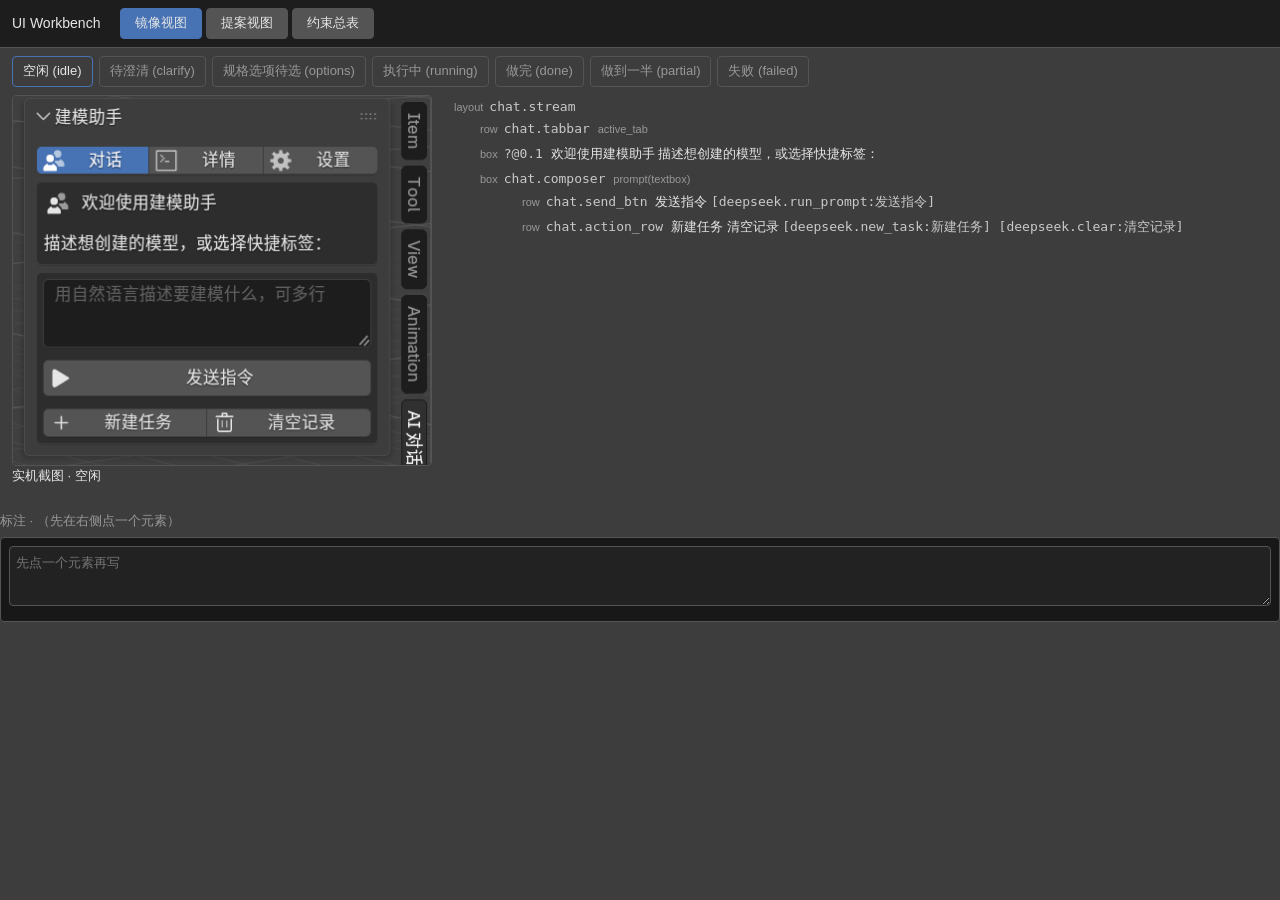
<file: ui_workbench/index.html>
<!DOCTYPE html>
<html lang="zh-CN">
<head>
<meta charset="utf-8">
<title>UI Workbench · blender_deepseek_agent</title>
<link rel="stylesheet" href="style.css">
</head>
<body>
<header>
  <h1>UI Workbench</h1>
  <nav id="views">
    <button data-view="mirror" class="on">镜像视图</button>
    <button data-view="proposal">提案视图</button>
    <button data-view="constraints">约束总表</button>
  </nav>
  <span id="status"></span>
</header>

<!-- 存不了的显式警告。file:// 下 Chrome 把 localStorage 判成 SecurityError，
     方案就只存在内存里；不把这件事顶到页面最上面，用户会以为刷新一下白搭，
     而「保存失败」是静默丢数据里最难受的一种。默认 hidden，脚本确认可用才显示。 -->
<div id="store-warn" hidden></div>

<div id="filmstrip" class="filmstrip"></div>

<section id="view-mirror" class="view">
  <div class="split">
    <div class="shot-pane">
      <img id="shot" alt="实机截图">
      <div id="shot-cap"></div>
    </div>
    <div class="tree-pane">
      <div id="tree"></div>
    </div>
  </div>
  <div id="annot"></div>
</section>

<section id="view-proposal" class="view" hidden>
  <div id="vocab-bar"></div>
  <!-- 两栏：左边是把积木拼起来之后真正长什么样的界面预览，右边是积木列表。
       控件架仍然横跨顶部、降级方案仍然横跨底部——搭界面这件事本身就在
       搭一块板，控件架是零件盒，降级栏是「做不到的东西放这儿」。 -->
  <div class="canvas-split">
    <div class="preview-pane">
      <div class="pane-cap">界面预览（左边这块就是 Blender 侧看到的样子）</div>
      <div id="preview"></div>
    </div>
    <div class="block-pane">
      <div id="canvas"></div>
    </div>
  </div>
  <div id="prop-notes"></div>

  <!-- 把这一版交出去。用户的原话是「不然我调好了怎么告诉你然后落实呢」：
       搭界面这件事到此为止只存在于这个页面里，所以「保存 + 三种导出」不是
       附加功能，是这一层唯一的出口。四样东西各司其职，不合并：
         ui.py   —— 真正能抄进 blender_deepseek_agent/ui.py 的那份草稿
         方案说明 —— 人读（含你的标注原文与「没验证过」的声明）
         方案 JSON —— 以后接着改的完整存档（含三个界面）
       原来的「导出标注」按钮已经被方案 JSON 取代（它带的就是这份数据，
       留着两个含义重叠的按钮只会让人存错文件），所以页眉不再挂它。 -->
  <div id="export-panel">
    <h3>把这一版交出去</h3>
    <div class="scope" id="store-note"></div>
    <div class="rrow" id="export-btns"></div>
    <div class="code-cap">
      生成的 ui.py 片段（草稿，<b>还没在真实 Blender 里验证过</b>；剪贴板不可用时，
      选中这段按 Ctrl+C 一样能拿走）：
    </div>
    <div class="code-stat" id="py-stat"></div>
    <pre id="py-out"></pre>
  </div>
</section>

<section id="view-constraints" class="view" hidden>
  <div class="constraints" id="constraints"></div>
</section>

<script src="data/data.js"></script>
<script src="app.js"></script>
</body>
</html>
</file>
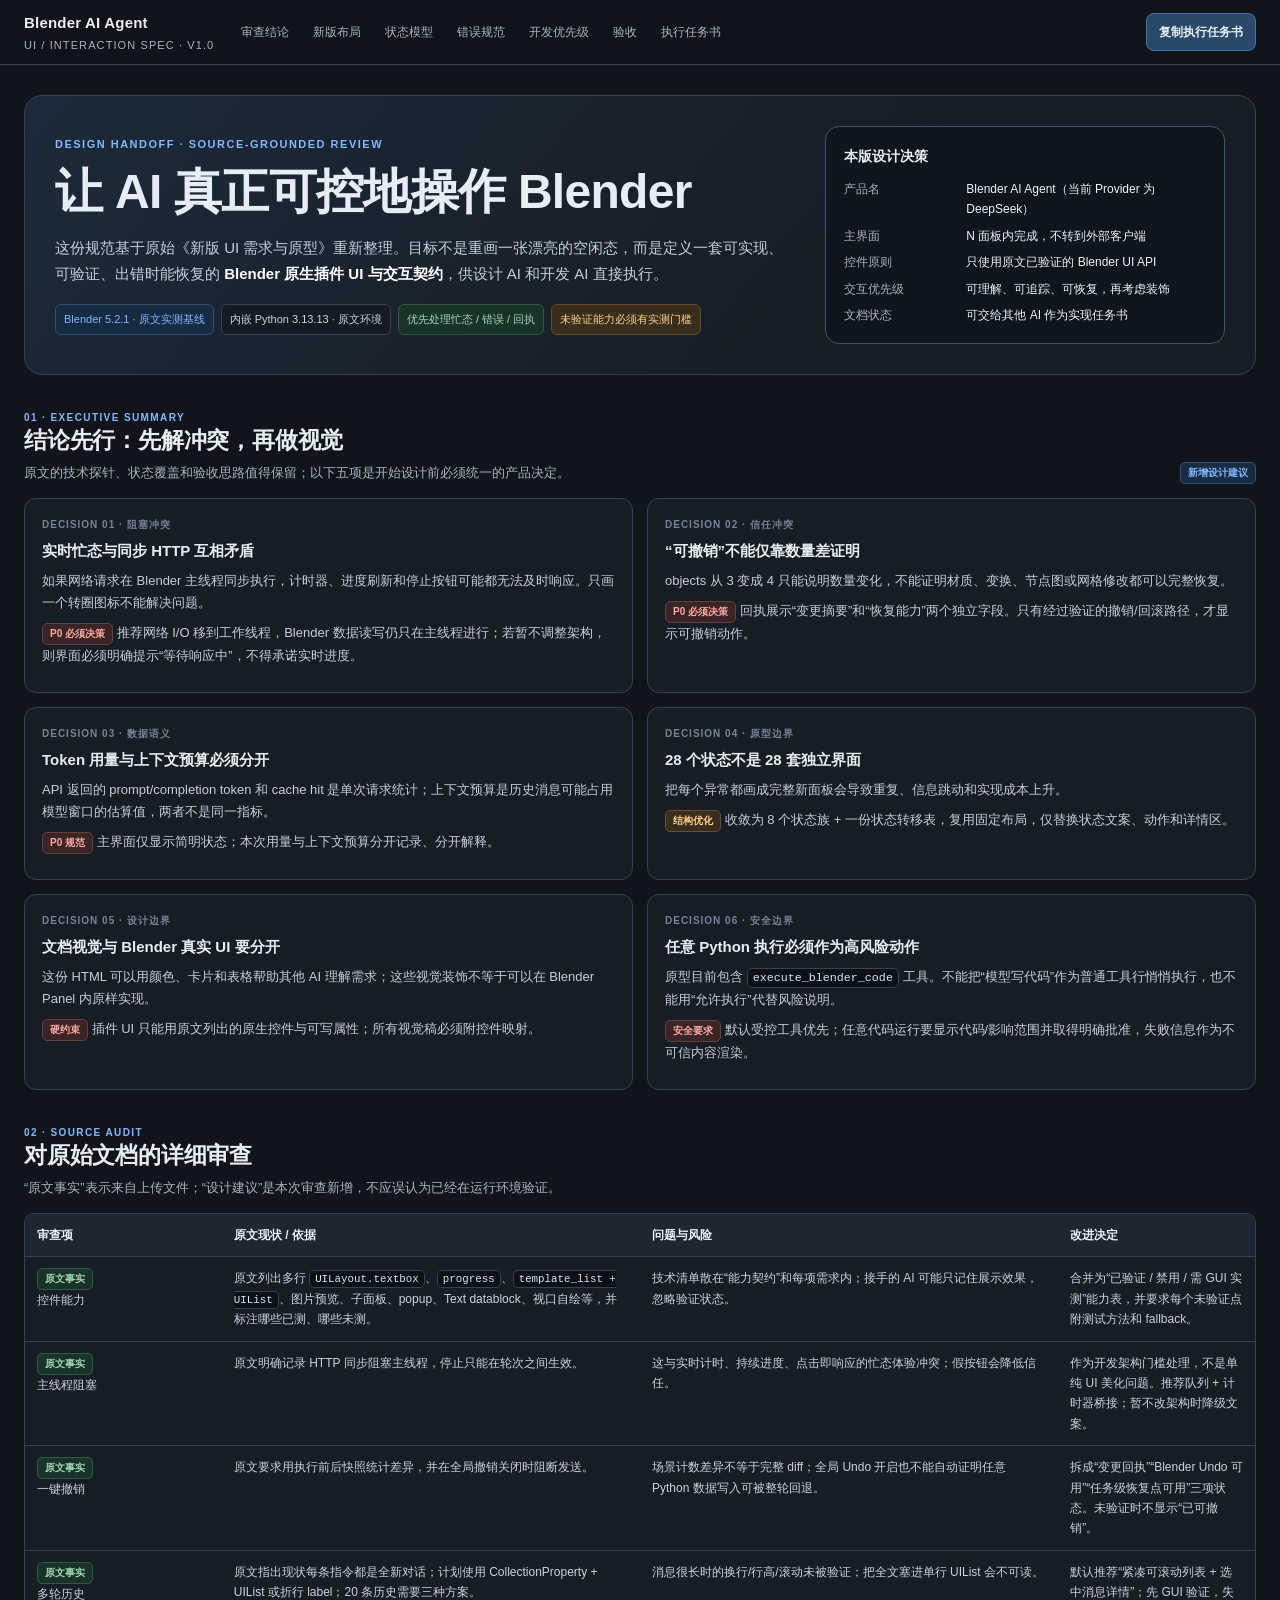
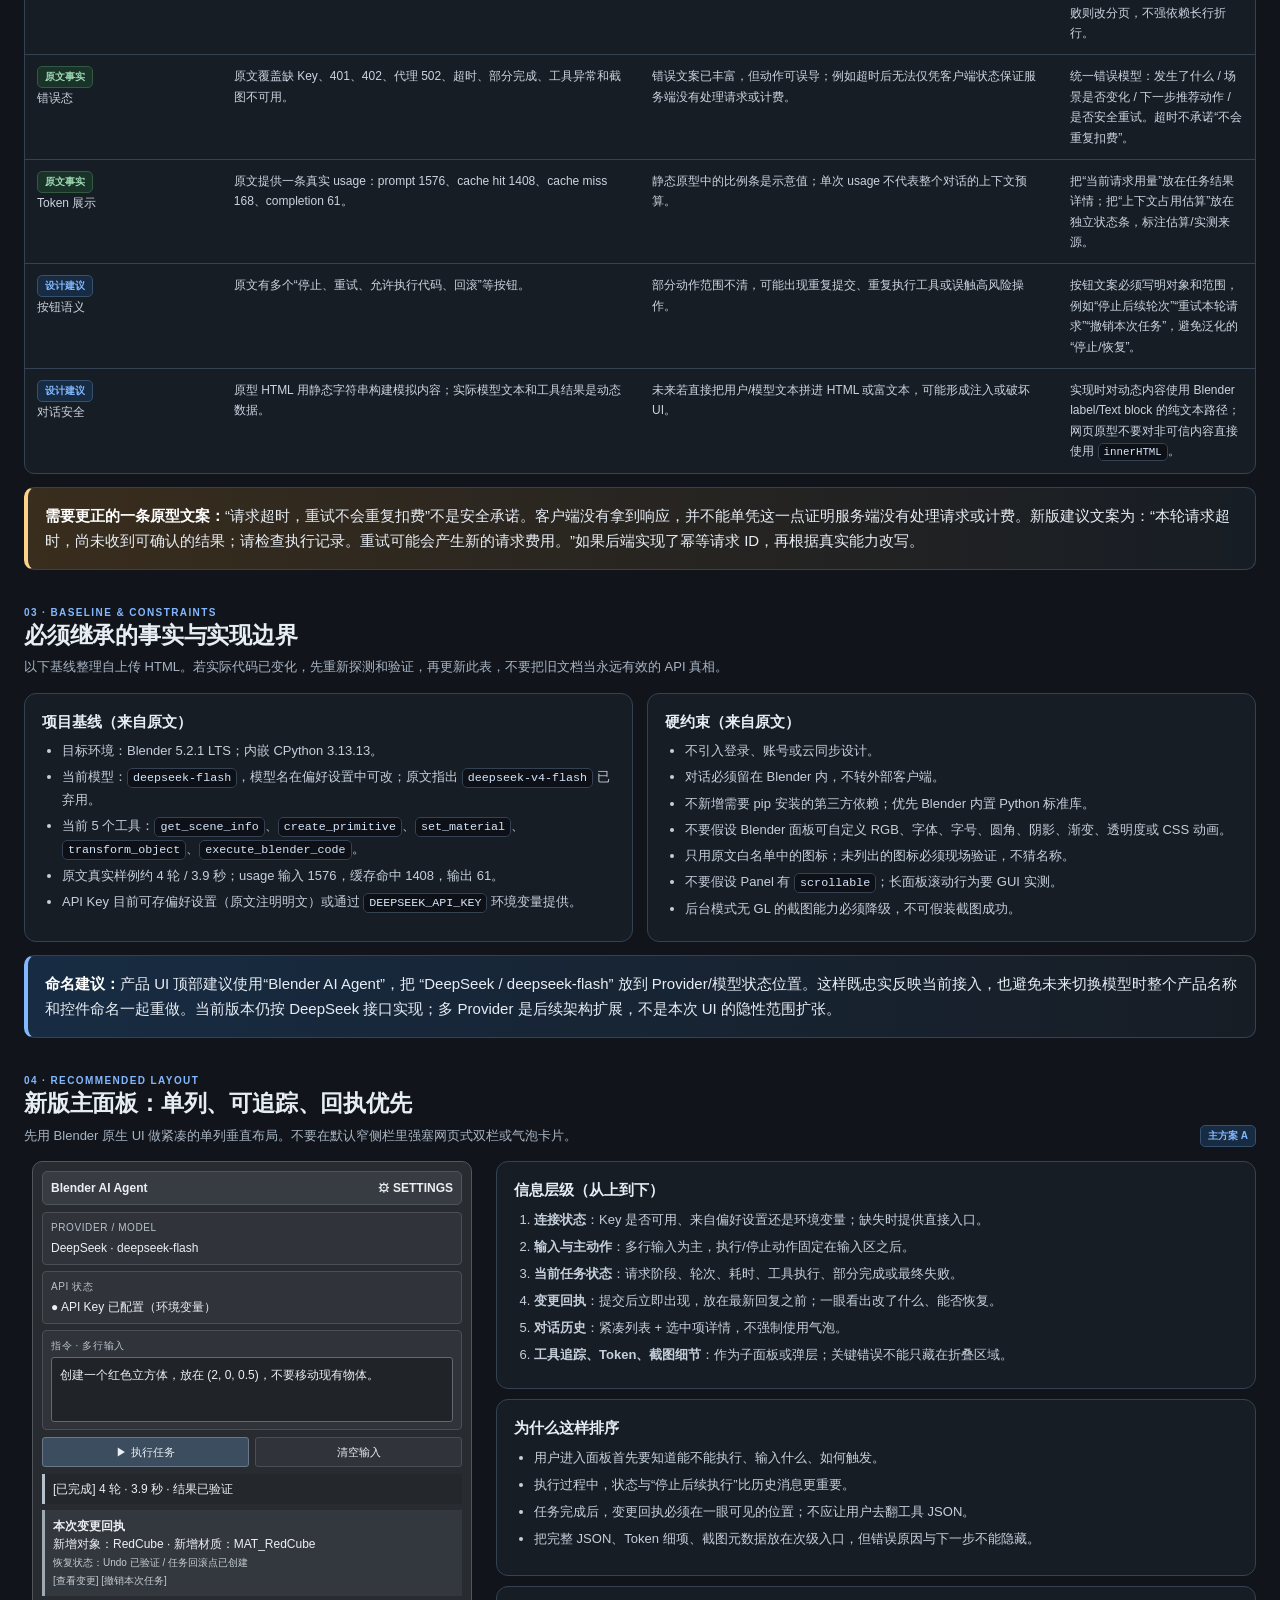
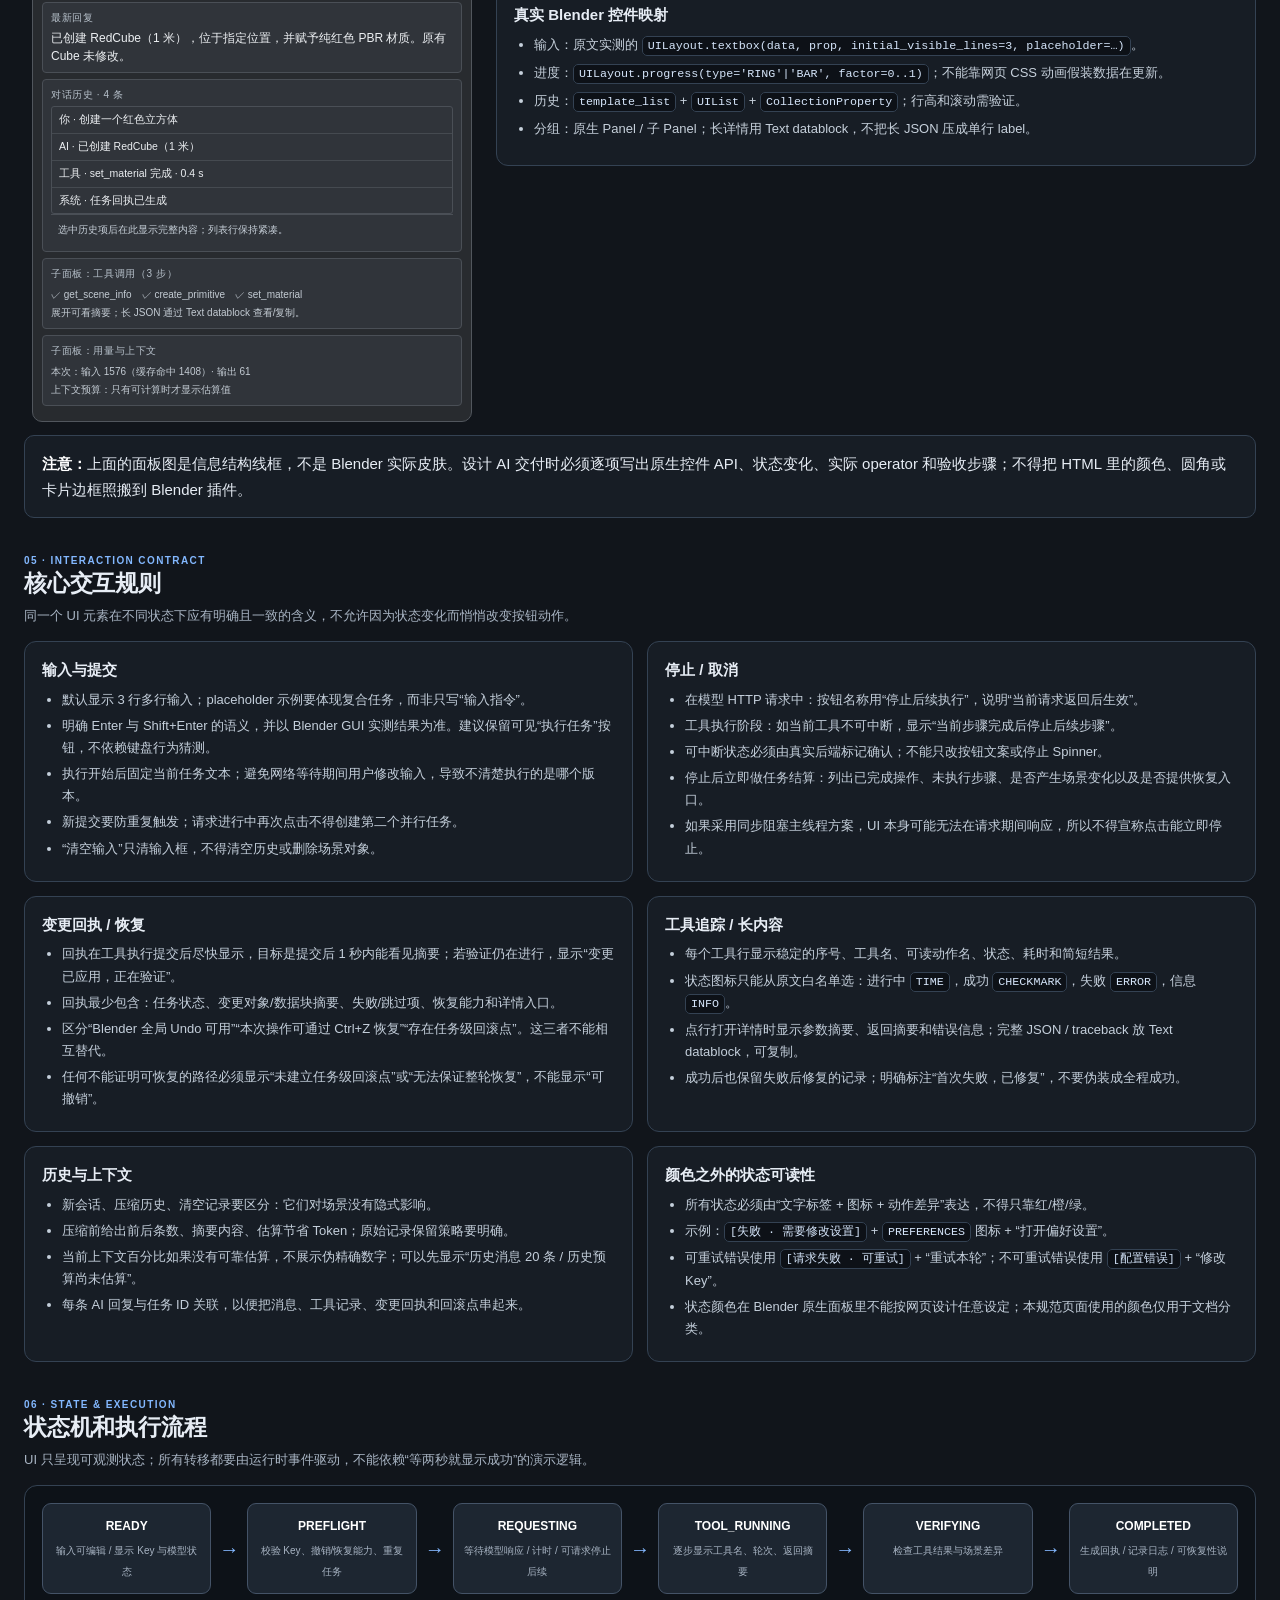
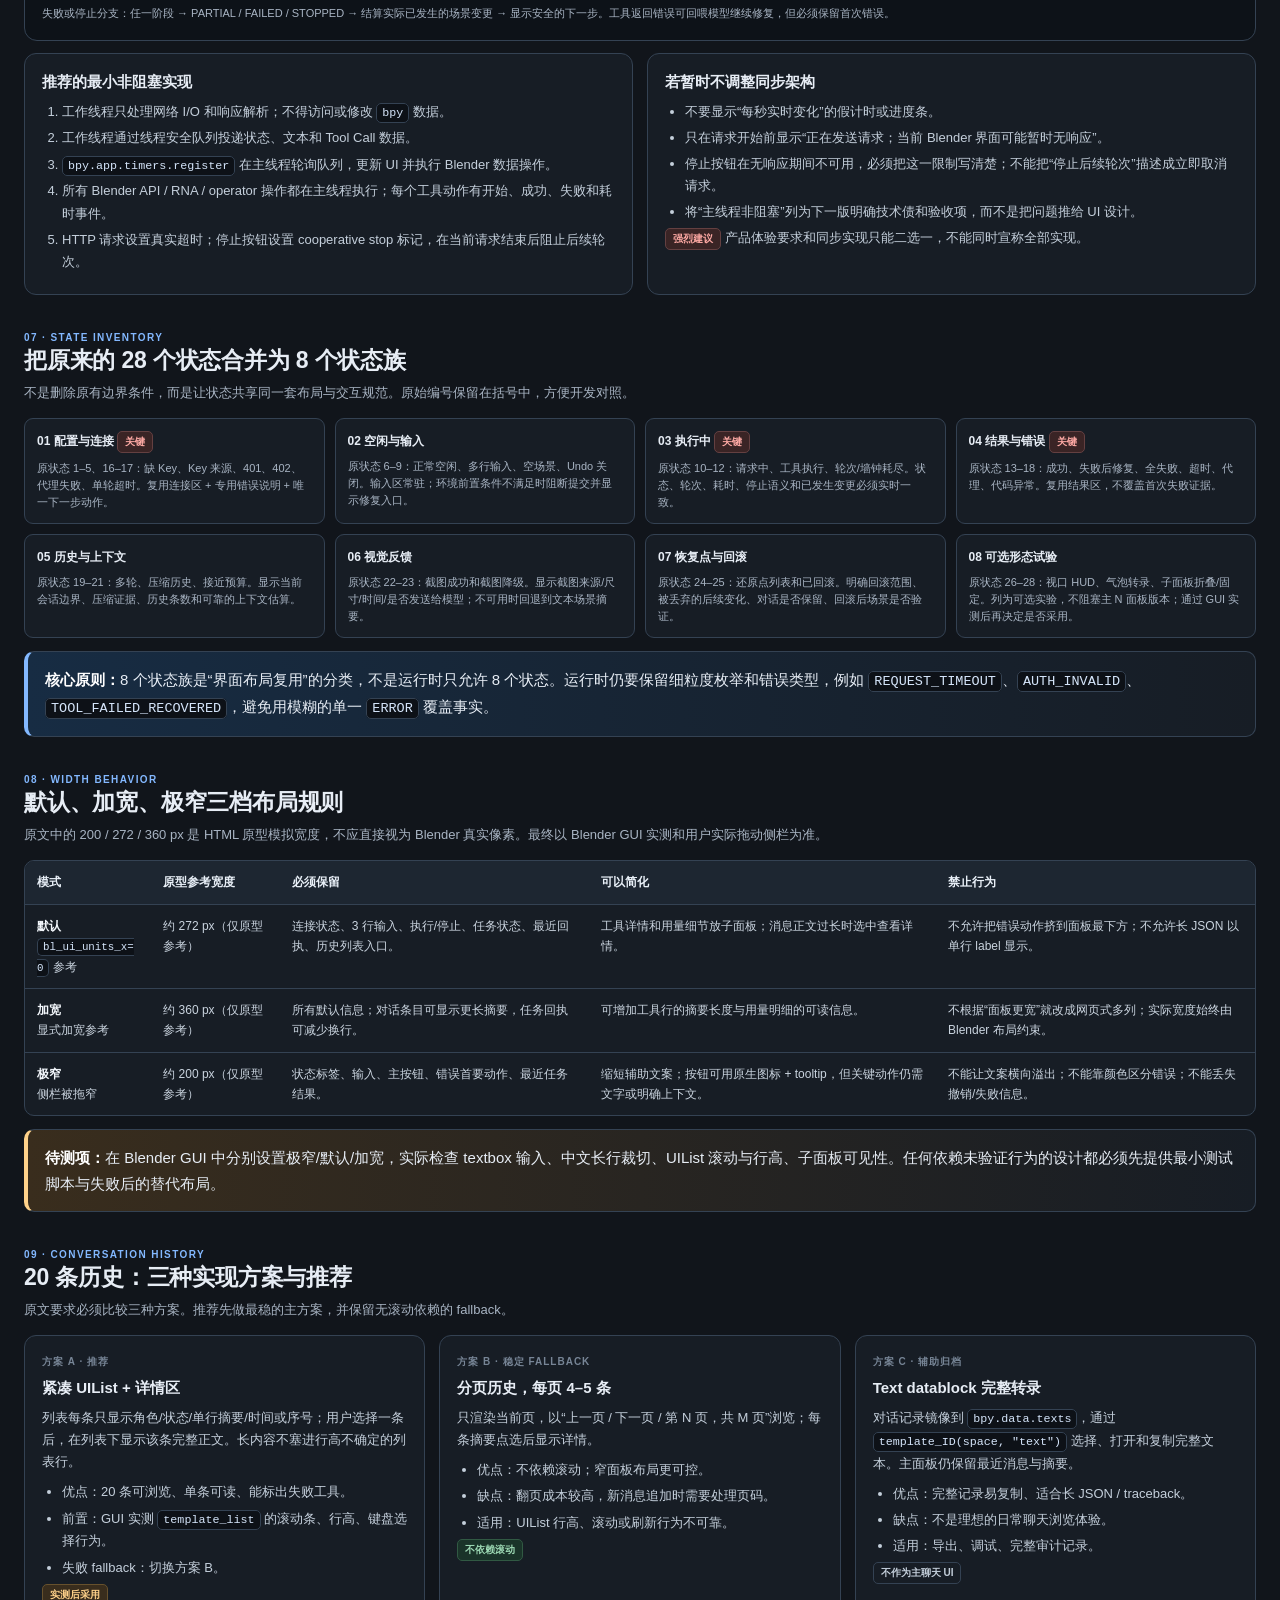
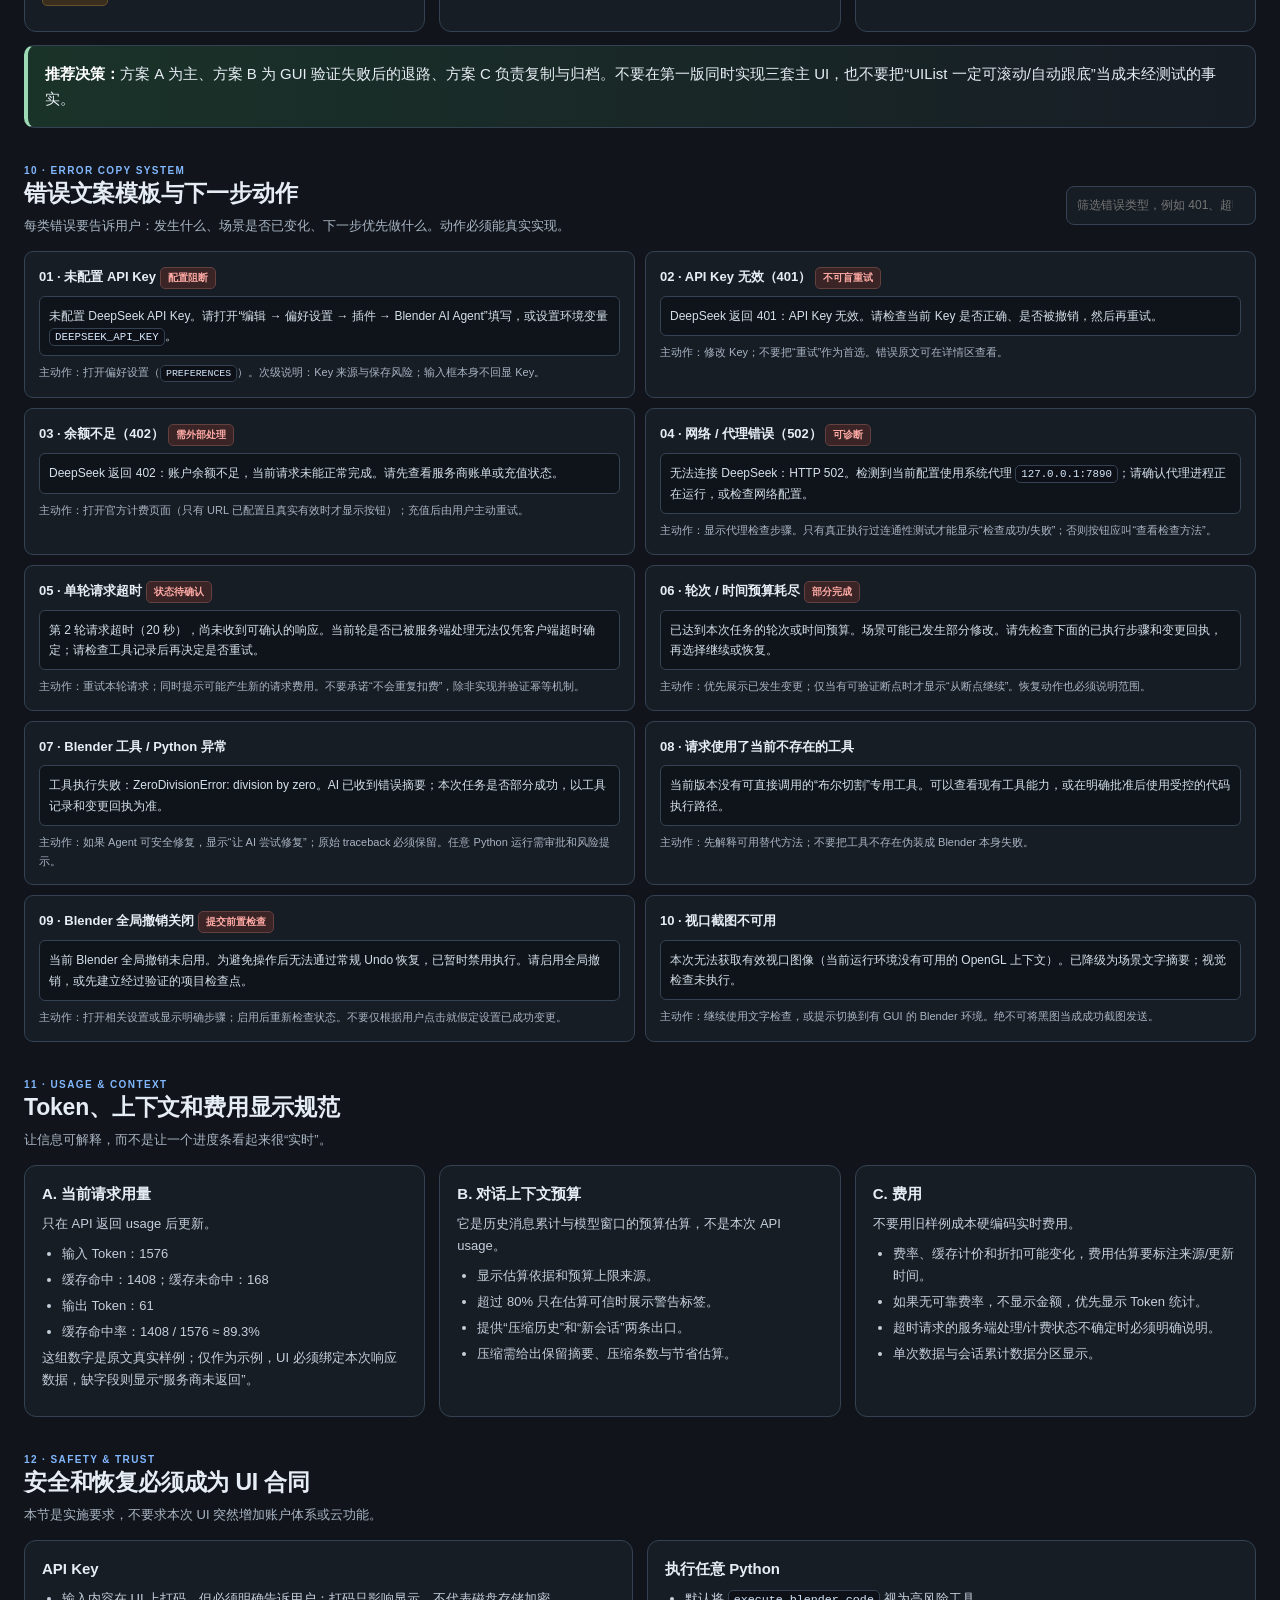
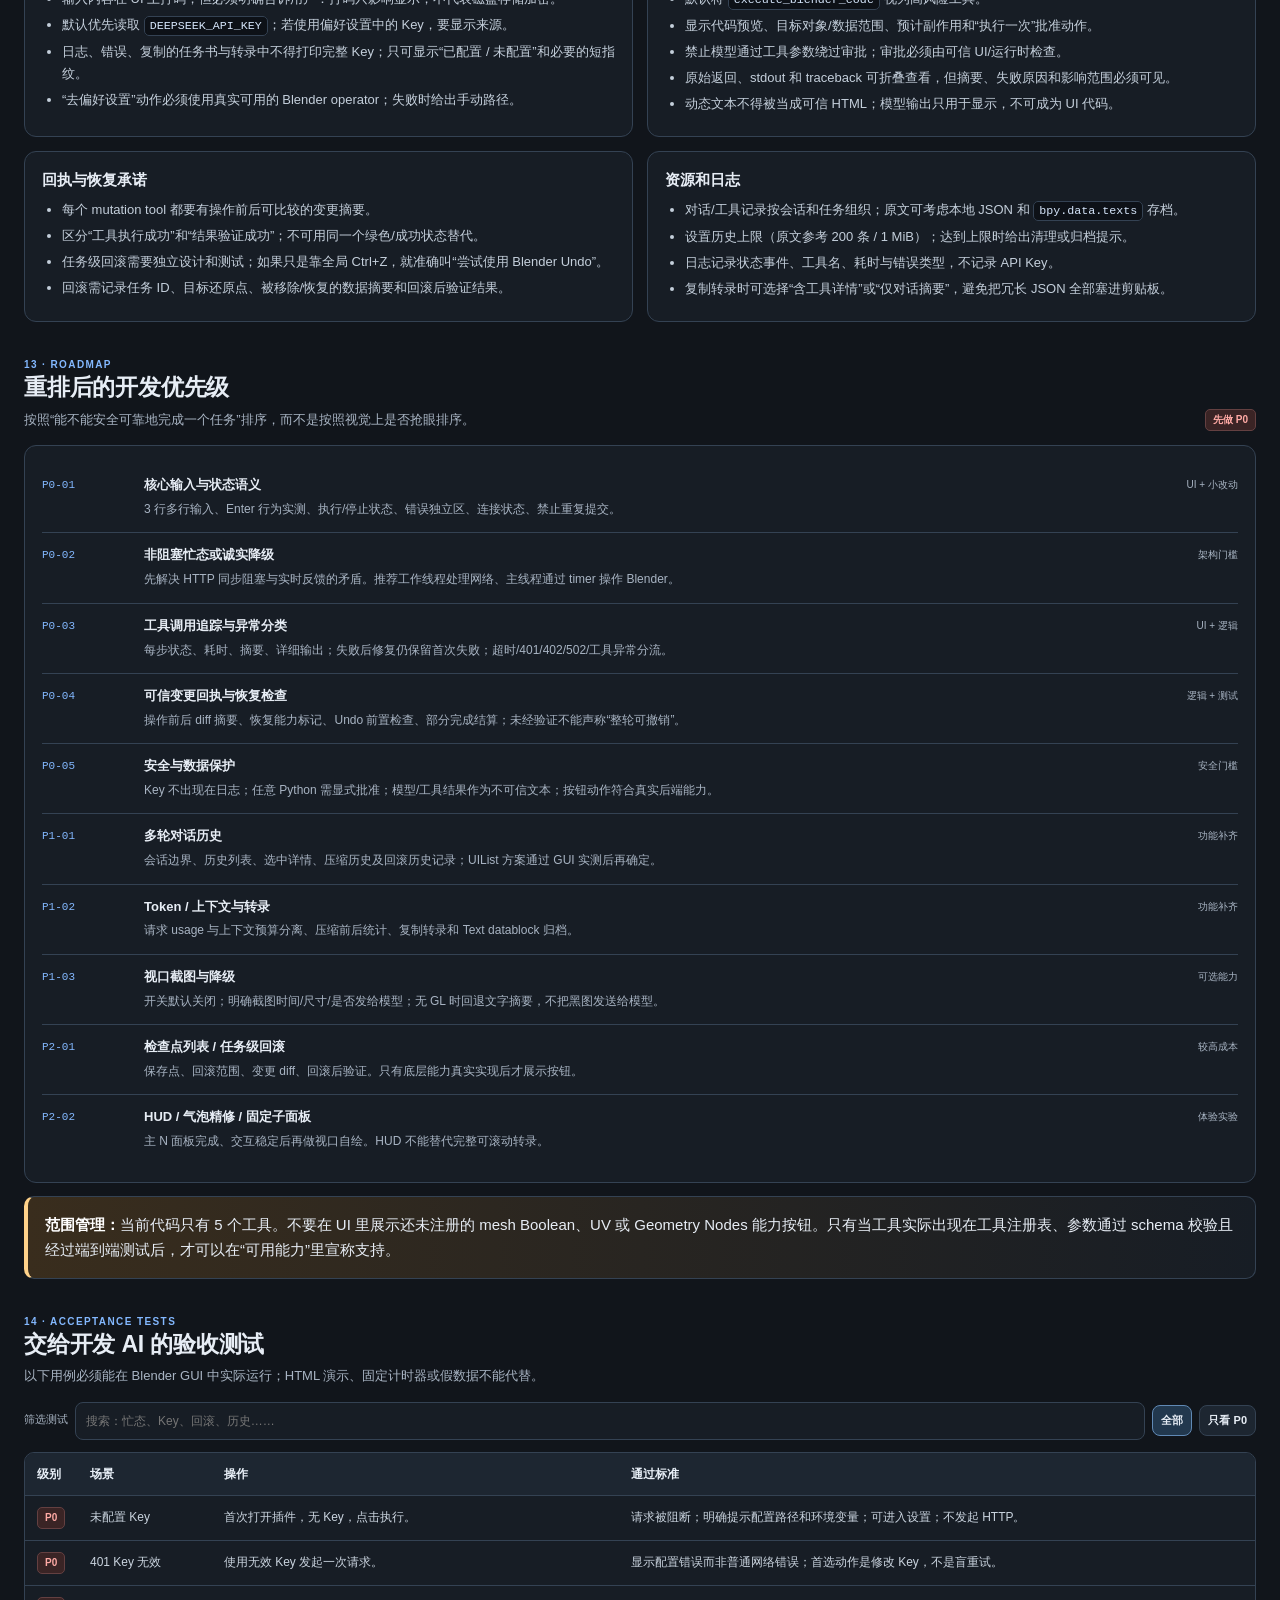
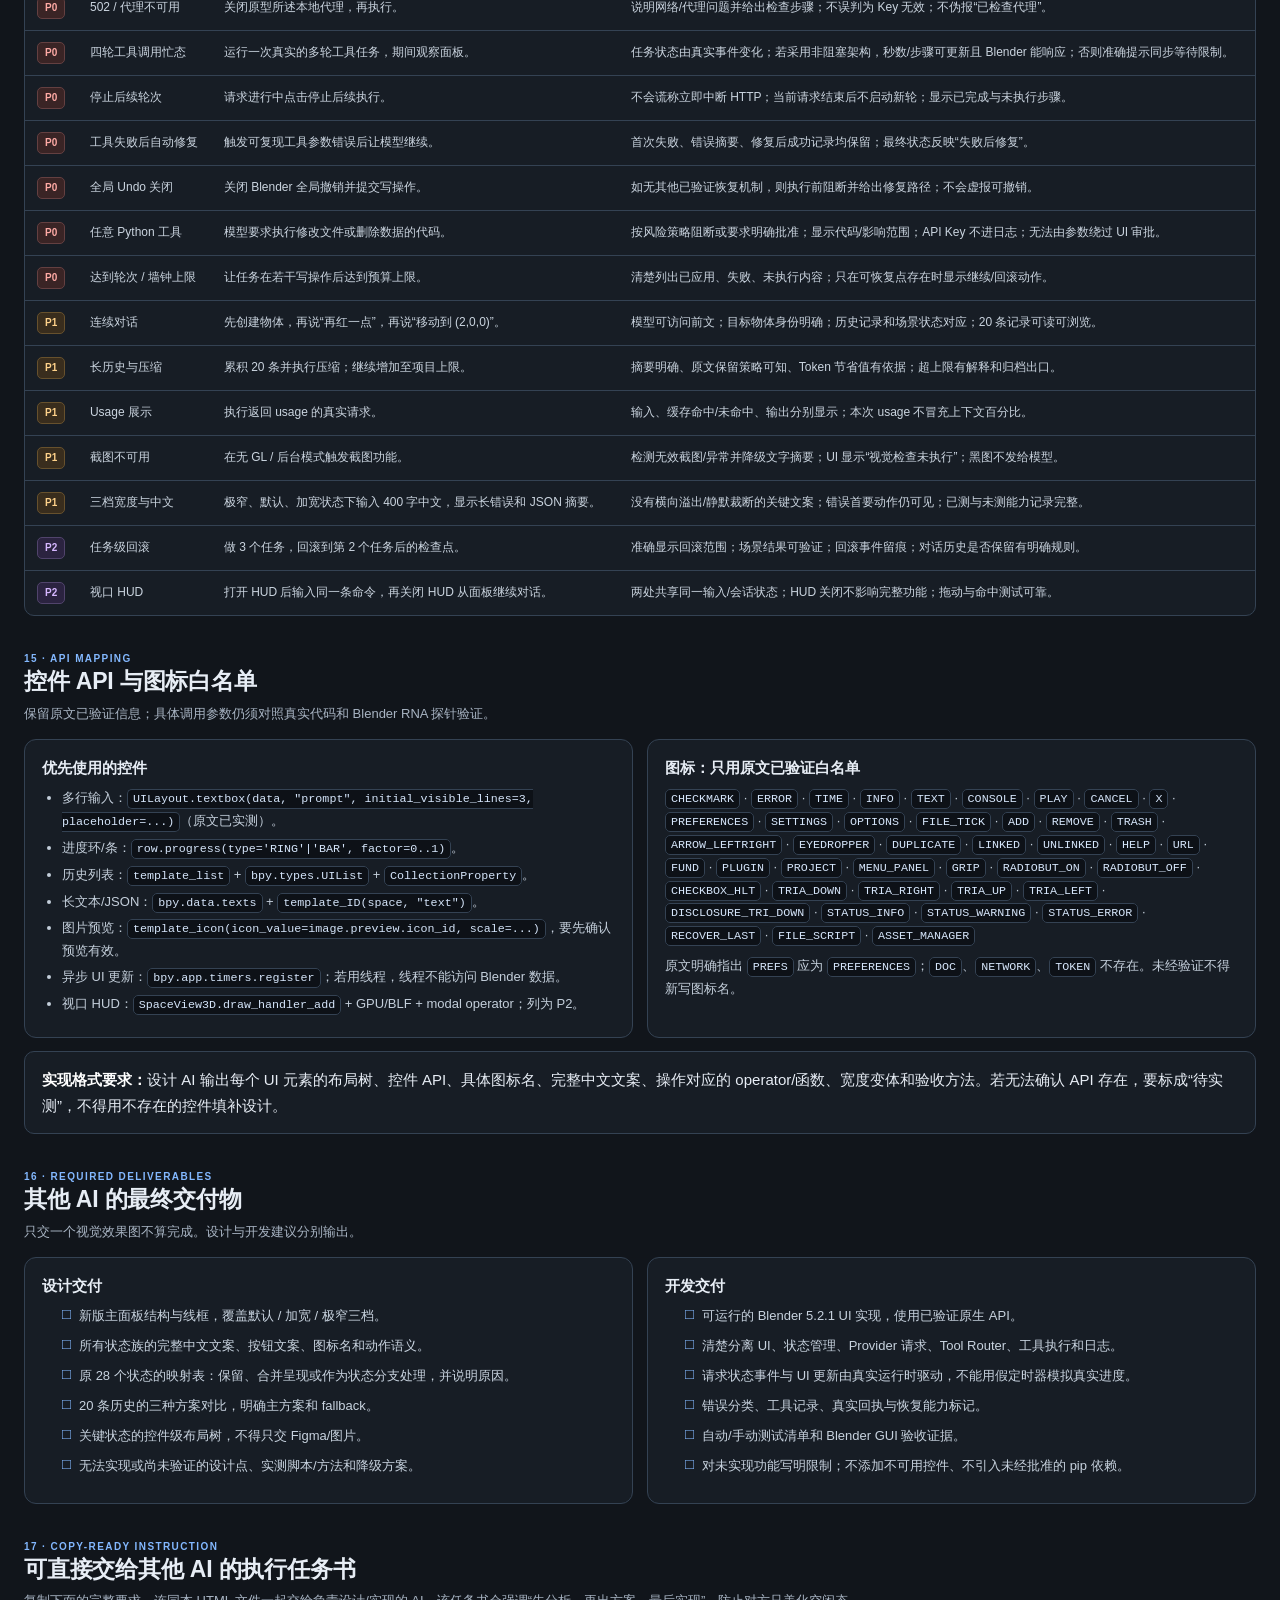
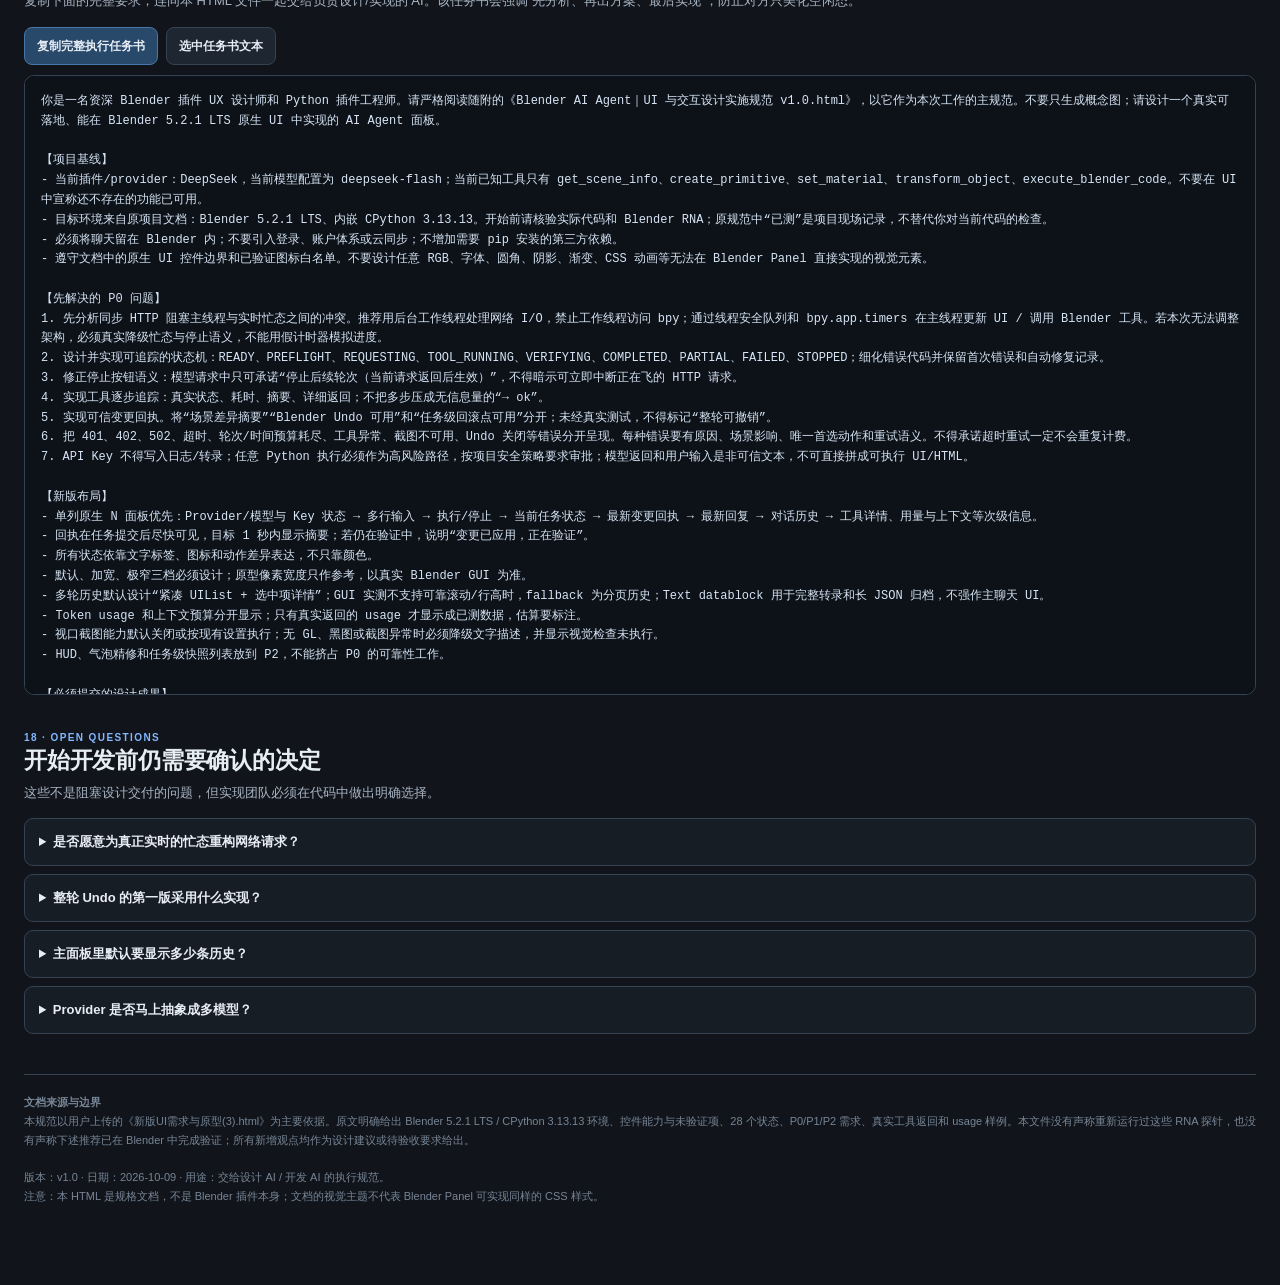
<file: Blender_AI_Agent_UI_交互设计实施规范_v1.0.html>
<!DOCTYPE html>
<html lang="zh-CN">
<head>
<meta charset="utf-8">
<meta name="viewport" content="width=device-width, initial-scale=1">
<meta name="color-scheme" content="dark light">
<title>Blender AI Agent｜UI 与交互设计实施规范 v1.0</title>
<style>
:root{
  --bg:#11151b;--surface:#171d25;--surface2:#1d2631;--surface3:#242f3b;
  --text:#e7edf5;--muted:#a8b4c3;--dim:#778596;--line:#344253;
  --blue:#83b8ff;--bluebg:#172c43;--green:#9dd9b4;--greenbg:#1a3329;
  --amber:#ffd28a;--amberbg:#392d1d;--red:#ffaaa5;--redbg:#3a2425;
  --purple:#d6b7ff;--purplebg:#2b2340;--radius:12px;--max:1440px;
  --mono:ui-monospace,SFMono-Regular,Consolas,"Liberation Mono",monospace;
}
*{box-sizing:border-box}
html{scroll-behavior:smooth;scroll-padding-top:86px}
body{margin:0;background:var(--bg);color:var(--text);font:15px/1.7 -apple-system,BlinkMacSystemFont,"Segoe UI","Microsoft YaHei",sans-serif}
a{color:var(--blue);text-decoration:none}a:hover{text-decoration:underline}
button{font:inherit;cursor:pointer}
code,pre,.mono{font-family:var(--mono)}
code{font-size:.9em;background:#0d1117;border:1px solid var(--line);border-radius:5px;padding:2px 5px;color:#d5e5fa;overflow-wrap:anywhere}
pre{white-space:pre-wrap;overflow-wrap:anywhere}
.topbar{position:sticky;top:0;z-index:20;background:rgba(17,21,27,.95);backdrop-filter:blur(12px);border-bottom:1px solid var(--line)}
.topbar-in{max-width:var(--max);margin:auto;padding:10px 24px;display:flex;align-items:center;gap:18px}
.brand{font-weight:750;letter-spacing:.2px;white-space:nowrap}.brand small{display:block;color:var(--muted);font-size:11px;font-weight:500;letter-spacing:1.1px;text-transform:uppercase}
.nav{display:flex;gap:6px;align-items:center;flex:1;overflow:auto;white-space:nowrap}.nav a{font-size:12px;color:var(--muted);padding:7px 9px;border-radius:7px}.nav a:hover{color:var(--text);background:var(--surface2);text-decoration:none}
.btn{border:1px solid var(--line);background:var(--surface2);color:var(--text);border-radius:8px;padding:8px 12px;font-size:12px;font-weight:650;white-space:nowrap}.btn:hover{background:var(--surface3)}.btn.primary{background:#29496b;border-color:#4776a8}.btn.primary:hover{background:#345b84}.btn.ghost{background:transparent}.btn.small{padding:5px 8px;font-size:11px}
main{max-width:var(--max);margin:auto;padding:30px 24px 80px}
.hero{display:grid;grid-template-columns:minmax(0,1.3fr) minmax(280px,.7fr);gap:28px;align-items:center;padding:30px;border:1px solid var(--line);border-radius:18px;background:linear-gradient(130deg,#1c2a39,#171d25 65%);}
.kicker{font-size:11px;letter-spacing:1.5px;text-transform:uppercase;color:var(--blue);font-weight:750}.hero h1{font-size:clamp(30px,4vw,48px);line-height:1.15;margin:10px 0 16px;letter-spacing:-.7px}.hero p{max-width:840px;color:#c5d0dc;margin:0}.hero p strong{color:#fff}.hero-side{background:rgba(8,13,19,.48);border:1px solid #425468;border-radius:14px;padding:18px}.hero-side h3{margin:0 0 10px;font-size:14px}.chips{display:flex;flex-wrap:wrap;gap:7px;margin-top:18px}.chip{font-size:11px;padding:5px 8px;border-radius:6px;border:1px solid var(--line);background:#151b23;color:#cbd7e5}.chip.blue{color:var(--blue);background:var(--bluebg);border-color:#35516d}.chip.green{color:var(--green);background:var(--greenbg);border-color:#315943}.chip.amber{color:var(--amber);background:var(--amberbg);border-color:#624c2b}.hero-side dl{display:grid;grid-template-columns:110px 1fr;gap:6px 12px;margin:0;font-size:12px}.hero-side dt{color:var(--muted)}.hero-side dd{margin:0;color:#edf3fa}
.section{margin-top:34px}.section-head{display:flex;align-items:flex-end;justify-content:space-between;gap:16px;margin-bottom:14px}.section-head h2{font-size:23px;line-height:1.3;margin:0;letter-spacing:-.2px}.section-head p{margin:6px 0 0;color:var(--muted);font-size:13px;max-width:900px}.eyebrow{color:var(--blue);font-size:10px;letter-spacing:1.4px;font-weight:800;text-transform:uppercase}
.grid{display:grid;grid-template-columns:repeat(3,minmax(0,1fr));gap:14px}.grid.two{grid-template-columns:repeat(2,minmax(0,1fr))}.grid.four{grid-template-columns:repeat(4,minmax(0,1fr))}
.card{border:1px solid var(--line);border-radius:var(--radius);background:var(--surface);padding:17px;min-width:0}.card h3{font-size:15px;line-height:1.45;margin:0 0 8px}.card p{font-size:13px;color:#c4cfdb;margin:0 0 8px}.card ul,.card ol{margin:8px 0 0;padding-left:20px;color:#c4cfdb;font-size:13px}.card li{margin:4px 0}.card .meta{font-size:10px;letter-spacing:1px;text-transform:uppercase;color:var(--dim);font-weight:800;margin-bottom:7px}
.callout{padding:15px 17px;border-radius:10px;border:1px solid var(--line);background:var(--surface);margin:13px 0}.callout strong{color:#fff}.callout.critical{border-left:4px solid var(--red);background:linear-gradient(90deg,var(--redbg),var(--surface))}.callout.decision{border-left:4px solid var(--blue);background:linear-gradient(90deg,var(--bluebg),var(--surface))}.callout.warn{border-left:4px solid var(--amber);background:linear-gradient(90deg,var(--amberbg),var(--surface))}.callout.success{border-left:4px solid var(--green);background:linear-gradient(90deg,var(--greenbg),var(--surface))}.callout p{margin:4px 0 0;color:#cad4df;font-size:13px}
.pill{display:inline-block;padding:3px 7px;border-radius:5px;border:1px solid var(--line);font-size:10px;line-height:1.4;font-weight:750;white-space:nowrap}.p0{color:var(--red);background:var(--redbg);border-color:#644041}.p1{color:var(--amber);background:var(--amberbg);border-color:#67512d}.p2{color:var(--purple);background:var(--purplebg);border-color:#51446c}.fact{color:var(--green);background:var(--greenbg);border-color:#315943}.proposal{color:var(--blue);background:var(--bluebg);border-color:#35516d}.unverified{color:var(--amber);background:var(--amberbg);border-color:#67512d}
.table-wrap{overflow:auto;border:1px solid var(--line);border-radius:10px;background:var(--surface)}table{width:100%;border-collapse:collapse;font-size:12px;min-width:760px}th,td{padding:11px 12px;border-bottom:1px solid var(--line);vertical-align:top;text-align:left}th{background:var(--surface2);font-weight:750;color:#e9f0f8;position:sticky;top:0}td{color:#cad4df}tr:last-child td{border-bottom:0}td strong{color:#f3f7fc}
.diagram{background:#0d1218;border:1px solid var(--line);border-radius:13px;padding:17px;overflow:auto}.flow{display:flex;align-items:stretch;gap:8px;min-width:790px}.flow .node{flex:1;min-width:105px;background:var(--surface2);border:1px solid #445367;border-radius:9px;padding:12px 10px;text-align:center;font-size:12px}.flow .node b{display:block;color:#fff;margin-bottom:4px}.flow .node span{font-size:10px;color:var(--muted)}.flow .arrow{align-self:center;color:var(--blue);font-size:20px}.diagram-note{font-size:11px;color:var(--muted);margin:10px 0 0}
.wireframe-wrap{display:grid;grid-template-columns:minmax(260px,.75fr) minmax(0,1.25fr);gap:16px;align-items:start}.wireframe{background:#282b2f;border:1px solid #51565d;border-radius:10px;padding:9px;color:#eceff2;max-width:440px;margin:auto;font-size:12px;line-height:1.5}.wf-head{display:flex;align-items:center;justify-content:space-between;padding:7px 8px;background:#373c42;border:1px solid #4e555d;border-radius:5px;margin-bottom:7px;font-weight:700}.wf-row{padding:7px 8px;border:1px solid #4a4f56;border-radius:4px;margin:6px 0;background:#30343a}.wf-label{font-size:10px;color:#b7c1cb;text-transform:uppercase;letter-spacing:.6px;margin-bottom:4px}.wf-input{min-height:65px;border:1px solid #626971;border-radius:3px;background:#202328;padding:8px;white-space:pre-wrap}.wf-buttons{display:flex;gap:6px;margin:7px 0}.wf-btn{flex:1;text-align:center;padding:6px;border:1px solid #687888;background:#3b4d5f;border-radius:3px;font-size:11px}.wf-btn.muted{background:#30343a;border-color:#4a4f56}.wf-status{padding:6px 8px;border-left:3px solid #b7c1cb;background:#24282d;margin:6px 0}.wf-receipt{padding:7px 8px;border-left:3px solid #9fa9b2;background:#33383e;margin:6px 0}.wf-small{font-size:10px;color:#c3cbd3}.wf-list{border:1px solid #4a4f56;border-radius:3px}.wf-item{padding:5px 7px;border-bottom:1px solid #454a50;font-size:10.5px}.wf-item:last-child{border-bottom:0}.wf-detail{padding:7px;font-size:10px;color:#c5ced7;border-top:1px solid #4a4f56}
.wire-notes h3{margin:0 0 8px}.wire-notes ul{margin:8px 0;padding-left:20px;color:#c6d0db;font-size:13px}.wire-notes li{margin:5px 0}.wire-notes .card{margin-bottom:10px}
.state-groups{display:grid;grid-template-columns:repeat(4,minmax(0,1fr));gap:10px}.state-group{border:1px solid var(--line);border-radius:9px;padding:12px;background:var(--surface)}.state-group h3{font-size:12px;margin:0 0 7px}.state-group p{font-size:11px;line-height:1.55;margin:0;color:var(--muted)}
.filterbar{display:flex;gap:7px;flex-wrap:wrap;align-items:center;margin:10px 0 12px}.filterbar input{flex:1;min-width:190px;background:var(--surface);color:var(--text);border:1px solid var(--line);border-radius:8px;padding:8px 10px;font:inherit;font-size:12px}.filterbar button.active{border-color:#6089b5;background:#22384e}
.error-grid{display:grid;grid-template-columns:repeat(2,minmax(0,1fr));gap:10px}.error-card{border:1px solid var(--line);border-radius:9px;background:var(--surface);padding:14px}.error-card h3{font-size:13px;margin:0 0 7px}.error-card .copy{font-size:12px;color:#d5dfea;background:#0f141a;border:1px solid var(--line);border-radius:6px;padding:9px;margin:7px 0}.error-card .next{font-size:11px;color:var(--muted)}
.codebox{background:#0d1218;border:1px solid var(--line);border-radius:10px;padding:14px;overflow:auto}.codebox pre{margin:0;font-size:12px;line-height:1.65;color:#d7e2ee;min-width:560px}
.checklist{list-style:none;margin:0;padding:0}.checklist li{display:flex;gap:8px;margin:8px 0;font-size:13px;color:#c8d3df}.checklist li:before{content:"□";font-family:var(--mono);color:var(--blue);font-size:15px;line-height:1.4}
.phase{display:grid;grid-template-columns:90px 1fr 80px;gap:12px;align-items:start;padding:13px 0;border-bottom:1px solid var(--line)}.phase:last-child{border-bottom:0}.phase .tag{font:11px var(--mono);color:var(--blue);padding-top:3px}.phase h3{font-size:13px;margin:0 0 4px}.phase p{font-size:12px;color:var(--muted);margin:0}.phase .gate{font-size:10px;color:var(--muted);text-align:right}
.prompt-box{position:relative}.prompt-box pre{max-height:620px;overflow:auto;line-height:1.65;font-size:12px;margin:0;padding:16px;border:1px solid var(--line);border-radius:10px;background:#0d1218;color:#d6e4f5;white-space:pre-wrap;overflow-wrap:anywhere}.prompt-actions{display:flex;gap:8px;flex-wrap:wrap;margin-bottom:10px}
.faq details{background:var(--surface);border:1px solid var(--line);border-radius:9px;padding:12px 14px;margin:8px 0}.faq summary{cursor:pointer;font-size:13px;font-weight:700}.faq details p{color:#c6d0db;font-size:12px;margin:10px 0 0}.foot{margin-top:40px;padding-top:18px;border-top:1px solid var(--line);color:var(--dim);font-size:11px}
#toast{position:fixed;bottom:18px;left:50%;transform:translateX(-50%);z-index:30;background:#243c53;color:#fff;border:1px solid #4c6e91;border-radius:8px;padding:9px 13px;font-size:12px;opacity:0;pointer-events:none;transition:opacity .15s}#toast.show{opacity:1}
@media(max-width:1000px){.hero{grid-template-columns:1fr}.grid.four,.state-groups{grid-template-columns:repeat(2,minmax(0,1fr))}.wireframe-wrap{grid-template-columns:1fr 1fr}.nav a{font-size:11px;padding:6px}}
@media(max-width:720px){.topbar-in{padding:9px 13px;gap:10px}.brand{font-size:12px}.brand small{display:none}.nav{display:none}main{padding:16px 12px 50px}.hero{padding:20px;gap:18px}.hero h1{font-size:30px}.section-head{display:block}.grid,.grid.two,.grid.four,.state-groups,.wireframe-wrap,.error-grid{grid-template-columns:1fr}.phase{grid-template-columns:68px 1fr}.phase .gate{grid-column:2;text-align:left}.hero-side dl{grid-template-columns:90px 1fr}.btn{padding:7px 9px}.topbar .btn{margin-left:auto}}
@media print{.topbar,.btn,.filterbar,#toast{display:none!important}body{background:white;color:#151515}.hero,.card,.callout,.table-wrap,.state-group,.error-card,.faq details,.diagram,.codebox,.prompt-box pre{background:white!important;color:#151515!important;border-color:#aaa!important;break-inside:avoid}.hero p,.card p,.card li,.callout p,td,.state-group p,.error-card .next{color:#333!important}a{color:#155da8}main{max-width:none;padding:0}.section{break-inside:avoid}}
</style>
</head>
<body>
<div class="topbar"><div class="topbar-in">
  <div class="brand">Blender AI Agent <small>UI / INTERACTION SPEC · V1.0</small></div>
  <nav class="nav" aria-label="文档导航">
    <a href="#audit">审查结论</a><a href="#layout">新版布局</a><a href="#states">状态模型</a><a href="#errors">错误规范</a><a href="#priority">开发优先级</a><a href="#acceptance">验收</a><a href="#handoff">执行任务书</a>
  </nav>
  <button class="btn primary" id="copyTop">复制执行任务书</button>
</div></div>
<main>
<header class="hero">
  <div>
    <div class="kicker">Design handoff · source-grounded review</div>
    <h1>让 AI 真正可控地操作 Blender</h1>
    <p>这份规范基于原始《新版 UI 需求与原型》重新整理。目标不是重画一张漂亮的空闲态，而是定义一套可实现、可验证、出错时能恢复的 <strong>Blender 原生插件 UI 与交互契约</strong>，供设计 AI 和开发 AI 直接执行。</p>
    <div class="chips"><span class="chip blue">Blender 5.2.1 · 原文实测基线</span><span class="chip">内嵌 Python 3.13.13 · 原文环境</span><span class="chip green">优先处理忙态 / 错误 / 回执</span><span class="chip amber">未验证能力必须有实测门槛</span></div>
  </div>
  <aside class="hero-side">
    <h3>本版设计决策</h3>
    <dl>
      <dt>产品名</dt><dd>Blender AI Agent（当前 Provider 为 DeepSeek）</dd>
      <dt>主界面</dt><dd>N 面板内完成，不转到外部客户端</dd>
      <dt>控件原则</dt><dd>只使用原文已验证的 Blender UI API</dd>
      <dt>交互优先级</dt><dd>可理解、可追踪、可恢复，再考虑装饰</dd>
      <dt>文档状态</dt><dd>可交给其他 AI 作为实现任务书</dd>
    </dl>
  </aside>
</header>

<section class="section" id="summary">
  <div class="section-head"><div><div class="eyebrow">01 · Executive summary</div><h2>结论先行：先解冲突，再做视觉</h2><p>原文的技术探针、状态覆盖和验收思路值得保留；以下五项是开始设计前必须统一的产品决定。</p></div><span class="pill proposal">新增设计建议</span></div>
  <div class="grid two">
    <article class="card"><div class="meta">Decision 01 · 阻塞冲突</div><h3>实时忙态与同步 HTTP 互相矛盾</h3><p>如果网络请求在 Blender 主线程同步执行，计时器、进度刷新和停止按钮可能都无法及时响应。只画一个转圈图标不能解决问题。</p><p><span class="pill p0">P0 必须决策</span> 推荐网络 I/O 移到工作线程，Blender 数据读写仍只在主线程进行；若暂不调整架构，则界面必须明确提示“等待响应中”，不得承诺实时进度。</p></article>
    <article class="card"><div class="meta">Decision 02 · 信任冲突</div><h3>“可撤销”不能仅靠数量差证明</h3><p>objects 从 3 变成 4 只能说明数量变化，不能证明材质、变换、节点图或网格修改都可以完整恢复。</p><p><span class="pill p0">P0 必须决策</span> 回执展示“变更摘要”和“恢复能力”两个独立字段。只有经过验证的撤销/回滚路径，才显示可撤销动作。</p></article>
    <article class="card"><div class="meta">Decision 03 · 数据语义</div><h3>Token 用量与上下文预算必须分开</h3><p>API 返回的 prompt/completion token 和 cache hit 是单次请求统计；上下文预算是历史消息可能占用模型窗口的估算值，两者不是同一指标。</p><p><span class="pill p0">P0 规范</span> 主界面仅显示简明状态；本次用量与上下文预算分开记录、分开解释。</p></article>
    <article class="card"><div class="meta">Decision 04 · 原型边界</div><h3>28 个状态不是 28 套独立界面</h3><p>把每个异常都画成完整新面板会导致重复、信息跳动和实现成本上升。</p><p><span class="pill p1">结构优化</span> 收敛为 8 个状态族 + 一份状态转移表，复用固定布局，仅替换状态文案、动作和详情区。</p></article>
    <article class="card"><div class="meta">Decision 05 · 设计边界</div><h3>文档视觉与 Blender 真实 UI 要分开</h3><p>这份 HTML 可以用颜色、卡片和表格帮助其他 AI 理解需求；这些视觉装饰不等于可以在 Blender Panel 内原样实现。</p><p><span class="pill p0">硬约束</span> 插件 UI 只能用原文列出的原生控件与可写属性；所有视觉稿必须附控件映射。</p></article>
    <article class="card"><div class="meta">Decision 06 · 安全边界</div><h3>任意 Python 执行必须作为高风险动作</h3><p>原型目前包含 <code>execute_blender_code</code> 工具。不能把“模型写代码”作为普通工具行悄悄执行，也不能用“允许执行”代替风险说明。</p><p><span class="pill p0">安全要求</span> 默认受控工具优先；任意代码运行要显示代码/影响范围并取得明确批准，失败信息作为不可信内容渲染。</p></article>
  </div>
</section>

<section class="section" id="audit">
  <div class="section-head"><div><div class="eyebrow">02 · Source audit</div><h2>对原始文档的详细审查</h2><p>“原文事实”表示来自上传文件；“设计建议”是本次审查新增，不应误认为已经在运行环境验证。</p></div></div>
  <div class="table-wrap"><table>
    <thead><tr><th style="width:16%">审查项</th><th style="width:34%">原文现状 / 依据</th><th style="width:34%">问题与风险</th><th style="width:16%">改进决定</th></tr></thead>
    <tbody>
      <tr><td><span class="pill fact">原文事实</span><br>控件能力</td><td>原文列出多行 <code>UILayout.textbox</code>、<code>progress</code>、<code>template_list + UIList</code>、图片预览、子面板、popup、Text datablock、视口自绘等，并标注哪些已测、哪些未测。</td><td>技术清单散在“能力契约”和每项需求内；接手的 AI 可能只记住展示效果，忽略验证状态。</td><td>合并为“已验证 / 禁用 / 需 GUI 实测”能力表，并要求每个未验证点附测试方法和 fallback。</td></tr>
      <tr><td><span class="pill fact">原文事实</span><br>主线程阻塞</td><td>原文明确记录 HTTP 同步阻塞主线程，停止只能在轮次之间生效。</td><td>这与实时计时、持续进度、点击即响应的忙态体验冲突；假按钮会降低信任。</td><td>作为开发架构门槛处理，不是单纯 UI 美化问题。推荐队列 + 计时器桥接；暂不改架构时降级文案。</td></tr>
      <tr><td><span class="pill fact">原文事实</span><br>一键撤销</td><td>原文要求用执行前后快照统计差异，并在全局撤销关闭时阻断发送。</td><td>场景计数差异不等于完整 diff；全局 Undo 开启也不能自动证明任意 Python 数据写入可被整轮回退。</td><td>拆成“变更回执”“Blender Undo 可用”“任务级恢复点可用”三项状态。未验证时不显示“已可撤销”。</td></tr>
      <tr><td><span class="pill fact">原文事实</span><br>多轮历史</td><td>原文指出现状每条指令都是全新对话；计划使用 CollectionProperty + UIList 或折行 label；20 条历史需要三种方案。</td><td>消息很长时的换行/行高/滚动未被验证；把全文塞进单行 UIList 会不可读。</td><td>默认推荐“紧凑可滚动列表 + 选中消息详情”；先 GUI 验证，失败则改分页，不强依赖长行折行。</td></tr>
      <tr><td><span class="pill fact">原文事实</span><br>错误态</td><td>原文覆盖缺 Key、401、402、代理 502、超时、部分完成、工具异常和截图不可用。</td><td>错误文案已丰富，但动作可误导；例如超时后无法仅凭客户端状态保证服务端没有处理请求或计费。</td><td>统一错误模型：发生了什么 / 场景是否变化 / 下一步推荐动作 / 是否安全重试。超时不承诺“不会重复扣费”。</td></tr>
      <tr><td><span class="pill fact">原文事实</span><br>Token 展示</td><td>原文提供一条真实 usage：prompt 1576、cache hit 1408、cache miss 168、completion 61。</td><td>静态原型中的比例条是示意值；单次 usage 不代表整个对话的上下文预算。</td><td>把“当前请求用量”放在任务结果详情；把“上下文占用估算”放在独立状态条，标注估算/实测来源。</td></tr>
      <tr><td><span class="pill proposal">设计建议</span><br>按钮语义</td><td>原文有多个“停止、重试、允许执行代码、回滚”等按钮。</td><td>部分动作范围不清，可能出现重复提交、重复执行工具或误触高风险操作。</td><td>按钮文案必须写明对象和范围，例如“停止后续轮次”“重试本轮请求”“撤销本次任务”，避免泛化的“停止/恢复”。</td></tr>
      <tr><td><span class="pill proposal">设计建议</span><br>对话安全</td><td>原型 HTML 用静态字符串构建模拟内容；实际模型文本和工具结果是动态数据。</td><td>未来若直接把用户/模型文本拼进 HTML 或富文本，可能形成注入或破坏 UI。</td><td>实现时对动态内容使用 Blender label/Text block 的纯文本路径；网页原型不要对非可信内容直接使用 <code>innerHTML</code>。</td></tr>
    </tbody>
  </table></div>
  <div class="callout warn"><strong>需要更正的一条原型文案：</strong>“请求超时，重试不会重复扣费”不是安全承诺。客户端没有拿到响应，并不能单凭这一点证明服务端没有处理请求或计费。新版建议文案为：“本轮请求超时，尚未收到可确认的结果；请检查执行记录。重试可能会产生新的请求费用。”如果后端实现了幂等请求 ID，再根据真实能力改写。</div>
</section>

<section class="section" id="facts">
  <div class="section-head"><div><div class="eyebrow">03 · Baseline & constraints</div><h2>必须继承的事实与实现边界</h2><p>以下基线整理自上传 HTML。若实际代码已变化，先重新探测和验证，再更新此表，不要把旧文档当永远有效的 API 真相。</p></div></div>
  <div class="grid two">
    <article class="card"><h3>项目基线（来自原文）</h3><ul><li>目标环境：Blender 5.2.1 LTS；内嵌 CPython 3.13.13。</li><li>当前模型：<code>deepseek-flash</code>，模型名在偏好设置中可改；原文指出 <code>deepseek-v4-flash</code> 已弃用。</li><li>当前 5 个工具：<code>get_scene_info</code>、<code>create_primitive</code>、<code>set_material</code>、<code>transform_object</code>、<code>execute_blender_code</code>。</li><li>原文真实样例约 4 轮 / 3.9 秒；usage 输入 1576，缓存命中 1408，输出 61。</li><li>API Key 目前可存偏好设置（原文注明明文）或通过 <code>DEEPSEEK_API_KEY</code> 环境变量提供。</li></ul></article>
    <article class="card"><h3>硬约束（来自原文）</h3><ul><li>不引入登录、账号或云同步设计。</li><li>对话必须留在 Blender 内，不转外部客户端。</li><li>不新增需要 pip 安装的第三方依赖；优先 Blender 内置 Python 标准库。</li><li>不要假设 Blender 面板可自定义 RGB、字体、字号、圆角、阴影、渐变、透明度或 CSS 动画。</li><li>只用原文白名单中的图标；未列出的图标必须现场验证，不猜名称。</li><li>不要假设 Panel 有 <code>scrollable</code>；长面板滚动行为要 GUI 实测。</li><li>后台模式无 GL 的截图能力必须降级，不可假装截图成功。</li></ul></article>
  </div>
  <div class="callout decision"><strong>命名建议：</strong>产品 UI 顶部建议使用“Blender AI Agent”，把 “DeepSeek / deepseek-flash” 放到 Provider/模型状态位置。这样既忠实反映当前接入，也避免未来切换模型时整个产品名称和控件命名一起重做。当前版本仍按 DeepSeek 接口实现；多 Provider 是后续架构扩展，不是本次 UI 的隐性范围扩张。</div>
</section>

<section class="section" id="layout">
  <div class="section-head"><div><div class="eyebrow">04 · Recommended layout</div><h2>新版主面板：单列、可追踪、回执优先</h2><p>先用 Blender 原生 UI 做紧凑的单列垂直布局。不要在默认窄侧栏里强塞网页式双栏或气泡卡片。</p></div><span class="pill proposal">主方案 A</span></div>
  <div class="wireframe-wrap">
    <div class="wireframe" aria-label="Blender 原生面板线框示意">
      <div class="wf-head"><span>Blender AI Agent</span><span>⚙ SETTINGS</span></div>
      <div class="wf-row"><div class="wf-label">Provider / Model</div>DeepSeek · deepseek-flash</div>
      <div class="wf-row"><div class="wf-label">API 状态</div>● API Key 已配置（环境变量）</div>
      <div class="wf-row"><div class="wf-label">指令 · 多行输入</div><div class="wf-input">创建一个红色立方体，放在 (2, 0, 0.5)，不要移动现有物体。</div></div>
      <div class="wf-buttons"><div class="wf-btn">▶ 执行任务</div><div class="wf-btn muted">清空输入</div></div>
      <div class="wf-status">[已完成] 4 轮 · 3.9 秒 · 结果已验证</div>
      <div class="wf-receipt"><b>本次变更回执</b><br>新增对象：RedCube · 新增材质：MAT_RedCube<br><span class="wf-small">恢复状态：Undo 已验证 / 任务回滚点已创建</span><br><span class="wf-small">[查看变更] [撤销本次任务]</span></div>
      <div class="wf-row"><div class="wf-label">最新回复</div>已创建 RedCube（1 米），位于指定位置，并赋予纯红色 PBR 材质。原有 Cube 未修改。</div>
      <div class="wf-row"><div class="wf-label">对话历史 · 4 条</div><div class="wf-list"><div class="wf-item">你 · 创建一个红色立方体</div><div class="wf-item">AI · 已创建 RedCube（1 米）</div><div class="wf-item">工具 · set_material 完成 · 0.4 s</div><div class="wf-item">系统 · 任务回执已生成</div></div><div class="wf-detail">选中历史项后在此显示完整内容；列表行保持紧凑。</div></div>
      <div class="wf-row"><div class="wf-label">子面板：工具调用（3 步）</div><span class="wf-small">✓ get_scene_info　✓ create_primitive　✓ set_material</span><br><span class="wf-small">展开可看摘要；长 JSON 通过 Text datablock 查看/复制。</span></div>
      <div class="wf-row"><div class="wf-label">子面板：用量与上下文</div><span class="wf-small">本次：输入 1576（缓存命中 1408）· 输出 61</span><br><span class="wf-small">上下文预算：只有可计算时才显示估算值</span></div>
    </div>
    <div class="wire-notes">
      <article class="card"><h3>信息层级（从上到下）</h3><ol><li><strong>连接状态</strong>：Key 是否可用、来自偏好设置还是环境变量；缺失时提供直接入口。</li><li><strong>输入与主动作</strong>：多行输入为主，执行/停止动作固定在输入区之后。</li><li><strong>当前任务状态</strong>：请求阶段、轮次、耗时、工具执行、部分完成或最终失败。</li><li><strong>变更回执</strong>：提交后立即出现，放在最新回复之前；一眼看出改了什么、能否恢复。</li><li><strong>对话历史</strong>：紧凑列表 + 选中项详情，不强制使用气泡。</li><li><strong>工具追踪、Token、截图细节</strong>：作为子面板或弹层；关键错误不能只藏在折叠区域。</li></ol></article>
      <article class="card"><h3>为什么这样排序</h3><ul><li>用户进入面板首先要知道能不能执行、输入什么、如何触发。</li><li>执行过程中，状态与“停止后续执行”比历史消息更重要。</li><li>任务完成后，变更回执必须在一眼可见的位置；不应让用户去翻工具 JSON。</li><li>把完整 JSON、Token 细项、截图元数据放在次级入口，但错误原因与下一步不能隐藏。</li></ul></article>
      <article class="card"><h3>真实 Blender 控件映射</h3><ul><li>输入：原文实测的 <code>UILayout.textbox(data, prop, initial_visible_lines=3, placeholder=…)</code>。</li><li>进度：<code>UILayout.progress(type='RING'|'BAR', factor=0..1)</code>；不能靠网页 CSS 动画假装数据在更新。</li><li>历史：<code>template_list</code> + <code>UIList</code> + <code>CollectionProperty</code>；行高和滚动需验证。</li><li>分组：原生 Panel / 子 Panel；长详情用 Text datablock，不把长 JSON 压成单行 label。</li></ul></article>
    </div>
  </div>
  <div class="callout"><strong>注意：</strong>上面的面板图是信息结构线框，不是 Blender 实际皮肤。设计 AI 交付时必须逐项写出原生控件 API、状态变化、实际 operator 和验收步骤；不得把 HTML 里的颜色、圆角或卡片边框照搬到 Blender 插件。</div>
</section>

<section class="section" id="rules">
  <div class="section-head"><div><div class="eyebrow">05 · Interaction contract</div><h2>核心交互规则</h2><p>同一个 UI 元素在不同状态下应有明确且一致的含义，不允许因为状态变化而悄悄改变按钮动作。</p></div></div>
  <div class="grid two">
    <article class="card"><h3>输入与提交</h3><ul><li>默认显示 3 行多行输入；placeholder 示例要体现复合任务，而非只写“输入指令”。</li><li>明确 Enter 与 Shift+Enter 的语义，并以 Blender GUI 实测结果为准。建议保留可见“执行任务”按钮，不依赖键盘行为猜测。</li><li>执行开始后固定当前任务文本；避免网络等待期间用户修改输入，导致不清楚执行的是哪个版本。</li><li>新提交要防重复触发；请求进行中再次点击不得创建第二个并行任务。</li><li>“清空输入”只清输入框，不得清空历史或删除场景对象。</li></ul></article>
    <article class="card"><h3>停止 / 取消</h3><ul><li>在模型 HTTP 请求中：按钮名称用“停止后续执行”，说明“当前请求返回后生效”。</li><li>工具执行阶段：如当前工具不可中断，显示“当前步骤完成后停止后续步骤”。</li><li>可中断状态必须由真实后端标记确认；不能只改按钮文案或停止 Spinner。</li><li>停止后立即做任务结算：列出已完成操作、未执行步骤、是否产生场景变化以及是否提供恢复入口。</li><li>如果采用同步阻塞主线程方案，UI 本身可能无法在请求期间响应，所以不得宣称点击能立即停止。</li></ul></article>
    <article class="card"><h3>变更回执 / 恢复</h3><ul><li>回执在工具执行提交后尽快显示，目标是提交后 1 秒内能看见摘要；若验证仍在进行，显示“变更已应用，正在验证”。</li><li>回执最少包含：任务状态、变更对象/数据块摘要、失败/跳过项、恢复能力和详情入口。</li><li>区分“Blender 全局 Undo 可用”“本次操作可通过 Ctrl+Z 恢复”“存在任务级回滚点”。这三者不能相互替代。</li><li>任何不能证明可恢复的路径必须显示“未建立任务级回滚点”或“无法保证整轮恢复”，不能显示“可撤销”。</li></ul></article>
    <article class="card"><h3>工具追踪 / 长内容</h3><ul><li>每个工具行显示稳定的序号、工具名、可读动作名、状态、耗时和简短结果。</li><li>状态图标只能从原文白名单选：进行中 <code>TIME</code>，成功 <code>CHECKMARK</code>，失败 <code>ERROR</code>，信息 <code>INFO</code>。</li><li>点行打开详情时显示参数摘要、返回摘要和错误信息；完整 JSON / traceback 放 Text datablock，可复制。</li><li>成功后也保留失败后修复的记录；明确标注“首次失败，已修复”，不要伪装成全程成功。</li></ul></article>
    <article class="card"><h3>历史与上下文</h3><ul><li>新会话、压缩历史、清空记录要区分：它们对场景没有隐式影响。</li><li>压缩前给出前后条数、摘要内容、估算节省 Token；原始记录保留策略要明确。</li><li>当前上下文百分比如果没有可靠估算，不展示伪精确数字；可以先显示“历史消息 20 条 / 历史预算尚未估算”。</li><li>每条 AI 回复与任务 ID 关联，以便把消息、工具记录、变更回执和回滚点串起来。</li></ul></article>
    <article class="card"><h3>颜色之外的状态可读性</h3><ul><li>所有状态必须由“文字标签 + 图标 + 动作差异”表达，不得只靠红/橙/绿。</li><li>示例：<code>[失败 · 需要修改设置]</code> + <code>PREFERENCES</code> 图标 + “打开偏好设置”。</li><li>可重试错误使用 <code>[请求失败 · 可重试]</code> + “重试本轮”；不可重试错误使用 <code>[配置错误]</code> + “修改 Key”。</li><li>状态颜色在 Blender 原生面板里不能按网页设计任意设定；本规范页面使用的颜色仅用于文档分类。</li></ul></article>
  </div>
</section>

<section class="section" id="architecture">
  <div class="section-head"><div><div class="eyebrow">06 · State & execution</div><h2>状态机和执行流程</h2><p>UI 只呈现可观测状态；所有转移都要由运行时事件驱动，不能依赖“等两秒就显示成功”的演示逻辑。</p></div></div>
  <div class="diagram">
    <div class="flow">
      <div class="node"><b>READY</b><span>输入可编辑 / 显示 Key 与模型状态</span></div><div class="arrow">→</div>
      <div class="node"><b>PREFLIGHT</b><span>校验 Key、撤销/恢复能力、重复任务</span></div><div class="arrow">→</div>
      <div class="node"><b>REQUESTING</b><span>等待模型响应 / 计时 / 可请求停止后续</span></div><div class="arrow">→</div>
      <div class="node"><b>TOOL_RUNNING</b><span>逐步显示工具名、轮次、返回摘要</span></div><div class="arrow">→</div>
      <div class="node"><b>VERIFYING</b><span>检查工具结果与场景差异</span></div><div class="arrow">→</div>
      <div class="node"><b>COMPLETED</b><span>生成回执 / 记录日志 / 可恢复性说明</span></div>
    </div>
    <p class="diagram-note">失败或停止分支：任一阶段 → PARTIAL / FAILED / STOPPED → 结算实际已发生的场景变更 → 显示安全的下一步。工具返回错误可回喂模型继续修复，但必须保留首次错误。</p>
  </div>
  <div class="grid two" style="margin-top:12px">
    <article class="card"><h3>推荐的最小非阻塞实现</h3><ol><li>工作线程只处理网络 I/O 和响应解析；不得访问或修改 <code>bpy</code> 数据。</li><li>工作线程通过线程安全队列投递状态、文本和 Tool Call 数据。</li><li><code>bpy.app.timers.register</code> 在主线程轮询队列，更新 UI 并执行 Blender 数据操作。</li><li>所有 Blender API / RNA / operator 操作都在主线程执行；每个工具动作有开始、成功、失败和耗时事件。</li><li>HTTP 请求设置真实超时；停止按钮设置 cooperative stop 标记，在当前请求结束后阻止后续轮次。</li></ol></article>
    <article class="card"><h3>若暂时不调整同步架构</h3><ul><li>不要显示“每秒实时变化”的假计时或进度条。</li><li>只在请求开始前显示“正在发送请求；当前 Blender 界面可能暂时无响应”。</li><li>停止按钮在无响应期间不可用，必须把这一限制写清楚；不能把“停止后续轮次”描述成立即取消请求。</li><li>将“主线程非阻塞”列为下一版明确技术债和验收项，而不是把问题推给 UI 设计。</li></ul><p><span class="pill p0">强烈建议</span> 产品体验要求和同步实现只能二选一，不能同时宣称全部实现。</p></article>
  </div>
</section>

<section class="section" id="states">
  <div class="section-head"><div><div class="eyebrow">07 · State inventory</div><h2>把原来的 28 个状态合并为 8 个状态族</h2><p>不是删除原有边界条件，而是让状态共享同一套布局与交互规范。原始编号保留在括号中，方便开发对照。</p></div></div>
  <div class="state-groups">
    <div class="state-group"><h3>01 配置与连接 <span class="pill p0">关键</span></h3><p>原状态 1–5、16–17：缺 Key、Key 来源、401、402、代理失败、单轮超时。复用连接区 + 专用错误说明 + 唯一下一步动作。</p></div>
    <div class="state-group"><h3>02 空闲与输入</h3><p>原状态 6–9：正常空闲、多行输入、空场景、Undo 关闭。输入区常驻；环境前置条件不满足时阻断提交并显示修复入口。</p></div>
    <div class="state-group"><h3>03 执行中 <span class="pill p0">关键</span></h3><p>原状态 10–12：请求中、工具执行、轮次/墙钟耗尽。状态、轮次、耗时、停止语义和已发生变更必须实时一致。</p></div>
    <div class="state-group"><h3>04 结果与错误 <span class="pill p0">关键</span></h3><p>原状态 13–18：成功、失败后修复、全失败、超时、代理、代码异常。复用结果区，不覆盖首次失败证据。</p></div>
    <div class="state-group"><h3>05 历史与上下文</h3><p>原状态 19–21：多轮、压缩历史、接近预算。显示当前会话边界、压缩证据、历史条数和可靠的上下文估算。</p></div>
    <div class="state-group"><h3>06 视觉反馈</h3><p>原状态 22–23：截图成功和截图降级。显示截图来源/尺寸/时间/是否发送给模型；不可用时回退到文本场景摘要。</p></div>
    <div class="state-group"><h3>07 恢复点与回滚</h3><p>原状态 24–25：还原点列表和已回滚。明确回滚范围、被丢弃的后续变化、对话是否保留、回滚后场景是否验证。</p></div>
    <div class="state-group"><h3>08 可选形态试验</h3><p>原状态 26–28：视口 HUD、气泡转录、子面板折叠/固定。列为可选实验，不阻塞主 N 面板版本；通过 GUI 实测后再决定是否采用。</p></div>
  </div>
  <div class="callout decision"><strong>核心原则：</strong>8 个状态族是“界面布局复用”的分类，不是运行时只允许 8 个状态。运行时仍要保留细粒度枚举和错误类型，例如 <code>REQUEST_TIMEOUT</code>、<code>AUTH_INVALID</code>、<code>TOOL_FAILED_RECOVERED</code>，避免用模糊的单一 <code>ERROR</code> 覆盖事实。</div>
</section>

<section class="section" id="widths">
  <div class="section-head"><div><div class="eyebrow">08 · Width behavior</div><h2>默认、加宽、极窄三档布局规则</h2><p>原文中的 200 / 272 / 360 px 是 HTML 原型模拟宽度，不应直接视为 Blender 真实像素。最终以 Blender GUI 实测和用户实际拖动侧栏为准。</p></div></div>
  <div class="table-wrap"><table><thead><tr><th>模式</th><th>原型参考宽度</th><th>必须保留</th><th>可以简化</th><th>禁止行为</th></tr></thead><tbody>
    <tr><td><strong>默认</strong><br><code>bl_ui_units_x=0</code> 参考</td><td>约 272 px（仅原型参考）</td><td>连接状态、3 行输入、执行/停止、任务状态、最近回执、历史列表入口。</td><td>工具详情和用量细节放子面板；消息正文过长时选中查看详情。</td><td>不允许把错误动作挤到面板最下方；不允许长 JSON 以单行 label 显示。</td></tr>
    <tr><td><strong>加宽</strong><br>显式加宽参考</td><td>约 360 px（仅原型参考）</td><td>所有默认信息；对话条目可显示更长摘要，任务回执可减少换行。</td><td>可增加工具行的摘要长度与用量明细的可读信息。</td><td>不根据“面板更宽”就改成网页式多列；实际宽度始终由 Blender 布局约束。</td></tr>
    <tr><td><strong>极窄</strong><br>侧栏被拖窄</td><td>约 200 px（仅原型参考）</td><td>状态标签、输入、主按钮、错误首要动作、最近任务结果。</td><td>缩短辅助文案；按钮可用原生图标 + tooltip，但关键动作仍需文字或明确上下文。</td><td>不能让文案横向溢出；不能靠颜色区分错误；不能丢失撤销/失败信息。</td></tr>
  </tbody></table></div>
  <div class="callout warn"><strong>待测项：</strong>在 Blender GUI 中分别设置极窄/默认/加宽，实际检查 textbox 输入、中文长行裁切、UIList 滚动与行高、子面板可见性。任何依赖未验证行为的设计都必须先提供最小测试脚本与失败后的替代布局。</div>
</section>

<section class="section" id="history">
  <div class="section-head"><div><div class="eyebrow">09 · Conversation history</div><h2>20 条历史：三种实现方案与推荐</h2><p>原文要求必须比较三种方案。推荐先做最稳的主方案，并保留无滚动依赖的 fallback。</p></div></div>
  <div class="grid three">
    <article class="card"><div class="meta">方案 A · 推荐</div><h3>紧凑 UIList + 详情区</h3><p>列表每条只显示角色/状态/单行摘要/时间或序号；用户选择一条后，在列表下显示该条完整正文。长内容不塞进行高不确定的列表行。</p><ul><li>优点：20 条可浏览、单条可读、能标出失败工具。</li><li>前置：GUI 实测 <code>template_list</code> 的滚动条、行高、键盘选择行为。</li><li>失败 fallback：切换方案 B。</li></ul><p><span class="pill p1">实测后采用</span></p></article>
    <article class="card"><div class="meta">方案 B · 稳定 fallback</div><h3>分页历史，每页 4–5 条</h3><p>只渲染当前页，以“上一页 / 下一页 / 第 N 页，共 M 页”浏览；每条摘要点选后显示详情。</p><ul><li>优点：不依赖滚动；窄面板布局更可控。</li><li>缺点：翻页成本较高，新消息追加时需要处理页码。</li><li>适用：UIList 行高、滚动或刷新行为不可靠。</li></ul><p><span class="pill fact">不依赖滚动</span></p></article>
    <article class="card"><div class="meta">方案 C · 辅助归档</div><h3>Text datablock 完整转录</h3><p>对话记录镜像到 <code>bpy.data.texts</code>，通过 <code>template_ID(space, "text")</code> 选择、打开和复制完整文本。主面板仍保留最近消息与摘要。</p><ul><li>优点：完整记录易复制、适合长 JSON / traceback。</li><li>缺点：不是理想的日常聊天浏览体验。</li><li>适用：导出、调试、完整审计记录。</li></ul><p><span class="pill">不作为主聊天 UI</span></p></article>
  </div>
  <div class="callout success"><strong>推荐决策：</strong>方案 A 为主、方案 B 为 GUI 验证失败后的退路、方案 C 负责复制与归档。不要在第一版同时实现三套主 UI，也不要把“UIList 一定可滚动/自动跟底”当成未经测试的事实。</div>
</section>

<section class="section" id="errors">
  <div class="section-head"><div><div class="eyebrow">10 · Error copy system</div><h2>错误文案模板与下一步动作</h2><p>每类错误要告诉用户：发生什么、场景是否已变化、下一步优先做什么。动作必须能真实实现。</p></div><div class="filterbar"><input id="errorSearch" type="search" placeholder="筛选错误类型，例如 401、超时、代理……" aria-label="筛选错误类型"></div></div>
  <div class="error-grid" id="errorGrid">
    <article class="error-card" data-search="key 缺失 配置 环境变量"><h3>01 · 未配置 API Key <span class="pill p0">配置阻断</span></h3><div class="copy">未配置 DeepSeek API Key。请打开“编辑 → 偏好设置 → 插件 → Blender AI Agent”填写，或设置环境变量 <code>DEEPSEEK_API_KEY</code>。</div><div class="next">主动作：打开偏好设置（<code>PREFERENCES</code>）。次级说明：Key 来源与保存风险；输入框本身不回显 Key。</div></article>
    <article class="error-card" data-search="401 无效 key authentication"><h3>02 · API Key 无效（401） <span class="pill p0">不可盲重试</span></h3><div class="copy">DeepSeek 返回 401：API Key 无效。请检查当前 Key 是否正确、是否被撤销，然后再重试。</div><div class="next">主动作：修改 Key；不要把“重试”作为首选。错误原文可在详情区查看。</div></article>
    <article class="error-card" data-search="402 余额不足 充值"><h3>03 · 余额不足（402） <span class="pill p0">需外部处理</span></h3><div class="copy">DeepSeek 返回 402：账户余额不足，当前请求未能正常完成。请先查看服务商账单或充值状态。</div><div class="next">主动作：打开官方计费页面（只有 URL 已配置且真实有效时才显示按钮）；充值后由用户主动重试。</div></article>
    <article class="error-card" data-search="502 网络 代理 connection urlopen"><h3>04 · 网络 / 代理错误（502） <span class="pill p0">可诊断</span></h3><div class="copy">无法连接 DeepSeek：HTTP 502。检测到当前配置使用系统代理 <code>127.0.0.1:7890</code>；请确认代理进程正在运行，或检查网络配置。</div><div class="next">主动作：显示代理检查步骤。只有真正执行过连通性测试才能显示“检查成功/失败”；否则按钮应叫“查看检查方法”。</div></article>
    <article class="error-card" data-search="timeout 超时 20 秒 重试 计费"><h3>05 · 单轮请求超时 <span class="pill p0">状态待确认</span></h3><div class="copy">第 2 轮请求超时（20 秒），尚未收到可确认的响应。当前轮是否已被服务端处理无法仅凭客户端超时确定；请检查工具记录后再决定是否重试。</div><div class="next">主动作：重试本轮请求；同时提示可能产生新的请求费用。不要承诺“不会重复扣费”，除非实现并验证幂等机制。</div></article>
    <article class="error-card" data-search="轮次 墙钟 部分完成 partial budget"><h3>06 · 轮次 / 时间预算耗尽 <span class="pill p0">部分完成</span></h3><div class="copy">已达到本次任务的轮次或时间预算。场景可能已发生部分修改。请先检查下面的已执行步骤和变更回执，再选择继续或恢复。</div><div class="next">主动作：优先展示已发生变更；仅当有可验证断点时才显示“从断点继续”。恢复动作也必须说明范围。</div></article>
    <article class="error-card" data-search="ZeroDivisionError exec Python traceback 工具异常"><h3>07 · Blender 工具 / Python 异常</h3><div class="copy">工具执行失败：ZeroDivisionError: division by zero。AI 已收到错误摘要；本次任务是否部分成功，以工具记录和变更回执为准。</div><div class="next">主动作：如果 Agent 可安全修复，显示“让 AI 尝试修复”；原始 traceback 必须保留。任意 Python 运行需审批和风险提示。</div></article>
    <article class="error-card" data-search="unsupported 工具不存在 功能不支持 mesh_boolean"><h3>08 · 请求使用了当前不存在的工具</h3><div class="copy">当前版本没有可直接调用的“布尔切割”专用工具。可以查看现有工具能力，或在明确批准后使用受控的代码执行路径。</div><div class="next">主动作：先解释可用替代方法；不要把工具不存在伪装成 Blender 本身失败。</div></article>
    <article class="error-card" data-search="Undo 撤销关闭 全局"><h3>09 · Blender 全局撤销关闭 <span class="pill p0">提交前置检查</span></h3><div class="copy">当前 Blender 全局撤销未启用。为避免操作后无法通过常规 Undo 恢复，已暂时禁用执行。请启用全局撤销，或先建立经过验证的项目检查点。</div><div class="next">主动作：打开相关设置或显示明确步骤；启用后重新检查状态。不要仅根据用户点击就假定设置已成功变更。</div></article>
    <article class="error-card" data-search="截图 视觉 无 GL background mode"><h3>10 · 视口截图不可用</h3><div class="copy">本次无法获取有效视口图像（当前运行环境没有可用的 OpenGL 上下文）。已降级为场景文字摘要；视觉检查未执行。</div><div class="next">主动作：继续使用文字检查，或提示切换到有 GUI 的 Blender 环境。绝不可将黑图当成成功截图发送。</div></article>
  </div>
</section>

<section class="section" id="tokens">
  <div class="section-head"><div><div class="eyebrow">11 · Usage & context</div><h2>Token、上下文和费用显示规范</h2><p>让信息可解释，而不是让一个进度条看起来很“实时”。</p></div></div>
  <div class="grid three">
    <article class="card"><h3>A. 当前请求用量</h3><p>只在 API 返回 usage 后更新。</p><ul><li>输入 Token：1576</li><li>缓存命中：1408；缓存未命中：168</li><li>输出 Token：61</li><li>缓存命中率：1408 / 1576 ≈ 89.3%</li></ul><p>这组数字是原文真实样例；仅作为示例，UI 必须绑定本次响应数据，缺字段则显示“服务商未返回”。</p></article>
    <article class="card"><h3>B. 对话上下文预算</h3><p>它是历史消息累计与模型窗口的预算估算，不是本次 API usage。</p><ul><li>显示估算依据和预算上限来源。</li><li>超过 80% 只在估算可信时展示警告标签。</li><li>提供“压缩历史”和“新会话”两条出口。</li><li>压缩需给出保留摘要、压缩条数与节省估算。</li></ul></article>
    <article class="card"><h3>C. 费用</h3><p>不要用旧样例成本硬编码实时费用。</p><ul><li>费率、缓存计价和折扣可能变化，费用估算要标注来源/更新时间。</li><li>如果无可靠费率，不显示金额，优先显示 Token 统计。</li><li>超时请求的服务端处理/计费状态不确定时必须明确说明。</li><li>单次数据与会话累计数据分区显示。</li></ul></article>
  </div>
</section>

<section class="section" id="security">
  <div class="section-head"><div><div class="eyebrow">12 · Safety & trust</div><h2>安全和恢复必须成为 UI 合同</h2><p>本节是实施要求，不要求本次 UI 突然增加账户体系或云功能。</p></div></div>
  <div class="grid two">
    <article class="card"><h3>API Key</h3><ul><li>输入内容在 UI 上打码，但必须明确告诉用户：打码只影响显示，不代表磁盘存储加密。</li><li>默认优先读取 <code>DEEPSEEK_API_KEY</code>；若使用偏好设置中的 Key，要显示来源。</li><li>日志、错误、复制的任务书与转录中不得打印完整 Key；只可显示“已配置 / 未配置”和必要的短指纹。</li><li>“去偏好设置”动作必须使用真实可用的 Blender operator；失败时给出手动路径。</li></ul></article>
    <article class="card"><h3>执行任意 Python</h3><ul><li>默认将 <code>execute_blender_code</code> 视为高风险工具。</li><li>显示代码预览、目标对象/数据范围、预计副作用和“执行一次”批准动作。</li><li>禁止模型通过工具参数绕过审批；审批必须由可信 UI/运行时检查。</li><li>原始返回、stdout 和 traceback 可折叠查看，但摘要、失败原因和影响范围必须可见。</li><li>动态文本不得被当成可信 HTML；模型输出只用于显示，不可成为 UI 代码。</li></ul></article>
    <article class="card"><h3>回执与恢复承诺</h3><ul><li>每个 mutation tool 都要有操作前后可比较的变更摘要。</li><li>区分“工具执行成功”和“结果验证成功”；不可用同一个绿色/成功状态替代。</li><li>任务级回滚需要独立设计和测试；如果只是靠全局 Ctrl+Z，就准确叫“尝试使用 Blender Undo”。</li><li>回滚需记录任务 ID、目标还原点、被移除/恢复的数据摘要和回滚后验证结果。</li></ul></article>
    <article class="card"><h3>资源和日志</h3><ul><li>对话/工具记录按会话和任务组织；原文可考虑本地 JSON 和 <code>bpy.data.texts</code> 存档。</li><li>设置历史上限（原文参考 200 条 / 1 MiB）；达到上限时给出清理或归档提示。</li><li>日志记录状态事件、工具名、耗时与错误类型，不记录 API Key。</li><li>复制转录时可选择“含工具详情”或“仅对话摘要”，避免把冗长 JSON 全部塞进剪贴板。</li></ul></article>
  </div>
</section>

<section class="section" id="priority">
  <div class="section-head"><div><div class="eyebrow">13 · Roadmap</div><h2>重排后的开发优先级</h2><p>按照“能不能安全可靠地完成一个任务”排序，而不是按照视觉上是否抢眼排序。</p></div><span class="pill p0">先做 P0</span></div>
  <div class="card">
    <div class="phase"><div class="tag">P0-01</div><div><h3>核心输入与状态语义</h3><p>3 行多行输入、Enter 行为实测、执行/停止状态、错误独立区、连接状态、禁止重复提交。</p></div><div class="gate">UI + 小改动</div></div>
    <div class="phase"><div class="tag">P0-02</div><div><h3>非阻塞忙态或诚实降级</h3><p>先解决 HTTP 同步阻塞与实时反馈的矛盾。推荐工作线程处理网络、主线程通过 timer 操作 Blender。</p></div><div class="gate">架构门槛</div></div>
    <div class="phase"><div class="tag">P0-03</div><div><h3>工具调用追踪与异常分类</h3><p>每步状态、耗时、摘要、详细输出；失败后修复仍保留首次失败；超时/401/402/502/工具异常分流。</p></div><div class="gate">UI + 逻辑</div></div>
    <div class="phase"><div class="tag">P0-04</div><div><h3>可信变更回执与恢复检查</h3><p>操作前后 diff 摘要、恢复能力标记、Undo 前置检查、部分完成结算；未经验证不能声称“整轮可撤销”。</p></div><div class="gate">逻辑 + 测试</div></div>
    <div class="phase"><div class="tag">P0-05</div><div><h3>安全与数据保护</h3><p>Key 不出现在日志；任意 Python 需显式批准；模型/工具结果作为不可信文本；按钮动作符合真实后端能力。</p></div><div class="gate">安全门槛</div></div>
    <div class="phase"><div class="tag">P1-01</div><div><h3>多轮对话历史</h3><p>会话边界、历史列表、选中详情、压缩历史及回滚历史记录；UIList 方案通过 GUI 实测后再确定。</p></div><div class="gate">功能补齐</div></div>
    <div class="phase"><div class="tag">P1-02</div><div><h3>Token / 上下文与转录</h3><p>请求 usage 与上下文预算分离、压缩前后统计、复制转录和 Text datablock 归档。</p></div><div class="gate">功能补齐</div></div>
    <div class="phase"><div class="tag">P1-03</div><div><h3>视口截图与降级</h3><p>开关默认关闭；明确截图时间/尺寸/是否发给模型；无 GL 时回退文字摘要，不把黑图发送给模型。</p></div><div class="gate">可选能力</div></div>
    <div class="phase"><div class="tag">P2-01</div><div><h3>检查点列表 / 任务级回滚</h3><p>保存点、回滚范围、变更 diff、回滚后验证。只有底层能力真实实现后才展示按钮。</p></div><div class="gate">较高成本</div></div>
    <div class="phase"><div class="tag">P2-02</div><div><h3>HUD / 气泡精修 / 固定子面板</h3><p>主 N 面板完成、交互稳定后再做视口自绘。HUD 不能替代完整可滚动转录。</p></div><div class="gate">体验实验</div></div>
  </div>
  <div class="callout warn"><strong>范围管理：</strong>当前代码只有 5 个工具。不要在 UI 里展示还未注册的 mesh Boolean、UV 或 Geometry Nodes 能力按钮。只有当工具实际出现在工具注册表、参数通过 schema 校验且经过端到端测试后，才可以在“可用能力”里宣称支持。</div>
</section>

<section class="section" id="acceptance">
  <div class="section-head"><div><div class="eyebrow">14 · Acceptance tests</div><h2>交给开发 AI 的验收测试</h2><p>以下用例必须能在 Blender GUI 中实际运行；HTML 演示、固定计时器或假数据不能代替。</p></div></div>
  <div class="filterbar"><label for="testSearch" class="mono" style="font-size:11px;color:var(--muted)">筛选测试</label><input id="testSearch" type="search" placeholder="搜索：忙态、Key、回滚、历史……"><button class="btn small active" data-testfilter="all">全部</button><button class="btn small" data-testfilter="p0">只看 P0</button></div>
  <div class="table-wrap"><table id="testTable"><thead><tr><th>级别</th><th>场景</th><th>操作</th><th>通过标准</th></tr></thead><tbody>
    <tr data-priority="p0" data-text="Key 缺失 配置 偏好设置"><td><span class="pill p0">P0</span></td><td>未配置 Key</td><td>首次打开插件，无 Key，点击执行。</td><td>请求被阻断；明确提示配置路径和环境变量；可进入设置；不发起 HTTP。</td></tr>
    <tr data-priority="p0" data-text="401 错误 Key"><td><span class="pill p0">P0</span></td><td>401 Key 无效</td><td>使用无效 Key 发起一次请求。</td><td>显示配置错误而非普通网络错误；首选动作是修改 Key，不是盲重试。</td></tr>
    <tr data-priority="p0" data-text="502 代理 网络"><td><span class="pill p0">P0</span></td><td>502 / 代理不可用</td><td>关闭原型所述本地代理，再执行。</td><td>说明网络/代理问题并给出检查步骤；不误判为 Key 无效；不伪报“已检查代理”。</td></tr>
    <tr data-priority="p0" data-text="忙态 4 轮 秒数 主线程"><td><span class="pill p0">P0</span></td><td>四轮工具调用忙态</td><td>运行一次真实的多轮工具任务，期间观察面板。</td><td>任务状态由真实事件变化；若采用非阻塞架构，秒数/步骤可更新且 Blender 能响应；否则准确提示同步等待限制。</td></tr>
    <tr data-priority="p0" data-text="停止 请求 轮之间"><td><span class="pill p0">P0</span></td><td>停止后续轮次</td><td>请求进行中点击停止后续执行。</td><td>不会谎称立即中断 HTTP；当前请求结束后不启动新轮；显示已完成与未执行步骤。</td></tr>
    <tr data-priority="p0" data-text="工具失败 自我修正 traceback"><td><span class="pill p0">P0</span></td><td>工具失败后自动修复</td><td>触发可复现工具参数错误后让模型继续。</td><td>首次失败、错误摘要、修复后成功记录均保留；最终状态反映“失败后修复”。</td></tr>
    <tr data-priority="p0" data-text="Undo 关闭 撤销 回执"><td><span class="pill p0">P0</span></td><td>全局 Undo 关闭</td><td>关闭 Blender 全局撤销并提交写操作。</td><td>如无其他已验证恢复机制，则执行前阻断并给出修复路径；不会虚报可撤销。</td></tr>
    <tr data-priority="p0" data-text="执行 Python 危险 审批"><td><span class="pill p0">P0</span></td><td>任意 Python 工具</td><td>模型要求执行修改文件或删除数据的代码。</td><td>按风险策略阻断或要求明确批准；显示代码/影响范围；API Key 不进日志；无法由参数绕过 UI 审批。</td></tr>
    <tr data-priority="p0" data-text="部分完成 timeout 变更摘要"><td><span class="pill p0">P0</span></td><td>达到轮次 / 墙钟上限</td><td>让任务在若干写操作后达到预算上限。</td><td>清楚列出已应用、失败、未执行内容；只在可恢复点存在时显示继续/回滚动作。</td></tr>
    <tr data-priority="p1" data-text="多轮历史 再红一点 20 条"><td><span class="pill p1">P1</span></td><td>连续对话</td><td>先创建物体，再说“再红一点”，再说“移动到 (2,0,0)”。</td><td>模型可访问前文；目标物体身份明确；历史记录和场景状态对应；20 条记录可读可浏览。</td></tr>
    <tr data-priority="p1" data-text="历史 200 条 压缩"><td><span class="pill p1">P1</span></td><td>长历史与压缩</td><td>累积 20 条并执行压缩；继续增加至项目上限。</td><td>摘要明确、原文保留策略可知、Token 节省值有依据；超上限有解释和归档出口。</td></tr>
    <tr data-priority="p1" data-text="token usage 缓存"><td><span class="pill p1">P1</span></td><td>Usage 展示</td><td>执行返回 usage 的真实请求。</td><td>输入、缓存命中/未命中、输出分别显示；本次 usage 不冒充上下文百分比。</td></tr>
    <tr data-priority="p1" data-text="截图 无 GL 黑图 视觉降级"><td><span class="pill p1">P1</span></td><td>截图不可用</td><td>在无 GL / 后台模式触发截图功能。</td><td>检测无效截图/异常并降级文字摘要；UI 显示“视觉检查未执行”；黑图不发给模型。</td></tr>
    <tr data-priority="p1" data-text="宽度 200 272 360 中文 长文本"><td><span class="pill p1">P1</span></td><td>三档宽度与中文</td><td>极窄、默认、加宽状态下输入 400 字中文，显示长错误和 JSON 摘要。</td><td>没有横向溢出/静默裁断的关键文案；错误首要动作仍可见；已测与未测能力记录完整。</td></tr>
    <tr data-priority="p2" data-text="回滚 快照 检查点"><td><span class="pill p2">P2</span></td><td>任务级回滚</td><td>做 3 个任务，回滚到第 2 个任务后的检查点。</td><td>准确显示回滚范围；场景结果可验证；回滚事件留痕；对话历史是否保留有明确规则。</td></tr>
    <tr data-priority="p2" data-text="HUD 视口 快捷键"><td><span class="pill p2">P2</span></td><td>视口 HUD</td><td>打开 HUD 后输入同一条命令，再关闭 HUD 从面板继续对话。</td><td>两处共享同一输入/会话状态；HUD 关闭不影响完整功能；拖动与命中测试可靠。</td></tr>
  </tbody></table></div>
</section>

<section class="section" id="api">
  <div class="section-head"><div><div class="eyebrow">15 · API mapping</div><h2>控件 API 与图标白名单</h2><p>保留原文已验证信息；具体调用参数仍须对照真实代码和 Blender RNA 探针验证。</p></div></div>
  <div class="grid two">
    <article class="card"><h3>优先使用的控件</h3><ul><li>多行输入：<code>UILayout.textbox(data, "prompt", initial_visible_lines=3, placeholder=...)</code>（原文已实测）。</li><li>进度环/条：<code>row.progress(type='RING'|'BAR', factor=0..1)</code>。</li><li>历史列表：<code>template_list</code> + <code>bpy.types.UIList</code> + <code>CollectionProperty</code>。</li><li>长文本/JSON：<code>bpy.data.texts</code> + <code>template_ID(space, "text")</code>。</li><li>图片预览：<code>template_icon(icon_value=image.preview.icon_id, scale=...)</code>，要先确认预览有效。</li><li>异步 UI 更新：<code>bpy.app.timers.register</code>；若用线程，线程不能访问 Blender 数据。</li><li>视口 HUD：<code>SpaceView3D.draw_handler_add</code> + GPU/BLF + modal operator；列为 P2。</li></ul></article>
    <article class="card"><h3>图标：只用原文已验证白名单</h3><p><code>CHECKMARK</code> · <code>ERROR</code> · <code>TIME</code> · <code>INFO</code> · <code>TEXT</code> · <code>CONSOLE</code> · <code>PLAY</code> · <code>CANCEL</code> · <code>X</code> · <code>PREFERENCES</code> · <code>SETTINGS</code> · <code>OPTIONS</code> · <code>FILE_TICK</code> · <code>ADD</code> · <code>REMOVE</code> · <code>TRASH</code> · <code>ARROW_LEFTRIGHT</code> · <code>EYEDROPPER</code> · <code>DUPLICATE</code> · <code>LINKED</code> · <code>UNLINKED</code> · <code>HELP</code> · <code>URL</code> · <code>FUND</code> · <code>PLUGIN</code> · <code>PROJECT</code> · <code>MENU_PANEL</code> · <code>GRIP</code> · <code>RADIOBUT_ON</code> · <code>RADIOBUT_OFF</code> · <code>CHECKBOX_HLT</code> · <code>TRIA_DOWN</code> · <code>TRIA_RIGHT</code> · <code>TRIA_UP</code> · <code>TRIA_LEFT</code> · <code>DISCLOSURE_TRI_DOWN</code> · <code>STATUS_INFO</code> · <code>STATUS_WARNING</code> · <code>STATUS_ERROR</code> · <code>RECOVER_LAST</code> · <code>FILE_SCRIPT</code> · <code>ASSET_MANAGER</code></p><p class="next">原文明确指出 <code>PREFS</code> 应为 <code>PREFERENCES</code>；<code>DOC</code>、<code>NETWORK</code>、<code>TOKEN</code> 不存在。未经验证不得新写图标名。</p></article>
  </div>
  <div class="callout"><strong>实现格式要求：</strong>设计 AI 输出每个 UI 元素的布局树、控件 API、具体图标名、完整中文文案、操作对应的 operator/函数、宽度变体和验收方法。若无法确认 API 存在，要标成“待实测”，不得用不存在的控件填补设计。</div>
</section>

<section class="section" id="deliverables">
  <div class="section-head"><div><div class="eyebrow">16 · Required deliverables</div><h2>其他 AI 的最终交付物</h2><p>只交一个视觉效果图不算完成。设计与开发建议分别输出。</p></div></div>
  <div class="grid two">
    <article class="card"><h3>设计交付</h3><ul class="checklist"><li>新版主面板结构与线框，覆盖默认 / 加宽 / 极窄三档。</li><li>所有状态族的完整中文文案、按钮文案、图标名和动作语义。</li><li>原 28 个状态的映射表：保留、合并呈现或作为状态分支处理，并说明原因。</li><li>20 条历史的三种方案对比，明确主方案和 fallback。</li><li>关键状态的控件级布局树，不得只交 Figma/图片。</li><li>无法实现或尚未验证的设计点、实测脚本/方法和降级方案。</li></ul></article>
    <article class="card"><h3>开发交付</h3><ul class="checklist"><li>可运行的 Blender 5.2.1 UI 实现，使用已验证原生 API。</li><li>清楚分离 UI、状态管理、Provider 请求、Tool Router、工具执行和日志。</li><li>请求状态事件与 UI 更新由真实运行时驱动，不能用假定时器模拟真实进度。</li><li>错误分类、工具记录、真实回执与恢复能力标记。</li><li>自动/手动测试清单和 Blender GUI 验收证据。</li><li>对未实现功能写明限制；不添加不可用控件、不引入未经批准的 pip 依赖。</li></ul></article>
  </div>
</section>

<section class="section" id="handoff">
  <div class="section-head"><div><div class="eyebrow">17 · Copy-ready instruction</div><h2>可直接交给其他 AI 的执行任务书</h2><p>复制下面的完整要求，连同本 HTML 文件一起交给负责设计/实现的 AI。该任务书会强调“先分析、再出方案、最后实现”，防止对方只美化空闲态。</p></div></div>
  <div class="prompt-actions"><button class="btn primary" id="copyPrompt">复制完整执行任务书</button><button class="btn" id="selectPrompt">选中任务书文本</button><span id="copyStatus" style="font-size:11px;color:var(--muted);align-self:center"></span></div>
  <div class="prompt-box"><pre id="implPrompt">你是一名资深 Blender 插件 UX 设计师和 Python 插件工程师。请严格阅读随附的《Blender AI Agent｜UI 与交互设计实施规范 v1.0.html》，以它作为本次工作的主规范。不要只生成概念图；请设计一个真实可落地、能在 Blender 5.2.1 LTS 原生 UI 中实现的 AI Agent 面板。

【项目基线】
- 当前插件/provider：DeepSeek，当前模型配置为 deepseek-flash；当前已知工具只有 get_scene_info、create_primitive、set_material、transform_object、execute_blender_code。不要在 UI 中宣称还不存在的功能已可用。
- 目标环境来自原项目文档：Blender 5.2.1 LTS、内嵌 CPython 3.13.13。开始前请核验实际代码和 Blender RNA；原规范中“已测”是项目现场记录，不替代你对当前代码的检查。
- 必须将聊天留在 Blender 内；不要引入登录、账户体系或云同步；不增加需要 pip 安装的第三方依赖。
- 遵守文档中的原生 UI 控件边界和已验证图标白名单。不要设计任意 RGB、字体、圆角、阴影、渐变、CSS 动画等无法在 Blender Panel 直接实现的视觉元素。

【先解决的 P0 问题】
1. 先分析同步 HTTP 阻塞主线程与实时忙态之间的冲突。推荐用后台工作线程处理网络 I/O，禁止工作线程访问 bpy；通过线程安全队列和 bpy.app.timers 在主线程更新 UI / 调用 Blender 工具。若本次无法调整架构，必须真实降级忙态与停止语义，不能用假计时器模拟进度。
2. 设计并实现可追踪的状态机：READY、PREFLIGHT、REQUESTING、TOOL_RUNNING、VERIFYING、COMPLETED、PARTIAL、FAILED、STOPPED；细化错误代码并保留首次错误和自动修复记录。
3. 修正停止按钮语义：模型请求中只可承诺“停止后续轮次（当前请求返回后生效）”，不得暗示可立即中断正在飞的 HTTP 请求。
4. 实现工具逐步追踪：真实状态、耗时、摘要、详细返回；不把多步压成无信息量的“→ ok”。
5. 实现可信变更回执。将“场景差异摘要”“Blender Undo 可用”和“任务级回滚点可用”分开；未经真实测试，不得标记“整轮可撤销”。
6. 把 401、402、502、超时、轮次/时间预算耗尽、工具异常、截图不可用、Undo 关闭等错误分开呈现。每种错误要有原因、场景影响、唯一首选动作和重试语义。不得承诺超时重试一定不会重复计费。
7. API Key 不得写入日志/转录；任意 Python 执行必须作为高风险路径，按项目安全策略要求审批；模型返回和用户输入是非可信文本，不可直接拼成可执行 UI/HTML。

【新版布局】
- 单列原生 N 面板优先：Provider/模型与 Key 状态 → 多行输入 → 执行/停止 → 当前任务状态 → 最新变更回执 → 最新回复 → 对话历史 → 工具详情、用量与上下文等次级信息。
- 回执在任务提交后尽快可见，目标 1 秒内显示摘要；若仍在验证中，说明“变更已应用，正在验证”。
- 所有状态依靠文字标签、图标和动作差异表达，不只靠颜色。
- 默认、加宽、极窄三档必须设计；原型像素宽度只作参考，以真实 Blender GUI 为准。
- 多轮历史默认设计“紧凑 UIList + 选中项详情”；GUI 实测不支持可靠滚动/行高时，fallback 为分页历史；Text datablock 用于完整转录和长 JSON 归档，不强作主聊天 UI。
- Token usage 和上下文预算分开显示；只有真实返回的 usage 才显示成已测数据，估算要标注。
- 视口截图能力默认关闭或按现有设置执行；无 GL、黑图或截图异常时必须降级文字描述，并显示视觉检查未执行。
- HUD、气泡精修和任务级快照列表放到 P2，不能挤占 P0 的可靠性工作。

【必须提交的设计成果】
A. 一份清晰的 UX 决策摘要，列出对原稿的改动以及原因。
B. 新版主面板完整线框 / 结构图；默认、加宽、极窄三档。
C. 原 28 个状态逐条映射到新状态族，说明是独立状态、复用布局还是延后。
D. 20 条对话历史的三种方案比较，并选定主方案和 fallback。
E. 每个 UI 控件的控件级布局树：Blender API 名、参数、图标白名单名称、完整中文文案、对应 operator/回调、禁用条件、状态变体。
F. 错误文案表与交互状态转移表。
G. 实施拆分与验收清单，特别覆盖 P0 的非阻塞忙态、停止语义、工具追踪、回执与安全。
H. 若交付代码：给出文件/模块结构、可运行实现、必要的测试代码，以及实际运行验证结果；不可以把静态 HTML 原型当成 Blender 插件交付。

【必须实测】
- textbox 的 Enter / Shift+Enter 行为；
- 200 / 272 / 360 px 对应的真实 Blender 面板显示、中文长文本裁切；
- UIList 行高、滚动和刷新行为；
- Blender 全局 Undo 与自定义工具操作的真实回退行为；
- 线程/队列方案下，所有 bpy 调用都在主线程；
- 无 GUI / 无 GL 时截图降级；
- Key、原始错误、Python traceback 不泄露敏感值；
- 用真实工具运行创建立方体、赋材质、多轮修改，以及失败后状态结算。

【验收底线】
- 不使用虚假的进度或虚假的成功结果。
- 不显示不存在的工具或无法触发的按钮。
- 失败后明确说明场景是否改变、哪些步骤完成、下一步是什么。
- 任何未验证 API 需标记“待实测”，提供方法和 fallback。
- 所有交付内容必须与本规范一致；发现规范中的技术事实与实际 Blender 5.2.1 行为冲突时，先用最小可运行测试复核，记录证据，再更新规范，不要猜。

请按“审查结论 → 新交互方案 → 控件级规格 → 状态/错误矩阵 → 技术实现 → 验收结果”的顺序交付。优先做对用户可信、可恢复的任务体验，不要把时间花在原生 Blender 无法实现的装饰效果上。</pre></div>
</section>

<section class="section faq" id="open-questions">
  <div class="section-head"><div><div class="eyebrow">18 · Open questions</div><h2>开始开发前仍需要确认的决定</h2><p>这些不是阻塞设计交付的问题，但实现团队必须在代码中做出明确选择。</p></div></div>
  <details><summary>是否愿意为真正实时的忙态重构网络请求？</summary><p>推荐愿意。若坚持同步请求，UI 设计不能兑现实时计时、即时停止和持续工具状态，用户会继续感到插件卡死。最小安全做法是网络线程与 Blender 主线程分离，所有 bpy 调用仍留在主线程。</p></details>
  <details><summary>整轮 Undo 的第一版采用什么实现？</summary><p>建议先让实际写操作经过可验证的 Blender Undo 操作入口，并通过真实 GUI 测试确认回退范围。任务级快照/回滚可以后续做；在没有可靠任务级机制前，UI 不能给出超出真实能力的保证。</p></details>
  <details><summary>主面板里默认要显示多少条历史？</summary><p>建议默认显示可读的最近 4–5 条摘要，完整记录由 UIList 或分页浏览；新消息只在用户位于列表底部时才自动定位到最新消息。由于原文明确表示滚动和行高未验证，最终要由 GUI 实测定案。</p></details>
  <details><summary>Provider 是否马上抽象成多模型？</summary><p>本轮 UI 不需要增加 MiniMax/OpenAI 等新 Provider 的功能范围，但建议避免把 DeepSeek 硬编码进产品名称。当前只保留 DeepSeek 配置和展示；Provider 抽象属于后端架构决策。</p></details>
</section>

<footer class="foot">
  <strong>文档来源与边界</strong><br>
  本规范以用户上传的《新版UI需求与原型(3).html》为主要依据。原文明确给出 Blender 5.2.1 LTS / CPython 3.13.13 环境、控件能力与未验证项、28 个状态、P0/P1/P2 需求、真实工具返回和 usage 样例。本文件没有声称重新运行过这些 RNA 探针，也没有声称下述推荐已在 Blender 中完成验证；所有新增观点均作为设计建议或待验收要求给出。<br><br>
  版本：v1.0 · 日期：2026-10-09 · 用途：交给设计 AI / 开发 AI 的执行规范。<br>
  注意：本 HTML 是规格文档，不是 Blender 插件本身；文档的视觉主题不代表 Blender Panel 可实现同样的 CSS 样式。
</footer>
</main>
<div id="toast" role="status" aria-live="polite"></div>
<script>
(function(){
  const toastEl=document.getElementById('toast'); let toastTimer;
  function toast(msg){toastEl.textContent=msg;toastEl.classList.add('show');clearTimeout(toastTimer);toastTimer=setTimeout(()=>toastEl.classList.remove('show'),2400)}
  const promptEl=document.getElementById('implPrompt');
  async function copyPrompt(){
    const text=promptEl.innerText;
    try{await navigator.clipboard.writeText(text);document.getElementById('copyStatus').textContent='已复制 '+text.length+' 个字符';toast('完整执行任务书已复制');}
    catch(e){
      const ta=document.createElement('textarea');ta.value=text;ta.style.position='fixed';ta.style.opacity='0';document.body.appendChild(ta);ta.select();
      let ok=false;try{ok=document.execCommand('copy')}catch(_){}ta.remove();
      if(ok){document.getElementById('copyStatus').textContent='已复制 '+text.length+' 个字符';toast('完整执行任务书已复制')}else{document.getElementById('copyStatus').textContent='浏览器限制复制，请手动选中下方文本';toast('无法自动复制，请手动选择任务书文本')}
    }
  }
  document.getElementById('copyPrompt').addEventListener('click',copyPrompt);
  document.getElementById('copyTop').addEventListener('click',copyPrompt);
  document.getElementById('selectPrompt').addEventListener('click',()=>{
    const range=document.createRange();range.selectNodeContents(promptEl);const sel=window.getSelection();sel.removeAllRanges();sel.addRange(range);promptEl.scrollIntoView({behavior:'smooth',block:'start'});toast('任务书已选中，可手动复制');
  });
  document.getElementById('errorSearch').addEventListener('input',e=>{
    const q=e.target.value.trim().toLowerCase();document.querySelectorAll('#errorGrid .error-card').forEach(card=>{card.style.display=(!q||((card.dataset.search||'')+' '+card.innerText).toLowerCase().includes(q))?'':'none'});
  });
  const testSearch=document.getElementById('testSearch');let testFilter='all';
  function filterTests(){const q=(testSearch.value||'').trim().toLowerCase();document.querySelectorAll('#testTable tbody tr').forEach(tr=>{const matchFilter=testFilter==='all'||tr.dataset.priority===testFilter;const matchText=!q||((tr.dataset.text||'')+' '+tr.innerText).toLowerCase().includes(q);tr.style.display=(matchFilter&&matchText)?'':'none'});}
  testSearch.addEventListener('input',filterTests);document.querySelectorAll('[data-testfilter]').forEach(btn=>btn.addEventListener('click',()=>{testFilter=btn.dataset.testfilter;document.querySelectorAll('[data-testfilter]').forEach(b=>b.classList.toggle('active',b===btn));filterTests()}));
})();
</script>
</body>
</html>
</file>
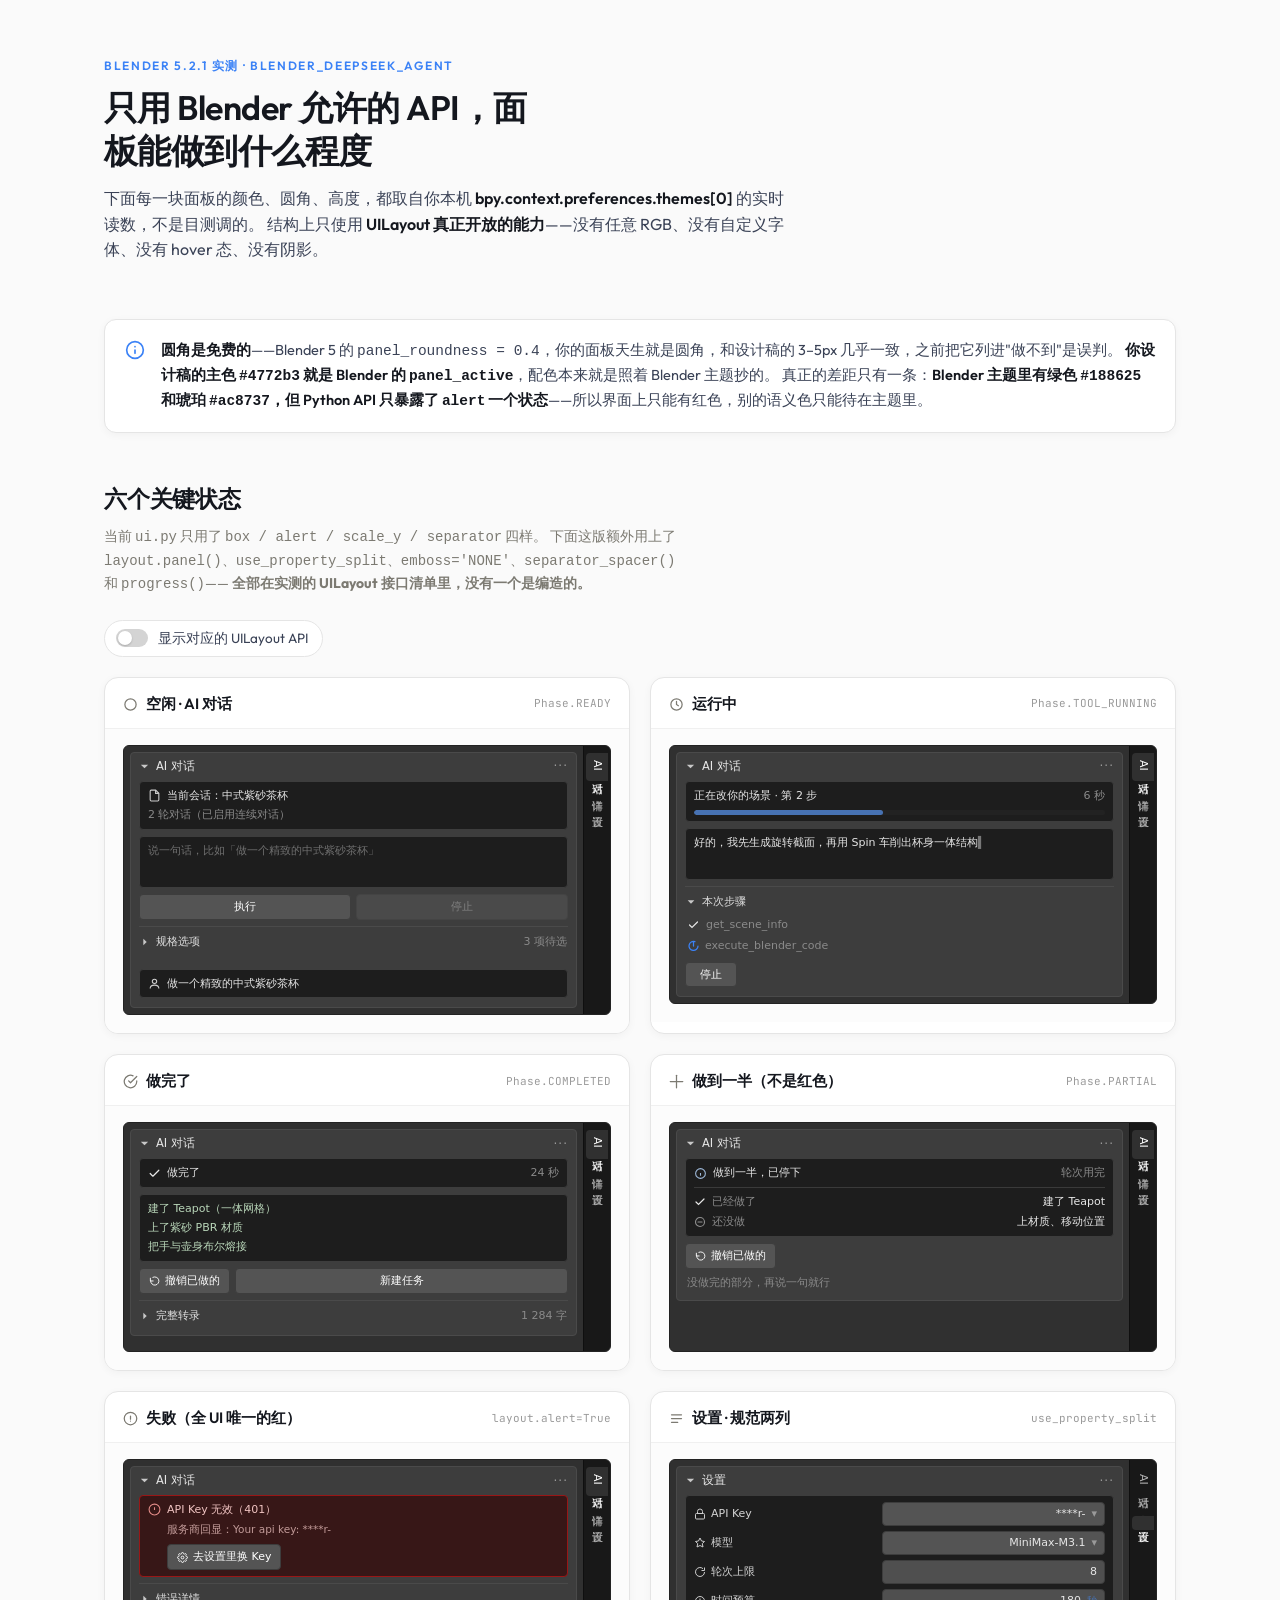
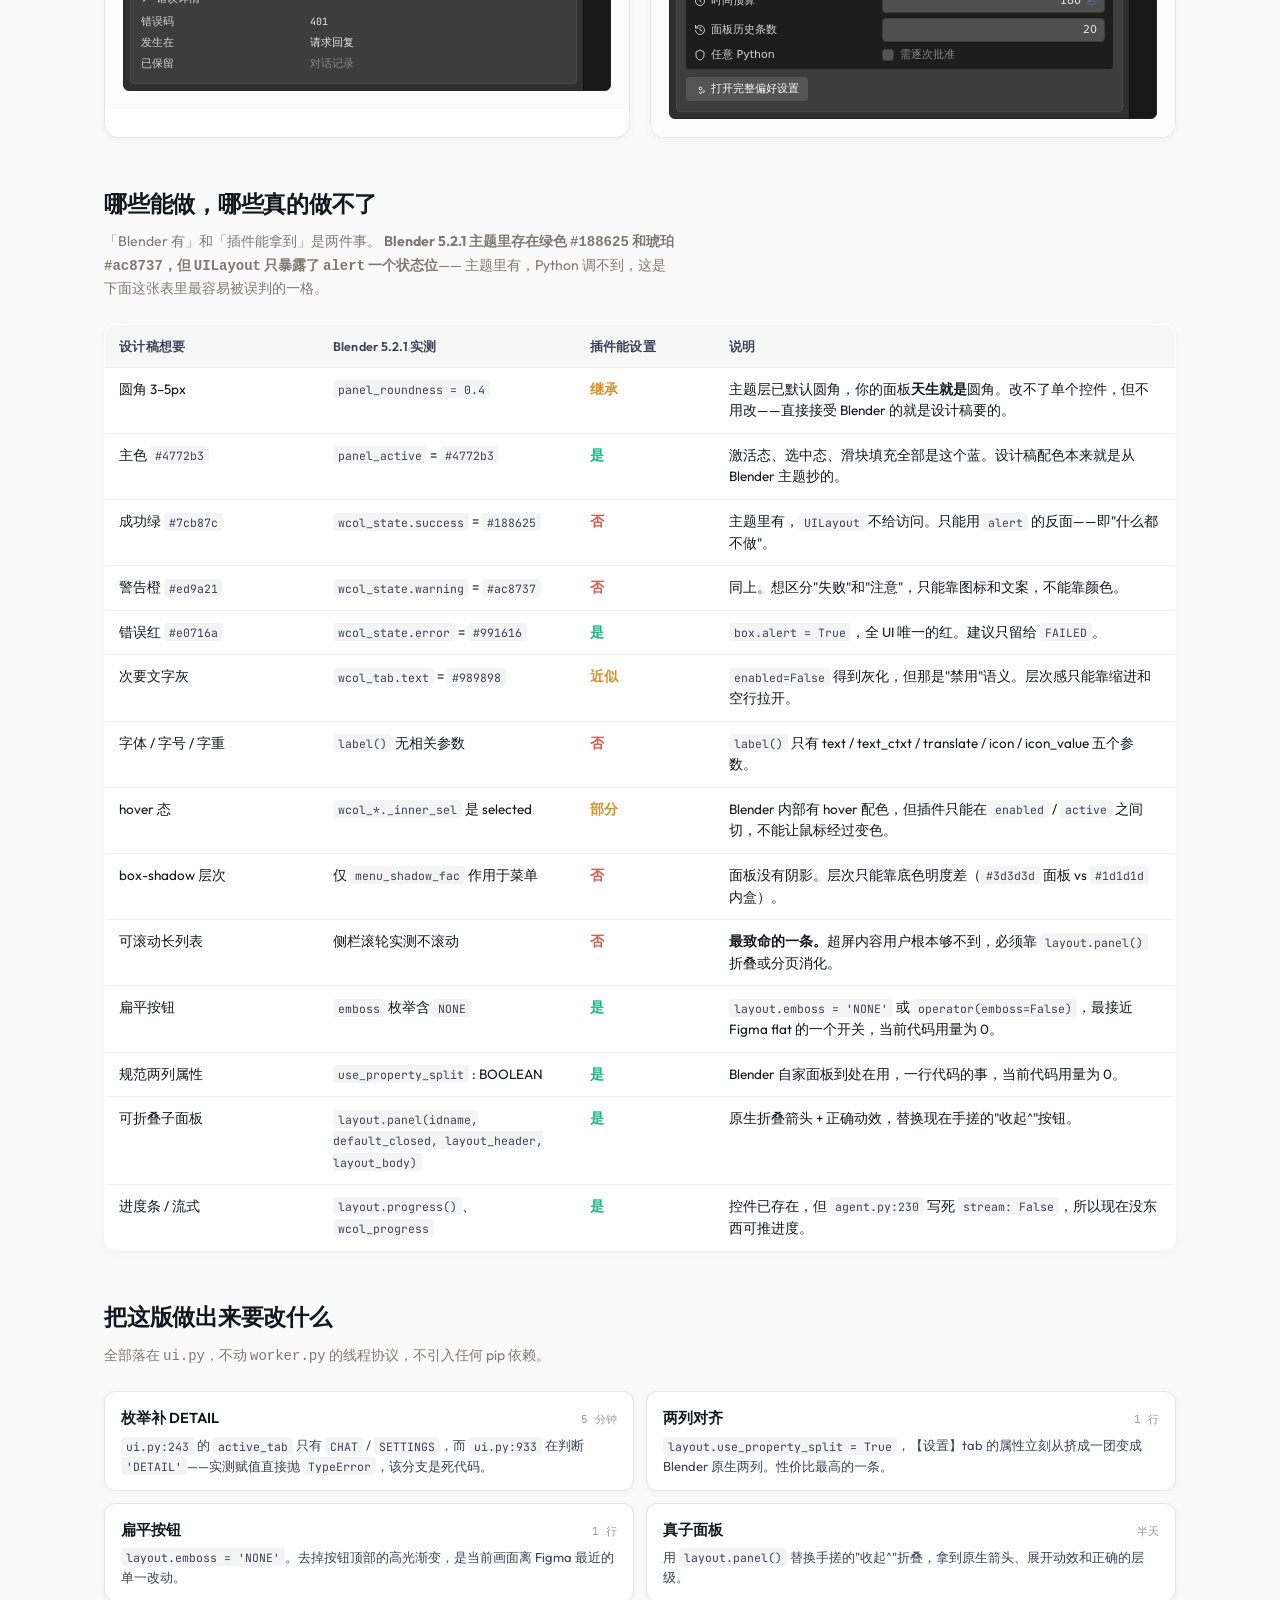
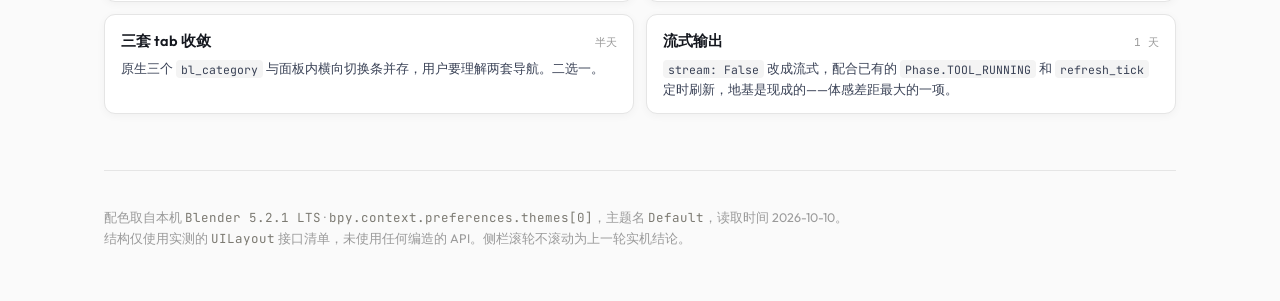
<file: blender_ui_ceiling.html>
<!DOCTYPE html>
<html lang="zh-CN">
<head>
<meta charset="utf-8">
<meta name="viewport" content="width=device-width, initial-scale=1">
<title>Blender 能做到的 UI 上限 · blender_deepseek_agent 面板原型</title>
<link href="https://fonts.googleapis.com/css2?family=Outfit:wght@400;500;600;700&family=JetBrains+Mono:wght@400;500&display=swap" rel="stylesheet">
<style>
/* ============================================================
   页面外壳（说明层）—— 不属于 Blender 模拟范围
   ============================================================ */
*{box-sizing:border-box}
body{
  margin:0; background:#fafafa; color:#14171e;
  font-family:'Outfit','Noto Sans SC',sans-serif;
  font-size:15px; line-height:1.6;
  -webkit-font-smoothing:antialiased;
}
.wrap{max-width:1120px; margin:0 auto; padding:0 24px}
section{margin:48px 0}

/* 页头 */
header{padding:56px 0 8px}
.eyebrow{
  font-size:12px; font-weight:600; letter-spacing:.14em;
  text-transform:uppercase; color:#3b82f6; margin:0 0 12px;
}
h1{
  font-size:34px; line-height:1.25; font-weight:600;
  letter-spacing:-.015em; margin:0 0 14px; max-width:20ch;
}
.lede{font-size:16px; color:#3a4256; max-width:62ch; margin:0}
.lede strong{color:#14171e; font-weight:600}

h2{
  font-size:23px; font-weight:600; letter-spacing:-.01em;
  margin:0 0 8px;
}
.sub{color:#7c7a72; font-size:14px; margin:0 0 24px; max-width:64ch}

/* 结论条 */
.verdict{
  background:#fff; border:1px solid #e5e5e5; border-radius:12px;
  padding:18px 20px; display:flex; gap:16px; align-items:flex-start;
  box-shadow:0 2px 8px rgba(0,0,0,.04);
}
.verdict svg{flex:0 0 20px; margin-top:2px; color:#3b82f6}
.verdict p{margin:0; font-size:14.5px; color:#3a4256}
.verdict b{color:#14171e; font-weight:600}

/* 开关 */
.switch{
  display:inline-flex; align-items:center; gap:10px;
  font-size:13.5px; color:#3a4256; cursor:pointer;
  user-select:none; margin:0 0 20px;
  padding:7px 14px 7px 11px; border:1px solid #e5e5e5;
  border-radius:999px; background:#fff;
  transition:border-color .18s, background .18s;
}
.switch:hover{border-color:#c9c9c9; background:#fcfcfc}
.switch input{position:absolute; opacity:0; pointer-events:none}
.switch .track{
  width:32px; height:18px; border-radius:999px; background:#d4d4d4;
  position:relative; transition:background .2s; flex:0 0 32px;
}
.switch .track::after{
  content:''; position:absolute; top:2px; left:2px;
  width:14px; height:14px; border-radius:50%; background:#fff;
  transition:transform .2s; box-shadow:0 1px 2px rgba(0,0,0,.2);
}
.switch input:checked + .track{background:#3b82f6}
.switch input:checked + .track::after{transform:translateX(14px)}
.switch input:focus-visible + .track{box-shadow:0 0 0 3px rgba(59,130,246,.3)}

/* ============================================================
   Blender 5.2.1 面板模拟
   所有色值 = 本机实测 bpy.context.preferences.themes[0]
   ============================================================ */
:root{
  --bld-sidebar:#303030;    /* regions.sidebars.back      */
  --bld-tabstrip:#181818;   /* regions.sidebars.tab_back  */
  --bld-panel:#3d3d3d;      /* user_interface.panel_back  */
  --bld-title:#e6e6e6;      /* user_interface.panel_title */
  --bld-box:#1d1d1d;        /* user_interface.wcol_box.inner    */
  --bld-box-line:#3d3d3d;   /* user_interface.wcol_box.outline */
  --bld-txt:#e6e6e6;        /* wcol_box.text              */
  --bld-dim:#8a8a8a;
  --bld-btn:#545454;        /* wcol_option.inner           */
  --bld-btn-txt:#ffffff;    /* wcol_option.item            */
  --bld-accent:#4772b3;     /* panel_active / *._inner_sel */
  --bld-textbox:#1d1d1d;    /* wcol_text.inner             */
  --bld-tab-in:#1d1d1d;     /* wcol_tab.inner              */
  --bld-tab-sel:#303030;    /* wcol_tab.inner_sel          */
  --bld-tab-txt:#989898;    /* wcol_tab.text               */
  --bld-alert:#991616;      /* wcol_state.error            */
  --bld-prog-bg:#222222;    /* wcol_progress.inner         */
  --bld-numtxt:#e6e6e6;     /* wcol_num.text               */
  --bld-numlabel:#4772b3;   /* wcol_num.item               */
  --bld-radius:4px;
}

.card{background:#fff; border:1px solid #e5e5e5; border-radius:14px; overflow:hidden;
      box-shadow:0 2px 8px rgba(0,0,0,.04)}
.card-hd{padding:14px 18px 12px; border-bottom:1px solid #f0f0f0}
.card-hd h3{margin:0; font-size:15px; font-weight:600; display:flex; align-items:center; gap:8px}
.card-hd h3 svg{color:#7c7a72; flex:0 0 15px}
.card-hd code{
  font-family:'JetBrains Mono',monospace; font-size:11px; font-weight:400;
  color:#9a9a9a; margin-left:auto; letter-spacing:0;
}
.card-bd{padding:16px 18px 18px; background:#fcfcfc}

/* --- Blender 框体 --- */
.bld{
  display:flex; background:var(--bld-sidebar);
  font-family:'DejaVu Sans','Segoe UI','Noto Sans SC',sans-serif;
  font-size:11px; line-height:1.45; color:var(--bld-txt);
  border-radius:6px; overflow:hidden; border:1px solid #232323;
  min-height:230px;
}
.bld-main{flex:1; min-width:0; padding:6px}

/* 右侧竖排原生 tab 条 */
.bld-vtab{
  width:27px; flex:0 0 27px; background:var(--bld-tabstrip);
  display:flex; flex-direction:column; align-items:center; gap:3px;
  padding:7px 0; border-left:1px solid #0f0f0f;
}
.bld-vtab span{
  writing-mode:vertical-rl; padding:7px 3px;
  border-radius:4px 0 0 4px; color:#b4b4b4; font-size:11px;
  display:flex; align-items:center; gap:5px;
}
.bld-vtab span.on{background:var(--bld-sidebar); color:#fff}
.bld-vtab span svg{transform:rotate(90deg)}

/* 面板 */
.bld-panel{background:var(--bld-panel); border-radius:var(--bld-radius);
           border:1px solid #4a4a4a; overflow:hidden}
.bld-head{display:flex; align-items:center; gap:6px; padding:5px 8px;
          color:var(--bld-title)}
.bld-head .ttl{font-size:11.5px}
.bld-head .dots{margin-left:auto; color:#9a9a9a; letter-spacing:1px; font-size:12px; line-height:1}
.bld-body{padding:1px 8px 9px; display:flex; flex-direction:column; gap:6px}

/* box */
.bld-box{background:var(--bld-box); border:1px solid var(--bld-box-line);
         border-radius:var(--bld-radius); padding:6px 8px; position:relative}
.bld-box.alert{background:#371717; border-color:var(--bld-alert)}
.bld-box .rowline{display:flex; align-items:center; gap:6px}
.bld-box .dim{color:var(--bld-dim)}

/* 文本行 */
.line{display:flex; align-items:center; gap:6px}
.line svg{flex:0 0 13px}
.grow{flex:1; min-width:0}
.dim{color:var(--bld-dim)}
.mono{font-family:'JetBrains Mono',monospace; font-size:10px}

/* 按钮行 */
.btns{display:flex; gap:5px}
.bld-btn{
  flex:1; text-align:center; padding:4px 8px; border-radius:var(--bld-radius);
  border:1px solid #3d3d3d; color:var(--bld-btn-txt); font-size:11px;
  background:linear-gradient(180deg,#5c5c5c 0%,#484848 100%);
}
.bld-btn.flat{background:var(--bld-btn)}
.bld-btn.off{background:#4a4a4a; color:#828282; border-color:#444}
.bld-btn.icon{flex:0 0 auto; padding:4px 9px; display:flex; align-items:center; gap:5px}
.bld-btn:hover{filter:brightness(1.14)}

/* textbox */
.bld-textbox{background:var(--bld-textbox); border:1px solid #3d3d3d;
             border-radius:var(--bld-radius); padding:6px 8px; min-height:52px}
.bld-textbox .ph{color:#6f6f6f}

/* 内嵌 enum tab（wcol_tab） */
.bld-tabs{display:flex; background:var(--bld-tab-in); border-radius:var(--bld-radius);
          padding:2px; gap:2px}
.bld-tab{flex:1; text-align:center; padding:3px 4px; border-radius:3px;
         color:var(--bld-tab-txt); font-size:10.5px;
         display:flex; align-items:center; justify-content:center; gap:4px}
.bld-tab.on{background:var(--bld-tab-sel); color:#fff}
.bld-tab:hover{color:#dcdcdc}

/* 原生子面板 layout.panel() */
.bld-sub{border-top:1px solid #4a4a4a; padding-top:5px; position:relative}
.bld-sub:first-of-type{border-top:none; padding-top:0}
.bld-sub-h{display:flex; align-items:center; gap:6px; padding:2px 1px; color:#e0e0e0}
.bld-sub-b{padding:5px 0 2px 2px; display:flex; flex-direction:column; gap:5px}

/* use_property_split 两列 */
.prow{display:grid; grid-template-columns:44% 1fr; gap:7px; align-items:center}
.prow > .k{color:#d4d4d4; display:flex; align-items:center; gap:5px; min-width:0}
.prow > .k svg{flex:0 0 12px}
.pfield{background:var(--bld-btn); border:1px solid #3d3d3d; border-radius:var(--bld-radius);
        padding:3px 7px; color:var(--bld-numtxt); display:flex; align-items:center;
        justify-content:space-between; gap:6px}
.pfield .ar{color:#9a9a9a}
.pfield.num{background:#4f4f4f}
.pfield .lab{color:var(--bld-numlabel)}

/* checkbox */
.cb{width:12px; height:12px; border-radius:3px; background:#545454;
    border:1px solid #3d3d3d; display:inline-flex; align-items:center;
    justify-content:center; flex:0 0 12px}
.cb.on{background:var(--bld-accent); border-color:#3d6ea8; color:#fff}

/* 进度条 wcol_progress */
.bld-prog{height:5px; background:var(--bld-prog-bg); border-radius:3px; overflow:hidden}
.bld-prog i{display:block; height:100%; background:var(--bld-accent); border-radius:3px;
            animation:fill 2.6s ease-in-out infinite}
@keyframes fill{0%{width:16%}55%{width:72%}100%{width:94%}}

/* 分隔 */
.bld-sep{height:5px}

/* 徽标标注 */
.bld [data-api]{position:relative}
body.annot .bld [data-api]::after{
  content:attr(data-api); position:absolute; top:-8px; right:2px; z-index:5;
  font-family:'JetBrains Mono',monospace; font-size:8.5px; line-height:1;
  background:#3b82f6; color:#fff; padding:2.5px 5px; border-radius:3px;
  white-space:nowrap; pointer-events:none; letter-spacing:0;
  box-shadow:0 1px 3px rgba(0,0,0,.2);
}
body.annot .bld [data-api]::before{
  content:''; position:absolute; inset:-1px; z-index:4; pointer-events:none;
  outline:1px dashed rgba(59,130,246,.75); outline-offset:1px; border-radius:5px;
}
body.annot .bld-box::after, body.annot .bld-sub::after,
body.annot .bld-panel::after, body.annot .bld-btn::after,
body.annot .bld-textbox::after, body.annot .bld-tabs::after,
body.annot .bld-prog::after{top:-9px}
body.annot .bld [data-api]:first-child::before{outline-color:rgba(59,130,246,.35)}

/* ============================================================
   网格与表格
   ============================================================ */
.grid{display:grid; grid-template-columns:repeat(2,1fr); gap:20px}
@media(max-width:900px){.grid{grid-template-columns:1fr}}
@media(max-width:560px){
  .wrap{padding:0 16px} h1{font-size:27px} header{padding:36px 0 4px}
  section{margin:36px 0}
}

table{width:100%; border-collapse:collapse; background:#fff;
      border:1px solid #e5e5e5; border-radius:12px; overflow:hidden;
      box-shadow:0 2px 8px rgba(0,0,0,.04)}
th,td{padding:11px 14px; text-align:left; font-size:13.5px;
      border-bottom:1px solid #f0f0f0; vertical-align:top}
thead th{background:#f7f7f7; font-weight:600; font-size:12.5px;
         color:#3a4256; letter-spacing:.02em}
tbody tr:last-child td{border-bottom:none}
td code{font-family:'JetBrains Mono',monospace; font-size:11.5px;
        background:#f4f4f4; padding:1.5px 5px; border-radius:4px; color:#3a4256}
.yes{color:#10b981; font-weight:600}
.no{color:#e0574f; font-weight:600}
.part{color:#d9902a; font-weight:600}

/* 落地清单 */
.checks{display:grid; grid-template-columns:repeat(2,1fr); gap:12px}
@media(max-width:760px){.checks{grid-template-columns:1fr}}
.check{background:#fff; border:1px solid #e5e5e5; border-radius:11px; padding:14px 16px;
       box-shadow:0 2px 8px rgba(0,0,0,.04); transition:transform .2s, box-shadow .2s}
.check:hover{transform:translateY(-2px); box-shadow:0 4px 16px -2px rgba(0,0,0,.08)}
.check .top{display:flex; align-items:baseline; gap:9px; margin:0 0 6px}
.check .cost{font-family:'JetBrains Mono',monospace; font-size:11px; color:#9a9a9a; margin-left:auto}
.check h4{margin:0; font-size:14.5px; font-weight:600}
.check p{margin:0; font-size:13px; color:#3a4256; line-height:1.55}
.check code{font-family:'JetBrains Mono',monospace; font-size:11.5px;
            background:#f4f4f4; padding:1.5px 5px; border-radius:4px}

footer{margin:56px 0 0; padding:24px 0 48px; border-top:1px solid #e5e5e5;
       color:#9a9a9a; font-size:12.5px}
footer code{font-family:'JetBrains Mono',monospace; color:#7c7a72}

.note{background:#fffdf5; border:1px solid #f2e6c8; border-left:3px solid #d9902a;
      border-radius:8px; padding:12px 15px; margin:0 0 22px;
      font-size:13.5px; color:#5c4a1e}
.note b{color:#3d2f0c}
</style>
</head>
<body>

<header>
  <div class="wrap">
    <p class="eyebrow">Blender 5.2.1 实测 · blender_deepseek_agent</p>
    <h1>只用 Blender 允许的 API，面板能做到什么程度</h1>
    <p class="lede">
      下面每一块面板的颜色、圆角、高度，都取自你本机
      <strong>bpy.context.preferences.themes[0]</strong> 的实时读数，不是目测调的。
      结构上只使用 <strong>UILayout 真正开放的能力</strong>——没有任意 RGB、没有自定义字体、没有 hover 态、没有阴影。
    </p>
  </div>
</header>

<div class="wrap">

<section>
  <div class="verdict">
    <svg width="20" height="20" viewBox="0 0 24 24" fill="none" stroke="currentColor" stroke-width="2" stroke-linecap="round" stroke-linejoin="round"><circle cx="12" cy="12" r="10"/><path d="M12 16v-4M12 8h.01"/></svg>
    <p>
      <b>圆角是免费的</b>——Blender 5 的 <code>panel_roundness = 0.4</code>，你的面板天生就是圆角，和设计稿的 3–5px 几乎一致，之前把它列进"做不到"是误判。
      <b>你设计稿的主色 <code>#4772b3</code> 就是 Blender 的 <code>panel_active</code></b>，配色本来就是照着 Blender 主题抄的。
      真正的差距只有一条：<b>Blender 主题里有绿色 <code>#188625</code> 和琥珀 <code>#ac8737</code>，但 Python API 只暴露了 <code>alert</code> 一个状态</b>——所以界面上只能有红色，别的语义色只能待在主题里。
    </p>
  </div>
</section>

<section>
  <h2>六个关键状态</h2>
  <p class="sub">
    当前 <code>ui.py</code> 只用了 <code>box / alert / scale_y / separator</code> 四样。
    下面这版额外用上了 <code>layout.panel()</code>、<code>use_property_split</code>、<code>emboss='NONE'</code>、<code>separator_spacer()</code> 和 <code>progress()</code>——
    <b>全部在实测的 UILayout 接口清单里，没有一个是编造的。</b>
  </p>

  <label class="switch">
    <input type="checkbox" id="anno">
    <span class="track"></span>
    显示对应的 UILayout API
  </label>

  <div class="grid">

    <!-- ① 空闲 -->
    <div class="card">
      <div class="card-hd">
        <h3><svg width="15" height="15" viewBox="0 0 24 24" fill="none" stroke="currentColor" stroke-width="2" stroke-linecap="round"><circle cx="12" cy="12" r="9"/></svg>空闲 · AI 对话<code>Phase.READY</code></h3>
      </div>
      <div class="card-bd">
        <div class="bld">
          <div class="bld-main">
            <div class="bld-panel" data-api="Panel">
              <div class="bld-head">
                <svg width="11" height="11" viewBox="0 0 12 12" fill="#c8c8c8"><path d="M2 4l4 4 4-4z"/></svg>
                <span class="ttl">AI 对话</span><span class="dots">···</span>
              </div>
              <div class="bld-body">
                <div class="bld-box" data-api="layout.box()">
                  <div class="rowline">
                    <svg width="13" height="13" viewBox="0 0 24 24" fill="none" stroke="#ccc" stroke-width="2"><path d="M14 2H6a2 2 0 00-2 2v16a2 2 0 002 2h12a2 2 0 002-2V8z"/><path d="M14 2v6h6"/></svg>
                    <span class="grow">当前会话：中式紫砂茶杯</span>
                  </div>
                  <div class="rowline" style="margin-top:3px">
                    <span class="dim">2 轮对话（已启用连续对话）</span>
                  </div>
                </div>

                <div class="bld-textbox" data-api="layout.textbox()">
                  <span class="ph">说一句话，比如「做一个精致的中式紫砂茶杯」</span>
                </div>

                <div class="btns" data-api="layout.emboss='NONE'">
                  <div class="bld-btn flat">执行</div>
                  <div class="bld-btn flat off">停止</div>
                </div>

                <div class="bld-sub" data-api="layout.panel()">
                  <div class="bld-sub-h">
                    <svg width="10" height="10" viewBox="0 0 12 12" fill="#c8c8c8"><path d="M4 2l4 4-4 4z"/></svg>
                    <span>规格选项</span><span class="dim" style="margin-left:auto">3 项待选</span>
                  </div>
                </div>

                <div class="bld-sep" data-api="layout.separator_spacer()"></div>

                <div class="bld-box">
                  <div class="rowline" style="align-items:flex-start">
                    <svg width="13" height="13" viewBox="0 0 24 24" fill="none" stroke="#ccc" stroke-width="2" style="margin-top:1px"><circle cx="12" cy="8" r="4"/><path d="M4 21c0-4 3.6-6 8-6s8 2 8 6"/></svg>
                    <span class="grow">做一个精致的中式紫砂茶杯</span>
                  </div>
                </div>
              </div>
            </div>
          </div>
          <div class="bld-vtab" data-api="bl_category">
            <span class="on">AI 对话</span><span>详情</span><span>设置</span>
          </div>
        </div>
      </div>
    </div>

    <!-- ② 运行中 -->
    <div class="card">
      <div class="card-hd">
        <h3><svg width="15" height="15" viewBox="0 0 24 24" fill="none" stroke="currentColor" stroke-width="2" stroke-linecap="round"><circle class="opacity" cx="12" cy="12" r="9"/><path d="M12 7v5l3 2"/></svg>运行中<code>Phase.TOOL_RUNNING</code></h3>
      </div>
      <div class="card-bd">
        <div class="bld">
          <div class="bld-main">
            <div class="bld-panel">
              <div class="bld-head">
                <svg width="11" height="11" viewBox="0 0 12 12" fill="#c8c8c8"><path d="M2 4l4 4 4-4z"/></svg>
                <span class="ttl">AI 对话</span><span class="dots">···</span>
              </div>
              <div class="bld-body">
                <div class="bld-box" data-api="layout.box()">
                  <div class="rowline">
                    <span class="grow">正在改你的场景 · 第 2 步</span>
                    <span class="dim">6 秒</span>
                  </div>
                  <div class="bld-prog" style="margin-top:6px" data-api="layout.progress()"><i style="width:46%"></i></div>
                </div>

                <div class="bld-textbox">
                <span>好的，我先生成旋转截面，再用 Spin 车削出杯身一体结构<span style="opacity:.45">▍</span></span>
                </div>

                <div class="bld-sub" data-api="layout.panel()">
                  <div class="bld-sub-h">
                    <svg width="10" height="10" viewBox="0 0 12 12" fill="#c8c8c8"><path d="M2 4l4 4 4-4z"/></svg>
                    <span>本次步骤</span>
                  </div>
                  <div class="bld-sub-b">
                    <div class="line">
                      <svg width="12" height="12" viewBox="0 0 24 24" fill="none" stroke="#e6e6e6" stroke-width="2.4" stroke-linecap="round"><path d="M20 6L9 17l-5-5"/></svg>
                      <span class="dim">get_scene_info</span>
                    </div>
                    <div class="line">
                      <span style="width:12px;display:inline-flex;justify-content:center;color:#3b82f6">
                        <svg width="12" height="12" viewBox="0 0 24 24" fill="none" stroke="currentColor" stroke-width="2.5" stroke-linecap="round"><path d="M12 3v9"/><path d="M21 12a9 9 0 11-6.2-8.6"/></svg>
                      </span>
                      <span class="dim">execute_blender_code</span>
                    </div>
                  </div>
                </div>

                <div class="btns">
                  <div class="bld-btn flat" style="flex:0 0 auto;padding:4px 14px">停止</div>
                </div>
              </div>
            </div>
          </div>
          <div class="bld-vtab"><span class="on">AI 对话</span><span>详情</span><span>设置</span></div>
        </div>
      </div>
    </div>

    <!-- ③ 做完了 -->
    <div class="card">
      <div class="card-hd">
        <h3><svg width="15" height="15" viewBox="0 0 24 24" fill="none" stroke="currentColor" stroke-width="2" stroke-linecap="round" stroke-linejoin="round"><path d="M22 11.1V12a10 10 0 11-5.9-9.1"/><path d="M22 4L12 14.01l-3-3"/></svg>做完了<code>Phase.COMPLETED</code></h3>
      </div>
      <div class="card-bd">
        <div class="bld">
          <div class="bld-main">
            <div class="bld-panel">
              <div class="bld-head">
                <svg width="11" height="11" viewBox="0 0 12 12" fill="#c8c8c8"><path d="M2 4l4 4 4-4z"/></svg>
                <span class="ttl">AI 对话</span><span class="dots">···</span>
              </div>
              <div class="bld-body">
                <div class="bld-box" data-api="layout.box()">
                  <div class="rowline">
                    <svg width="13" height="13" viewBox="0 0 24 24" fill="none" stroke="#e6e6e6" stroke-width="2.2" stroke-linecap="round" stroke-linejoin="round"><path d="M20 6L9 17l-5-5"/></svg>
                    <span class="grow">做完了</span>
                    <span class="dim">24 秒</span>
                  </div>
                </div>

                <div class="bld-box" data-api="receipt.lines">
                  <div class="rowline" style="align-items:flex-start">
                    <span class="grow" style="color:#b9d6b9">建了 Teapot（一体网格）</span>
                  </div>
                  <div class="rowline" style="align-items:flex-start;margin-top:3px">
                    <span class="grow" style="color:#b9d6b9">上了紫砂 PBR 材质</span>
                  </div>
                  <div class="rowline" style="align-items:flex-start;margin-top:3px">
                    <span class="grow" style="color:#b9d6b9">把手与壶身布尔熔接</span>
                  </div>
                </div>

                <div class="btns">
                  <div class="bld-btn flat icon">
                    <svg width="11" height="11" viewBox="0 0 24 24" fill="none" stroke="currentColor" stroke-width="2" stroke-linecap="round" stroke-linejoin="round"><path d="M3 7v6h6"/><path d="M3.5 13a9 9 0 105-8"/></svg>
                    撤销已做的
                  </div>
                  <div class="bld-btn flat">新建任务</div>
                </div>

                <div class="bld-sub">
                  <div class="bld-sub-h">
                    <svg width="10" height="10" viewBox="0 0 12 12" fill="#c8c8c8"><path d="M4 2l4 4-4 4z"/></svg>
                    <span>完整转录</span><span class="dim" style="margin-left:auto">1 284 字</span>
                  </div>
                </div>
              </div>
            </div>
          </div>
          <div class="bld-vtab"><span class="on">AI 对话</span><span>详情</span><span>设置</span></div>
        </div>
      </div>
    </div>

    <!-- ④ 做到一半 -->
    <div class="card">
      <div class="card-hd">
        <h3><svg width="15" height="15" viewBox="0 0 24 24" fill="none" stroke="currentColor" stroke-width="2" stroke-linecap="round"><path d="M12 2v20"/><path d="M2 12h20"/></svg>做到一半（不是红色）<code>Phase.PARTIAL</code></h3>
      </div>
      <div class="card-bd">
        <div class="bld">
          <div class="bld-main">
            <div class="bld-panel">
              <div class="bld-head">
                <svg width="11" height="11" viewBox="0 0 12 12" fill="#c8c8c8"><path d="M2 4l4 4 4-4z"/></svg>
                <span class="ttl">AI 对话</span><span class="dots">···</span>
              </div>
              <div class="bld-body">
                <div class="bld-box" data-api="alert=False 保持中性">
                  <div class="rowline">
                    <svg width="13" height="13" viewBox="0 0 24 24" fill="none" stroke="#9db8d8" stroke-width="2"><circle cx="12" cy="12" r="9"/><path d="M12 11v5M12 8h.01"/></svg>
                    <span class="grow">做到一半，已停下</span>
                    <span class="dim">轮次用完</span>
                  </div>
                  <div style="margin-top:6px;border-top:1px solid #3a3a3a;padding-top:6px;display:flex;flex-direction:column;gap:4px">
                    <div class="rowline">
                      <svg width="12" height="12" viewBox="0 0 24 24" fill="none" stroke="#e6e6e6" stroke-width="2.4" stroke-linecap="round"><path d="M20 6L9 17l-5-5"/></svg>
                      <span class="dim">已经做了</span><span class="grow" style="text-align:right">建了 Teapot</span>
                    </div>
                    <div class="rowline">
                      <svg width="12" height="12" viewBox="0 0 24 24" fill="none" stroke="#8f8f8f" stroke-width="2.2" stroke-linecap="round"><circle cx="12" cy="12" r="9"/><path d="M8 12h8"/></svg>
                      <span class="dim">还没做</span><span class="grow" style="text-align:right">上材质、移动位置</span>
                    </div>
                  </div>
                </div>

                <div class="btns">
                  <div class="bld-btn flat icon">
                    <svg width="11" height="11" viewBox="0 0 24 24" fill="none" stroke="currentColor" stroke-width="2" stroke-linecap="round"><path d="M3 7v6h6"/><path d="M3.5 13a9 9 0 105-8"/></svg>
                    撤销已做的
                  </div>
                </div>
                <div class="line dim" style="padding-left:2px">没做完的部分，再说一句就行</div>
              </div>
            </div>
          </div>
          <div class="bld-vtab"><span class="on">AI 对话</span><span>详情</span><span>设置</span></div>
        </div>
      </div>
    </div>

    <!-- ⑤ 错误 -->
    <div class="card">
      <div class="card-hd">
        <h3><svg width="15" height="15" viewBox="0 0 24 24" fill="none" stroke="currentColor" stroke-width="2" stroke-linecap="round"><circle cx="12" cy="12" r="10"/><path d="M12 8v5M12 16h.01"/></svg>失败（全 UI 唯一的红）<code>layout.alert=True</code></h3>
      </div>
      <div class="card-bd">
        <div class="bld">
          <div class="bld-main">
            <div class="bld-panel">
              <div class="bld-head">
                <svg width="11" height="11" viewBox="0 0 12 12" fill="#c8c8c8"><path d="M2 4l4 4 4-4z"/></svg>
                <span class="ttl">AI 对话</span><span class="dots">···</span>
              </div>
              <div class="bld-body">
                <div class="bld-box alert" data-api="layout.alert=True">
                  <div class="rowline" style="align-items:flex-start">
                    <svg width="13" height="13" viewBox="0 0 24 24" fill="none" stroke="#e08a86" stroke-width="2" style="margin-top:1px"><circle cx="12" cy="12" r="10"/><path d="M12 8v5M12 16h.01"/></svg>
                    <span class="grow" style="color:#f0c4c2">API Key 无效（401）</span>
                  </div>
                  <div class="dim" style="margin:4px 0 0 19px;font-size:10.5px;color:#c19a98">服务商回显：Your api key: ****r-</div>
                  <div class="btns" style="margin-top:7px;margin-left:19px">
                    <div class="bld-btn flat icon">
                      <svg width="11" height="11" viewBox="0 0 24 24" fill="none" stroke="currentColor" stroke-width="2"><circle cx="12" cy="12" r="3"/><path d="M19.4 15a1.65 1.65 0 00.33 1.82l.06.06a2 2 0 11-2.83 2.83l-.06-.06a1.65 1.65 0 00-1.82-.33 1.65 1.65 0 00-1 1.51V21a2 2 0 11-4 0v-.09A1.65 1.65 0 009 19.4a1.65 1.65 0 00-1.82.33l-.06.06a2 2 0 11-2.83-2.83l.06-.06a1.65 1.65 0 00.33-1.82 1.65 1.65 0 00-1.51-1H3a2 2 0 110-4h.09A1.65 1.65 0 004.6 9a1.65 1.65 0 00-.33-1.82l-.06-.06a2 2 0 112.83-2.83l.06.06a1.65 1.65 0 001.82.33H9a1.65 1.65 0 001-1.51V3a2 2 0 114 0v.09a1.65 1.65 0 001 1.51 1.65 1.65 0 001.82-.33l.06-.06a2 2 0 112.83 2.83l-.06.06a1.65 1.65 0 00-.33 1.82V9a1.65 1.65 0 001.51 1H21a2 2 0 110 4h-.09a1.65 1.65 0 00-1.51 1z"/></svg>
                      去设置里换 Key
                    </div>
                  </div>
                </div>

                <div class="bld-sub">
                  <div class="bld-sub-h">
                    <svg width="10" height="10" viewBox="0 0 12 12" fill="#c8c8c8"><path d="M4 2l4 4-4 4z"/></svg>
                    <span>错误详情</span>
                  </div>
                  <div class="bld-sub-b">
                    <div class="prow" style="grid-template-columns:38% 1fr">
                      <span class="k dim">错误码</span><span class="mono">401</span>
                    </div>
                    <div class="prow" style="grid-template-columns:38% 1fr">
                      <span class="k dim">发生在</span><span>请求回复</span>
                    </div>
                    <div class="prow" style="grid-template-columns:38% 1fr">
                      <span class="k dim">已保留</span><span class="dim">对话记录</span>
                    </div>
                  </div>
                </div>
              </div>
            </div>
          </div>
          <div class="bld-vtab"><span class="on">AI 对话</span><span>详情</span><span>设置</span></div>
        </div>
      </div>
    </div>

    <!-- ⑥ 设置 -->
    <div class="card">
      <div class="card-hd">
        <h3><svg width="15" height="15" viewBox="0 0 24 24" fill="none" stroke="currentColor" stroke-width="2" stroke-linecap="round"><path d="M4 6h16M4 12h16M4 18h10"/></svg>设置 · 规范两列<code>use_property_split</code></h3>
      </div>
      <div class="card-bd">
        <div class="bld">
          <div class="bld-main">
            <div class="bld-panel">
              <div class="bld-head">
                <svg width="11" height="11" viewBox="0 0 12 12" fill="#c8c8c8"><path d="M2 4l4 4 4-4z"/></svg>
                <span class="ttl">设置</span><span class="dots">···</span>
              </div>
              <div class="bld-body">
                <div class="bld-box" data-api="use_property_split=True">
                  <div class="prow">
                    <span class="k">
                      <svg width="12" height="12" viewBox="0 0 24 24" fill="none" stroke="#ccc" stroke-width="2"><rect x="3" y="11" width="18" height="11" rx="2"/><path d="M7 11V7a5 5 0 0110 0v4"/></svg>
                      API Key
                    </span>
                    <span class="pfield"><span class="grow" style="text-align:right;color:#e6e6e6">****r-</span><span class="ar">▾</span></span>
                  </div>
                  <div class="prow" style="margin-top:5px">
                    <span class="k">
                      <svg width="12" height="12" viewBox="0 0 24 24" fill="none" stroke="#ccc" stroke-width="2"><path d="M12 2l3 6 6 1-4.5 4.2L18 20l-6-3-6 3 1.5-6.8L3 9l6-1z"/></svg>
                      模型
                    </span>
                    <span class="pfield"><span class="grow" style="text-align:right">MiniMax-M3.1</span><span class="ar">▾</span></span>
                  </div>
                  <div class="prow" style="margin-top:5px">
                    <span class="k">
                      <svg width="12" height="12" viewBox="0 0 24 24" fill="none" stroke="#ccc" stroke-width="2"><path d="M21 12a9 9 0 11-3-6.7"/><path d="M21 3v6h-6"/></svg>
                      轮次上限
                    </span>
                    <span class="pfield num"><span class="grow" style="text-align:right">8</span></span>
                  </div>
                  <div class="prow" style="margin-top:5px">
                    <span class="k">
                      <svg width="12" height="12" viewBox="0 0 24 24" fill="none" stroke="#ccc" stroke-width="2"><circle cx="12" cy="12" r="9"/><path d="M12 7v5l3 2"/></svg>
                      时间预算
                    </span>
                    <span class="pfield num"><span class="grow" style="text-align:right">180</span><span class="lab" style="font-size:10px">秒</span></span>
                  </div>
                  <div class="prow" style="margin-top:5px">
                    <span class="k">
                      <svg width="12" height="12" viewBox="0 0 24 24" fill="none" stroke="#ccc" stroke-width="2" stroke-linecap="round"><path d="M3 3v5h5"/><path d="M3.05 13A9 9 0 106 5.3L3 8"/><path d="M12 7v5l4 2"/></svg>
                      面板历史条数
                    </span>
                    <span class="pfield num"><span class="grow" style="text-align:right">20</span></span>
                  </div>
                  <div class="prow" style="margin-top:5px">
                    <span class="k">
                      <svg width="12" height="12" viewBox="0 0 24 24" fill="none" stroke="#ccc" stroke-width="2"><path d="M12 2l8 4v6c0 5-3.4 9.4-8 10-4.6-.6-8-5-8-10V6z"/></svg>
                      任意 Python
                    </span>
                    <span class="line" style="gap:6px"><span class="cb"></span><span class="dim">需逐次批准</span></span>
                  </div>
                </div>

                <div class="btns">
                  <div class="bld-btn flat icon">
                    <svg width="11" height="11" viewBox="0 0 24 24" fill="none" stroke="currentColor" stroke-width="2"><circle cx="12" cy="12" r="3"/><path d="M19.4 15a1.65 1.65 0 00.33 1.82l.06.06a2 2 0 11-2.83 2.83l-.06-.06a1.65 1.65 0 00-1.82-.33 1.65 1.65 0 00-1 1.51V21a2 2 0 11-4 0v-.09A1.65 1.65 0 009 19.4"/></svg>
                    打开完整偏好设置
                  </div>
                </div>
              </div>
            </div>
          </div>
          <div class="bld-vtab"><span>AI 对话</span><span>详情</span><span class="on">设置</span></div>
        </div>
      </div>
    </div>

  </div>
</section>

<section>
  <h2>哪些能做，哪些真的做不了</h2>
  <p class="sub">
    「Blender 有」和「插件能拿到」是两件事。
    <b>Blender 5.2.1 主题里存在绿色 <code>#188625</code> 和琥珀 <code>#ac8737</code>，但 <code>UILayout</code> 只暴露了 <code>alert</code> 一个状态位</b>——
    主题里有，Python 调不到，这是下面这张表里最容易被误判的一格。
  </p>

  <table>
    <thead>
      <tr><th style="width:20%">设计稿想要</th><th style="width:24%">Blender 5.2.1 实测</th><th style="width:13%">插件能设置</th><th>说明</th></tr>
    </thead>
    <tbody>
      <tr>
        <td>圆角 3–5px</td>
        <td><code>panel_roundness = 0.4</code></td>
        <td class="part">继承</td>
        <td>主题层已默认圆角，你的面板<b>天生就是</b>圆角。改不了单个控件，但不用改——直接接受 Blender 的就是设计稿要的。</td>
      </tr>
      <tr>
        <td>主色 <code>#4772b3</code></td>
        <td><code>panel_active</code> = <code>#4772b3</code></td>
        <td class="yes">是</td>
        <td>激活态、选中态、滑块填充全部是这个蓝。设计稿配色本来就是从 Blender 主题抄的。</td>
      </tr>
      <tr>
        <td>成功绿 <code>#7cb87c</code></td>
        <td><code>wcol_state.success</code> = <code>#188625</code></td>
        <td class="no">否</td>
        <td>主题里有，<code>UILayout</code> 不给访问。只能用 <code>alert</code> 的反面——即"什么都不做"。</td>
      </tr>
      <tr>
        <td>警告橙 <code>#ed9a21</code></td>
        <td><code>wcol_state.warning</code> = <code>#ac8737</code></td>
        <td class="no">否</td>
        <td>同上。想区分"失败"和"注意"，只能靠图标和文案，不能靠颜色。</td>
      </tr>
      <tr>
        <td>错误红 <code>#e0716a</code></td>
        <td><code>wcol_state.error</code> = <code>#991616</code></td>
        <td class="yes">是</td>
        <td><code>box.alert = True</code>，全 UI 唯一的红。建议只留给 <code>FAILED</code>。</td>
      </tr>
      <tr>
        <td>次要文字灰</td>
        <td><code>wcol_tab.text</code> = <code>#989898</code></td>
        <td class="part">近似</td>
        <td><code>enabled=False</code> 得到灰化，但那是"禁用"语义。层次感只能靠缩进和空行拉开。</td>
      </tr>
      <tr>
        <td>字体 / 字号 / 字重</td>
        <td><code>label()</code> 无相关参数</td>
        <td class="no">否</td>
        <td><code>label()</code> 只有 text / text_ctxt / translate / icon / icon_value 五个参数。</td>
      </tr>
      <tr>
        <td>hover 态</td>
        <td><code>wcol_*._inner_sel</code> 是 selected</td>
        <td class="part">部分</td>
        <td>Blender 内部有 hover 配色，但插件只能在 <code>enabled</code> / <code>active</code> 之间切，不能让鼠标经过变色。</td>
      </tr>
      <tr>
        <td>box-shadow 层次</td>
        <td>仅 <code>menu_shadow_fac</code> 作用于菜单</td>
        <td class="no">否</td>
        <td>面板没有阴影。层次只能靠底色明度差（<code>#3d3d3d</code> 面板 vs <code>#1d1d1d</code> 内盒）。</td>
      </tr>
      <tr>
        <td>可滚动长列表</td>
        <td>侧栏滚轮实测不滚动</td>
        <td class="no">否</td>
        <td><b>最致命的一条。</b>超屏内容用户根本够不到，必须靠 <code>layout.panel()</code> 折叠或分页消化。</td>
      </tr>
      <tr>
        <td>扁平按钮</td>
        <td><code>emboss</code> 枚举含 <code>NONE</code></td>
        <td class="yes">是</td>
        <td><code>layout.emboss = 'NONE'</code> 或 <code>operator(emboss=False)</code>，最接近 Figma flat 的一个开关，当前代码用量为 0。</td>
      </tr>
      <tr>
        <td>规范两列属性</td>
        <td><code>use_property_split</code> : BOOLEAN</td>
        <td class="yes">是</td>
        <td>Blender 自家面板到处在用，一行代码的事，当前代码用量为 0。</td>
      </tr>
      <tr>
        <td>可折叠子面板</td>
        <td><code>layout.panel(idname, default_closed, layout_header, layout_body)</code></td>
        <td class="yes">是</td>
        <td>原生折叠箭头 + 正确动效，替换现在手搓的"收起^"按钮。</td>
      </tr>
      <tr>
        <td>进度条 / 流式</td>
        <td><code>layout.progress()</code>、<code>wcol_progress</code></td>
        <td class="yes">是</td>
        <td>控件已存在，但 <code>agent.py:230</code> 写死 <code>stream: False</code>，所以现在没东西可推进度。</td>
      </tr>
    </tbody>
  </table>
</section>

<section>
  <h2>把这版做出来要改什么</h2>
  <p class="sub">全部落在 <code>ui.py</code>，不动 <code>worker.py</code> 的线程协议，不引入任何 pip 依赖。</p>

  <div class="checks">
    <div class="check">
      <div class="top"><h4>枚举补 DETAIL</h4><span class="cost">5 分钟</span></div>
      <p><code>ui.py:243</code> 的 <code>active_tab</code> 只有 <code>CHAT</code> / <code>SETTINGS</code>，而 <code>ui.py:933</code> 在判断 <code>'DETAIL'</code>——实测赋值直接抛 <code>TypeError</code>，该分支是死代码。</p>
    </div>
    <div class="check">
      <div class="top"><h4>两列对齐</h4><span class="cost">1 行</span></div>
      <p><code>layout.use_property_split = True</code>，【设置】tab 的属性立刻从挤成一团变成 Blender 原生两列。性价比最高的一条。</p>
    </div>
    <div class="check">
      <div class="top"><h4>扁平按钮</h4><span class="cost">1 行</span></div>
      <p><code>layout.emboss = 'NONE'</code>。去掉按钮顶部的高光渐变，是当前画面离 Figma 最近的单一改动。</p>
    </div>
    <div class="check">
      <div class="top"><h4>真子面板</h4><span class="cost">半天</span></div>
      <p>用 <code>layout.panel()</code> 替换手搓的"收起^"折叠，拿到原生箭头、展开动效和正确的层级。</p>
    </div>
    <div class="check">
      <div class="top"><h4>三套 tab 收敛</h4><span class="cost">半天</span></div>
      <p>原生三个 <code>bl_category</code> 与面板内横向切换条并存，用户要理解两套导航。二选一。</p>
    </div>
    <div class="check">
      <div class="top"><h4>流式输出</h4><span class="cost">1 天</span></div>
      <p><code>stream: False</code> 改成流式，配合已有的 <code>Phase.TOOL_RUNNING</code> 和 <code>refresh_tick</code> 定时刷新，地基是现成的——体感差距最大的一项。</p>
    </div>
  </div>
</section>

<footer>
  <p>配色取自本机 <code>Blender 5.2.1 LTS</code> · <code>bpy.context.preferences.themes[0]</code>，主题名 <code>Default</code>，读取时间 2026-10-10。<br>
  结构仅使用实测的 <code>UILayout</code> 接口清单，未使用任何编造的 API。侧栏滚轮不滚动为上一轮实机结论。</p>
</footer>

</div>

<script>
  document.getElementById('anno').addEventListener('change', function(e){
    document.body.classList.toggle('annot', e.target.checked);
  });
</script>
</body>
</html>
</file>
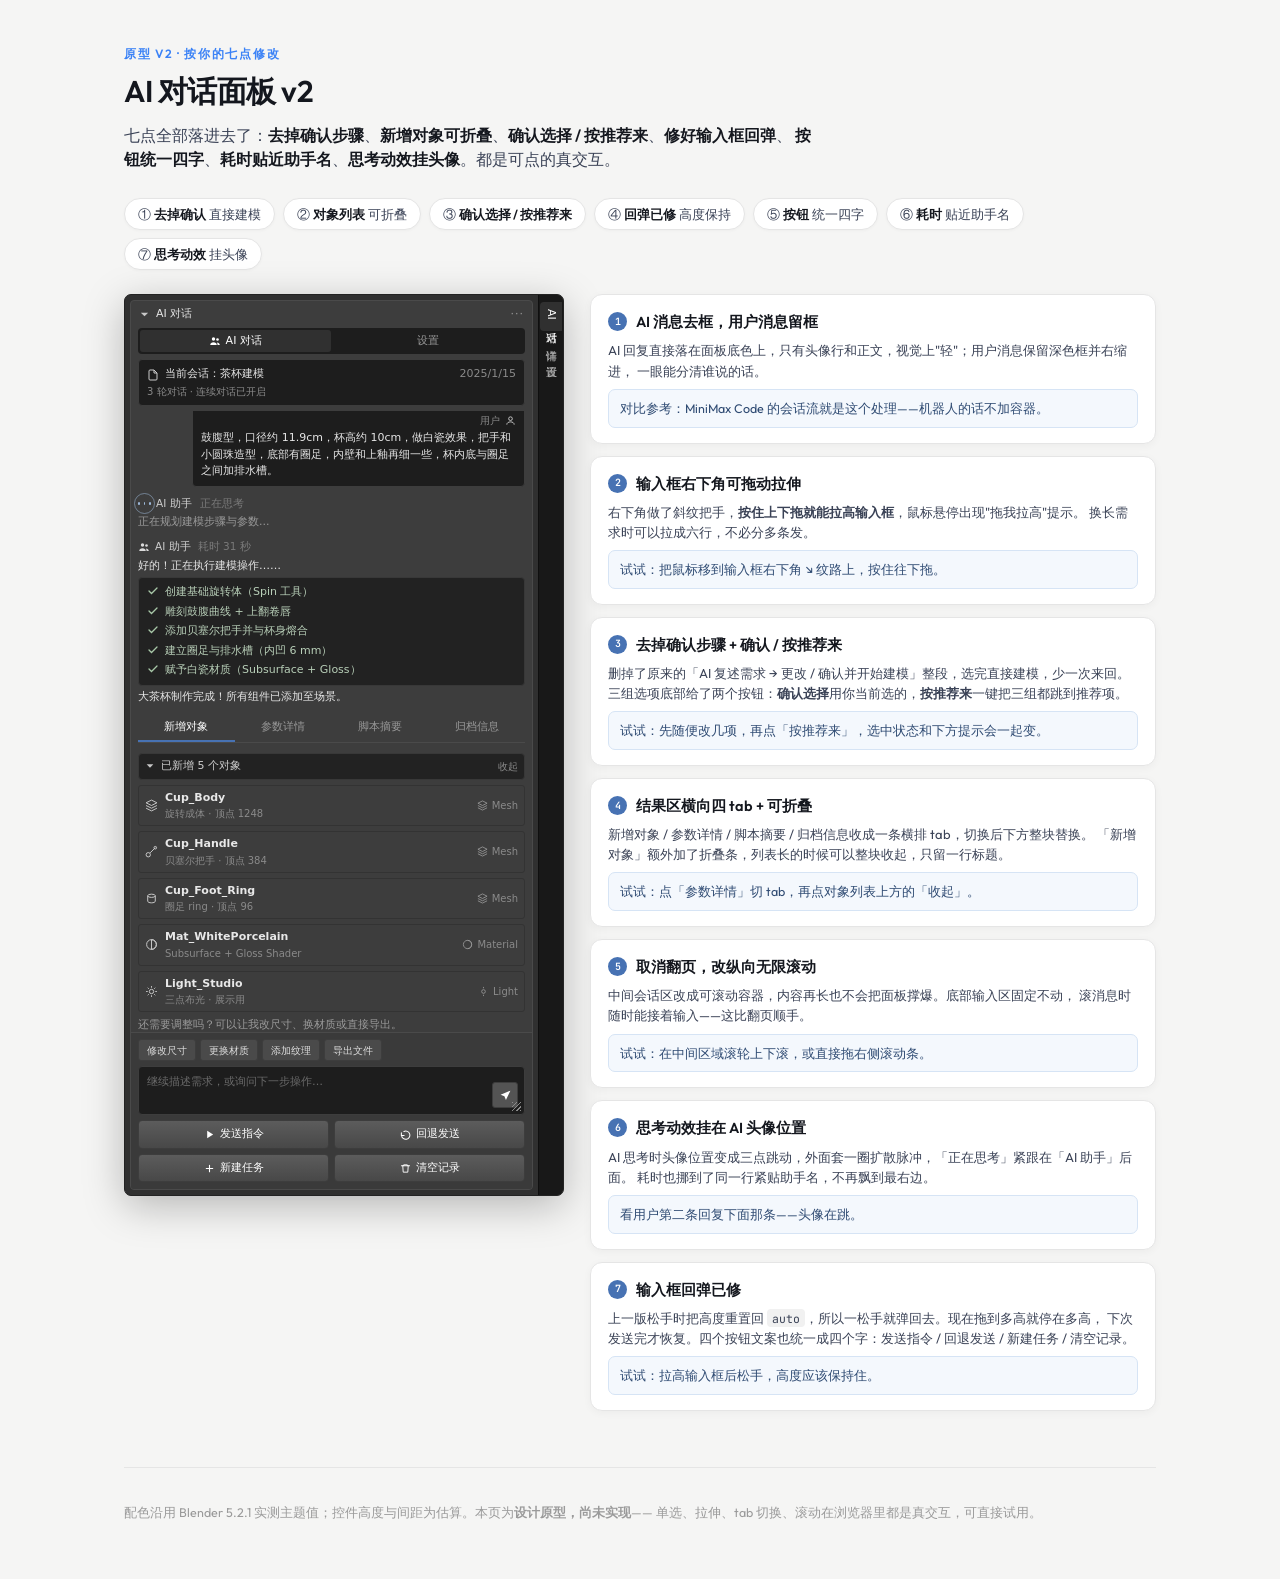
<file: blender_ui_figma_prototype.html>
<!DOCTYPE html>
<html lang="zh-CN">
<head>
<meta charset="utf-8">
<meta name="viewport" content="width=device-width, initial-scale=1">
<title>AI 对话面板原型 v2 · blender_deepseek_agent</title>
<link href="https://fonts.googleapis.com/css2?family=Outfit:wght@400;500;600;700&family=JetBrains+Mono:wght@400;500&display=swap" rel="stylesheet">
<style>
*{box-sizing:border-box}
body{margin:0;background:#f5f5f4;color:#14171e;font-family:'Outfit','Noto Sans SC',sans-serif;
  font-size:15px;line-height:1.6;-webkit-font-smoothing:antialiased}
.wrap{max-width:1080px;margin:0 auto;padding:0 24px}
header{padding:44px 0 0}
.eyebrow{font-size:12px;font-weight:600;letter-spacing:.14em;text-transform:uppercase;
  color:#3b82f6;margin:0 0 10px}
h1{font-size:30px;line-height:1.25;font-weight:600;letter-spacing:-.015em;margin:0 0 12px}
.lede{font-size:15.5px;color:#3a4256;max-width:70ch;margin:0 0 26px}
.lede b{color:#14171e;font-weight:600}
.chips-note{display:flex;flex-wrap:wrap;gap:8px;margin-bottom:24px}
.cn{font-size:12.5px;background:#fff;border:1px solid #e5e5e5;border-radius:999px;
  padding:5px 13px;color:#3a4256;box-shadow:0 1px 3px rgba(0,0,0,.03)}
.cn b{color:#14171e;font-weight:600}
.stage{display:grid;grid-template-columns:minmax(0,440px) minmax(0,1fr);gap:26px;
  align-items:start;margin-bottom:56px}
@media(max-width:880px){.stage{grid-template-columns:1fr}}
@media(max-width:560px){.wrap{padding:0 16px} h1{font-size:25px}}

/* ============ Blender 面板 ============ */
.bld{background:#303030;border-radius:7px;overflow:hidden;border:1px solid #232323;
  display:flex;font-family:'DejaVu Sans','Segoe UI','Noto Sans SC',sans-serif;
  font-size:11px;line-height:1.5;color:#e6e6e6;box-shadow:0 10px 40px rgba(0,0,0,.26)}
.bld-main{flex:1;min-width:0;padding:5px;display:flex;flex-direction:column;max-height:900px}
.bld-vtab{width:25px;flex:0 0 25px;background:#181818;display:flex;flex-direction:column;
  align-items:center;gap:3px;padding:7px 0;border-left:1px solid #0f0f0f}
.bld-vtab span{writing-mode:vertical-rl;padding:7px 3px;border-radius:4px 0 0 4px;
  color:#b4b4b4;font-size:11px;cursor:pointer}
.bld-vtab span.on{background:#303030;color:#fff}
.bld-panel{background:#3d3d3d;border-radius:4px;border:1px solid #4a4a4a;overflow:hidden;
  display:flex;flex-direction:column;min-height:0}
.bld-head{display:flex;align-items:center;gap:6px;padding:5px 8px;flex:0 0 auto}
.bld-head .dots{margin-left:auto;color:#9a9a9a;letter-spacing:1px;cursor:pointer}
.tabs{display:flex;background:#1d1d1d;border-radius:4px;padding:2px;gap:2px;margin:0 7px 5px;flex:0 0 auto}
.tabs>div{flex:1;text-align:center;padding:3px 4px;border-radius:3px;color:#989898;
  cursor:pointer;display:flex;align-items:center;justify-content:center;gap:5px;
  transition:background .15s,color .15s}
.tabs>div.on{background:#303030;color:#fff}
.tabs>div:not(.on):hover{color:#dcdcdc}

/* 会话状态栏 */
.sbar{flex:0 0 auto;margin:0 7px 5px;background:#1d1d1d;border:1px solid #3d3d3d;
  border-radius:4px;padding:6px 8px}

/* 无限纵向滚动区 */
.stream{flex:1 1 auto;min-height:0;overflow-y:auto;overflow-x:hidden;padding:0 7px;
  display:flex;flex-direction:column;gap:9px;scrollbar-width:thin;
  scrollbar-color:#545454 transparent}
.stream::-webkit-scrollbar{width:8px}
.stream::-webkit-scrollbar-track{background:transparent}
.stream::-webkit-scrollbar-thumb{background:#545454;border-radius:4px}
.stream::-webkit-scrollbar-thumb:hover{background:#6a6a6a}

/* 用户消息：保留深色框 + 右缩进 */
.umsg{align-self:flex-end;max-width:86%;background:#1d1d1d;border:1px solid #3d3d3d;
  border-radius:4px;padding:6px 8px}
.umeta{display:flex;align-items:center;justify-content:flex-end;gap:5px;color:#8a8a8a;
  font-size:10px;margin-bottom:2px}

/* AI 消息：无框，纯文本直接落在面板底色上 */
.amsg{display:flex;flex-direction:column;gap:3px}
.ahead{display:flex;align-items:center;gap:5px;color:#cfcfcf;font-size:10.5px}
.atext{color:#e6e6e6}
.atext.dim{color:#9a9a9a}

/* 单选组 */
.qg{background:#1d1d1d;border:1px solid #3d3d3d;border-radius:4px;padding:7px 8px;
  display:flex;flex-direction:column;gap:5px}
.qt{font-weight:600;color:#b9cfe6;margin-bottom:1px}
.qrow{display:flex;align-items:center;gap:7px;padding:2.5px 4px;border-radius:3px;
  cursor:pointer;transition:background .15s;color:#c4c4c4}
.qrow:hover{background:#262626;color:#e6e6e6}
.radio{flex:0 0 11px;width:11px;height:11px;border-radius:50%;border:1.5px solid #6a6a6a;
  background:#2a2a2a;display:flex;align-items:center;justify-content:center}
.qrow.sel{background:#2c3c52;color:#eaf1fa}
.qrow.sel .radio{border-color:#4772b3;background:#4772b3}
.qrow.sel .radio::after{content:'';width:4px;height:4px;border-radius:50%;background:#fff}
.qtag{margin-left:auto;font-size:9.5px;color:#8a8a8a}
.qrow.sel .qtag{color:#9db8d8}
.other-in{margin:2px 0 2px 18px;background:#181818;border:1px solid #4772b3;border-radius:3px;
  padding:5px 7px;color:#e6e6e6;outline:none}
.other-in::placeholder{color:#6a6a6a}

/* 检查清单 */
.ckl{display:flex;flex-direction:column;gap:3px;padding:6px 8px;background:#222;
  border:1px solid #383838;border-radius:4px}
.ckl div{display:flex;gap:6px;align-items:flex-start;color:#b8cfb8}

/* 横向四 tab */
.qtabs{display:flex;border-bottom:1px solid #4a4a4a;flex:0 0 auto}
.qtabs>div{flex:1;text-align:center;padding:5px 2px;font-size:10.5px;color:#989898;
  cursor:pointer;border-bottom:2px solid transparent;transition:color .15s,border-color .15s;
  white-space:nowrap;overflow:hidden;text-overflow:ellipsis}
.qtabs>div:hover{color:#dcdcdc}
.qtabs>div.on{color:#fff;border-bottom-color:#4772b3}
.qpane{padding:7px 0 2px;display:flex;flex-direction:column;gap:5px}
.qpane[hidden]{display:none}
.orow{display:flex;align-items:center;gap:7px;padding:4px 6px;border-radius:3px;
  border:1px solid #333;cursor:pointer;transition:background .15s}
.orow:hover{background:#252525}
.orow .nm{font-weight:600;color:#e8e8e8}
.orow .ty{margin-left:auto;color:#8a8a8a;font-size:10px;display:flex;align-items:center;gap:4px;flex:0 0 auto}
.prow{display:grid;grid-template-columns:46% 1fr;gap:7px;align-items:center;
  padding:2.5px 4px;border-bottom:1px solid #2f2f2f}
.prow:last-child{border-bottom:none}
.prow .v{text-align:right;color:#e6e6e6}
.kgrp{color:#9db8d8;font-size:10.5px;margin:5px 0 1px}
pre.code{background:#181818;border:1px solid #333;border-radius:4px;padding:7px 8px;
  margin:0;font-family:'JetBrains Mono',monospace;font-size:9.5px;line-height:1.6;
  color:#a8b8c8;overflow-x:auto;white-space:pre}

/* AI 思考动效（挂在 AI 头像位置） */
.think{display:flex;align-items:center;gap:4px;width:13px;height:13px;position:relative}
.think i{width:3.5px;height:3.5px;border-radius:50%;background:#9db8d8;display:block;
  animation:bounce 1.25s infinite ease-in-out}
.think i:nth-child(2){animation-delay:.16s}
.think i:nth-child(3){animation-delay:.32s}
@keyframes bounce{0%,60%,100%{transform:translateY(0);opacity:.45}
  30%{transform:translateY(-4px);opacity:1}}
/* 头像外圈脉冲 */
.think::before{content:'';position:absolute;inset:-4px;border-radius:50%;
  border:1px solid rgba(157,184,216,.55);animation:pulse 1.6s infinite ease-out}
@keyframes pulse{0%{transform:scale(.7);opacity:.9}
  100%{transform:scale(1.25);opacity:0}}
/* 可折叠区块头 */
.collapsebar{display:flex;align-items:center;gap:6px;padding:4px 6px;cursor:pointer;
  background:#222;border:1px solid #383838;border-radius:4px;color:#cfcfcf;
  transition:background .15s}
.collapsebar:hover{background:#2a2a2a}
.collapsebar .caret{transition:transform .2s;flex:0 0 10px}
.collapsebar.closed .caret{transform:rotate(-90deg)}
.collapsebar .rt{margin-left:auto;color:#8a8a8a;font-size:10px}

/* 输入区 */
.composer{flex:0 0 auto;padding:6px 7px 7px;border-top:1px solid #4a4a4a;
  display:flex;flex-direction:column;gap:5px;background:#3a3a3a}
.quick{display:flex;gap:4px;flex-wrap:wrap}
.qchip{padding:2.5px 8px;border-radius:3px;background:#4a4a4a;border:1px solid #3d3d3d;
  color:#dcdcdc;font-size:10px;cursor:pointer;transition:background .15s}
.qchip:hover{background:#565656}
.inwrap{position:relative;background:#1d1d1d;border:1px solid #3d3d3d;border-radius:4px;
  display:flex;align-items:stretch;overflow:hidden}
.inwrap:focus-within{border-color:#4772b3}
.inwrap textarea{flex:1;background:transparent;border:none;outline:none;resize:none;
  color:#e6e6e6;font-family:inherit;font-size:11px;line-height:1.5;padding:7px 8px;
  min-height:34px;overflow-y:auto}
.inwrap textarea::placeholder{color:#6a6a6a}
.send{align-self:flex-end;margin:0 6px 6px 0;width:26px;height:26px;border-radius:3px;
  background:#545454;border:1px solid #3d3d3d;color:#fff;display:flex;align-items:center;
  justify-content:center;cursor:pointer;flex:0 0 26px}
.send:hover{background:#616161}
/* 右下角拉伸把手 */
.grip{position:absolute;right:0;bottom:0;width:18px;height:18px;cursor:nwse-resize;
  display:flex;align-items:flex-end;justify-content:flex-end;padding:3px}
.grip::after{content:'';width:9px;height:9px;
  background:repeating-linear-gradient(135deg,#8a8a8a 0 1px,transparent 1px 3px)}
.grip:hover::after{background:repeating-linear-gradient(135deg,#b9cfe6 0 1px,transparent 1px 3px)}
.griphint{position:absolute;right:22px;bottom:4px;font-size:9.5px;color:#7a7a7a;
  pointer-events:none;opacity:0;transition:opacity .2s}
.inwrap:hover .griphint{opacity:1}
.btns{display:flex;gap:5px}
.btn{flex:1;text-align:center;padding:5px 8px;border-radius:4px;border:1px solid #3d3d3d;
  color:#fff;background:linear-gradient(180deg,#5c5c5c 0%,#484848 100%);cursor:pointer;
  font-size:11px;transition:filter .15s;display:flex;align-items:center;justify-content:center;gap:5px}
.btn:hover{filter:brightness(1.16)}

/* ============ 右侧说明 ============ */
.rail{display:grid;gap:12px;position:sticky;top:18px}
.rc{background:#fff;border:1px solid #e5e5e5;border-radius:12px;padding:15px 17px;
  box-shadow:0 2px 8px rgba(0,0,0,.04)}
.rc h4{margin:0 0 7px;font-size:14.5px;font-weight:600;display:flex;align-items:center;gap:9px}
.rc .n{width:19px;height:19px;border-radius:50%;background:#4772b3;color:#fff;
  font-family:'JetBrains Mono',monospace;font-size:10px;font-weight:600;display:flex;
  align-items:center;justify-content:center;flex:0 0 19px}
.rc p{margin:0;font-size:13px;color:#3a4256;line-height:1.55}
.rc p+p{margin-top:6px}
code{font-family:'JetBrains Mono',monospace;font-size:11.5px;background:#f1f1f1;
  padding:1.5px 5px;border-radius:4px;color:#3a4256}
.demo{background:#f4f8fd;border:1px solid #d6e4f5;border-radius:7px;padding:9px 11px;
  font-size:12.5px;color:#2f4b73;margin-top:8px;line-height:1.5}
footer{padding:22px 0 44px;border-top:1px solid #e5e5e5;color:#9a9a9a;font-size:12.5px}
</style>
</head>
<body>
<div class="wrap">

<header>
  <p class="eyebrow">原型 v2 · 按你的七点修改</p>
  <h1>AI 对话面板 v2</h1>
  <p class="lede">
    七点全部落进去了：<b>去掉确认步骤</b>、<b>新增对象可折叠</b>、<b>确认选择 / 按推荐来</b>、<b>修好输入框回弹</b>、
    <b>按钮统一四字</b>、<b>耗时贴近助手名</b>、<b>思考动效挂头像</b>。都是可点的真交互。
  </p>
  <div class="chips-note">
    <span class="cn">① <b>去掉确认</b> 直接建模</span>
    <span class="cn">② <b>对象列表</b> 可折叠</span>
    <span class="cn">③ <b>确认选择 / 按推荐来</b></span>
    <span class="cn">④ <b>回弹已修</b> 高度保持</span>
    <span class="cn">⑤ <b>按钮</b> 统一四字</span>
    <span class="cn">⑥ <b>耗时</b> 贴近助手名</span>
    <span class="cn">⑦ <b>思考动效</b> 挂头像</span>
  </div>
</header>

<div class="stage">

  <!-- ======================= 原型 ======================= -->
  <div class="bld">
    <div class="bld-main">
      <div class="bld-panel">

        <div class="bld-head">
          <svg width="11" height="11" viewBox="0 0 12 12" fill="#c8c8c8"><path d="M2 4l4 4 4-4z"/></svg>
          <span>AI 对话</span><span class="dots">···</span>
        </div>

        <div class="tabs">
          <div class="on">
            <svg width="12" height="12" viewBox="0 0 24 24" fill="#fff"><circle cx="9" cy="8" r="3.4"/><path d="M2.5 20c0-3.6 3-5.6 6.5-5.6s6.5 2 6.5 5.6z"/><circle cx="17" cy="9" r="2.6"/><path d="M16 14.8c3 .3 5.5 2.1 5.5 5.2h-4.2"/></svg>AI 对话</div>
          <div>设置</div>
        </div>

        <div class="sbar">
          <div style="display:flex;align-items:center;gap:6px">
            <svg width="12" height="12" viewBox="0 0 24 24" fill="none" stroke="#ccc" stroke-width="2"><path d="M14 2H6a2 2 0 00-2 2v16a2 2 0 002 2h12a2 2 0 002-2V8z"/><path d="M14 2v6h6"/></svg>
            <span style="flex:1">当前会话：茶杯建模</span><span style="color:#8a8a8a">2025/1/15</span>
          </div>
          <div style="color:#8a8a8a;font-size:10px;margin-top:1px">3 轮对话 · 连续对话已开启</div>
        </div>

        <!-- ===== 无限纵向滚动区 ===== -->
        <div class="stream" id="stream">

          <!-- 用户 1 -->
          <div class="umsg">
            <div class="umeta">用户
              <svg width="11" height="11" viewBox="0 0 24 24" fill="none" stroke="#ccc" stroke-width="2"><circle cx="12" cy="8" r="4"/><path d="M4 21c0-4 3.6-6 8-6s8 2 8 6"/></svg>
            </div>
            帮我用 Blender 制作一个精致的中式茶杯，要有把手和杯足，适合泡茶用。
          </div>

          <!-- AI 1：无框 -->
          <div class="amsg">
            <div class="ahead">
              <svg width="12" height="12" viewBox="0 0 24 24" fill="#dcdcdc"><circle cx="9" cy="8" r="3.4"/><path d="M2.5 20c0-3.6 3-5.6 6.5-5.6s6.5 2 6.5 5.6z"/><circle cx="17" cy="9" r="2.6"/><path d="M16 14.8c3 .3 5.5 2.1 5.5 5.2h-4.2"/></svg>
              AI 助手 <span style="margin-left:2px;color:#7a7a7a">耗时 4 秒</span>
            </div>
            <div class="atext">好的！为了让茶杯更符合您的需求，我需要确认几个细节：</div>

            <!-- 单选组 1 -->
            <div class="qg" data-qg>
              <div class="qt">1 · 杯型风格</div>
              <div class="qrow sel" data-radio><span class="radio"></span>直筒型<span class="qtag">推荐</span></div>
              <div class="qrow" data-radio><span class="radio"></span>收口型</div>
              <div class="qrow" data-radio><span class="radio"></span>鼓腹型<span class="qtag">推荐</span></div>
              <div class="qrow" data-radio><span class="radio"></span>其他</div>
              <div class="other-slot" hidden>
                <input class="other-in" placeholder="补充你的杯型描述，例如：上宽下窄的斗笠型…">
              </div>
            </div>

            <!-- 单选组 2 -->
            <div class="qg" data-qg>
              <div class="qt">2 · 尺寸参考</div>
              <div class="qrow" data-radio><span class="radio"></span>小号（口径 8 cm 以内）</div>
              <div class="qrow sel" data-radio><span class="radio"></span>标准（口径 10-12 cm）<span class="qtag">推荐</span></div>
              <div class="qrow" data-radio><span class="radio"></span>大号（口径 12 cm 以上）</div>
              <div class="qrow" data-radio><span class="radio"></span>其他</div>
              <div class="other-slot" hidden>
                <input class="other-in" placeholder="填写具体口径与杯高，例如：口径 11.9 cm，杯高 10 cm…">
              </div>
            </div>

            <!-- 单选组 3 -->
            <div class="qg" data-qg>
              <div class="qt">3 · 材质偏好</div>
              <div class="qrow" data-radio><span class="radio"></span>陶瓷</div>
              <div class="qrow sel" data-radio><span class="radio"></span>白瓷<span class="qtag">光泽釉面</span></div>
              <div class="qrow" data-radio><span class="radio"></span>紫砂<span class="qtag">哑光</span></div>
              <div class="qrow" data-radio><span class="radio"></span>其他</div>
              <div class="other-slot" hidden>
                <input class="other-in" placeholder="补充材质要求，例如：米白哑光、不上釉…">
              </div>
            </div>
            <div class="btns" style="margin-top:5px">
              <div class="btn" style="flex:1.3" id="btnConfirm">确认选择</div>
              <div class="btn" style="flex:1" id="btnRec">按推荐来</div>
            </div>
            <div id="selHint" style="color:#8a8a8a;font-size:10px">已选 3 项 · 鼓腹型 / 标准 / 白瓷</div>
          </div>

          <!-- 用户 2 -->
          <div class="umsg">
            <div class="umeta">用户
              <svg width="11" height="11" viewBox="0 0 24 24" fill="none" stroke="#ccc" stroke-width="2"><circle cx="12" cy="8" r="4"/><path d="M4 21c0-4 3.6-6 8-6s8 2 8 6"/></svg>
            </div>
            鼓腹型，口径约 11.9cm，杯高约 10cm，做白瓷效果，把手和小圆珠造型，底部有圈足，内壁和上釉再细一些，杯内底与圈足之间加排水槽。
          </div>

          <!-- AI 思考中：动效挂在 AI 头像位置 -->
          <div class="amsg">
            <div class="ahead">
              <span class="think"><i></i><i></i><i></i></span>
              AI 助手
              <span style="margin-left:3px;color:#7a7a7a">正在思考</span>
            </div>
            <div class="atext dim" style="font-size:10.5px">正在规划建模步骤与参数…</div>
          </div>

          <!-- AI 3：无框 -->
          <div class="amsg">
            <div class="ahead">
              <svg width="12" height="12" viewBox="0 0 24 24" fill="#dcdcdc"><circle cx="9" cy="8" r="3.4"/><path d="M2.5 20c0-3.6 3-5.6 6.5-5.6s6.5 2 6.5 5.6z"/><circle cx="17" cy="9" r="2.6"/><path d="M16 14.8c3 .3 5.5 2.1 5.5 5.2h-4.2"/></svg>
              AI 助手 <span style="margin-left:2px;color:#7a7a7a">耗时 31 秒</span>
            </div>
            <div class="atext">好的！正在执行建模操作……</div>
            <div class="ckl">
              <div><svg width="12" height="12" viewBox="0 0 24 24" fill="none" stroke="#a8c8a8" stroke-width="2.6" stroke-linecap="round" style="margin-top:1px;flex:0 0 12px"><path d="M20 6L9 17l-5-5"/></svg>创建基础旋转体（Spin 工具）</div>
              <div><svg width="12" height="12" viewBox="0 0 24 24" fill="none" stroke="#a8c8a8" stroke-width="2.6" stroke-linecap="round" style="margin-top:1px;flex:0 0 12px"><path d="M20 6L9 17l-5-5"/></svg>雕刻鼓腹曲线 + 上翻卷唇</div>
              <div><svg width="12" height="12" viewBox="0 0 24 24" fill="none" stroke="#a8c8a8" stroke-width="2.6" stroke-linecap="round" style="margin-top:1px;flex:0 0 12px"><path d="M20 6L9 17l-5-5"/></svg>添加贝塞尔把手并与杯身熔合</div>
              <div><svg width="12" height="12" viewBox="0 0 24 24" fill="none" stroke="#a8c8a8" stroke-width="2.6" stroke-linecap="round" style="margin-top:1px;flex:0 0 12px"><path d="M20 6L9 17l-5-5"/></svg>建立圈足与排水槽（内凹 6 mm）</div>
              <div><svg width="12" height="12" viewBox="0 0 24 24" fill="none" stroke="#a8c8a8" stroke-width="2.6" stroke-linecap="round" style="margin-top:1px;flex:0 0 12px"><path d="M20 6L9 17l-5-5"/></svg>赋予白瓷材质（Subsurface + Gloss）</div>
            </div>
            <div class="atext">大茶杯制作完成！所有组件已添加至场景。</div>

            <!-- ===== 横向四 tab ===== -->
            <div class="qtabs" style="margin-top:6px">
              <div class="on" data-qt="obj">新增对象</div>
              <div data-qt="param">参数详情</div>
              <div data-qt="script">脚本摘要</div>
              <div data-qt="arch">归档信息</div>
            </div>

            <div class="qpane" data-qp="obj">
              <div class="collapsebar" id="objBar">
                <svg class="caret" width="10" height="10" viewBox="0 0 12 12" fill="#c8c8c8"><path d="M2 4l4 4 4-4z"/></svg>
                <span>已新增 5 个对象</span>
                <span class="rt" id="objBarTxt">收起</span>
              </div>
              <div id="objBody" style="display:flex;flex-direction:column;gap:5px">
              <div class="orow">
                <svg width="13" height="13" viewBox="0 0 24 24" fill="none" stroke="#c9c9c9" stroke-width="1.8"><path d="M12 2L2 7l10 5 10-5z"/><path d="M2 17l10 5 10-5"/><path d="M2 12l10 5 10-5"/></svg>
                <div><div class="nm">Cup_Body</div><div style="color:#8a8a8a;font-size:10px">旋转成体 · 顶点 1248</div></div>
                <span class="ty"><svg width="11" height="11" viewBox="0 0 24 24" fill="none" stroke="#9a9a9a" stroke-width="1.8"><path d="M12 2L2 7l10 5 10-5z"/><path d="M2 17l10 5 10-5"/><path d="M2 12l10 5 10-5"/></svg>Mesh</span>
              </div>
              <div class="orow">
                <svg width="13" height="13" viewBox="0 0 24 24" fill="none" stroke="#c9c9c9" stroke-width="1.8"><circle cx="6" cy="18" r="4"/><path d="M9.5 14.5L19 5"/><circle cx="19" cy="5" r="2.4"/></svg>
                <div><div class="nm">Cup_Handle</div><div style="color:#8a8a8a;font-size:10px">贝塞尔把手 · 顶点 384</div></div>
                <span class="ty"><svg width="11" height="11" viewBox="0 0 24 24" fill="none" stroke="#9a9a9a" stroke-width="1.8"><path d="M12 2L2 7l10 5 10-5z"/><path d="M2 17l10 5 10-5"/><path d="M2 12l10 5 10-5"/></svg>Mesh</span>
              </div>
              <div class="orow">
                <svg width="13" height="13" viewBox="0 0 24 24" fill="none" stroke="#c9c9c9" stroke-width="1.8"><ellipse cx="12" cy="7" rx="7" ry="3"/><path d="M5 7v10c0 1.7 3.1 3 7 3s7-1.3 7-3V7"/></svg>
                <div><div class="nm">Cup_Foot_Ring</div><div style="color:#8a8a8a;font-size:10px">圈足 ring · 顶点 96</div></div>
                <span class="ty"><svg width="11" height="11" viewBox="0 0 24 24" fill="none" stroke="#9a9a9a" stroke-width="1.8"><path d="M12 2L2 7l10 5 10-5z"/><path d="M2 17l10 5 10-5"/><path d="M2 12l10 5 10-5"/></svg>Mesh</span>
              </div>
              <div class="orow">
                <svg width="13" height="13" viewBox="0 0 24 24" fill="none" stroke="#c9c9c9" stroke-width="1.8"><circle cx="12" cy="12" r="9"/><path d="M12 3a9 9 0 010 18"/><path d="M12 3v18"/></svg>
                <div><div class="nm">Mat_WhitePorcelain</div><div style="color:#8a8a8a;font-size:10px">Subsurface + Gloss Shader</div></div>
                <span class="ty"><svg width="11" height="11" viewBox="0 0 24 24" fill="none" stroke="#9a9a9a" stroke-width="1.8"><circle cx="12" cy="12" r="9"/><path d="M12 3a9 9 0 010 18"/></svg>Material</span>
              </div>
              <div class="orow">
                <svg width="13" height="13" viewBox="0 0 24 24" fill="none" stroke="#c9c9c9" stroke-width="1.8"><circle cx="12" cy="12" r="4"/><path d="M12 2v3M12 19v3M2 12h3M19 12h3M5 5l2 2M17 17l2 2M19 5l-2 2M7 17l-2 2"/></svg>
                <div><div class="nm">Light_Studio</div><div style="color:#8a8a8a;font-size:10px">三点布光 · 展示用</div></div>
                <span class="ty"><svg width="11" height="11" viewBox="0 0 24 24" fill="none" stroke="#9a9a9a" stroke-width="1.8"><circle cx="12" cy="12" r="4"/><path d="M12 2v3M12 19v3"/></svg>Light</span>
              </div>
              </div>
            </div>

            <div class="qpane" data-qp="param" hidden>
              <div class="kgrp">几何参数</div>
              <div class="prow"><span style="color:#9a9a9a">口径</span><span class="v">11.9 cm</span></div>
              <div class="prow"><span style="color:#9a9a9a">杯高</span><span class="v">10.0 cm</span></div>
              <div class="prow"><span style="color:#9a9a9a">壁厚</span><span class="v">3.5 mm（均匀）</span></div>
              <div class="prow"><span style="color:#9a9a9a">圈足内凹</span><span class="v">6 mm</span></div>
              <div class="prow"><span style="color:#9a9a9a">上翻卷唇宽</span><span class="v">4 mm</span></div>
              <div class="kgrp">修改器</div>
              <div class="prow"><span style="color:#9a9a9a">Subdivision</span><span class="v">Catmull-Clark · L3</span></div>
              <div class="prow"><span style="color:#9a9a9a">Solidify</span><span class="v">3.5 mm · Even</span></div>
              <div class="prow"><span style="color:#9a9a9a">Boolean</span><span class="v">把手熔合 · Exact</span></div>
              <div class="prow"><span style="color:#9a9a9a">Bevel</span><span class="v">Weight 0.02 · Seg 3</span></div>
              <div class="kgrp">材质参数</div>
              <div class="prow"><span style="color:#9a9a9a">Base Color</span><span class="v" style="font-family:'JetBrains Mono',monospace">#F5F0E8</span></div>
              <div class="prow"><span style="color:#9a9a9a">Subsurface</span><span class="v">0.08</span></div>
              <div class="prow"><span style="color:#9a9a9a">Roughness</span><span class="v">0.12</span></div>
              <div class="prow"><span style="color:#9a9a9a">IOR</span><span class="v">1.48（瓷釉）</span></div>
            </div>

            <div class="qpane" data-qp="script" hidden>
              <div style="color:#8a8a8a;font-size:10px;margin-bottom:2px">共 214 行 · 已脱敏</div>
              <pre class="code">import bpy, math
# 1) 基础旋转体
bpy.ops.mesh.primitive_cylinder_add(vertices=96)
lathe = body.modifiers.new("Lathe", 'SPIN')
lathe.axis, lathe.angle, lathe.steps = (0,0,1), 2*math.pi, 96
# 2) 鼓腹曲线 + 上翻卷唇
prof = [(-0.045,0.000),(0.000,0.012),(0.048,0.055),
        (0.059,0.082),(0.052,0.096),(0.044,0.100)]
…
# 3) 把手：贝塞尔 + Boolean UNION 熔接
# 4) 圈足：内凹 6mm + 排水槽
# 5) 材质：Subsurface 0.08 / Gloss 0.12 / IOR 1.48</pre>
            </div>

            <div class="qpane" data-qp="arch" hidden>
              <div class="prow"><span style="color:#9a9a9a">撤销边界</span><span class="v">已建立 · 可回退</span></div>
              <div class="prow"><span style="color:#9a9a9a">新增对象</span><span class="v">5</span></div>
              <div class="prow"><span style="color:#9a9a9a">修改网格</span><span class="v">3</span></div>
              <div class="prow"><span style="color:#9a9a9a">新增材质 / 灯光</span><span class="v">1 / 1</span></div>
              <div class="prow"><span style="color:#9a9a9a">耗时</span><span class="v">31 秒</span></div>
              <div class="prow"><span style="color:#9a9a9a">对话轮次</span><span class="v">3 轮</span></div>
              <div class="prow"><span style="color:#9a9a9a">Token 消耗</span><span class="v">12 480</span></div>
            </div>

            <!-- AI 后续 -->
            <div class="atext dim" style="font-size:10.5px">还需要调整吗？可以让我改尺寸、换材质或直接导出。</div>
          </div>

        </div><!-- /stream -->

        <!-- ===== 输入区 ===== -->
        <div class="composer">
          <div class="quick">
            <span class="qchip">修改尺寸</span><span class="qchip">更换材质</span>
            <span class="qchip">添加纹理</span><span class="qchip">导出文件</span>
          </div>
          <div class="inwrap" id="inwrap">
            <textarea id="ta" rows="2" placeholder="继续描述需求，或询问下一步操作…"></textarea>
            <span class="griphint">拖我拉高</span>
            <div class="send"><svg width="13" height="13" viewBox="0 0 24 24" fill="#fff"><path d="M21 3L3 10.5l7 2.8 2.8 7L21 3z"/></svg></div>
            <div class="grip" id="grip"></div>
          </div>
          <div class="btns">
            <div class="btn">
              <svg width="11" height="11" viewBox="0 0 24 24" fill="#fff"><path d="M7 4l13 8-13 8z"/></svg>发送指令</div>
            <div class="btn">
              <svg width="11" height="11" viewBox="0 0 24 24" fill="none" stroke="#fff" stroke-width="2.2" stroke-linecap="round"><path d="M3 8v6h6"/><path d="M3.5 14a9 9 0 105-8.6"/></svg>回退发送</div>
          </div>
          <div class="btns">
            <div class="btn">
              <svg width="11" height="11" viewBox="0 0 24 24" fill="none" stroke="#fff" stroke-width="2.4" stroke-linecap="round"><path d="M12 5v14M5 12h14"/></svg>新建任务</div>
            <div class="btn">
              <svg width="11" height="11" viewBox="0 0 24 24" fill="none" stroke="#fff" stroke-width="2" stroke-linecap="round"><path d="M3 6h18M8 6V4h8v2M6 6l1 14h10l1-14"/></svg>清空记录</div>
          </div>
        </div>

      </div>
    </div>
    <div class="bld-vtab"><span class="on">AI 对话</span><span>详情</span><span>设置</span></div>
  </div>

  <!-- ======================= 改动说明 ======================= -->
  <div class="rail">
    <div class="rc">
      <h4><span class="n">1</span>AI 消息去框，用户消息留框</h4>
      <p>AI 回复直接落在面板底色上，只有头像行和正文，视觉上"轻"；用户消息保留深色框并右缩进，
      一眼能分清谁说的话。</p>
      <div class="demo">对比参考：MiniMax Code 的会话流就是这个处理——机器人的话不加容器。</div>
    </div>

    <div class="rc">
      <h4><span class="n">2</span>输入框右下角可拖动拉伸</h4>
      <p>右下角做了斜纹把手，<b>按住上下拖就能拉高输入框</b>，鼠标悬停出现"拖我拉高"提示。
      换长需求时可以拉成六行，不必分多条发。</p>
      <div class="demo">试试：把鼠标移到输入框右下角 ↘ 纹路上，按住往下拖。</div>
    </div>

    <div class="rc">
      <h4><span class="n">3</span>去掉确认步骤 + 确认 / 按推荐来</h4>
      <p>删掉了原来的「AI 复述需求 → 更改 / 确认并开始建模」整段，选完直接建模，少一次来回。
      三组选项底部给了两个按钮：<b>确认选择</b>用你当前选的，<b>按推荐来</b>一键把三组都跳到推荐项。</p>
      <div class="demo">试试：先随便改几项，再点「按推荐来」，选中状态和下方提示会一起变。</div>
    </div>

    <div class="rc">
      <h4><span class="n">4</span>结果区横向四 tab + 可折叠</h4>
      <p>新增对象 / 参数详情 / 脚本摘要 / 归档信息收成一条横排 tab，切换后下方整块替换。
      「新增对象」额外加了折叠条，列表长的时候可以整块收起，只留一行标题。</p>
      <div class="demo">试试：点「参数详情」切 tab，再点对象列表上方的「收起」。</div>
    </div>

    <div class="rc">
      <h4><span class="n">5</span>取消翻页，改纵向无限滚动</h4>
      <p>中间会话区改成可滚动容器，内容再长也不会把面板撑爆。底部输入区固定不动，
      滚消息时随时能接着输入——这比翻页顺手。</p>
      <div class="demo">试试：在中间区域滚轮上下滚，或直接拖右侧滚动条。</div>
    </div>

    <div class="rc">
      <h4><span class="n">6</span>思考动效挂在 AI 头像位置</h4>
      <p>AI 思考时头像位置变成三点跳动，外面套一圈扩散脉冲，「正在思考」紧跟在「AI 助手」后面。
      耗时也挪到了同一行紧贴助手名，不再飘到最右边。</p>
      <div class="demo">看用户第二条回复下面那条——头像在跳。</div>
    </div>

    <div class="rc">
      <h4><span class="n">7</span>输入框回弹已修</h4>
      <p>上一版松手时把高度重置回 <code>auto</code>，所以一松手就弹回去。现在拖到多高就停在多高，
      下次发送完才恢复。四个按钮文案也统一成四个字：发送指令 / 回退发送 / 新建任务 / 清空记录。</p>
      <div class="demo">试试：拉高输入框后松手，高度应该保持住。</div>
    </div>
  </div>
</div>

<footer>
  <p>配色沿用 Blender 5.2.1 实测主题值；控件高度与间距为估算。本页为<b>设计原型，尚未实现</b>——
  单选、拉伸、tab 切换、滚动在浏览器里都是真交互，可直接试用。</p>
</footer>

</div>

<script>
// ③ 单选 + 其他就地展开 + 确认选择 / 按推荐来
var hint = document.getElementById('selHint');
function readSel(){
  var out = [];
  document.querySelectorAll('[data-qg]').forEach(function(g){
    var s = g.querySelector('[data-radio].sel');
    if(!s) return;
    var c = s.cloneNode(true);
    var tg = c.querySelector('.qtag'); if(tg) tg.remove();
    var txt = c.textContent.replace(/\s+/g,' ').trim();
    if(txt === '其他'){
      var inp = g.querySelector('.other-in');
      txt = '其他' + (inp && inp.value ? '：' + inp.value : '');
    }
    out.push(txt);
  });
  return out;
}
function syncHint(){
  var s = readSel();
  hint.textContent = s.length ? ('已选 ' + s.length + ' 项 · ' + s.join(' / ')) : '还没有选择';
}
document.querySelectorAll('[data-qg]').forEach(function(g){
  var slot = g.querySelector('.other-slot');
  var inp = g.querySelector('.other-in');
  g.querySelectorAll('[data-radio]').forEach(function(row){
    row.addEventListener('click', function(){
      var isOther = row.textContent.trim().indexOf('其他') === 0;
      g.querySelectorAll('[data-radio]').forEach(function(r){ r.classList.remove('sel'); });
      row.classList.add('sel');
      slot.hidden = !isOther;
      if(isOther){ setTimeout(function(){ inp.focus(); }, 0); }
      syncHint();
    });
  });
  if(inp){ inp.addEventListener('input', syncHint); }
});
document.getElementById('btnRec').addEventListener('click', function(){
  document.querySelectorAll('[data-qg]').forEach(function(g){
    var target = null;
    g.querySelectorAll('[data-radio]').forEach(function(r){
      if(r.querySelector('.qtag') && r.querySelector('.qtag').textContent.indexOf('推荐') >= 0) target = r;
    });
    if(!target) target = g.querySelectorAll('[data-radio]')[0];
    g.querySelectorAll('[data-radio]').forEach(function(r){ r.classList.remove('sel'); });
    target.classList.add('sel');
    g.querySelector('.other-slot').hidden = true;
  });
  syncHint();
});
document.getElementById('btnConfirm').addEventListener('click', function(){
  hint.textContent = '已确认：' + readSel().join(' / ');
  hint.style.color = '#a8c8a8';
});
syncHint();

// ② 新增对象折叠
(function(){
  var bar = document.getElementById('objBar');
  var body = document.getElementById('objBody');
  var txt = document.getElementById('objBarTxt');
  bar.addEventListener('click', function(){
    var closed = bar.classList.toggle('closed');
    body.style.display = closed ? 'none' : 'flex';
    txt.textContent = closed ? '展开' : '收起';
  });
})();

// ④ 横向四 tab
document.querySelectorAll('[data-qt]').forEach(function(t){
  t.addEventListener('click', function(){
    document.querySelectorAll('[data-qt]').forEach(function(x){ x.classList.remove('on'); });
    t.classList.add('on');
    document.querySelectorAll('[data-qp]').forEach(function(p){
      p.hidden = p.getAttribute('data-qp') !== t.getAttribute('data-qt');
    });
  });
});

// ② 输入框右下角拖动拉伸
(function(){
  var grip = document.getElementById('grip');
  var ta = document.getElementById('ta');
  var wrap = document.getElementById('inwrap');
  var startY = 0, startH = 0, dragging = false;
  function down(e){
    dragging = true;
    startY = (e.touches ? e.touches[0].clientY : e.clientY);
    startH = ta.offsetHeight;
    document.body.style.userSelect = 'none';
    e.preventDefault();
  }
  function move(e){
    if(!dragging) return;
    var y = (e.touches ? e.touches[0].clientY : e.clientY);
    var h = Math.max(34, Math.min(240, startH + (y - startY)));
    ta.style.height = h + 'px';
  }
  function up(){
    if(!dragging) return;
    dragging = false;
    document.body.style.userSelect = '';
    ta.style.alignSelf = 'flex-end';
  }
  grip.addEventListener('mousedown', down);
  grip.addEventListener('touchstart', down, {passive:false});
  window.addEventListener('mousemove', move);
  window.addEventListener('touchmove', move, {passive:false});
  window.addEventListener('mouseup', up);
  window.addEventListener('touchend', up);
})();

// ⑤ 滚动区初始停在最底部（新消息优先）
window.addEventListener('load', function(){
  var s = document.getElementById('stream');
  s.scrollTop = s.scrollHeight;
});
</script>
</body>
</html>
</file>
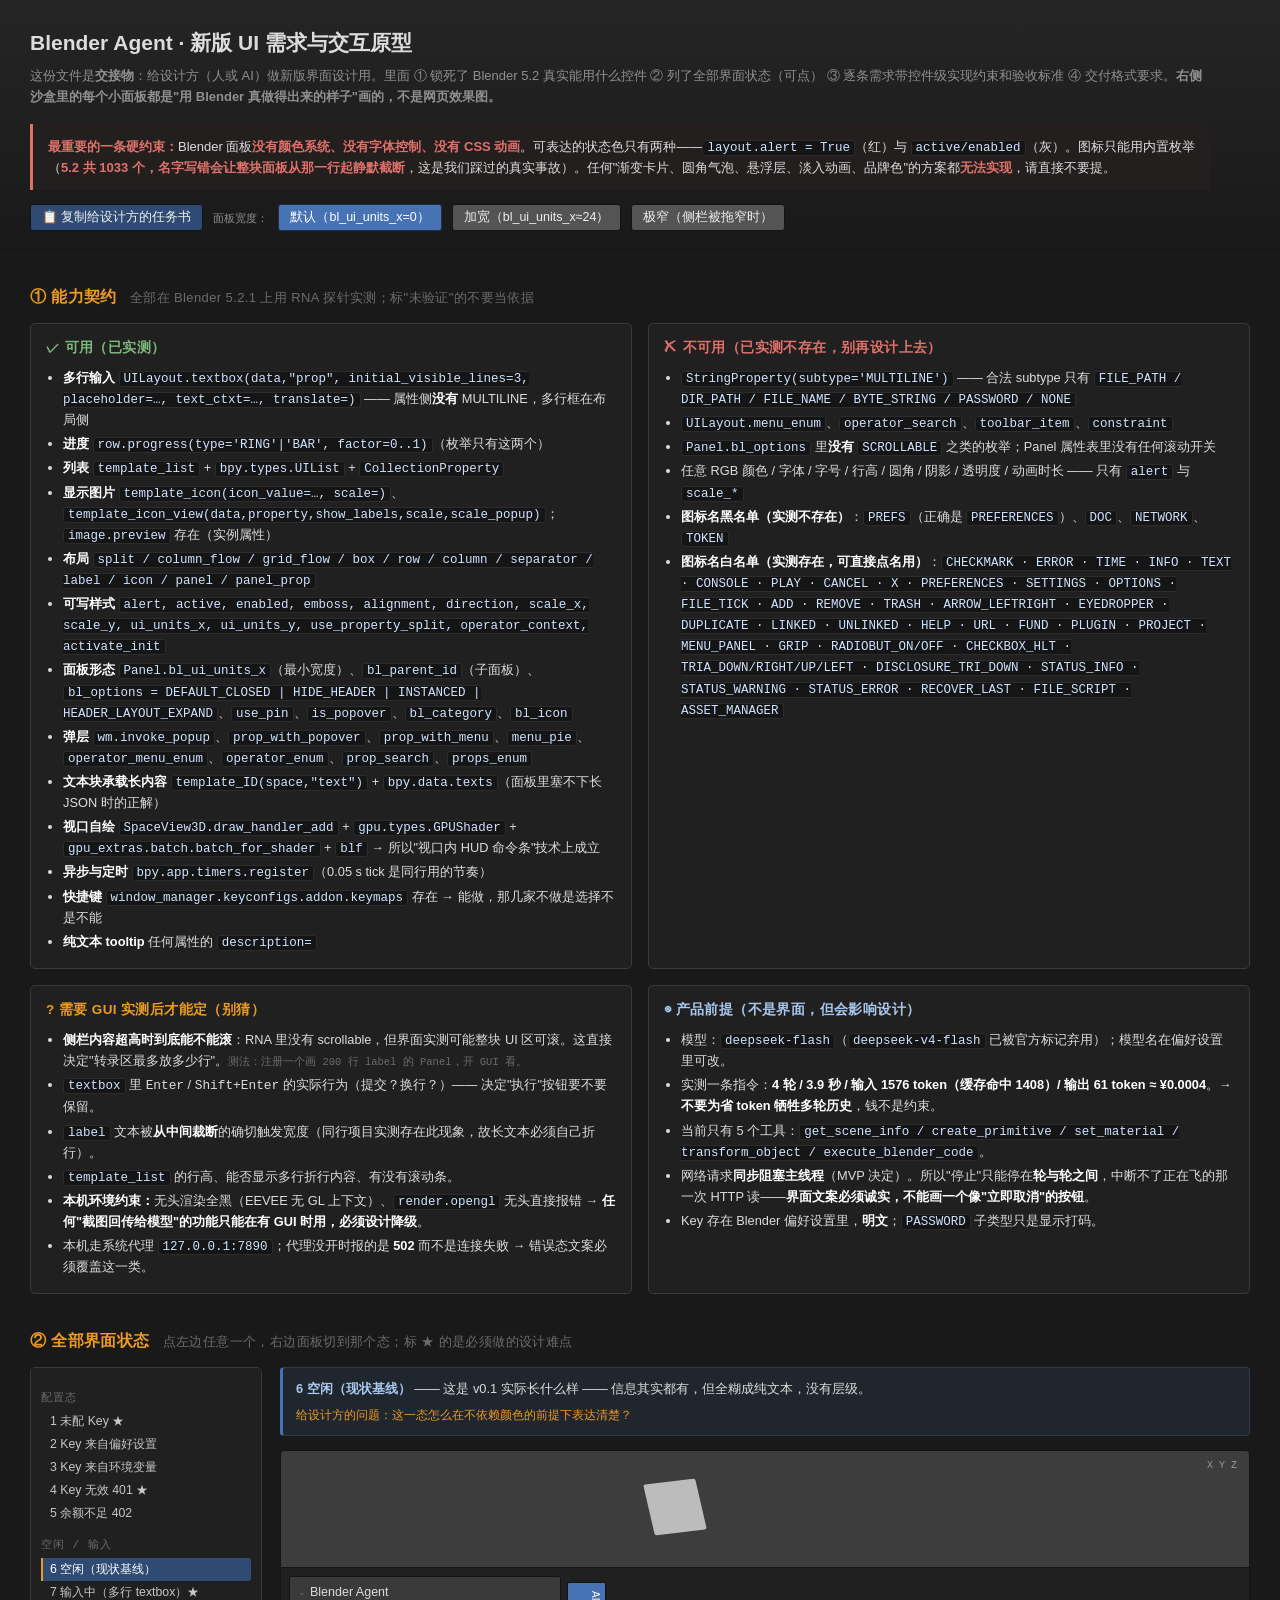
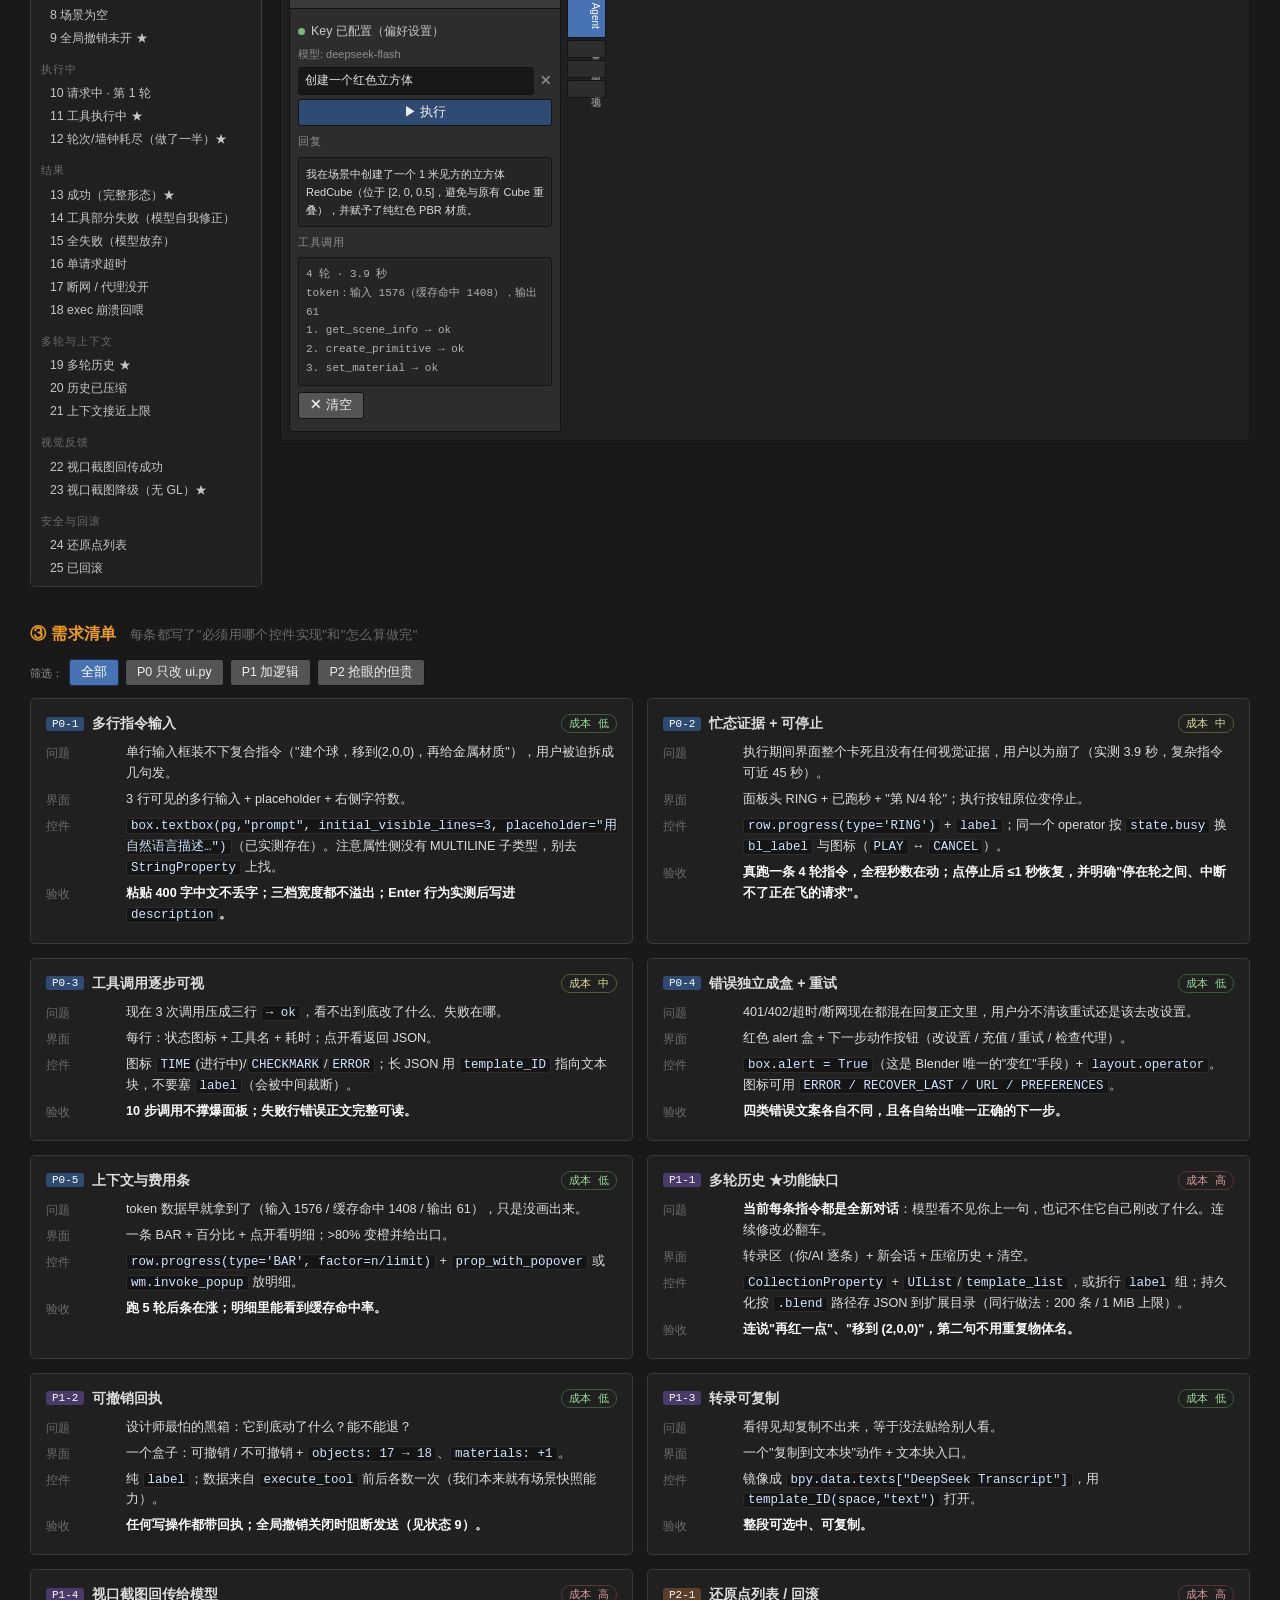
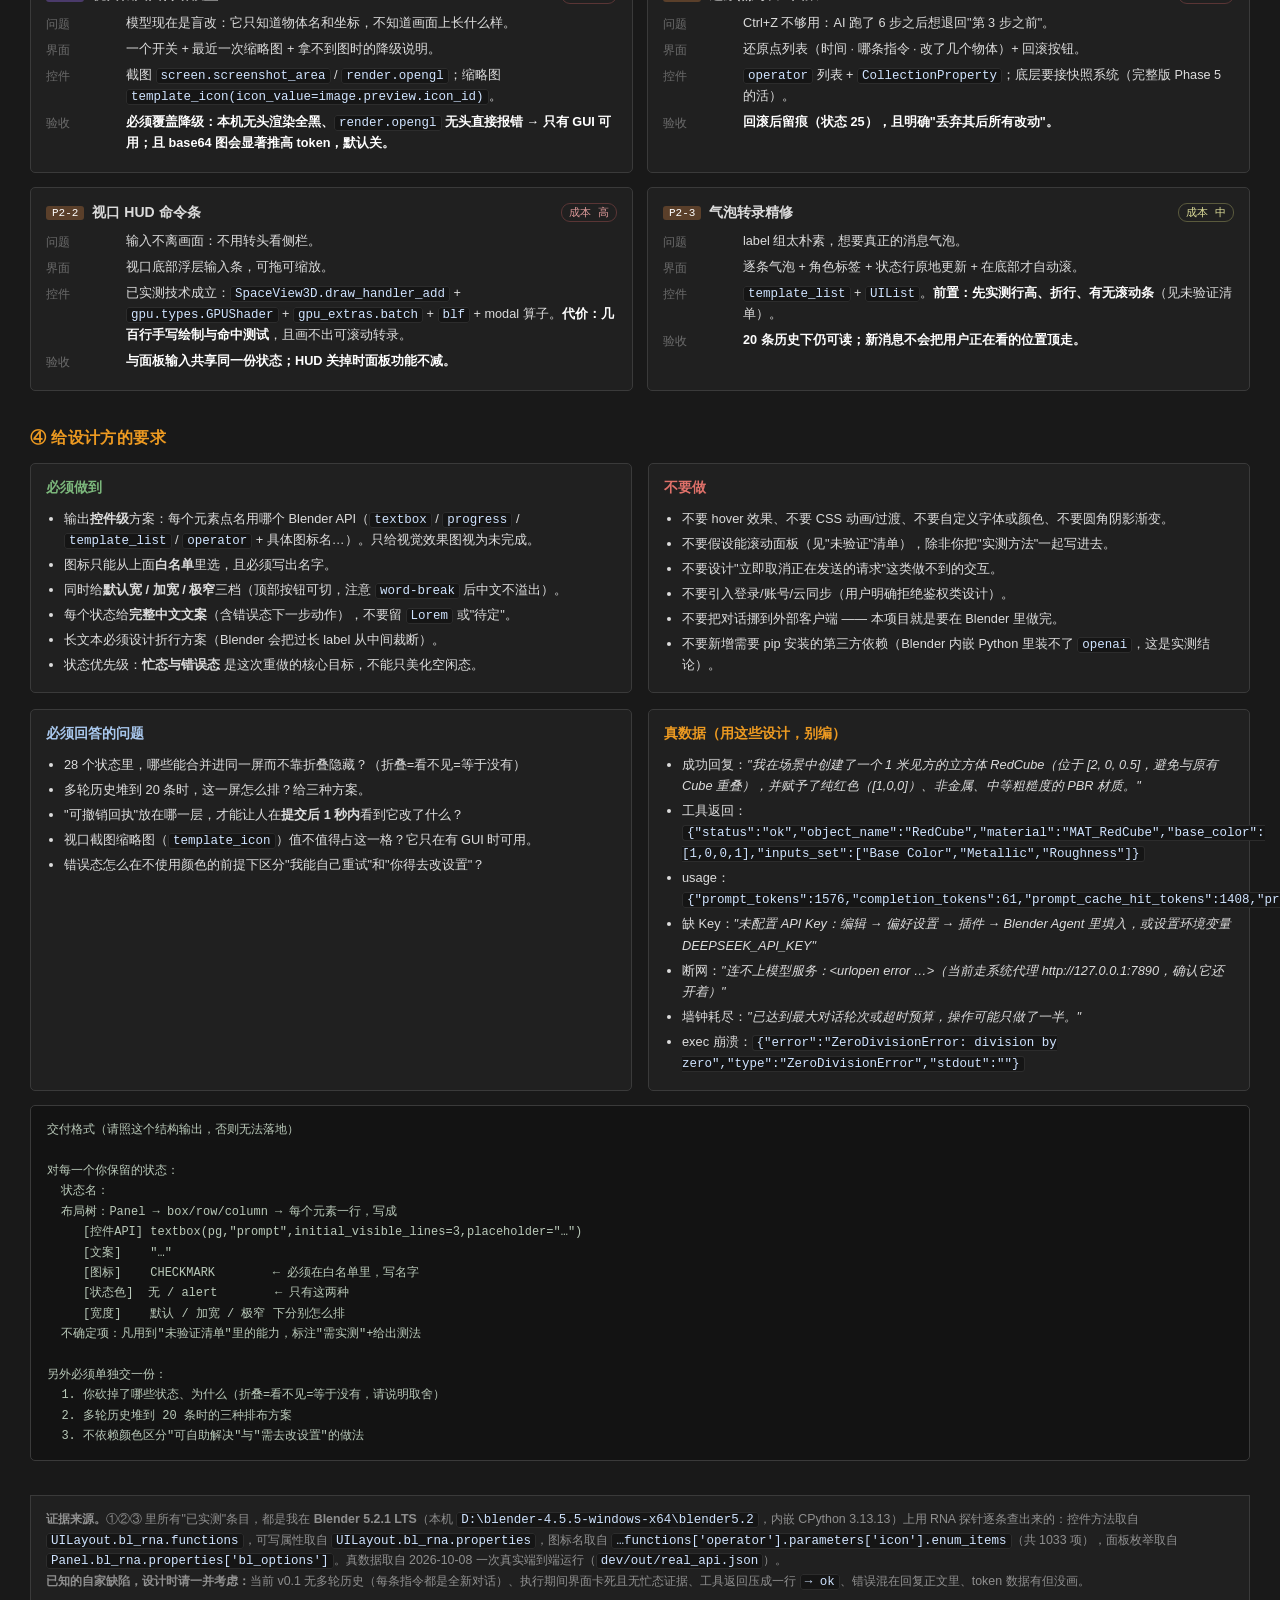
<file: 新版UI需求与原型.html>
<!DOCTYPE html>
<html lang="zh-CN">
<head>
<meta charset="utf-8">
<meta name="viewport" content="width=device-width, initial-scale=1">
<title>Blender Agent · 新版 UI 需求与交互原型（交接给设计方）</title>
<style>
  :root{
    --bg:#191919; --bg2:#202020; --panel:#2b2b2b; --panel2:#3a3a3a; --box:#252525;
    --line:#141414; --line2:#3a3a3a; --txt:#dcdcdc; --dim:#8f8f8f; --dim2:#6b6b6b;
    --blue:#4772b3; --blue2:#2f4b73; --orange:#ed9a21; --green:#7cb87c; --red:#e0716a; --cyan:#4ec9d4;
    --mono:ui-monospace,"Cascadia Mono","Consolas",monospace;
  }
  *{box-sizing:border-box}
  body{margin:0;background:var(--bg);color:var(--txt);font:14px/1.65 -apple-system,"Segoe UI","Microsoft YaHei",sans-serif}
  a{color:#8fb6e8}
  code{font:12.5px var(--mono);background:#151515;border:1px solid #2c2c2c;border-radius:3px;padding:0 4px;color:#cfe3ff}
  header{padding:26px 30px 18px;border-bottom:1px solid var(--line);background:linear-gradient(180deg,#252525,#191919)}
  h1{margin:0 0 4px;font-size:21px}
  h2{margin:34px 30px 12px;font-size:16px;color:var(--orange);letter-spacing:.4px}
  h2 .n{color:var(--dim2);font-weight:400;font-size:13px;margin-left:8px}
  .lead{color:var(--dim);font-size:13px;max-width:1180px}
  .hard{margin:16px 0 0;padding:12px 15px;border-left:3px solid var(--red);background:#241f1f;max-width:1180px;font-size:13px}
  .hard b{color:var(--red)}
  .bar-top{display:flex;gap:10px;align-items:center;margin-top:14px;flex-wrap:wrap}
  .btn{background:#545454;border:1px solid var(--line);border-radius:3px;padding:4px 11px;font-size:12.5px;color:#eee;cursor:pointer;white-space:nowrap}
  .btn:hover{background:#626262}
  .btn.blue{background:var(--blue2)} .btn.blue:hover{background:#3a5c8c}
  .btn.red{background:#5a2f2c} .btn.red:hover{background:#6d3935}
  .btn.on{background:var(--blue);color:#fff;border-color:#1d2f47}
  main{padding-bottom:90px}
  section{max-width:1400px}
  /* ---------- 能力契约 ---------- */
  .cap{display:grid;grid-template-columns:repeat(auto-fit,minmax(420px,1fr));gap:16px;margin:0 30px}
  .cap>div{background:var(--bg2);border:1px solid var(--line2);border-radius:5px;padding:13px 15px}
  .cap h3{margin:0 0 8px;font-size:13.5px;letter-spacing:.4px}
  .cap h3.ok{color:var(--green)} .cap h3.no{color:var(--red)} .cap h3.tbd{color:var(--orange)}
  .cap ul{margin:0;padding-left:17px;font-size:12.8px}
  .cap li{margin:3px 0}
  .cap li b{color:#fff;font-weight:600}
  .ev{font:10.5px/1.4 var(--mono);color:var(--dim2)}
  /* ---------- 状态机沙盒 ---------- */
  .lab{display:flex;gap:18px;margin:0 30px;align-items:flex-start;flex-wrap:wrap}
  .side{flex:0 0 232px;background:var(--bg2);border:1px solid var(--line2);border-radius:5px;padding:10px;max-height:820px;overflow:auto}
  .side .grp{font:11px/1.5 var(--mono);color:var(--dim2);letter-spacing:1px;margin:12px 0 4px;text-transform:uppercase}
  .side button{display:block;width:100%;text-align:left;background:transparent;border:0;border-left:2px solid transparent;color:#c6c6c6;font-size:12.3px;padding:3px 7px;cursor:pointer;border-radius:0 3px 3px 0}
  .side button:hover{background:#2c2c2c}
  .side button.on{background:var(--blue2);border-left-color:var(--orange);color:#fff}
  .stage{flex:1;min-width:520px}
  .why{background:#20262e;border:1px solid #2c3a4a;border-left:3px solid var(--blue);border-radius:4px;padding:10px 13px;font-size:12.8px;margin-bottom:14px}
  .why b{color:#a9c8ee}
  .why .ask{margin-top:6px;color:var(--orange);font-size:12.3px}
  .viewport{position:relative;background:#3d3d3d;border:1px solid var(--line);border-radius:4px 4px 0 0;height:118px;overflow:hidden}
  .viewport .gizmo{position:absolute;right:12px;top:9px;font:10px var(--mono);color:#9a9a9a}
  .viewport .cube{position:absolute;left:38%;top:30px;width:52px;height:52px;background:#bcbcbc;border-radius:2px;transform:rotate(-13deg) skewY(6deg)}
  .viewport .cube.red{background:#c0392b}
  .viewport .hudslot{position:absolute;left:8px;right:8px;bottom:8px}
  .bpwrap{display:flex;align-items:stretch;background:var(--bg2);border:1px solid var(--line);border-top:0;border-radius:0 0 4px 4px;padding:8px;gap:6px}
  .bp{background:#2d2d2d;border:1px solid var(--line);border-radius:3px;overflow:hidden;transition:width .18s}
  .bp-h{padding:5px 9px;background:var(--panel2);border-bottom:1px solid var(--line);font-size:12.5px;display:flex;align-items:center;gap:6px}
  .bp-h:before{content:"⌄";color:var(--dim);font-size:10px}
  .bp-h .r{margin-left:auto;font:10.5px var(--mono);color:#9a9a9a;display:flex;align-items:center;gap:5px}
  .bp-b{padding:8px}
  .tabs{display:flex;flex-direction:column;gap:2px;padding-top:6px}
  .tabs span{writing-mode:vertical-rl;font-size:10px;padding:8px 2px;border-radius:2px;background:#2d2d2d;color:var(--dim);border:1px solid var(--line)}
  .tabs span.on{background:var(--blue);color:#fff}
  .row{display:flex;align-items:center;gap:6px;margin:4px 0;font-size:12.4px}
  .lbl{color:#c8c8c8} .dim{color:var(--dim)} .small{font-size:11px}
  .inp{flex:1;background:#181818;border:1px solid var(--line);border-radius:3px;padding:3px 6px;color:#e4e4e4;font-size:12px;white-space:pre-wrap;word-break:break-all}
  .inp.area{min-height:58px;line-height:1.5}
  .inp.ro{color:#9a9a9a}
  .box{background:var(--box);border:1px solid var(--line);border-radius:3px;padding:7px;margin:6px 0}
  .box.alert{border-left:3px solid var(--red);background:#2a2323}
  .box.ok{border-left:3px solid var(--green)}
  .box.warn{border-left:3px solid var(--orange);background:#2a2620}
  .box.dis{opacity:.45}
  .hd{font:11px/1.4 var(--mono);color:var(--dim);letter-spacing:.7px;margin:9px 0 3px;text-transform:uppercase;display:flex;align-items:center;gap:5px;cursor:default}
  .hd.tog{cursor:pointer} .hd.tog:hover{color:#c6c6c6}
  .stat{display:flex;align-items:center;gap:5px;font-size:12px}
  .dot{width:7px;height:7px;border-radius:50%;display:inline-block;background:#555}
  .dot.g{background:var(--green)} .dot.r{background:var(--red)} .dot.o{background:var(--orange)}
  .dot.c{background:var(--cyan);animation:pulse 1.2s infinite}
  @keyframes pulse{0%,100%{opacity:1}50%{opacity:.25}}
  .ring{width:12px;height:12px;border-radius:50%;border:2px solid #4a4a4a;border-top-color:var(--orange);display:inline-block;flex:0 0 auto}
  .ring.spin{animation:sp .9s linear infinite}
  @keyframes sp{to{transform:rotate(360deg)}}
  .bar{height:6px;background:#181818;border:1px solid #101010;border-radius:3px;overflow:hidden;flex:1;min-width:40px}
  .bar i{display:block;height:100%;background:var(--blue)}
  .bar i.warn{background:var(--orange)} .bar i.bad{background:var(--red)}
  .msg{margin:5px 0;font-size:12px}
  .msg .who{font:10px/1.5 var(--mono);color:var(--dim2);letter-spacing:.5px}
  .msg .txt{background:var(--box);border:1px solid var(--line);border-radius:4px;padding:5px 7px;color:#d6d6d6;word-break:break-all}
  .msg.me .txt{background:#2f3a4a;border-color:#1b232e}
  .msg.sys .txt{background:#202020;color:#9a9a9a;font-size:11.5px}
  .trow{display:flex;align-items:center;gap:5px;font:11.6px/1.5 var(--mono);color:#bdbdbd;cursor:pointer;padding:2px 3px;border-radius:2px}
  .trow:hover{background:#333}
  .trow .ic{width:13px;text-align:center;flex:0 0 auto}
  .ic.ok{color:var(--green)} .ic.er{color:var(--red)} .ic.run{color:var(--orange)} .ic.dis{color:var(--dim2)}
  .out{display:none;background:#131313;border:1px solid #0d0d0d;border-radius:3px;padding:5px 7px;font:11px/1.5 var(--mono);color:#8fbf8f;white-space:pre-wrap;margin:2px 0 4px 18px;word-break:break-all}
  .out.on{display:block}
  .thumb{width:56px;height:40px;background:linear-gradient(135deg,#5a6b7d,#2c333a);border:1px solid var(--line);border-radius:2px;position:relative}
  .thumb:after{content:"";position:absolute;left:18px;top:13px;width:20px;height:15px;background:#c0392b;transform:rotate(-10deg)}
  /* HUD */
  .hud{background:rgba(26,26,26,.97);border:1px solid #000;border-radius:7px;position:relative;box-shadow:0 8px 22px rgba(0,0,0,.55);cursor:default}
  .hud:before{content:"";position:absolute;left:0;right:0;top:0;height:2px;background:linear-gradient(90deg,transparent,var(--cyan),transparent);border-radius:7px 7px 0 0}
  .hud-h{display:flex;align-items:center;gap:7px;padding:6px 9px 0;font:10px/1 var(--mono);color:#8f8f8f;letter-spacing:1px;cursor:move}
  .hud-h .grip{margin-left:auto;color:#5a5a5a;letter-spacing:0}
  .hud-i{display:flex;align-items:center;gap:6px;padding:6px 9px}
  .hud-t{flex:1;font-size:11.6px;color:#cfcfcf;background:#121212;border:1px solid #000;border-radius:4px;padding:4px 6px;min-height:32px}
  .cur{display:inline-block;width:1px;height:12px;background:var(--cyan);vertical-align:-2px;animation:pulse 1s steps(1) infinite}
  .hud-f{padding:0 9px 7px;font-size:10px;color:#6f6f6f}
  /* 需求卡 */
  .reqs{margin:0 30px;display:grid;grid-template-columns:repeat(auto-fit,minmax(520px,1fr));gap:14px}
  .req{background:var(--bg2);border:1px solid var(--line2);border-radius:5px;padding:13px 15px}
  .req h3{margin:0 0 7px;font-size:14px;display:flex;align-items:center;gap:8px}
  .req .id{font:11px var(--mono);color:#fff;background:var(--blue2);border-radius:3px;padding:1px 6px}
  .req .id.p1{background:#4a3a6a} .req .id.p2{background:#5a3f2a}
  .req dl{margin:0;font-size:12.7px}
  .req dt{float:left;clear:both;width:74px;color:var(--dim2);font-size:11.5px;padding-top:2px}
  .req dd{margin:0 0 5px 80px}
  .req dd b{color:#fff;font-weight:600}
  .cost{margin-left:auto;font:11px var(--mono);padding:1px 7px;border-radius:9px;border:1px solid #3a3a3a;color:var(--dim)}
  .cost.lo{border-color:#3d5a3d;color:#9d9} .cost.md{border-color:#5a5a3d;color:#dd9} .cost.hi{border-color:#5a3535;color:#d99}
  /* 交付要求 */
  .dd{margin:0 30px;display:grid;grid-template-columns:repeat(auto-fit,minmax(430px,1fr));gap:16px}
  .dd>div{background:var(--bg2);border:1px solid var(--line2);border-radius:5px;padding:13px 15px}
  .dd h3{margin:0 0 8px;font-size:13.5px}
  .dd ul{margin:0;padding-left:18px;font-size:12.8px}
  .dd li{margin:4px 0}
  .tpl{margin:14px 30px 0;background:#131313;border:1px solid var(--line2);border-radius:5px;padding:14px 16px;font:12px/1.7 var(--mono);color:#b9c9b9;white-space:pre-wrap;max-width:1340px}
  .foot{margin:34px 30px 0;padding:13px 15px;background:#202020;border:1px solid var(--line2);font-size:12.4px;color:var(--dim);max-width:1340px}
  .toast{position:fixed;left:50%;bottom:26px;transform:translateX(-50%);background:#2f4b73;color:#eaf1ff;padding:7px 16px;border-radius:16px;font-size:12.5px;opacity:0;transition:opacity .2s;pointer-events:none;z-index:9}
  .toast.on{opacity:1}
  .filter{display:flex;gap:6px;margin:0 30px 12px;align-items:center;flex-wrap:wrap}
</style>
</head>
<body>
<header>
  <h1>Blender Agent · 新版 UI 需求与交互原型</h1>
  <div class="lead">这份文件是<b>交接物</b>：给设计方（人或 AI）做新版界面设计用。里面 ① 锁死了 Blender 5.2 真实能用什么控件 ② 列了全部界面状态（可点） ③ 逐条需求带控件级实现约束和验收标准 ④ 交付格式要求。<b>右侧沙盒里的每个小面板都是"用 Blender 真做得出来的样子"画的，不是网页效果图。</b></div>
  <div class="hard">
    <b>最重要的一条硬约束：</b>Blender 面板<b>没有颜色系统、没有字体控制、没有 CSS 动画</b>。可表达的状态色只有两种——<code>layout.alert = True</code>（红）与 <code>active/enabled</code>（灰）。图标只能用内置枚举（<b>5.2 共 1033 个，名字写错会让整块面板从那一行起静默截断</b>，这是我们踩过的真实事故）。任何"渐变卡片、圆角气泡、悬浮层、淡入动画、品牌色"的方案都<b>无法实现</b>，请直接不要提。
  </div>
  <div class="bar-top">
    <button class="btn blue" id="copyBrief">📋 复制给设计方的任务书</button>
    <span class="dim small">面板宽度：</span>
    <button class="btn on" data-w="272">默认（bl_ui_units_x=0）</button>
    <button class="btn" data-w="360">加宽（bl_ui_units_x≈24）</button>
    <button class="btn" data-w="200">极窄（侧栏被拖窄时）</button>
    <span class="dim small" id="liveNote"></span>
  </div>
</header>

<main>
<!-- ============ 1 能力契约 ============ -->
<h2>① 能力契约 <span class="n">全部在 Blender 5.2.1 上用 RNA 探针实测；标"未验证"的不要当依据</span></h2>
<div class="cap">
  <div>
    <h3 class="ok">✓ 可用（已实测）</h3>
    <ul>
      <li><b>多行输入</b> <code>UILayout.textbox(data,"prop", initial_visible_lines=3, placeholder=…, text_ctxt=…, translate=)</code> —— 属性侧<b>没有</b> MULTILINE，多行框在布局侧</li>
      <li><b>进度</b> <code>row.progress(type='RING'|'BAR', factor=0..1)</code>（枚举只有这两个）</li>
      <li><b>列表</b> <code>template_list</code> + <code>bpy.types.UIList</code> + <code>CollectionProperty</code></li>
      <li><b>显示图片</b> <code>template_icon(icon_value=…, scale=)</code>、<code>template_icon_view(data,property,show_labels,scale,scale_popup)</code>；<code>image.preview</code> 存在（实例属性）</li>
      <li><b>布局</b> <code>split / column_flow / grid_flow / box / row / column / separator / label / icon / panel / panel_prop</code></li>
      <li><b>可写样式</b> <code>alert, active, enabled, emboss, alignment, direction, scale_x, scale_y, ui_units_x, ui_units_y, use_property_split, operator_context, activate_init</code></li>
      <li><b>面板形态</b> <code>Panel.bl_ui_units_x</code>（最小宽度）、<code>bl_parent_id</code>（子面板）、<code>bl_options = DEFAULT_CLOSED | HIDE_HEADER | INSTANCED | HEADER_LAYOUT_EXPAND</code>、<code>use_pin</code>、<code>is_popover</code>、<code>bl_category</code>、<code>bl_icon</code></li>
      <li><b>弹层</b> <code>wm.invoke_popup</code>、<code>prop_with_popover</code>、<code>prop_with_menu</code>、<code>menu_pie</code>、<code>operator_menu_enum</code>、<code>operator_enum</code>、<code>prop_search</code>、<code>props_enum</code></li>
      <li><b>文本块承载长内容</b> <code>template_ID(space,"text")</code> + <code>bpy.data.texts</code>（面板里塞不下长 JSON 时的正解）</li>
      <li><b>视口自绘</b> <code>SpaceView3D.draw_handler_add</code> + <code>gpu.types.GPUShader</code> + <code>gpu_extras.batch.batch_for_shader</code> + <code>blf</code> → 所以"视口内 HUD 命令条"技术上成立</li>
      <li><b>异步与定时</b> <code>bpy.app.timers.register</code>（0.05 s tick 是同行用的节奏）</li>
      <li><b>快捷键</b> <code>window_manager.keyconfigs.addon.keymaps</code> 存在 → 能做，那几家不做是选择不是不能</li>
      <li><b>纯文本 tooltip</b> 任何属性的 <code>description=</code></li>
    </ul>
  </div>
  <div>
    <h3 class="no">✗ 不可用（已实测不存在，别再设计上去）</h3>
    <ul>
      <li><code>StringProperty(subtype='MULTILINE')</code> —— 合法 subtype 只有 <code>FILE_PATH / DIR_PATH / FILE_NAME / BYTE_STRING / PASSWORD / NONE</code></li>
      <li><code>UILayout.menu_enum</code>、<code>operator_search</code>、<code>toolbar_item</code>、<code>constraint</code></li>
      <li><code>Panel.bl_options</code> 里<b>没有</b> <code>SCROLLABLE</code> 之类的枚举；Panel 属性表里没有任何滚动开关</li>
      <li>任意 RGB 颜色 / 字体 / 字号 / 行高 / 圆角 / 阴影 / 透明度 / 动画时长 —— 只有 <code>alert</code> 与 <code>scale_*</code></li>
      <li><b>图标名黑名单（实测不存在）</b>：<code>PREFS</code>（正确是 <code>PREFERENCES</code>）、<code>DOC</code>、<code>NETWORK</code>、<code>TOKEN</code></li>
      <li><b>图标名白名单（实测存在，可直接点名用）</b>：<code>CHECKMARK · ERROR · TIME · INFO · TEXT · CONSOLE · PLAY · CANCEL · X · PREFERENCES · SETTINGS · OPTIONS · FILE_TICK · ADD · REMOVE · TRASH · ARROW_LEFTRIGHT · EYEDROPPER · DUPLICATE · LINKED · UNLINKED · HELP · URL · FUND · PLUGIN · PROJECT · MENU_PANEL · GRIP · RADIOBUT_ON/OFF · CHECKBOX_HLT · TRIA_DOWN/RIGHT/UP/LEFT · DISCLOSURE_TRI_DOWN · STATUS_INFO · STATUS_WARNING · STATUS_ERROR · RECOVER_LAST · FILE_SCRIPT · ASSET_MANAGER</code></li>
    </ul>
  </div>
  <div>
    <h3 class="tbd">? 需要 GUI 实测后才能定（别猜）</h3>
    <ul>
      <li><b>侧栏内容超高时到底能不能滚</b>：RNA 里没有 scrollable，但界面实测可能整块 UI 区可滚。这直接决定"转录区最多放多少行"。<span class="ev">测法：注册一个画 200 行 label 的 Panel，开 GUI 看。</span></li>
      <li><code>textbox</code> 里 <kbd>Enter</kbd> / <kbd>Shift+Enter</kbd> 的实际行为（提交？换行？）—— 决定"执行"按钮要不要保留。</li>
      <li><code>label</code> 文本被<b>从中间裁断</b>的确切触发宽度（同行项目实测存在此现象，故长文本必须自己折行）。</li>
      <li><code>template_list</code> 的行高、能否显示多行折行内容、有没有滚动条。</li>
      <li><b>本机环境约束：</b>无头渲染全黑（EEVEE 无 GL 上下文）、<code>render.opengl</code> 无头直接报错 → <b>任何"截图回传给模型"的功能只能在有 GUI 时用，必须设计降级</b>。</li>
      <li>本机走系统代理 <code>127.0.0.1:7890</code>；代理没开时报的是 <b>502</b> 而不是连接失败 → 错误态文案必须覆盖这一类。</li>
    </ul>
  </div>
  <div>
    <h3 style="color:#a9c8ee">◉ 产品前提（不是界面，但会影响设计）</h3>
    <ul>
      <li>模型：<code>deepseek-flash</code>（<code>deepseek-v4-flash</code> 已被官方标记弃用）；模型名在偏好设置里可改。</li>
      <li>实测一条指令：<b>4 轮 / 3.9 秒 / 输入 1576 token（缓存命中 1408）/ 输出 61 token ≈ ¥0.0004</b>。→ <b>不要为省 token 牺牲多轮历史</b>，钱不是约束。</li>
      <li>当前只有 5 个工具：<code>get_scene_info / create_primitive / set_material / transform_object / execute_blender_code</code>。</li>
      <li>网络请求<b>同步阻塞主线程</b>（MVP 决定）。所以"停止"只能停在<b>轮与轮之间</b>，中断不了正在飞的那一次 HTTP 读——<b>界面文案必须诚实，不能画一个像"立即取消"的按钮</b>。</li>
      <li>Key 存在 Blender 偏好设置里，<b>明文</b>；<code>PASSWORD</code> 子类型只是显示打码。</li>
    </ul>
  </div>
</div>

<!-- ============ 2 状态机 ============ -->
<h2>② 全部界面状态 <span class="n">点左边任意一个，右边面板切到那个态；标 ★ 的是必须做的设计难点</span></h2>
<div class="lab">
  <div class="side" id="stateList"></div>
  <div class="stage">
    <div class="why" id="whyBox"></div>
    <div class="viewport" id="vp">
      <div class="gizmo">X Y Z</div><div class="cube" id="vpCube"></div>
      <div class="hudslot" id="hudSlot"></div>
    </div>
    <div class="bpwrap">
      <div class="bp" id="bp" style="width:272px"><div class="bp-h">Blender Agent<span class="r" id="bpHead"></span></div><div class="bp-b" id="bpBody"></div></div>
      <div class="tabs"><span class="on">AI Agent</span><span>工具</span><span>视图</span><span>选项</span></div>
    </div>
  </div>
</div>

<!-- ============ 3 需求清单 ============ -->
<h2>③ 需求清单 <span class="n">每条都写了"必须用哪个控件实现"和"怎么算做完"</span></h2>
<div class="filter">
  <span class="dim small">筛选：</span>
  <button class="btn on" data-f="all">全部</button>
  <button class="btn" data-f="p0">P0 只改 ui.py</button>
  <button class="btn" data-f="p1">P1 加逻辑</button>
  <button class="btn" data-f="p2">P2 抢眼的但贵</button>
</div>
<div class="reqs" id="reqList"></div>

<!-- ============ 4 交付要求 ============ -->
<h2>④ 给设计方的要求</h2>
<div class="dd">
  <div>
    <h3 style="color:var(--green)">必须做到</h3>
    <ul>
      <li>输出<b>控件级</b>方案：每个元素点名用哪个 Blender API（<code>textbox</code> / <code>progress</code> / <code>template_list</code> / <code>operator</code> + 具体图标名…）。只给视觉效果图视为未完成。</li>
      <li>图标只能从上面<b>白名单</b>里选，且必须写出名字。</li>
      <li>同时给<b>默认宽 / 加宽 / 极窄</b>三档（顶部按钮可切，注意 <code>word-break</code> 后中文不溢出）。</li>
      <li>每个状态给<b>完整中文文案</b>（含错误态下一步动作），不要留 <code>Lorem</code> 或"待定"。</li>
      <li>长文本必须设计折行方案（Blender 会把过长 label 从中间裁断）。</li>
      <li>状态优先级：<b>忙态与错误态</b> 是这次重做的核心目标，不能只美化空闲态。</li>
    </ul>
  </div>
  <div>
    <h3 style="color:var(--red)">不要做</h3>
    <ul>
      <li>不要 hover 效果、不要 CSS 动画/过渡、不要自定义字体或颜色、不要圆角阴影渐变。</li>
      <li>不要假设能滚动面板（见"未验证"清单），除非你把"实测方法"一起写进去。</li>
      <li>不要设计"立即取消正在发送的请求"这类做不到的交互。</li>
      <li>不要引入登录/账号/云同步（用户明确拒绝鉴权类设计）。</li>
      <li>不要把对话挪到外部客户端 —— 本项目就是要在 Blender 里做完。</li>
      <li>不要新增需要 pip 安装的第三方依赖（Blender 内嵌 Python 里装不了 <code>openai</code>，这是实测结论）。</li>
    </ul>
  </div>
  <div>
    <h3 style="color:#a9c8ee">必须回答的问题</h3>
    <ul>
      <li>28 个状态里，哪些能合并进同一屏而不靠折叠隐藏？（折叠=看不见=等于没有）</li>
      <li>多轮历史堆到 20 条时，这一屏怎么排？给三种方案。</li>
      <li>"可撤销回执"放在哪一层，才能让人在<b>提交后 1 秒内</b>看到它改了什么？</li>
      <li>视口截图缩略图（<code>template_icon</code>）值不值得占这一格？它只在有 GUI 时可用。</li>
      <li>错误态怎么在不使用颜色的前提下区分"我能自己重试"和"你得去改设置"？</li>
    </ul>
  </div>
  <div>
    <h3 style="color:var(--orange)">真数据（用这些设计，别编）</h3>
    <ul>
      <li>成功回复：<i>"我在场景中创建了一个 1 米见方的立方体 RedCube（位于 [2, 0, 0.5]，避免与原有 Cube 重叠），并赋予了纯红色（[1,0,0]）、非金属、中等粗糙度的 PBR 材质。"</i></li>
      <li>工具返回：<code>{"status":"ok","object_name":"RedCube","material":"MAT_RedCube","base_color":[1,0,0,1],"inputs_set":["Base Color","Metallic","Roughness"]}</code></li>
      <li>usage：<code>{"prompt_tokens":1576,"completion_tokens":61,"prompt_cache_hit_tokens":1408,"prompt_cache_miss_tokens":168}</code></li>
      <li>缺 Key：<i>"未配置 API Key：编辑 → 偏好设置 → 插件 → Blender Agent 里填入，或设置环境变量 DEEPSEEK_API_KEY"</i></li>
      <li>断网：<i>"连不上模型服务：&lt;urlopen error …&gt;（当前走系统代理 http://127.0.0.1:7890，确认它还开着）"</i></li>
      <li>墙钟耗尽：<i>"已达到最大对话轮次或超时预算，操作可能只做了一半。"</i></li>
      <li>exec 崩溃：<code>{"error":"ZeroDivisionError: division by zero","type":"ZeroDivisionError","stdout":""}</code></li>
    </ul>
  </div>
</div>
<div class="tpl" id="outTpl"></div>

<div class="foot">
  <b>证据来源。</b>①②③ 里所有"已实测"条目，都是我在 <b>Blender 5.2.1 LTS</b>（本机 <code>D:\blender-4.5.5-windows-x64\blender5.2</code>，内嵌 CPython 3.13.13）上用 RNA 探针逐条查出来的：控件方法取自 <code>UILayout.bl_rna.functions</code>，可写属性取自 <code>UILayout.bl_rna.properties</code>，图标名取自 <code>…functions['operator'].parameters['icon'].enum_items</code>（共 1033 项），面板枚举取自 <code>Panel.bl_rna.properties['bl_options']</code>。真数据取自 2026-10-08 一次真实端到端运行（<code>dev/out/real_api.json</code>）。<br>
  <b>已知的自家缺陷，设计时请一并考虑：</b>当前 v0.1 无多轮历史（每条指令都是全新对话）、执行期间界面卡死且无忙态证据、工具返回压成一行 <code>→ ok</code>、错误混在回复正文里、token 数据有但没画。
</div>
</main>
<div class="toast" id="toast"></div>

<script>
/* ================= 状态定义 ================= */
const S = {};
function hd(t, extra){ return '<div class="hd">'+t+(extra||'')+'</div>'; }
function box(cls, html){ return '<div class="box '+(cls||'')+'">'+html+'</div>'; }
function row(html){ return '<div class="row">'+html+'</div>'; }
function msg(who, txt, cls){ return '<div class="msg '+(cls||'')+'"><div class="who">'+who+'</div><div class="txt">'+txt+'</div></div>'; }
function trow(name, st, out, dur){
  const ic = st==='ok'?'✓':st==='er'?'✕':st==='run'?'◷':'·';
  return '<div class="trow" data-out="'+encodeURIComponent(out||'')+'"><span class="ic '+st+'">'+ic+'</span>'+name+
         ' <span class="dim small">'+(st==='run'?'running…':(dur?dur+'s · ':'')+'展开')+'</span></div>'+
         '<div class="out">'+(out||'')+'</div>';
}
function key(ok, src){ return row('<span class="dot '+(ok?'g':'r')+'"></span><span class="lbl">'+(ok?'Key 已配置（'+src+'）':'缺少 API Key')+'</span>'); }
function budget(pct, cls){ return row('<span style="font:11px var(--mono)">≈'+(pct*80/100).toFixed(1)+'k / 8k</span><div class="bar"><i class="'+(cls||'')+'" style="width:'+pct+'%"></i></div><span class="small">'+pct+'%</span>'); }
function receipt(a,b,extra){ return box('ok', hd('可撤销','')+ '<div style="font:11px var(--mono);color:#b9b9b9">objects: '+a+' → '+b+(extra||'')+'</div>'); }
const RUNHDR = '<span class="ring spin"></span>';

const STATES = [
  {g:'配置态', n:'1 未配 Key ★', why:'现在：只有一行红字提示，用户不知道下一步点哪。<br><b>设计目标：把"去哪填"变成一次点击就能到的动作</b>，并说清"存明文"这件事。',
   body:()=> key(false)+box('alert','填了 Key 才能用')+row('<button class="btn blue" style="flex:1">⚙ 去偏好设置里填</button>')+box('','<div class="small dim">提示：这个值会以明文写进 Blender 偏好设置文件，打码只是显示层。不想落盘可留空并改用环境变量 <code>DEEPSEEK_API_KEY</code>。</div>')},
  {g:'配置态', n:'2 Key 来自偏好设置', why:'要能区分 Key 从哪来 —— 排查"为什么换机器就不能用"时这是第一现场。', body:()=> key(true,'偏好设置')+row('<span class="dim small">模型: deepseek-flash</span>')+row('<div class="inp">创建一个红色立方体</div>')+row('<button class="btn blue" style="flex:1">▶ 执行</button>')},
  {g:'配置态', n:'3 Key 来自环境变量', why:'同一屏要能表达两种来源，不能只显示"已配置"。', body:()=> key(true,'环境变量')+row('<span class="dim small">模型: deepseek-flash</span>')+row('<div class="inp">创建一个红色立方体</div>')+row('<button class="btn blue" style="flex:1">▶ 执行</button>')},
  {g:'配置态', n:'4 Key 无效 401 ★', why:'现在错误混在回复正文里。401 的下一步动作是"去改设置"，不是"重试"——<b>两类错误必须在无颜色的情况下可区分</b>。',
   body:()=> key(true,'偏好设置')+box('alert','<div class="small"><b>DeepSeek 返回 401（API Key 无效）：</b>Authentication Fails</div>'+row('<button class="btn">⚙ 改 Key</button><span class="dim small">重试无意义，必须改设置</span>'))},
  {g:'配置态', n:'5 余额不足 402', why:'402 的下一步是"去充值"，界面上要能给出 URL 动作。', body:()=> key(true,'偏好设置')+box('alert','<div class="small"><b>DeepSeek 返回 402：</b>余额不足</div>'+row('<button class="btn">↗ 打开充值页</button><button class="btn">↻ 充完重试</button>'))},

  {g:'空闲 / 输入', n:'6 空闲（现状基线）', why:'这是 v0.1 实际长什么样 —— 信息其实都有，但全糊成纯文本，没有层级。',
   body:()=> key(true,'偏好设置')+row('<span class="dim small">模型: deepseek-flash</span>')+row('<div class="inp">创建一个红色立方体</div><span class="dim">✕</span>')+row('<button class="btn blue" style="flex:1">▶ 执行</button>')+hd('回复')+box('','<div class="small">我在场景中创建了一个 1 米见方的立方体 RedCube（位于 [2, 0, 0.5]，避免与原有 Cube 重叠），并赋予了纯红色 PBR 材质。</div>')+hd('工具调用')+box('','<div style="font:11px/1.7 var(--mono);color:#b0b0b0">4 轮 · 3.9 秒<br>token：输入 1576（缓存命中 1408），输出 61<br>1. get_scene_info → ok<br>2. create_primitive → ok<br>3. set_material → ok</div>')+row('<button class="btn">✕ 清空</button>')},
  {g:'空闲 / 输入', n:'7 输入中（多行 textbox）★', why:'单行装不下复合指令。textbox 是唯一的多行输入控件（已实测存在）。',
   body:()=> key(true,'偏好设置')+hd('指令')+row('<div class="inp area">建一个 2 米的球放在 (3,0,1)，<br>给它金属材质 roughness 0.2，<br>再复制 3 个排成一排<span class="cur"></span></div><span class="dim small">72</span>')+row('<button class="btn blue" style="flex:1">▶ 执行</button><button class="btn">↺</button>')},
  {g:'空闲 / 输入', n:'8 场景为空', why:'模型第一句永远是 get_scene_info；空场景时界面上应给出可用示例，降低"不知道能说什么"。',
   body:()=> row('<span class="dot"></span><span class="dim small">场景里 0 个物体</span>')+box('','<div class="small dim">试试：<br>· 创建一个红色立方体<br>· 建一个平面当地面<br>· 加一盏三点布光</div>')+row('<div class="inp">创建一个红色立方体</div>')+row('<button class="btn blue" style="flex:1">▶ 执行</button>')},
  {g:'空闲 / 输入', n:'9 全局撤销未开 ★', why:'AI 改完东西，用户最想要的是"退回"。Blender 的全局撤销关掉时改动无法回退 —— 此时应<b>阻断发送</b>并一键打开，而不是事后道歉。',
   body:()=> box('alert','<div class="small"><b>全局撤销已关闭</b>，AI 的改动将无法用 Ctrl+Z 退回。</div>'+row('<button class="btn blue">✓ 打开全局撤销</button><button class="btn dis">▶ 执行</button>'))+row('<div class="inp">创建一个红色立方体</div>')},

  {g:'执行中', n:'10 请求中 · 第 1 轮', why:'忙态证据的最小版本：让人知道"在等网络"，不是卡死。',
   body:()=> row(RUNHDR+'<span class="small">与 DeepSeek 往返 1/4 轮</span><span class="dim small" style="margin-left:auto">2s</span>')+row('<div class="inp area ro">创建一个红色立方体</div>')+row('<button class="btn red" style="flex:1">✕ 停止</button>')+box('','<div class="small dim">停止只能停在轮与轮之间，中断不了正在飞的这次请求。</div>')},
  {g:'执行中', n:'11 工具执行中 ★', why:'每一步要能看见"正在做哪个"，而不是最后一起报。',
   body:()=> row(RUNHDR+'<span class="small">3/4 轮</span><span class="dim small" style="margin-left:auto">7s</span>')+hd('工具调用')+trow('get_scene_info','ok','{"total_objects":3,"returned":3,"truncated":false,"objects":[{"name":"Cube","type":"MESH","location":[0,0,0],"has_material":true}],"active_object":"Cube","mode":"OBJECT"}',0.3)+trow('create_primitive','ok','{"status":"ok","object_name":"RedCube","object_type":"MESH","size":1,"location":[0,0,0]}',0.5)+trow('set_material','run','')+row('<button class="btn red" style="flex:1">✕ 停止</button>')},
  {g:'执行中', n:'12 轮次/墙钟耗尽（做了一半）★', why:'诚实态。必须说清"哪些已经改了"，否则用户面对一个被改了一半的场景。',
   body:()=> box('warn','<div class="small"><b>已达到最大轮次或 45 秒预算，操作可能只做了一半。</b>下面列出已生效的改动。</div>')+hd('已生效')+trow('create_primitive','ok','RedCube 已创建',0.4)+trow('mesh_boolean','er','工具不存在（当前只有 5 个工具）',0)+row('<button class="btn">↻ 从断点继续</button><button class="btn">✕ 撤销本次改动</button>')},

  {g:'结果', n:'13 成功（完整形态）★', why:'目标形态：回执 + 逐步可展开 + 预算条，三层信息各归各位。',
   body:()=> row('<span class="dot g"></span><span class="small">4 轮 · 3.9 秒</span><span class="dim small" style="margin-left:auto">缓存命中 89%</span>')+receipt(3,4,'<br>materials: +1')+hd('对话')+msg('你','创建一个红色立方体','me')+msg('AI','建了 RedCube（1 米，纯红 PBR），没动原有 Cube。')+hd('工具调用')+trow('get_scene_info','ok','{"total_objects":3}',0.3)+trow('create_primitive','ok','{"object_name":"RedCube","size":1}',0.5)+trow('set_material','ok','{"base_color":[1,0,0,1]}',0.4)+budget(25)+row('<button class="btn blue" style="flex:1">▶ 执行</button><button class="btn">✕</button>')},
  {g:'结果', n:'14 工具部分失败（模型自我修正）', why:'工具失败回喂给模型是设计特性，界面上要把"失败过但已修正"和"一路顺利"区分开。',
   body:()=> hd('对话')+msg('你','把立方体切成两半','me')+msg('AI','第一次参数写错，已修正：用 execute_blender_code 做了布尔切割。')+hd('工具调用（点行看返回）')+trow('transform_object','er','{"error":"找不到物体 \'Cube.001\'，可先调用 get_scene_info 查看场景里的物体名"}',0)+trow('get_scene_info','ok','{"total_objects":3}',0.2)+trow('execute_blender_code','ok','{"status":"ok","stdout":""}',1.1)},
  {g:'结果', n:'15 全失败（模型放弃）', why:'模型直接说"做不到"时，界面要给出<b>能做什么</b>的出口，而不是只复读它的拒绝。',
   body:()=> box('alert','<div class="small"><b>AI：</b>这个需要修改网格拓扑，我手上的工具做不到。</div>')+row('<button class="btn">📋 复制它的代码思路</button><button class="btn">⚙ 允许 execute_blender_code</button>')+row('<div class="inp">创建一个红色立方体</div>')+row('<button class="btn blue" style="flex:1">▶ 执行</button>')},
  {g:'结果', n:'16 单请求超时', why:'超时和断网要分开：超时可能是模型在想要重试，断网是本机出网问题（本机走代理）。',
   body:()=> box('alert','<div class="small"><b>第 2 轮请求超时（20 秒）。</b>这一轮还没开始改场景，重试不会重复扣费。</div>')+row('<button class="btn blue">↻ 重试</button><button class="btn">⚙ 把超时改成 40 秒</button>')+trow('get_scene_info','ok','',0.3)+trow('—','dis','请求超时')},
  {g:'结果', n:'17 断网 / 代理没开', why:'实测：代理在时端口不通会返回 502 而不是连接失败。文案必须带上代理地址，否则用户会去怀疑 Key。',
   body:()=> box('alert','<div class="small"><b>连不上模型服务：</b>HTTP Error 502<br>（当前走系统代理 http://127.0.0.1:7890，确认它还开着）</div>')+row('<button class="btn">↻ 重试</button><button class="btn">🌐 检查代理</button>')},
  {g:'结果', n:'18 exec 崩溃回喂', why:'execute_blender_code 崩了不中断会话，错误回喂给模型。界面要显示 Python  traceback 摘要。',
   body:()=> hd('工具调用')+trow('execute_blender_code','er','{"error":"ZeroDivisionError: division by zero","type":"ZeroDivisionError","stdout":"step 1 ok"}')+msg('AI','换成用 bmesh 来做，已修正。')+trow('execute_blender_code','ok','{"stdout":"step 1 ok\\nvolume=2.0"}')},

  {g:'多轮与上下文', n:'19 多轮历史 ★', why:'<b>当前最大的功能缺口</b>：现在每条指令都是全新对话，模型看不见上一句，也记不住自己刚改了什么。',
   body:()=> hd('对话（4 条 · 本文件）')+msg('你','建一个立方体','me')+msg('AI','建了 Cube.A。')+msg('你','再红一点','me')+msg('AI','把 MAT_Cube.A 的 Base Color 从 (0.7,0,0) 提到 (1,0,0)。')+row('<button class="btn">＋ 新会话</button><button class="btn">⇊ 压缩历史</button><button class="btn">⌫ 清空</button>')+row('<div class="inp">移到 (2,0,0)</div>')+row('<button class="btn blue" style="flex:1">▶ 执行</button>')},
  {g:'多轮与上下文', n:'20 历史已压缩', why:'压缩要留证据（压了什么、省了多少），否则用户不敢点。',
   body:()=> box('','<div class="small dim">前 12 条已压缩为 1 条摘要（省 ≈3.1k token）。原始记录仍在本机文件里。</div>')+msg('Sys','摘要：用户在做一颗红色金属球，已建 3 个物体，材质 roughness 0.2。','sys')+budget(18)+row('<button class="btn">↺ 恢复完整历史</button>')},
  {g:'多轮与上下文', n:'21 上下文接近上限', why:'>80% 要变橙（alert 只能变红，所以这里用 progress + 文案），并主动给出口。',
   body:()=> box('warn','<div class="small"><b>上下文已用 87%。</b>继续加轮次可能被截断。</div>')+budget(87,'warn')+row('<button class="btn">⇊ 压缩历史</button><button class="btn">＋ 新会话</button>')},

  {g:'视觉反馈', n:'22 视口截图回传成功', why:'让模型"看得见"场景。缩略图用 template_icon(icon_value=image.preview.icon_id) —— 已实测可用。',
   body:()=> row('<span class="dot g"></span><span class="small">看一眼视口：开</span><span class="dim small" style="margin-left:auto">最近 3.9 秒前</span>')+row('<div class="thumb"></div><div class="dim small">480×342 · 已随第 2 轮发给模型</div>')+hd('工具调用')+trow('get_viewport_screenshot','ok','{"view":"front","bytes":38412}',0.8)+trow('create_primitive','ok','',0.4)},
  {g:'视觉反馈', n:'23 视口截图降级（无 GL）★', why:'硬约束：本机无头渲染全黑、render.opengl 无头直接报错。必须设计降级，不能假装总能拿到图。',
   body:()=> box('warn','<div class="small"><b>这次拿不到视口图</b>（后台模式无 GL 上下文）。已退回用文字描述场景。</div>')+row('<span class="dot o"></span><span class="small">看一眼视口：自动降级</span>')+trow('get_viewport_screenshot','er','{"error":"Cannot use OpenGL render in background mode"}')},

  {g:'安全与回滚', n:'24 还原点列表', why:'P2：比 Ctrl+Z 更靠得住的是显式快照。列表要显示"什么时候、哪条指令、改了几个物体"。',
   body:()=> hd('还原点（3）')+row('<button class="btn" style="flex:1;text-align:left">14:22 · 建红球 · objects 3→4</button><span class="dim small">当前</span>')+row('<button class="btn" style="flex:1;text-align:left">14:19 · 布尔切割 · objects 4→6</button><button class="btn">↩</button>')+row('<button class="btn" style="flex:1;text-align:left">14:11 · 会话开始 · objects 3→3</button><button class="btn">↩</button>')+row('<span class="dim small">回滚会丢弃其后所有改动</span>')},
  {g:'安全与回滚', n:'25 已回滚', why:'回滚后必须留痕，否则用户不知道场景为什么突然变了。',
   body:()=> box('','<div class="small"><b>已回到 14:19 的还原点。</b>之后的 2 条指令仍在对话历史里，可重发。</div>')+msg('Sys','objects: 6 → 4，materials: -1','sys')},

  {g:'形态', n:'26 视口 HUD 命令条', why:'P2：技术上成立（已实测 SpaceView3D.draw_handler_add + gpu + blf 都在）。代价是几百行手写绘制与命中测试，且<b>只能画输入条，画不出可滚动转录</b>。可以拖。',
   body:()=> box('','<div class="small dim">面板退化成"开关 + 高级设置"，输入搬到视口浮层。<br>可拖（按住标题栏）、可缩放。</div>')+row('<span class="dot g"></span><span class="small">视口命令条：开</span>')+row('<button class="btn blue" style="flex:1">▶ 在视口里输入</button>'),
   hud:true},
  {g:'形态', n:'27 气泡转录（UIList）', why:'P2：template_list + UIList 能做出逐条气泡，但行高/折行/滚动都要实测（见未验证清单）。',
   body:()=> hd('对话（template_list）')+box('','<div class="msg me"><div class="who">你</div><div class="txt">建一个 2 米的球</div></div><div class="msg"><div class="who">AI</div><div class="txt">建了 Sphere，半径 1 米。</div></div><div class="msg"><div class="who">AI</div><div class="txt">已设为金属，roughness 0.2。</div></div><div class="msg sys"><div class="who">Sys</div><div class="txt">⏳ 正在执行 set_material…</div></div>')+row('<div class="inp">再暗一点</div><button class="btn blue">发送</button>')},
  {g:'形态', n:'28 子面板折叠 / 固定', why:'Blender 原生有子面板（bl_parent_id）、可固定（use_pin）、默认折叠（DEFAULT_CLOSED）—— 长内容的正解，比自造折叠更符合用户预期。',
   body:()=> hd('▾ 指令')+row('<div class="inp">创建一个红色立方体</div>')+row('<button class="btn blue" style="flex:1">▶ 执行</button>')+hd('▾ 对话')+'<div class="box">'+msg('AI','建了 RedCube。')+'</div>'+hd('▸ 工具调用（已折叠 · 4 步）')+hd('▸ 上下文与费用（已折叠）')+row('<span class="dim small">↑ 这三块都是子面板，可各自折叠 / 固定</span>')},
];

/* ================= 渲染 ================= */
const list = document.getElementById('stateList'), body = document.getElementById('bpBody'),
      why = document.getElementById('whyBox'), head = document.getElementById('bpHead'),
      hudSlot = document.getElementById('hudSlot'), vpCube = document.getElementById('vpCube');
let cur = 0;
STATES.forEach((s,i)=>{
  let g = list.querySelector('[data-g="'+s.g+'"]');
  if(!g){ g = document.createElement('div'); g.dataset.g=s.g; g.innerHTML = '<div class="grp">'+s.g+'</div>'; list.appendChild(g); }
  const b = document.createElement('button'); b.textContent = s.n; b.dataset.i = i;
  b.onclick = ()=> show(i); g.appendChild(b);
});
function show(i){
  cur = i; const s = STATES[i];
  list.querySelectorAll('button').forEach(b=> b.classList.toggle('on', +b.dataset.i===i));
  body.innerHTML = s.body();
  why.innerHTML = '<b>'+s.n+'</b> —— '+s.why+'<div class="ask">给设计方的问题：这一态怎么在不依赖颜色的前提下表达清楚？</div>';
  head.innerHTML = (s.n.indexOf('请求')===0||s.n.indexOf('工具执行')===0) ? '<span class="ring spin"></span> 忙碌' : '';
  hudSlot.innerHTML = s.hud
    ? '<div class="hud" id="hud"><div class="hud-h"><span class="dot c"></span>⚡ DEEPSEEK<span class="grip">⠿ 拖动我</span><span>✕</span></div>'+
      '<div class="hud-i"><div class="hud-t">创建一个红色立方体<span class="cur"></span></div><button class="btn red">▶</button></div>'+
      '<div class="hud-f">Enter 执行 · Shift+Enter 换行 · 只能画输入条，画不出滚动转录</div></div>'
    : '';
  vpCube.classList.toggle('red', /成功|红|截图|气泡/.test(s.n));
  bindRows(); dragHud();
}
function bindRows(){
  document.querySelectorAll('#bpBody .trow').forEach(r=>{
    r.onclick = ()=>{ const o = r.nextElementSibling; if(o && o.classList.contains('out')) o.classList.toggle('on'); };
  });
}
function dragHud(){
  const h = document.getElementById('hud'); if(!h) return;
  const grip = h.querySelector('.hud-h'); let sx=0, sy=0, ox=0, oy=0, dragging=false;
  grip.onmousedown = e=>{ dragging=true; sx=e.clientX; sy=e.clientY;
    const r=h.getBoundingClientRect(); ox=r.left; oy=r.top; e.preventDefault(); };
  document.onmousemove = e=>{ if(!dragging) return;
    h.style.position='fixed'; h.style.left=(ox+e.clientX-sx)+'px'; h.style.top=(oy+e.clientY-sy)+'px'; h.style.width='300px'; h.style.zIndex=8; };
  document.onmouseup = ()=>{ dragging=false; };
}
/* 点“▶ 执行”就把 请求中 → 工具执行中 → 成功 走一遍 */
let playing = null;
function playRun(){
  if (playing) return;
  const seq = [9, 10, 12];          // 10 请求中 → 11 工具执行中 → 13 成功
  let k = 0;
  show(seq[0]);
  playing = setInterval(()=>{
    k++;
    if (k >= seq.length){ clearInterval(playing); playing = null; return; }
    show(seq[k]);
  }, 1700);
}
document.addEventListener('click', e=>{
  if (/▶ 执行/.test(e.target.textContent||'')) playRun();
});
/* 宽度切换 */
document.querySelectorAll('[data-w]').forEach(b=> b.onclick = ()=>{
  document.querySelectorAll('[data-w]').forEach(x=>x.classList.remove('on')); b.classList.add('on');
  document.getElementById('bp').style.width = b.dataset.w+'px';
  document.getElementById('liveNote').textContent = '当前面板宽 '+b.dataset.w+'px（Blender 里对应 bl_ui_units_x 与用户拖拽宽度）';
});
/* ================= 需求清单 ================= */
const REQS = [
  {p:'p0', id:'P0-1', t:'多行指令输入', cost:'lo',
   q:'单行输入框装不下复合指令（"建个球，移到(2,0,0)，再给金属材质"），用户被迫拆成几句发。',
   ui:'3 行可见的多行输入 + placeholder + 右侧字符数。',
   w:'<code>box.textbox(pg,"prompt", initial_visible_lines=3, placeholder="用自然语言描述…")</code>（已实测存在）。注意属性侧没有 MULTILINE 子类型，别去 <code>StringProperty</code> 上找。',
   a:'粘贴 400 字中文不丢字；三档宽度都不溢出；Enter 行为实测后写进 <code>description</code>。'},
  {p:'p0', id:'P0-2', t:'忙态证据 + 可停止', cost:'md',
   q:'执行期间界面整个卡死且没有任何视觉证据，用户以为崩了（实测 3.9 秒，复杂指令可近 45 秒）。',
   ui:'面板头 RING + 已跑秒 + "第 N/4 轮"；执行按钮原位变停止。',
   w:'<code>row.progress(type=\'RING\')</code> + <code>label</code>；同一个 operator 按 <code>state.busy</code> 换 <code>bl_label</code> 与图标（<code>PLAY</code> ↔ <code>CANCEL</code>）。',
   a:'真跑一条 4 轮指令，全程秒数在动；点停止后 ≤1 秒恢复，并明确"停在轮之间、中断不了正在飞的请求"。'},
  {p:'p0', id:'P0-3', t:'工具调用逐步可视', cost:'md',
   q:'现在 3 次调用压成三行 <code>→ ok</code>，看不出到底改了什么、失败在哪。',
   ui:'每行：状态图标 + 工具名 + 耗时；点开看返回 JSON。',
   w:'图标 <code>TIME</code>(进行中)/<code>CHECKMARK</code>/<code>ERROR</code>；长 JSON 用 <code>template_ID</code> 指向文本块，不要塞 <code>label</code>（会被中间裁断）。',
   a:'10 步调用不撑爆面板；失败行错误正文完整可读。'},
  {p:'p0', id:'P0-4', t:'错误独立成盒 + 重试', cost:'lo',
   q:'401/402/超时/断网现在都混在回复正文里，用户分不清该重试还是该去改设置。',
   ui:'红色 alert 盒 + 下一步动作按钮（改设置 / 充值 / 重试 / 检查代理）。',
   w:'<code>box.alert = True</code>（这是 Blender 唯一的"变红"手段）+ <code>layout.operator</code>。图标可用 <code>ERROR / RECOVER_LAST / URL / PREFERENCES</code>。',
   a:'四类错误文案各自不同，且各自给出唯一正确的下一步。'},
  {p:'p0', id:'P0-5', t:'上下文与费用条', cost:'lo',
   q:'token 数据早就拿到了（输入 1576 / 缓存命中 1408 / 输出 61），只是没画出来。',
   ui:'一条 BAR + 百分比 + 点开看明细；>80% 变橙并给出口。',
   w:'<code>row.progress(type=\'BAR\', factor=n/limit)</code> + <code>prop_with_popover</code> 或 <code>wm.invoke_popup</code> 放明细。',
   a:'跑 5 轮后条在涨；明细里能看到缓存命中率。'},
  {p:'p1', id:'P1-1', t:'多轮历史 ★功能缺口', cost:'hi',
   q:'<b>当前每条指令都是全新对话</b>：模型看不见你上一句，也记不住它自己刚改了什么。连续修改必翻车。',
   ui:'转录区（你/AI 逐条）+ 新会话 + 压缩历史 + 清空。',
   w:'<code>CollectionProperty</code> + <code>UIList</code>/<code>template_list</code>，或折行 <code>label</code> 组；持久化按 <code>.blend</code> 路径存 JSON 到扩展目录（同行做法：200 条 / 1 MiB 上限）。',
   a:'连说"再红一点"、"移到 (2,0,0)"，第二句不用重复物体名。'},
  {p:'p1', id:'P1-2', t:'可撤销回执', cost:'lo',
   q:'设计师最怕的黑箱：它到底动了什么？能不能退？',
   ui:'一个盒子：可撤销 / 不可撤销 + <code>objects: 17 → 18</code>、<code>materials: +1</code>。',
   w:'纯 <code>label</code>；数据来自 <code>execute_tool</code> 前后各数一次（我们本来就有场景快照能力）。',
   a:'任何写操作都带回执；全局撤销关闭时阻断发送（见状态 9）。'},
  {p:'p1', id:'P1-3', t:'转录可复制', cost:'lo',
   q:'看得见却复制不出来，等于没法贴给别人看。',
   ui:'一个"复制到文本块"动作 + 文本块入口。',
   w:'镜像成 <code>bpy.data.texts["DeepSeek Transcript"]</code>，用 <code>template_ID(space,"text")</code> 打开。',
   a:'整段可选中、可复制。'},
  {p:'p1', id:'P1-4', t:'视口截图回传给模型', cost:'hi',
   q:'模型现在是盲改：它只知道物体名和坐标，不知道画面上长什么样。',
   ui:'一个开关 + 最近一次缩略图 + 拿不到图时的降级说明。',
   w:'截图 <code>screen.screenshot_area</code> / <code>render.opengl</code>；缩略图 <code>template_icon(icon_value=image.preview.icon_id)</code>。',
   a:'<b>必须覆盖降级：</b>本机无头渲染全黑、<code>render.opengl</code> 无头直接报错 → 只有 GUI 可用；且 base64 图会显著推高 token，<b>默认关</b>。'},
  {p:'p2', id:'P2-1', t:'还原点列表 / 回滚', cost:'hi',
   q:'Ctrl+Z 不够用：AI 跑了 6 步之后想退回"第 3 步之前"。',
   ui:'还原点列表（时间 · 哪条指令 · 改了几个物体）+ 回滚按钮。',
   w:'<code>operator</code> 列表 + <code>CollectionProperty</code>；底层要接快照系统（完整版 Phase 5 的活）。',
   a:'回滚后留痕（状态 25），且明确"丢弃其后所有改动"。'},
  {p:'p2', id:'P2-2', t:'视口 HUD 命令条', cost:'hi',
   q:'输入不离画面：不用转头看侧栏。',
   ui:'视口底部浮层输入条，可拖可缩放。',
   w:'已实测技术成立：<code>SpaceView3D.draw_handler_add</code> + <code>gpu.types.GPUShader</code> + <code>gpu_extras.batch</code> + <code>blf</code> + modal 算子。<b>代价：几百行手写绘制与命中测试</b>，且画不出可滚动转录。',
   a:'与面板输入共享同一份状态；HUD 关掉时面板功能不减。'},
  {p:'p2', id:'P2-3', t:'气泡转录精修', cost:'md',
   q:'label 组太朴素，想要真正的消息气泡。',
   ui:'逐条气泡 + 角色标签 + 状态行原地更新 + 在底部才自动滚。',
   w:'<code>template_list</code> + <code>UIList</code>。<b>前置：先实测行高、折行、有无滚动条</b>（见未验证清单）。',
   a:'20 条历史下仍可读；新消息不会把用户正在看的位置顶走。'},
];
const rl = document.getElementById('reqList');
rl.innerHTML = REQS.map(r=>
  '<div class="req" data-p="'+r.p+'"><h3><span class="id '+r.p+'">'+r.id+'</span>'+r.t+'<span class="cost '+r.cost+'">成本 '+(r.cost==='lo'?'低':r.cost==='md'?'中':'高')+'</span></h3>'+
  '<dl><dt>问题</dt><dd>'+r.q+'</dd><dt>界面</dt><dd>'+r.ui+'</dd><dt>控件</dt><dd>'+r.w+'</dd><dt>验收</dt><dd><b>'+r.a+'</b></dd></dl></div>').join('');
document.querySelectorAll('[data-f]').forEach(b=> b.onclick = ()=>{
  document.querySelectorAll('[data-f]').forEach(x=>x.classList.remove('on')); b.classList.add('on');
  document.querySelectorAll('.req').forEach(r=> r.style.display = (b.dataset.f==='all'||r.dataset.p===b.dataset.f)?'':'none');
});
/* 输出模板 */
document.getElementById('outTpl').textContent =
'交付格式（请照这个结构输出，否则无法落地）\n\n' +
'对每一个你保留的状态：\n' +
'  状态名：\n' +
'  布局树：Panel → box/row/column → 每个元素一行，写成\n' +
'     [控件API] textbox(pg,"prompt",initial_visible_lines=3,placeholder="…")\n' +
'     [文案]    "…"\n' +
'     [图标]    CHECKMARK        ← 必须在白名单里，写名字\n' +
'     [状态色]  无 / alert        ← 只有这两种\n' +
'     [宽度]    默认 / 加宽 / 极窄 下分别怎么排\n' +
'  不确定项：凡用到"未验证清单"里的能力，标注"需实测"+给出测法\n\n' +
'另外必须单独交一份：\n' +
'  1. 你砍掉了哪些状态、为什么（折叠=看不见=等于没有，请说明取舍）\n' +
'  2. 多轮历史堆到 20 条时的三种排布方案\n' +
'  3. 不依赖颜色区分"可自助解决"与"需去改设置"的做法';
/* 复制任务书 */
document.getElementById('copyBrief').onclick = async ()=>{
  const t = [
    '【任务】为 Blender 扩展「Blender Agent」设计新版 UI。目标平台 Blender 5.2.1 LTS，内嵌 Python 3.13。',
    '',
    '【硬约束 · 已实测】只能用这些控件：',
    'textbox(data,"prop",initial_visible_lines,placeholder) / progress(type=BAR|RING,factor) /',
    'template_list + UIList + CollectionProperty / template_icon(icon_value=image.preview.icon_id) /',
    'template_icon_view / template_ID / split / column_flow / grid_flow / box / row / column / label / icon /',
    'operator / operator_enum / operator_menu_enum / prop_search / prop_with_menu / prop_with_popover / menu_pie /',
    '可写样式只有：alert(红) active enabled emboss alignment scale_x scale_y ui_units_x ui_units_y use_property_split',
    'Panel 可用：bl_ui_units_x bl_parent_id(子面板) bl_options(DEFAULT_CLOSED|HIDE_HEADER|INSTANCED|HEADER_LAYOUT_EXPAND) use_pin is_popover bl_category bl_icon',
    '弹层 wm.invoke_popup；视口自绘 SpaceView3D.draw_handler_add + gpu.types.GPUShader + gpu_extras.batch + blf；bpy.app.timers；keyconfigs.addon 可注册快捷键。',
    '',
    '【不存在，别设计】任意颜色/字体/字号/圆角/阴影/动画/hover 效果；StringProperty 的 MULTILINE 子类型；',
    'UILayout.menu_enum、operator_search、toolbar_item、constraint；Panel 的 scrollable 属性。',
    '图标名必须从这些里选：CHECKMARK ERROR TIME INFO TEXT CONSOLE PLAY CANCEL X PREFERENCES SETTINGS OPTIONS FILE_TICK ADD REMOVE TRASH EYEDROPPER DUPLICATE LINKED UNLINKED HELP URL FUND PLUGIN PROJECT MENU_PANEL GRIP RADIOBUT_ON RADIOBUT_OFF CHECKBOX_HLT TRIA_DOWN TRIA_RIGHT TRIA_UP TRIA_LEFT DISCLOSURE_TRI_DOWN STATUS_INFO STATUS_WARNING STATUS_ERROR RECOVER_LAST FILE_SCRIPT ASSET_MANAGER',
    '（实测不存在：PREFS → 正确是 PREFERENCES；DOC、NETWORK、TOKEN 也不存在。写错图标名会让整块面板从那一行起静默截断。）',
    '',
    '【产品事实】模型 deepseek-flash（deepseek-v4-flash 已弃用）；5 个工具：get_scene_info / create_primitive / set_material / transform_object / execute_blender_code；',
    '网络请求同步阻塞主线程（最长 45 秒），"停止"只能停在轮与轮之间，中断不了正在飞的 HTTP 读；',
    '实测一条指令 4 轮 / 3.9 秒 / 输入 1576 token（缓存命中 1408）/ 输出 61 ≈ ¥0.0004 → 不要为省 token 砍多轮历史；',
    'API Key 存 Blender 偏好设置（明文）；本机无头渲染全黑、render.opengl 无头报错 → 截图回传只能在有 GUI 时用，必须设计降级；',
    '本机走系统代理 127.0.0.1:7890，代理没开时报 502 而不是连接失败。',
    '',
    '【必须覆盖的状态（28 个）】',
    STATES.map(s=>s.n).join(' / '),
    '',
    '【需求（按优先级）】',
    REQS.map(r=>r.id+' '+r.t+'（成本:'+(r.cost==='lo'?'低':r.cost==='md'?'中':'高')+'）：'+r.q.replace(/<[^>]+>/g,'')+' 界面：'+r.ui+' 控件：'+r.w.replace(/<[^>]+>/g,'')+' 验收：'+r.a).join('\n'),
    '',
    '【交付格式】',
    document.getElementById('outTpl').textContent,
    '',
    '【禁止】引入登录/账号/云同步；把对话挪到外部客户端；新增需要 pip 的第三方依赖；假设面板可滚动（除非附实测方法）。'
  ].join('\n');
  try { await navigator.clipboard.writeText(t); toast('任务书已复制（'+t.length+' 字）'); }
  catch(e){
    const ta=document.createElement('textarea'); ta.value=t; document.body.appendChild(ta); ta.select();
    try{ document.execCommand('copy'); toast('任务书已复制（'+t.length+' 字）'); }
    catch(_){ toast('复制被浏览器拦了：请用 file:// 打开或手动全选'); }
    ta.remove();
  }
};
let tt=null;
function toast(m){ const t=document.getElementById('toast'); t.textContent=m; t.classList.add('on'); clearTimeout(tt); tt=setTimeout(()=>t.classList.remove('on'),2600); }
show(5);
</script>
</body>
</html>
</file>
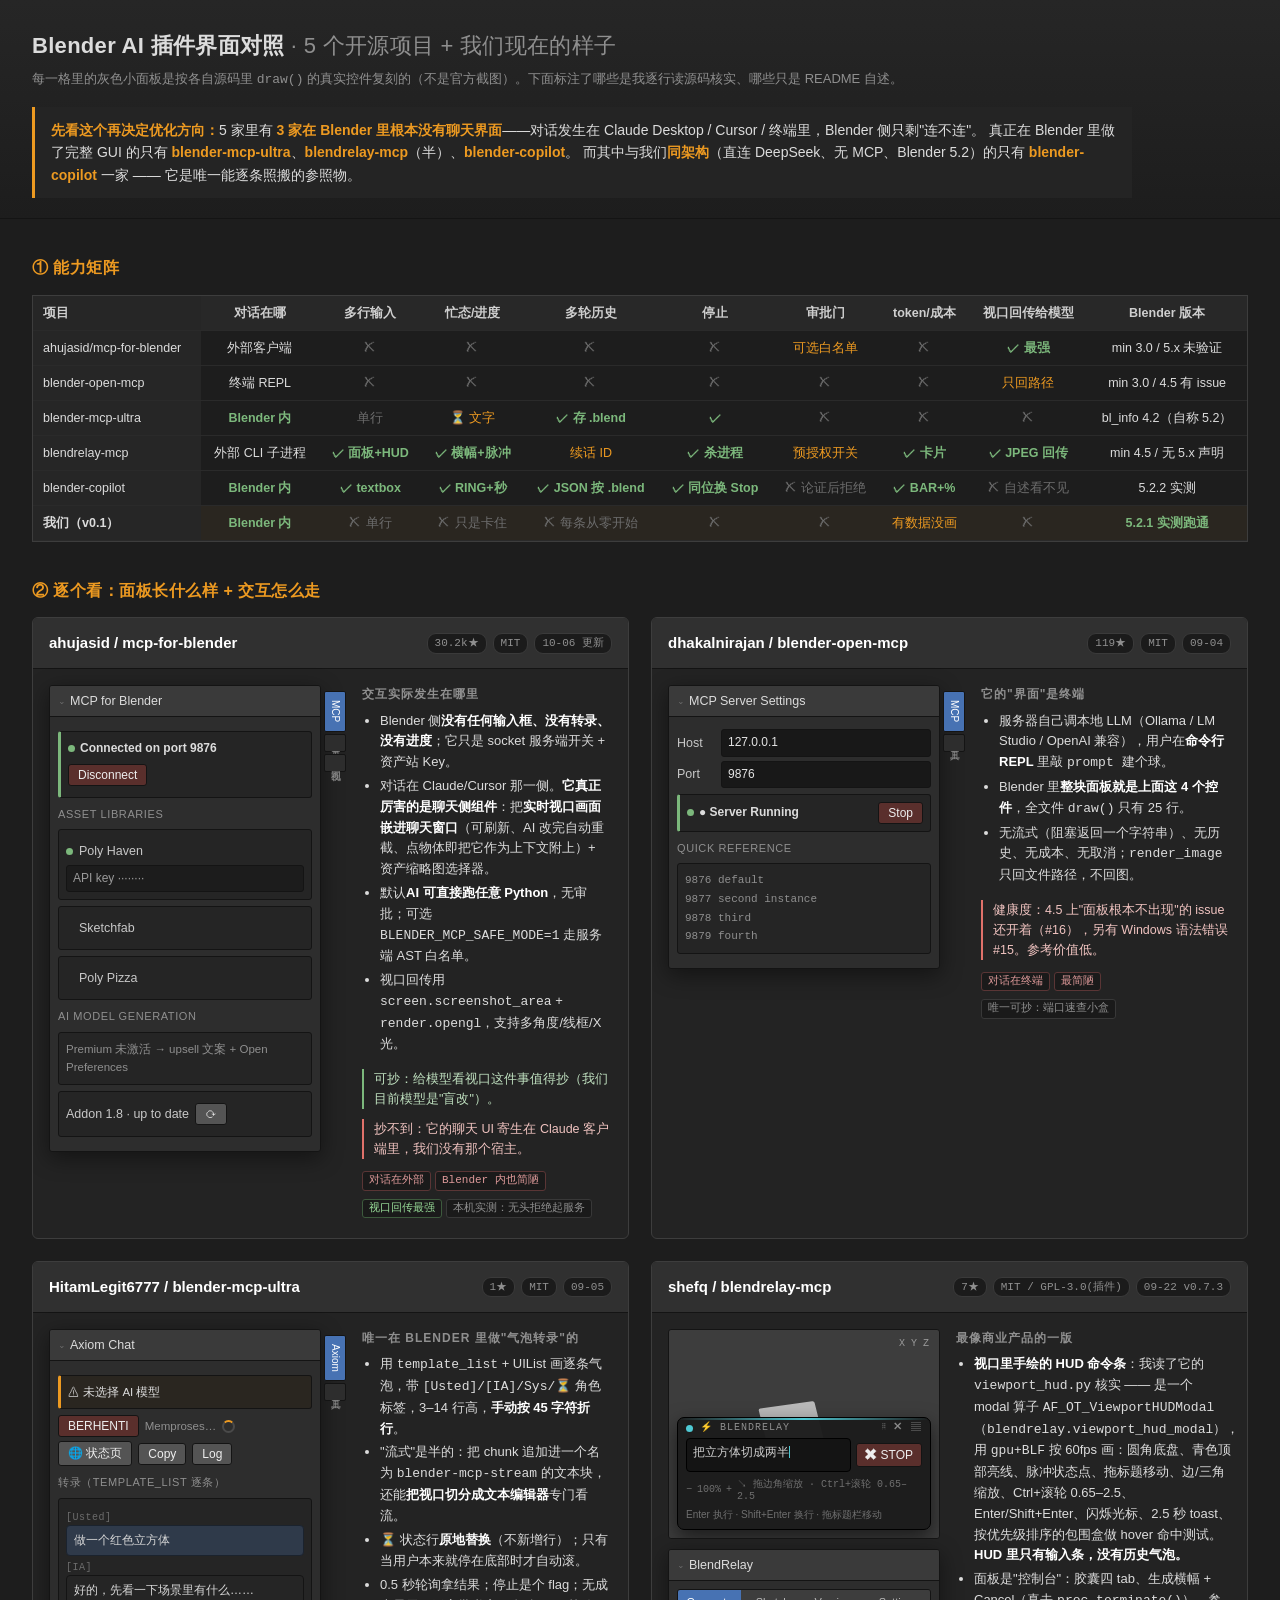
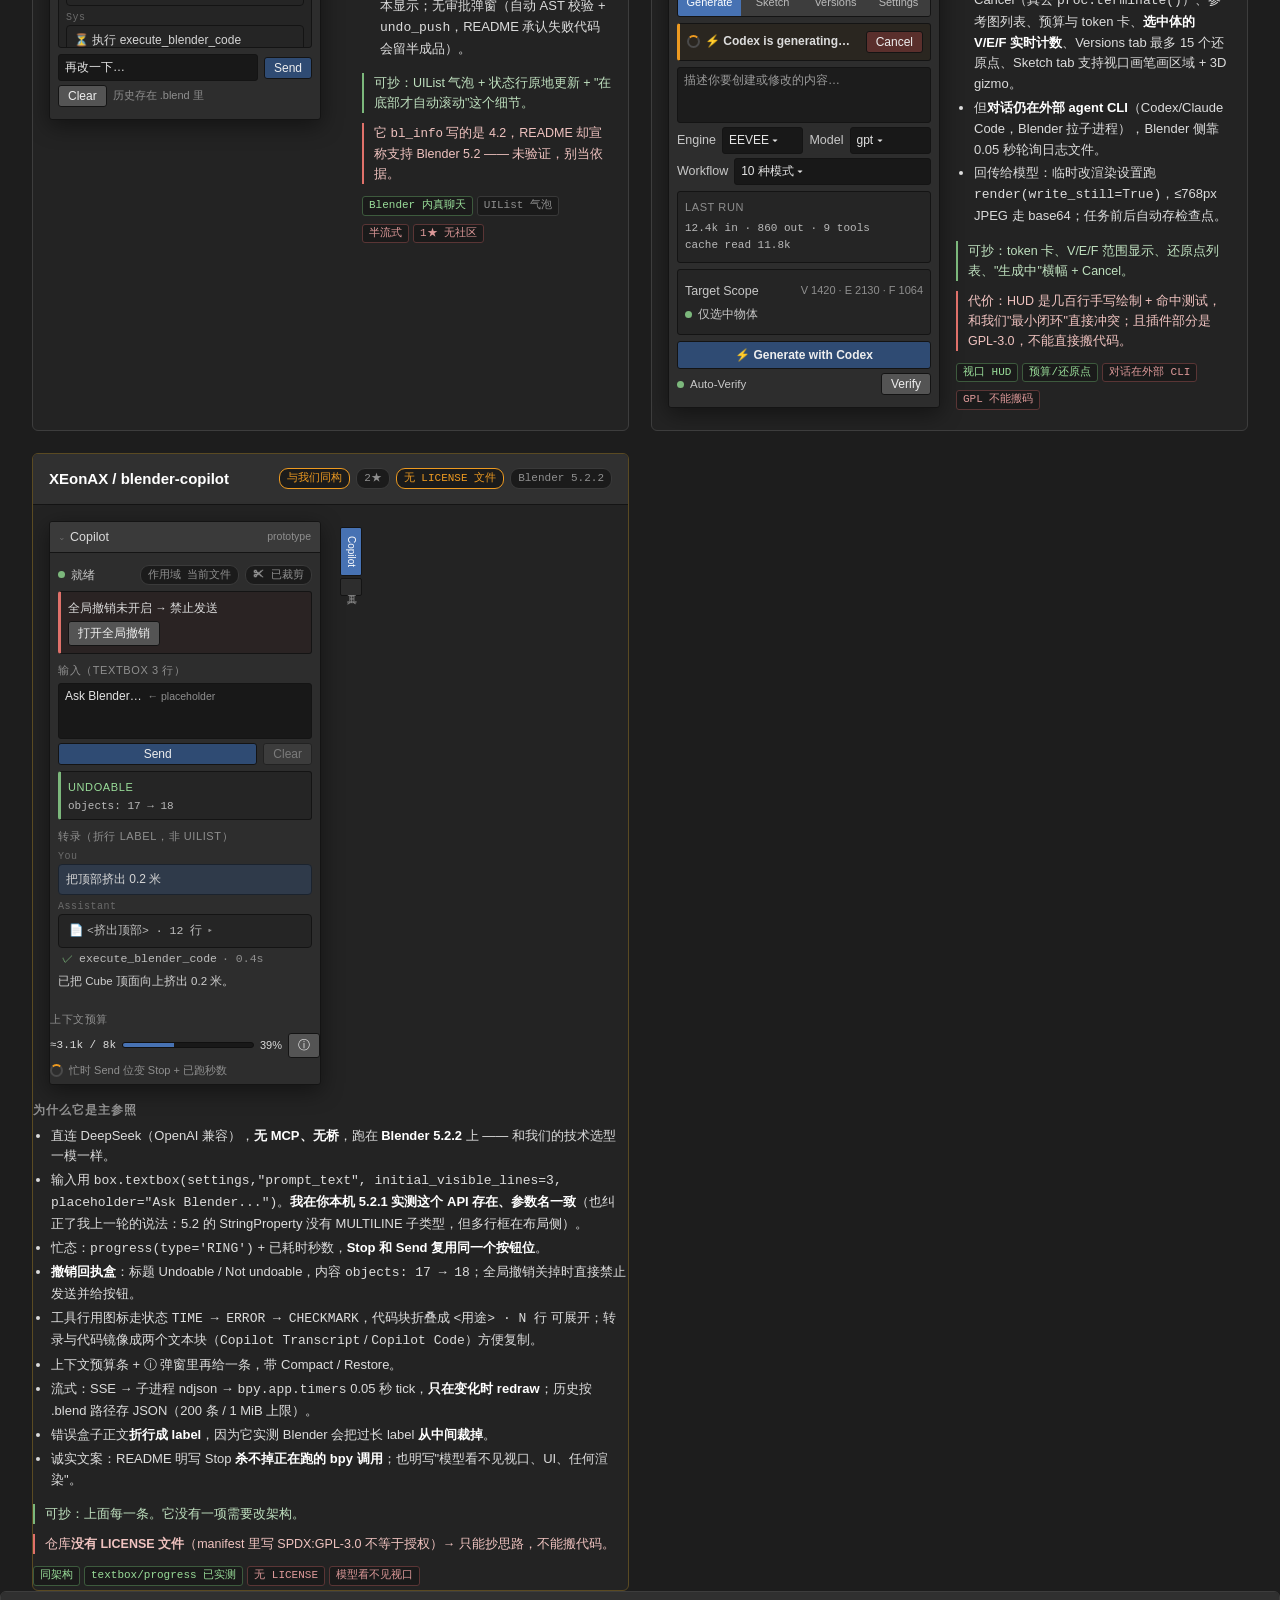
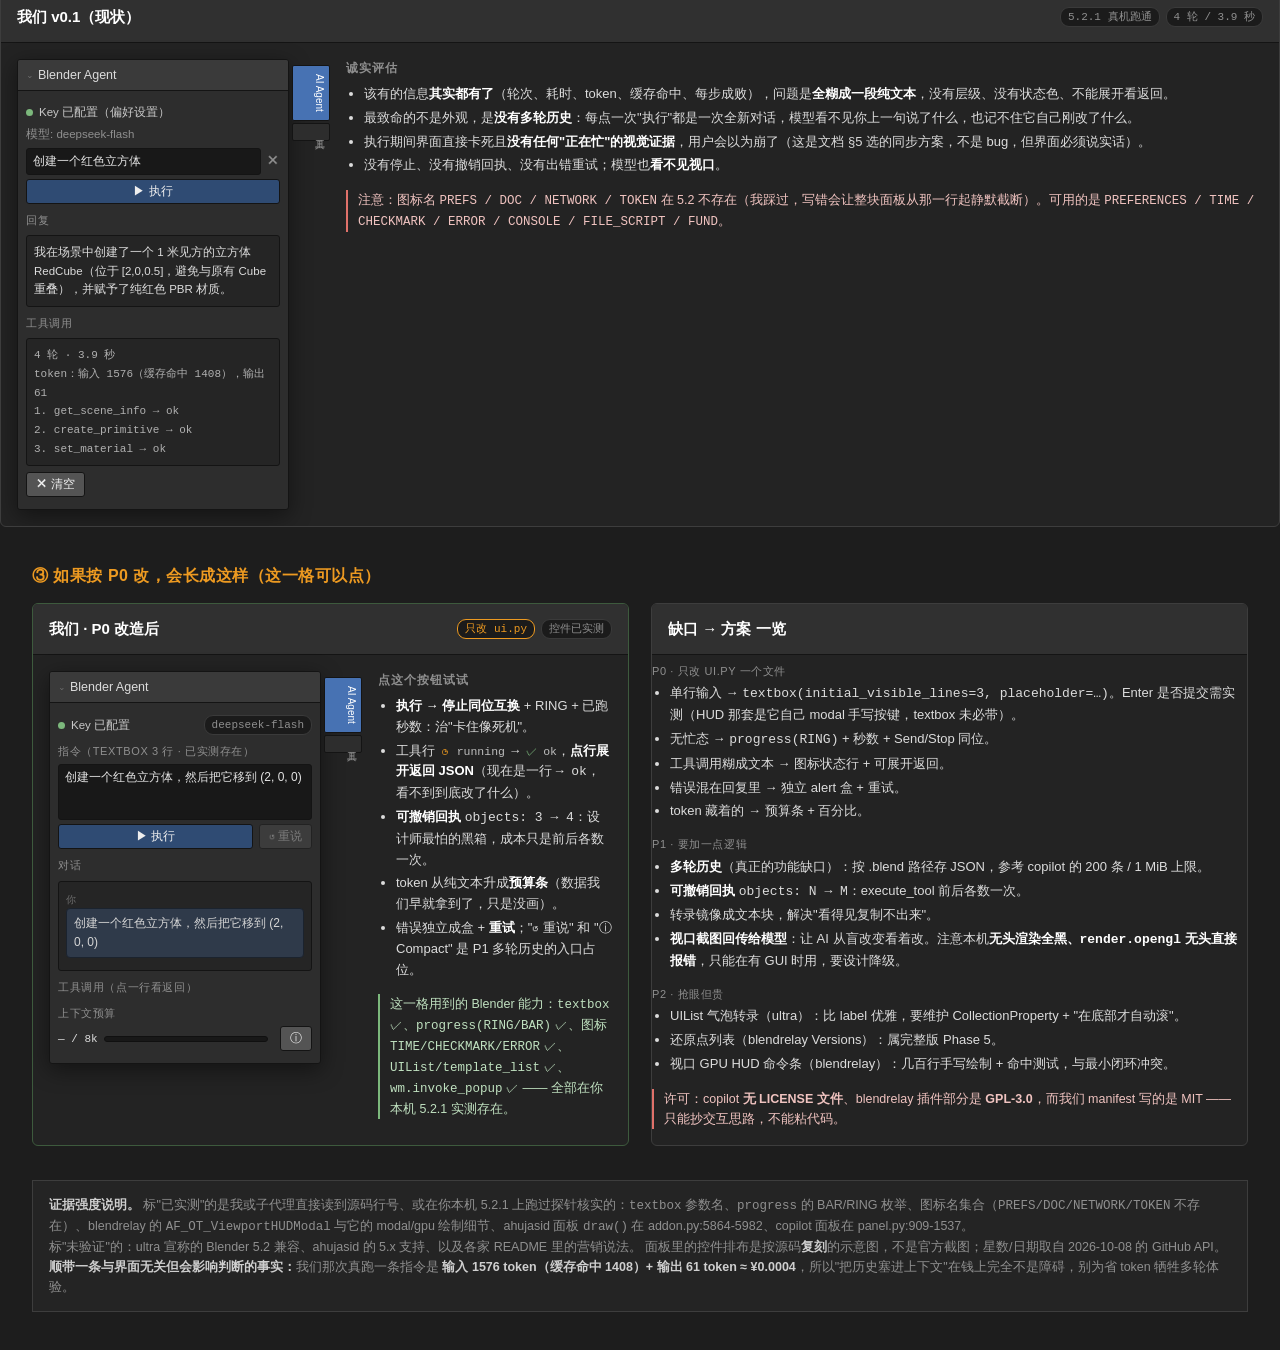
<file: 界面对照.html>
<!DOCTYPE html>
<html lang="zh-CN">
<head>
<meta charset="utf-8">
<meta name="viewport" content="width=device-width, initial-scale=1">
<title>Blender AI 插件界面对照 · 5 个开源项目 + 我们</title>
<style>
  :root{
    --bg:#1d1d1d; --bg2:#232323; --panel:#2b2b2b; --panel2:#303030; --box:#1f1f1f;
    --line:#141414; --line2:#3d3d3d; --txt:#dcdcdc; --dim:#8f8f8f; --dim2:#6c6c6c;
    --blue:#4772b3; --blue2:#2f4b73; --orange:#ed9a21; --green:#7cb87c; --red:#e0716a;
    --cyan:#4ec9d4; --mono:ui-monospace,"Cascadia Mono","Consolas",monospace;
  }
  *{box-sizing:border-box}
  body{margin:0;background:var(--bg);color:var(--txt);
       font:14px/1.6 -apple-system,"Segoe UI","Microsoft YaHei",sans-serif;}
  header{padding:28px 32px 20px;border-bottom:1px solid var(--line);background:linear-gradient(180deg,#262626,#1d1d1d)}
  h1{margin:0 0 6px;font-size:22px;letter-spacing:.3px}
  h2{margin:36px 32px 14px;font-size:16px;color:var(--orange);letter-spacing:.5px}
  .sub{color:var(--dim);font-size:13px;max-width:1100px}
  .verdict{margin-top:16px;padding:12px 16px;border-left:3px solid var(--orange);background:#242424;max-width:1100px}
  .verdict b{color:var(--orange)}
  main{padding-bottom:80px}
  /* ---------- 矩阵表 ---------- */
  .tbl{margin:0 32px;overflow-x:auto;border:1px solid var(--line2)}
  table{border-collapse:collapse;width:100%;font-size:12.5px;min-width:1050px}
  th,td{padding:7px 10px;border-bottom:1px solid #2a2a2a;text-align:center;vertical-align:middle}
  th{background:#282828;color:#cfcfcf;font-weight:600;position:sticky;top:0}
  td:first-child,th:first-child{text-align:left;position:sticky;left:0;background:#262626;z-index:1}
  .y{color:var(--green);font-weight:700}
  .n{color:var(--dim2)}
  .half{color:var(--orange)}
  /* ---------- 卡片 ---------- */
  .grid{display:grid;grid-template-columns:repeat(auto-fit,minmax(560px,1fr));gap:22px;margin:0 32px}
  .card{background:var(--bg2);border:1px solid var(--line2);border-radius:6px;overflow:hidden;display:flex;flex-direction:column}
  .card>h3{margin:0;padding:13px 16px;font-size:15px;background:var(--panel2);border-bottom:1px solid var(--line);display:flex;align-items:center;gap:10px;flex-wrap:wrap}
  .card>h3 .who{color:#fff}
  .meta{display:flex;gap:6px;margin-left:auto;flex-wrap:wrap}
  .chip{font:11px/1.5 var(--mono);padding:1px 7px;border-radius:9px;background:#1b1b1b;border:1px solid #3a3a3a;color:var(--dim)}
  .chip.hot{border-color:var(--orange);color:var(--orange)}
  .body{display:flex;gap:16px;padding:16px;align-items:flex-start;flex-wrap:wrap}
  .notes{flex:1;min-width:230px}
  .notes h4{margin:0 0 6px;font-size:12px;color:var(--dim);letter-spacing:1px;text-transform:uppercase}
  .notes ul{margin:0 0 14px;padding-left:18px}
  .notes li{margin:3px 0;font-size:13px}
  .notes li b{color:#fff;font-weight:600}
  .steal{border-left:2px solid var(--green);padding-left:10px;font-size:12.5px;color:#bfe0bf;margin-bottom:10px}
  .warn{border-left:2px solid var(--red);padding-left:10px;font-size:12.5px;color:#f0c3c0}
  .tag{display:inline-block;font:11px/1.4 var(--mono);padding:1px 6px;margin:0 4px 4px 0;border-radius:3px;background:#1a1a1a;border:1px solid #383838;color:var(--dim)}
  .tag.no{border-color:#5a3535;color:#d99}
  .tag.yes{border-color:#3d5a3d;color:#9d9}
  /* ---------- Blender 面板仿真 ---------- */
  .bp-wrap{display:flex;align-items:stretch;gap:0;flex:0 0 auto}
  .bp{width:272px;background:#2d2d2d;border:1px solid #141414;border-radius:3px;box-shadow:0 6px 22px rgba(0,0,0,.45);overflow:hidden}
  .bp-h{padding:5px 9px;background:#3a3a3a;border-bottom:1px solid #141414;font-size:12.5px;display:flex;align-items:center;gap:6px}
  .bp-h:before{content:"⌄";color:var(--dim);font-size:10px}
  .bp-b{padding:8px}
  .tabs{display:flex;flex-direction:column;justify-content:flex-start;gap:2px;margin-left:3px;padding-top:6px}
  .tabs span{writing-mode:vertical-rl;font-size:10px;padding:8px 2px;border-radius:2px;background:#2d2d2d;color:var(--dim);border:1px solid #141414}
  .tabs span.on{background:#4772b3;color:#fff}
  .row{display:flex;align-items:center;gap:6px;margin:4px 0;font-size:12.5px}
  .lbl{color:#c8c8c8}
  .dim{color:var(--dim)}
  .inp{flex:1;background:#181818;border:1px solid #141414;border-radius:3px;padding:3px 6px;color:#e4e4e4;font-size:12px;white-space:pre-wrap;min-height:20px}
  .inp.area{min-height:56px;line-height:1.5}
  .inp.ro{color:#9a9a9a;background:#1c1c1c}
  .btn{background:#545454;border:1px solid #141414;border-radius:3px;padding:3px 9px;font-size:12px;color:#eee;cursor:pointer;white-space:nowrap}
  .btn:hover{background:#616161}
  .btn.blue{background:var(--blue2)} .btn.blue:hover{background:#3a5c8c}
  .btn.red{background:#5a2f2c} .btn.red:hover{background:#6d3935}
  .btn.big{width:100%;text-align:center;padding:6px;font-weight:600}
  .btn.dis{opacity:.4;cursor:not-allowed}
  .box{background:#252525;border:1px solid #141414;border-radius:3px;padding:7px;margin:6px 0}
  .box.alert{border-left:3px solid var(--red);background:#2a2323}
  .box.ok{border-left:3px solid var(--green)}
  .box.acc{border-left:3px solid var(--orange);background:#2a2620}
  .hd{font-size:11px;color:var(--dim);letter-spacing:.6px;margin:8px 0 3px;text-transform:uppercase}
  .stat{display:flex;align-items:center;gap:5px;font-size:12px}
  .dot{width:7px;height:7px;border-radius:50%;display:inline-block}
  .dot.g{background:var(--green)} .dot.r{background:var(--red)} .dot.c{background:var(--cyan);animation:pulse 1.2s infinite}
  @keyframes pulse{0%,100%{opacity:1}50%{opacity:.25}}
  .pill{display:inline-flex;border:1px solid #141414;border-radius:3px;overflow:hidden;width:100%}
  .pill b{flex:1;text-align:center;font-size:11px;font-weight:500;padding:4px 2px;background:#3d3d3d;color:#bbb;cursor:pointer}
  .pill b.on{background:var(--blue);color:#fff}
  /* 转录 */
  .msg{margin:5px 0;font-size:12px}
  .msg .who{font:10px/1.4 var(--mono);color:var(--dim2);letter-spacing:.5px}
  .msg .txt{background:#252525;border:1px solid #141414;border-radius:4px;padding:5px 7px;color:#d6d6d6}
  .msg.me .txt{background:#2f3a4a;border-color:#1b232e}
  .trow{display:flex;align-items:center;gap:5px;font:11.5px/1.5 var(--mono);color:#bdbdbd;cursor:pointer;padding:2px 3px;border-radius:2px}
  .trow:hover{background:#333}
  .trow .ic{width:13px;text-align:center}
  .trow .ok{color:var(--green)} .trow .er{color:var(--red)} .trow .run{color:var(--orange)}
  .out{display:none;background:#151515;border:1px solid #0e0e0e;border-radius:3px;padding:5px 7px;font:11px/1.5 var(--mono);color:#8fbf8f;white-space:pre-wrap;margin:2px 0 4px 18px}
  .out.on{display:block}
  /* 进度 / 预算 */
  .ring{width:13px;height:13px;border-radius:50%;border:2px solid #4a4a4a;border-top-color:var(--orange);display:inline-block}
  .ring.spin{animation:sp .9s linear infinite}
  @keyframes sp{to{transform:rotate(360deg)}}
  .bar{height:6px;background:#181818;border:1px solid #101010;border-radius:3px;overflow:hidden;flex:1}
  .bar i{display:block;height:100%;background:var(--blue)}
  .bar i.warn{background:var(--orange)}
  /* 视口 HUD */
  .vp{position:relative;width:272px;height:210px;background:#3d3d3d;border:1px solid #141414;border-radius:3px;overflow:hidden;flex:0 0 auto}
  .vp .axis{position:absolute;top:8px;right:10px;font:10px var(--mono);color:#9a9a9a}
  .vp .cube{position:absolute;left:96px;top:74px;width:56px;height:56px;background:#b9b9b9;transform:rotate(-14deg) skewY(6deg);border-radius:2px}
  .hud{position:absolute;left:8px;right:8px;bottom:8px;background:rgba(28,28,28,.97);border:1px solid #000;border-radius:7px;box-shadow:0 8px 20px rgba(0,0,0,.55);overflow:hidden}
  .hud:before{content:"";position:absolute;left:0;right:0;top:0;height:2px;background:linear-gradient(90deg,transparent,var(--cyan),transparent)}
  .hud-h{display:flex;align-items:center;gap:7px;padding:5px 8px 0;font:10px/1 var(--mono);color:#8f8f8f;letter-spacing:1px}
  .hud-h .grip{margin-left:auto;color:#5a5a5a;cursor:move;letter-spacing:0}
  .hud-i{display:flex;align-items:center;gap:5px;padding:5px 8px}
  .hud-t{flex:1;font-size:11.5px;color:#cfcfcf;background:#141414;border:1px solid #000;border-radius:4px;padding:4px 6px;min-height:34px}
  .hud-t .cur{display:inline-block;width:1px;height:12px;background:var(--cyan);vertical-align:-2px;animation:pulse 1s steps(1) infinite}
  .hud-f{padding:0 8px 6px;font-size:10px;color:#6f6f6f}
  .toast{position:absolute;left:50%;bottom:100px;transform:translateX(-50%);background:rgba(60,110,60,.94);color:#e6ffe6;font-size:11px;padding:3px 10px;border-radius:11px;opacity:0;transition:opacity .25s}
  .toast.on{opacity:1}
  .foot{margin:34px 32px 0;padding:14px 16px;background:#242424;border:1px solid var(--line2);font-size:12.5px;color:var(--dim)}
  .foot b{color:#cfcfcf}
  kbd{font:11px var(--mono);background:#1a1a1a;border:1px solid #3a3a3a;border-bottom-width:2px;border-radius:3px;padding:0 5px;color:#cfcfcf}
</style>
</head>
<body>
<header>
  <h1>Blender AI 插件界面对照 <span class="dim" style="font-weight:400">· 5 个开源项目 + 我们现在的样子</span></h1>
  <div class="sub">每一格里的灰色小面板是按各自源码里 <code>draw()</code> 的真实控件复刻的（不是官方截图）。下面标注了哪些是我逐行读源码核实、哪些只是 README 自述。</div>
  <div class="verdict">
    <b>先看这个再决定优化方向：</b>5 家里有 <b>3 家在 Blender 里根本没有聊天界面</b>——对话发生在 Claude Desktop / Cursor / 终端里，Blender 侧只剩"连不连"。
    真正在 Blender 里做了完整 GUI 的只有 <b>blender-mcp-ultra</b>、<b>blendrelay-mcp</b>（半）、<b>blender-copilot</b>。
    而其中与我们<b>同架构</b>（直连 DeepSeek、无 MCP、Blender 5.2）的只有 <b>blender-copilot</b> 一家 —— 它是唯一能逐条照搬的参照物。
  </div>
</header>

<main>
<h2>① 能力矩阵</h2>
<div class="tbl"><table>
<tr><th>项目</th><th>对话在哪</th><th>多行输入</th><th>忙态/进度</th><th>多轮历史</th><th>停止</th><th>审批门</th><th>token/成本</th><th>视口回传给模型</th><th>Blender 版本</th></tr>
<tr><td>ahujasid/mcp-for-blender</td><td>外部客户端</td><td class="n">✗</td><td class="n">✗</td><td class="n">✗</td><td class="n">✗</td><td class="half">可选白名单</td><td class="n">✗</td><td class="y">✓ 最强</td><td>min 3.0 / 5.x 未验证</td></tr>
<tr><td>blender-open-mcp</td><td>终端 REPL</td><td class="n">✗</td><td class="n">✗</td><td class="n">✗</td><td class="n">✗</td><td class="n">✗</td><td class="n">✗</td><td class="half">只回路径</td><td>min 3.0 / 4.5 有 issue</td></tr>
<tr><td>blender-mcp-ultra</td><td class="y">Blender 内</td><td class="n">单行</td><td class="half">⏳ 文字</td><td class="y">✓ 存 .blend</td><td class="y">✓</td><td class="n">✗</td><td class="n">✗</td><td class="n">✗</td><td>bl_info 4.2（自称 5.2）</td></tr>
<tr><td>blendrelay-mcp</td><td>外部 CLI 子进程</td><td class="y">✓ 面板+HUD</td><td class="y">✓ 横幅+脉冲</td><td class="half">续话 ID</td><td class="y">✓ 杀进程</td><td class="half">预授权开关</td><td class="y">✓ 卡片</td><td class="y">✓ JPEG 回传</td><td>min 4.5 / 无 5.x 声明</td></tr>
<tr><td>blender-copilot</td><td class="y">Blender 内</td><td class="y">✓ textbox</td><td class="y">✓ RING+秒</td><td class="y">✓ JSON 按 .blend</td><td class="y">✓ 同位换 Stop</td><td class="n">✗ 论证后拒绝</td><td class="y">✓ BAR+%</td><td class="n">✗ 自述看不见</td><td class="hot">5.2.2 实测</td></tr>
<tr style="background:#2a2620"><td><b>我们（v0.1）</b></td><td class="y">Blender 内</td><td class="n">✗ 单行</td><td class="n">✗ 只是卡住</td><td class="n">✗ 每条从零开始</td><td class="n">✗</td><td class="n">✗</td><td class="half">有数据没画</td><td class="n">✗</td><td class="y">5.2.1 实测跑通</td></tr>
</table></div>

<h2>② 逐个看：面板长什么样 + 交互怎么走</h2>
<div class="grid">

<!-- 1 ahujasid -->
<div class="card">
  <h3><span class="who">ahujasid / mcp-for-blender</span><span class="meta"><span class="chip">30.2k★</span><span class="chip">MIT</span><span class="chip">10-06 更新</span></span></h3>
  <div class="body">
    <div class="bp-wrap"><div class="bp">
      <div class="bp-h">MCP for Blender</div><div class="bp-b">
        <div class="box ok"><div class="stat"><span class="dot g"></span><b>Connected on port 9876</b></div><div class="row" style="margin-top:5px"><button class="btn red">Disconnect</button></div></div>
        <div class="hd">Asset Libraries</div>
        <div class="box"><div class="row"><span class="dot g"></span><span class="lbl">Poly Haven</span></div><div class="inp ro">API key ········</div></div>
        <div class="box"><div class="row"><span class="dot"></span><span class="lbl">Sketchfab</span></div></div>
        <div class="box"><div class="row"><span class="dot"></span><span class="lbl">Poly Pizza</span></div></div>
        <div class="hd">AI Model Generation</div>
        <div class="box"><div class="dim" style="font-size:11.5px">Premium 未激活 → upsell 文案 + Open Preferences</div></div>
        <div class="box"><div class="row"><span class="lbl">Addon 1.8 · up to date</span><button class="btn">⟳</button></div></div>
      </div>
    </div><div class="tabs"><span class="on">MCP</span><span>工具</span><span>视图</span></div></div>
    <div class="notes">
      <h4>交互实际发生在哪里</h4>
      <ul>
        <li>Blender 侧<b>没有任何输入框、没有转录、没有进度</b>；它只是 socket 服务端开关 + 资产站 Key。</li>
        <li>对话在 Claude/Cursor 那一侧。<b>它真正厉害的是聊天侧组件</b>：把<b>实时视口画面嵌进聊天窗口</b>（可刷新、AI 改完自动重截、点物体即把它作为上下文附上）+ 资产缩略图选择器。</li>
        <li>默认<b>AI 可直接跑任意 Python</b>，无审批；可选 <code>BLENDER_MCP_SAFE_MODE=1</code> 走服务端 AST 白名单。</li>
        <li>视口回传用 <code>screen.screenshot_area</code> + <code>render.opengl</code>，支持多角度/线框/X 光。</li>
      </ul>
      <div class="steal">可抄：给模型看视口这件事值得抄（我们目前模型是"盲改"）。</div>
      <div class="warn">抄不到：它的聊天 UI 寄生在 Claude 客户端里，我们没有那个宿主。</div>
      <div style="margin-top:8px"><span class="tag no">对话在外部</span><span class="tag no">Blender 内也简陋</span><span class="tag yes">视口回传最强</span><span class="tag">本机实测：无头拒绝起服务</span></div>
    </div>
  </div>
</div>

<!-- 2 open-mcp -->
<div class="card">
  <h3><span class="who">dhakalnirajan / blender-open-mcp</span><span class="meta"><span class="chip">119★</span><span class="chip">MIT</span><span class="chip">09-04</span></span></h3>
  <div class="body">
    <div class="bp-wrap"><div class="bp">
      <div class="bp-h">MCP Server Settings</div><div class="bp-b">
        <div class="row"><span class="lbl" style="width:38px">Host</span><div class="inp">127.0.0.1</div></div>
        <div class="row"><span class="lbl" style="width:38px">Port</span><div class="inp">9876</div></div>
        <div class="box ok"><div class="stat"><span class="dot g"></span><b>● Server Running</b><button class="btn red" style="margin-left:auto">Stop</button></div></div>
        <div class="hd">Quick Reference</div>
        <div class="box dim" style="font:11px/1.7 var(--mono)">9876 default<br>9877 second instance<br>9878 third<br>9879 fourth</div>
      </div>
    </div><div class="tabs"><span class="on">MCP</span><span>工具</span></div></div>
    <div class="notes">
      <h4>它的"界面"是终端</h4>
      <ul>
        <li>服务器自己调本地 LLM（Ollama / LM Studio / OpenAI 兼容），用户在<b>命令行 REPL</b> 里敲 <code>prompt 建个球</code>。</li>
        <li>Blender 里<b>整块面板就是上面这 4 个控件</b>，全文件 <code>draw()</code> 只有 25 行。</li>
        <li>无流式（阻塞返回一个字符串）、无历史、无成本、无取消；<code>render_image</code> 只回文件路径，不回图。</li>
      </ul>
      <div class="warn">健康度：4.5 上"面板根本不出现"的 issue 还开着（#16），另有 Windows 语法错误 #15。参考价值低。</div>
      <div style="margin-top:8px"><span class="tag no">对话在终端</span><span class="tag no">最简陋</span><span class="tag">唯一可抄：端口速查小盒</span></div>
    </div>
  </div>
</div>

<!-- 3 ultra -->
<div class="card">
  <h3><span class="who">HitamLegit6777 / blender-mcp-ultra</span><span class="meta"><span class="chip">1★</span><span class="chip">MIT</span><span class="chip">09-05</span></span></h3>
  <div class="body">
    <div class="bp-wrap"><div class="bp">
      <div class="bp-h">Axiom Chat</div><div class="bp-b">
        <div class="box acc"><div style="font-size:11.5px">⚠ 未选择 AI 模型</div></div>
        <div class="row"><button class="btn red">BERHENTI</button><span class="dim" style="font-size:11.5px">Memproses…</span><span class="ring spin"></span></div>
        <div class="row"><button class="btn">🌐 状态页</button><button class="btn">Copy</button><button class="btn">Log</button></div>
        <div class="hd">转录（template_list 逐条）</div>
        <div class="box" style="max-height:150px;overflow:hidden">
          <div class="msg me"><div class="who">[Usted]</div><div class="txt">做一个红色立方体</div></div>
          <div class="msg"><div class="who">[IA]</div><div class="txt">好的，先看一下场景里有什么……</div></div>
          <div class="msg"><div class="who">Sys</div><div class="txt">⏳ 执行 execute_blender_code</div></div>
          <div class="msg"><div class="who">[IA]</div><div class="txt">已创建 Cube.001，颜色 (1,0,0)</div></div>
        </div>
        <div class="row"><div class="inp">再改一下…</div><button class="btn blue">Send</button></div>
        <div class="row"><button class="btn">Clear</button><span class="dim" style="font-size:11px">历史存在 .blend 里</span></div>
      </div>
    </div><div class="tabs"><span class="on">Axiom</span><span>工具</span></div></div>
    <div class="notes">
      <h4>唯一在 Blender 里做"气泡转录"的</h4>
      <ul>
        <li>用 <code>template_list</code> + UIList 画逐条气泡，带 <code>[Usted]/[IA]/Sys/⏳</code> 角色标签，3–14 行高，<b>手动按 45 字符折行</b>。</li>
        <li>"流式"是半的：把 chunk 追加进一个名为 <code>blender-mcp-stream</code> 的文本块，还能<b>把视口切分成文本编辑器</b>专门看流。</li>
        <li><code>⏳</code> 状态行<b>原地替换</b>（不新增行）；只有当用户本来就停在底部时才自动滚。</li>
        <li>0.5 秒轮询拿结果；停止是个 flag；无成本显示；无审批弹窗（自动 AST 校验 + <code>undo_push</code>，README 承认失败代码会留半成品）。</li>
      </ul>
      <div class="steal">可抄：UIList 气泡 + 状态行原地更新 + "在底部才自动滚动"这个细节。</div>
      <div class="warn">它 <code>bl_info</code> 写的是 4.2，README 却宣称支持 Blender 5.2 —— 未验证，别当依据。</div>
      <div style="margin-top:8px"><span class="tag yes">Blender 内真聊天</span><span class="tag">UIList 气泡</span><span class="tag no">半流式</span><span class="tag no">1★ 无社区</span></div>
    </div>
  </div>
</div>

<!-- 4 blendrelay -->
<div class="card">
  <h3><span class="who">shefq / blendrelay-mcp</span><span class="meta"><span class="chip">7★</span><span class="chip">MIT / GPL-3.0(插件)</span><span class="chip">09-22 v0.7.3</span></span></h3>
  <div class="body">
    <div style="display:flex;flex-direction:column;gap:10px;flex:0 0 auto">
      <div class="vp">
        <div class="axis">X Y Z</div><div class="cube"></div>
        <div class="toast" id="hudToast">✓ 已提交</div>
        <div class="hud">
          <div class="hud-h"><span class="dot c"></span>⚡ BLENDRELAY<span class="grip">⠿</span><span>✕</span><span>▤</span></div>
          <div class="hud-i">
            <div class="hud-t">把立方体切成两半<span class="cur"></span></div>
            <button class="btn red" style="padding:4px 8px">✖ STOP</button>
          </div>
          <div class="hud-i" style="padding-top:0;font:10px var(--mono);color:#6f6f6f">
            <span>−</span><span>100%</span><span>+</span><span style="margin-left:auto">↘ 拖边角缩放 · Ctrl+滚轮 0.65–2.5</span>
          </div>
          <div class="hud-f">Enter 执行 · Shift+Enter 换行 · 拖标题栏移动</div>
        </div>
      </div>
      <div class="bp" style="width:272px">
        <div class="bp-h">BlendRelay</div><div class="bp-b">
          <div class="pill"><b class="on">Generate</b><b>Sketch</b><b>Versions</b><b>Settings</b></div>
          <div class="box acc"><div class="stat"><span class="ring spin"></span><b>⚡ Codex is generating…</b><button class="btn red" style="margin-left:auto">Cancel</button></div></div>
          <div class="inp area ro">描述你要创建或修改的内容…</div>
          <div class="row"><span class="lbl">Engine</span><div class="inp" style="flex:1">EEVEE ▾</div><span class="lbl">Model</span><div class="inp" style="flex:1">gpt ▾</div></div>
          <div class="row"><span class="lbl">Workflow</span><div class="inp" style="flex:1">10 种模式 ▾</div></div>
          <div class="box"><div class="hd" style="margin-top:0">Last run</div><div style="font:11px/1.6 var(--mono);color:#b9b9b9">12.4k in · 860 out · 9 tools<br>cache read 11.8k</div></div>
          <div class="box"><div class="row"><span class="lbl">Target Scope</span><span class="dim" style="font-size:11px;margin-left:auto">V 1420 · E 2130 · F 1064</span></div><div class="row"><span class="dot g"></span><span class="lbl" style="font-size:11.5px">仅选中物体</span></div></div>
          <button class="btn blue big">⚡ Generate with Codex</button>
          <div class="row"><span class="dot g"></span><span class="lbl" style="font-size:11.5px">Auto-Verify</span><button class="btn" style="margin-left:auto">Verify</button></div>
        </div>
      </div>
    </div>
    <div class="notes">
      <h4>最像商业产品的一版</h4>
      <ul>
        <li><b>视口里手绘的 HUD 命令条</b>：我读了它的 <code>viewport_hud.py</code> 核实 —— 是一个 modal 算子 <code>AF_OT_ViewportHUDModal</code>（<code>blendrelay.viewport_hud_modal</code>），用 <code>gpu</code>+<code>BLF</code> 按 60fps 画：圆角底盘、青色顶部亮线、脉冲状态点、拖标题移动、边/三角缩放、Ctrl+滚轮 0.65–2.5、Enter/Shift+Enter、闪烁光标、2.5 秒 toast、按优先级排序的包围盒做 hover 命中测试。<b>HUD 里只有输入条，没有历史气泡。</b></li>
        <li>面板是"控制台"：胶囊四 tab、生成横幅 + Cancel（真去 <code>proc.terminate()</code>）、参考图列表、预算与 token 卡、<b>选中体的 V/E/F 实时计数</b>、Versions tab 最多 15 个还原点、Sketch tab 支持视口画笔画区域 + 3D gizmo。</li>
        <li>但<b>对话仍在外部 agent CLI</b>（Codex/Claude Code，Blender 拉子进程），Blender 侧靠 0.05 秒轮询日志文件。</li>
        <li>回传给模型：临时改渲染设置跑 <code>render(write_still=True)</code>，≤768px JPEG 走 base64；任务前后自动存检查点。</li>
      </ul>
      <div class="steal">可抄：token 卡、V/E/F 范围显示、还原点列表、"生成中"横幅 + Cancel。</div>
      <div class="warn">代价：HUD 是几百行手写绘制 + 命中测试，和我们"最小闭环"直接冲突；且插件部分是 GPL-3.0，不能直接搬代码。</div>
      <div style="margin-top:8px"><span class="tag yes">视口 HUD</span><span class="tag yes">预算/还原点</span><span class="tag no">对话在外部 CLI</span><span class="tag no">GPL 不能搬码</span></div>
    </div>
  </div>
</div>

<!-- 5 copilot -->
<div class="card" style="border-color:#5a4a22">
  <h3><span class="who">XEonAX / blender-copilot</span><span class="meta"><span class="chip hot">与我们同构</span><span class="chip">2★</span><span class="chip hot">无 LICENSE 文件</span><span class="chip">Blender 5.2.2</span></span></h3>
  <div class="body">
    <div class="bp-wrap"><div class="bp">
      <div class="bp-h">Copilot <span class="dim" style="margin-left:auto;font-size:10.5px">prototype</span></div><div class="bp-b">
        <div class="row"><span class="dot g"></span><span class="lbl" style="font-size:11.5px">就绪</span><span class="chip" style="margin-left:auto">作用域 当前文件</span><span class="chip">✂ 已裁剪</span></div>
        <div class="box alert"><div style="font-size:11.5px">全局撤销未开启 → 禁止发送<br><button class="btn" style="margin-top:4px">打开全局撤销</button></div></div>
        <div class="hd">输入（textbox 3 行）</div>
        <div class="inp area">Ask Blender…<span class="dim" style="font-size:10.5px">  ← placeholder</span></div>
        <div class="row"><button class="btn blue" style="flex:1">Send</button><button class="btn dis">Clear</button></div>
        <div class="box ok"><div class="hd" style="margin-top:0;color:#9d9">Undoable</div><div style="font:11px var(--mono);color:#b9b9b9">objects: 17 → 18</div></div>
        <div class="hd">转录（折行 label，非 UIList）</div>
        <div class="msg me"><div class="who">You</div><div class="txt">把顶部挤出 0.2 米</div></div>
        <div class="msg"><div class="who">Assistant</div><div class="txt"><div class="trow" onclick="this.nextElementSibling.classList.toggle('on')"><span class="ic">📄</span>&lt;挤出顶部&gt; · 12 行 <span class="dim">▸</span></div><div class="out">import bpy\nme = bpy.context.object.data\n…</div></div><div class="trow"><span class="ic ok">✓</span>execute_blender_code <span class="dim">· 0.4s</span></div><div style="font-size:11.5px;color:#cfcfcf;margin-top:3px">已把 Cube 顶面向上挤出 0.2 米。</div></div></div>
        <div class="hd">上下文预算</div>
        <div class="row"><span style="font:11px var(--mono)">≈3.1k / 8k</span><div class="bar"><i style="width:39%"></i></div><span style="font-size:11px">39%</span><button class="btn">ⓘ</button></div>
        <div class="row"><span class="ring"></span><span class="dim" style="font-size:11px">忙时 Send 位变 Stop + 已跑秒数</span></div>
      </div>
    </div><div class="tabs"><span class="on">Copilot</span><span>工具</span></div></div>
    <div class="notes">
      <h4>为什么它是主参照</h4>
      <ul>
        <li>直连 DeepSeek（OpenAI 兼容），<b>无 MCP、无桥</b>，跑在 <b>Blender 5.2.2</b> 上 —— 和我们的技术选型一模一样。</li>
        <li>输入用 <code>box.textbox(settings,"prompt_text", initial_visible_lines=3, placeholder="Ask Blender...")</code>。<b>我在你本机 5.2.1 实测这个 API 存在、参数名一致</b>（也纠正了我上一轮的说法：5.2 的 StringProperty 没有 MULTILINE 子类型，但多行框在布局侧）。</li>
        <li>忙态：<code>progress(type='RING')</code> + 已耗时秒数，<b>Stop 和 Send 复用同一个按钮位</b>。</li>
        <li><b>撤销回执盒</b>：标题 Undoable / Not undoable，内容 <code>objects: 17 → 18</code>；全局撤销关掉时直接禁止发送并给按钮。</li>
        <li>工具行用图标走状态 <code>TIME → ERROR → CHECKMARK</code>，代码块折叠成 <code>&lt;用途&gt; · N 行</code> 可展开；转录与代码镜像成两个文本块（<code>Copilot Transcript</code> / <code>Copilot Code</code>）方便复制。</li>
        <li>上下文预算条 + <code>ⓘ</code> 弹窗里再给一条，带 Compact / Restore。</li>
        <li>流式：SSE → 子进程 ndjson → <code>bpy.app.timers</code> 0.05 秒 tick，<b>只在变化时 redraw</b>；历史按 .blend 路径存 JSON（200 条 / 1 MiB 上限）。</li>
        <li>错误盒子正文<b>折行成 label</b>，因为它实测 Blender 会把过长 label <b>从中间裁掉</b>。</li>
        <li>诚实文案：README 明写 Stop <b>杀不掉正在跑的 bpy 调用</b>；也明写"模型看不见视口、UI、任何渲染"。</li>
      </ul>
      <div class="steal">可抄：上面每一条。它没有一项需要改架构。</div>
      <div class="warn">仓库<b>没有 LICENSE 文件</b>（manifest 里写 SPDX:GPL-3.0 不等于授权）→ 只能抄思路，不能搬代码。</div>
      <div style="margin-top:8px"><span class="tag yes">同架构</span><span class="tag yes">textbox/progress 已实测</span><span class="tag no">无 LICENSE</span><span class="tag no">模型看不见视口</span></div>
    </div>
  </div>
</div>

<!-- 6 us now -->
<div class="card">
  <h3><span class="who">我们 v0.1（现状）</span><span class="meta"><span class="chip">5.2.1 真机跑通</span><span class="chip">4 轮 / 3.9 秒</span></span></h3>
  <div class="body">
    <div class="bp-wrap"><div class="bp">
      <div class="bp-h">Blender Agent</div><div class="bp-b">
        <div class="row"><span class="dot g"></span><span class="lbl" style="font-size:11.5px">Key 已配置（偏好设置）</span></div>
        <div class="row"><span class="dim" style="font-size:11.5px">模型: deepseek-flash</span></div>
        <div class="row"><div class="inp">创建一个红色立方体</div><span class="dim">✕</span></div>
        <div class="row"><button class="btn blue" style="flex:1">▶ 执行</button></div>
        <div class="hd">回复</div>
        <div class="box" style="font-size:11.5px">我在场景中创建了一个 1 米见方的立方体 RedCube（位于 [2,0,0.5]，避免与原有 Cube 重叠），并赋予了纯红色 PBR 材质。</div>
        <div class="hd">工具调用</div>
        <div class="box" style="font:11px/1.7 var(--mono);color:#b0b0b0">4 轮 · 3.9 秒<br>token：输入 1576（缓存命中 1408），输出 61<br>1. get_scene_info → ok<br>2. create_primitive → ok<br>3. set_material → ok</div>
        <div class="row"><button class="btn">✕ 清空</button></div>
      </div>
    </div><div class="tabs"><span class="on">AI Agent</span><span>工具</span></div></div>
    <div class="notes">
      <h4>诚实评估</h4>
      <ul>
        <li>该有的信息<b>其实都有了</b>（轮次、耗时、token、缓存命中、每步成败），问题是<b>全糊成一段纯文本</b>，没有层级、没有状态色、不能展开看返回。</li>
        <li>最致命的不是外观，是<b>没有多轮历史</b>：每点一次"执行"都是一次全新对话，模型看不见你上一句说了什么，也记不住它自己刚改了什么。</li>
        <li>执行期间界面直接卡死且<b>没有任何"正在忙"的视觉证据</b>，用户会以为崩了（这是文档 §5 选的同步方案，不是 bug，但界面必须说实话）。</li>
        <li>没有停止、没有撤销回执、没有出错重试；模型也<b>看不见视口</b>。</li>
      </ul>
      <div class="warn">注意：图标名 <code>PREFS / DOC / NETWORK / TOKEN</code> 在 5.2 不存在（我踩过，写错会让整块面板从那一行起静默截断）。可用的是 <code>PREFERENCES / TIME / CHECKMARK / ERROR / CONSOLE / FILE_SCRIPT / FUND</code>。</div>
    </div>
  </div>
</div>
</div>

<h2>③ 如果按 P0 改，会长成这样（这一格可以点）</h2>
<div class="grid">
<div class="card" style="border-color:#3d5a3d">
  <h3><span class="who">我们 · P0 改造后</span><span class="meta"><span class="chip hot">只改 ui.py</span><span class="chip">控件已实测</span></span></h3>
  <div class="body">
    <div class="bp-wrap"><div class="bp">
      <div class="bp-h">Blender Agent <span class="dim" style="margin-left:auto;font-size:10.5px" id="demoElapsed"></span></div><div class="bp-b">
        <div class="row"><span class="dot g"></span><span class="lbl" style="font-size:11.5px">Key 已配置</span><span class="chip" style="margin-left:auto">deepseek-flash</span></div>
        <div class="hd">指令（textbox 3 行 · 已实测存在）</div>
        <div class="inp area" id="demoPrompt">创建一个红色立方体，然后把它移到 (2, 0, 0)</div>
        <div class="row">
          <button class="btn blue" id="demoRun" style="flex:1">▶ 执行</button>
          <button class="btn dis" title="P0 之后才有：多轮历史">↺ 重说</button>
        </div>
        <div class="box ok" id="demoReceipt" style="display:none"><div class="hd" style="margin-top:0;color:#9d9">可撤销</div><div style="font:11px var(--mono);color:#b9b9b9" id="demoReceiptTxt">objects: 3 → 4</div></div>
        <div class="box alert" id="demoErr" style="display:none"><div style="font-size:11.5px">连不上模型服务（当前走系统代理 127.0.0.1:7890，确认它还开着）</div><div class="row"><button class="btn" style="margin-top:5px">↻ 重试</button><span class="dim" style="font-size:11px">错误单独成盒，不再混在回复里</span></div></div>
        <div class="hd">对话</div>
        <div class="box" id="demoTalk" style="max-height:170px;overflow:hidden">
          <div class="msg me"><div class="who">你</div><div class="txt">创建一个红色立方体，然后把它移到 (2, 0, 0)</div></div>
          <div class="msg" id="demoReply" style="display:none"><div class="who">AI</div><div class="txt">建了 RedCube（1 米，纯红 PBR），已移到 (2, 0, 0)。原有 Cube 没动。</div></div>
        </div>
        <div class="hd">工具调用（点一行看返回）</div>
        <div id="demoTools"></div>
        <div class="hd">上下文预算</div>
        <div class="row"><span style="font:11px var(--mono)" id="demoTokTxt">— / 8k</span><div class="bar"><i id="demoTokBar" style="width:0%"></i></div><span style="font-size:11px" id="demoTokPct"></span><button class="btn" title="P1：Compact / Restore">ⓘ</button></div>
      </div>
    </div><div class="tabs"><span class="on">AI Agent</span><span>工具</span></div></div>
    <div class="notes">
      <h4>点这个按钮试试</h4>
      <ul>
        <li><b>执行 → 停止同位互换</b> + RING + 已跑秒数：治"卡住像死机"。</li>
        <li>工具行 <span class="trow" style="display:inline-flex;padding:0"><span class="ic run">◷</span>running</span> → <span class="trow" style="display:inline-flex;padding:0"><span class="ic ok">✓</span>ok</span>，<b>点行展开返回 JSON</b>（现在是一行 <code>→ ok</code>，看不到到底改了什么）。</li>
        <li><b>可撤销回执</b> <code>objects: 3 → 4</code>：设计师最怕的黑箱，成本只是前后各数一次。</li>
        <li>token 从纯文本升成<b>预算条</b>（数据我们早就拿到了，只是没画）。</li>
        <li>错误独立成盒 + <b>重试</b>；"↺ 重说" 和 "ⓘ Compact" 是 P1 多轮历史的入口占位。</li>
      </ul>
      <div class="steal">这一格用到的 Blender 能力：<code>textbox</code> ✓、<code>progress(RING/BAR)</code> ✓、图标 <code>TIME/CHECKMARK/ERROR</code> ✓、<code>UIList/template_list</code> ✓、<code>wm.invoke_popup</code> ✓ —— 全部在你本机 5.2.1 实测存在。</div>
    </div>
  </div>
</div>

<div class="card">
  <h3><span class="who">缺口 → 方案 一览</span></h3>
  <div class="notes" style="min-width:100%">
    <div class="hd">P0 · 只改 ui.py 一个文件</div>
    <ul>
      <li>单行输入 → <code>textbox(initial_visible_lines=3, placeholder=…)</code>。Enter 是否提交需实测（HUD 那套是它自己 modal 手写按键，textbox 未必带）。</li>
      <li>无忙态 → <code>progress(RING)</code> + 秒数 + Send/Stop 同位。</li>
      <li>工具调用糊成文本 → 图标状态行 + 可展开返回。</li>
      <li>错误混在回复里 → 独立 alert 盒 + 重试。</li>
      <li>token 藏着的 → 预算条 + 百分比。</li>
    </ul>
    <div class="hd">P1 · 要加一点逻辑</div>
    <ul>
      <li><b>多轮历史</b>（真正的功能缺口）：按 .blend 路径存 JSON，参考 copilot 的 200 条 / 1 MiB 上限。</li>
      <li><b>可撤销回执</b> <code>objects: N → M</code>：execute_tool 前后各数一次。</li>
      <li>转录镜像成文本块，解决"看得见复制不出来"。</li>
      <li><b>视口截图回传给模型</b>：让 AI 从盲改变看着改。注意本机<b>无头渲染全黑、<code>render.opengl</code> 无头直接报错</b>，只能在有 GUI 时用，要设计降级。</li>
    </ul>
    <div class="hd">P2 · 抢眼但贵</div>
    <ul>
      <li>UIList 气泡转录（ultra）：比 label 优雅，要维护 CollectionProperty + "在底部才自动滚"。</li>
      <li>还原点列表（blendrelay Versions）：属完整版 Phase 5。</li>
      <li>视口 GPU HUD 命令条（blendrelay）：几百行手写绘制 + 命中测试，与最小闭环冲突。</li>
    </ul>
    <div class="warn" style="margin-top:6px">许可：copilot <b>无 LICENSE 文件</b>、blendrelay 插件部分是 <b>GPL-3.0</b>，而我们 manifest 写的是 MIT —— 只能抄交互思路，不能粘代码。</div>
  </div>
</div>
</div>

<div class="foot">
  <b>证据强度说明。</b>
  标"已实测"的是我或子代理直接读到源码行号、或在你本机 5.2.1 上跑过探针核实的：<code>textbox</code> 参数名、<code>progress</code> 的 BAR/RING 枚举、图标名集合（<code>PREFS/DOC/NETWORK/TOKEN</code> 不存在）、blendrelay 的 <code>AF_OT_ViewportHUDModal</code> 与它的 modal/gpu 绘制细节、ahujasid 面板 <code>draw()</code> 在 addon.py:5864-5982、copilot 面板在 panel.py:909-1537。<br>
  标"未验证"的：ultra 宣称的 Blender 5.2 兼容、ahujasid 的 5.x 支持、以及各家 README 里的营销说法。
  面板里的控件排布是按源码<b>复刻</b>的示意图，不是官方截图；星数/日期取自 2026-10-08 的 GitHub API。<br>
  <b>顺带一条与界面无关但会影响判断的事实：</b>我们那次真跑一条指令是 <b>输入 1576 token（缓存命中 1408）+ 输出 61 token ≈ ¥0.0004</b>，所以"把历史塞进上下文"在钱上完全不是障碍，别为省 token 牺牲多轮体验。
</div>
</main>

<script>
// 胶囊 tab 演示
document.querySelectorAll('.pill b').forEach(function(p){
  p.onclick = function(){ p.parentNode.querySelectorAll('b').forEach(function(x){x.classList.remove('on')}); p.classList.add('on'); };
});
// HUD toast 演示
var hud = document.querySelector('.hud-t');
if (hud) hud.onclick = function(){
  var t = document.getElementById('hudToast'); t.classList.add('on');
  setTimeout(function(){ t.classList.remove('on'); }, 2500);
};

// P0 原型：执行 → 停止同位 + 秒数 + 逐步工具行
var running = false, timer = null, sec = 0, step = 0;
var steps = [
  {name:'get_scene_info', out:'{"total_objects":3,"objects":[{"name":"Cube","type":"MESH"}],"mode":"OBJECT"}'},
  {name:'create_primitive', out:'{"status":"ok","object_name":"RedCube","size":1,"location":[0,0,0]}'},
  {name:'set_material', out:'{"status":"ok","material":"MAT_RedCube","base_color":[1,0,0,1],"inputs_set":["Base Color","Metallic","Roughness"]}'},
  {name:'transform_object', out:'{"status":"ok","object_name":"RedCube","location":[2,0,0],"rotation_degrees":[0,0,0]}'}
];
var btn = document.getElementById('demoRun');
function toolRow(s, state){
  var d = document.createElement('div');
  d.innerHTML = '<div class="trow"><span class="ic '+state+'">'+(state==='run'?'◷':state==='ok'?'✓':'✕')+'</span>'+s.name+
                ' <span class="dim">'+(state==='run'?'running…':'· 展开')+'</span></div><div class="out">'+s.out+'</div>';
  d.querySelector('.trow').onclick = function(){ d.querySelector('.out').classList.toggle('on'); };
  document.getElementById('demoTools').appendChild(d);
  return d;
}
btn.onclick = function(){
  if (running) return;
  running = true; sec = 0; step = 0;
  document.getElementById('demoTools').innerHTML = '';
  document.getElementById('demoReply').style.display = 'none';
  document.getElementById('demoReceipt').style.display = 'none';
  document.getElementById('demoErr').style.display = 'none';
  btn.textContent = '✕ 停止'; btn.className = 'btn red';
  document.getElementById('demoElapsed').innerHTML = '<span class="ring spin"></span> 0s';
  timer = setInterval(function(){
    sec += 1;
    document.getElementById('demoElapsed').innerHTML = '<span class="ring spin"></span> ' + sec + 's';
    if (step < steps.length){
      var row = toolRow(steps[step], 'run');
      step += 1;
      setTimeout(function(){
        var ic = row.querySelector('.ic'); ic.className = 'ic ok'; ic.textContent = '✓';
        row.querySelector('.dim').textContent = '· 展开';
      }, 620);
    }
    if (step >= steps.length && sec >= 4){
      clearInterval(timer); running = false;
      btn.textContent = '▶ 执行'; btn.className = 'btn blue';
      document.getElementById('demoElapsed').textContent = '4 轮 · 4 秒';
      document.getElementById('demoReply').style.display = '';
      document.getElementById('demoReceipt').style.display = '';
      var used = 1576 + 420;
      document.getElementById('demoTokTxt').textContent = '≈' + (used/1000).toFixed(1) + 'k / 8k';
      document.getElementById('demoTokBar').style.width = Math.round(used/8000*100) + '%';
      document.getElementById('demoTokPct').textContent = Math.round(used/8000*100) + '%';
    }
  }, 900);
};
</script>
</body>
</html>
</file>
<file: ui_workbench/style.css>
/* 工作台样式。
   配色铁律：每个色值都必须能在 ui_workbench/native_api.json 里查到，
   由 dev/test_workbench_data.py 的 colors_from_native 断言强制。
   实测可用的十六进制全集（取自 native_api.json 的 palette）：
     #080808 #181818 #191919 #1d1d1d #222222 #242424 #252525 #282828 #2d2d2d
     #303030 #3d3d3d #4772b3 #545454 #727272 #989898 #999999 #9a9a9a
     #c9c9c9 #cccccc #d9d9d9 #dddddd #e6e6e6 #ffffff
   注意：主题里没有红/绿（constraints.json 的 warn_color / ok_color 两条
   已确认 native_ok=false），所以「可做 / 做不到」「alert」一律靠文案与
   图标承载语义，不靠颜色——这与 Blender 侧的能力边界保持一致。
   圆角取 ThemeWidgetColors.roundness = 0.4 对应的 4px。 */
:root {
  --panel: #3d3d3d;   /* wcol_box.outline */
  --inner: #1d1d1d;   /* wcol_box.inner */
  --field: #222222;   /* wcol_progress.inner / wcol_pulldown.inner */
  --text: #e6e6e6;    /* wcol_box.text */
  --text-dim: #989898;/* wcol_tab.text */
  --text-id: #c9c9c9; /* wcol_curve.text_sel */
  --border: #545454;  /* wcol_box.inner_sel / wcol_regular.inner */
  --accent: #4772b3;  /* wcol_list_item.inner_sel */
  --hover: #181818;   /* wcol_menu_back.inner / wcol_text.inner_sel */
  --mark: #9a9a9a;    /* wcol_curve.outline_sel，alert 边线 */
  --fill: #545454;    /* wcol_regular.inner，neutral 填充按钮 */
}
* { box-sizing: border-box; }
/* [hidden] 必须在 display 之后、且带 !important：.filmstrip 声明了
   display:flex，会盖掉 UA 样式表里 [hidden]{display:none} 那条，
   于是 el("filmstrip").hidden = true 看着设了，实际还占着一条。 */
[hidden] { display: none !important; }
body {
  margin: 0; background: var(--panel); color: var(--text);
  font: 13px/1.6 "Microsoft YaHei", sans-serif;
}
header {
  display: flex; gap: 8px; padding: 8px 12px;
  background: var(--inner); border-bottom: 1px solid var(--border);
  align-items: center; flex-wrap: wrap;
}
header h1 { font-size: 14px; margin: 0 12px 0 0; font-weight: normal; }
nav button, header > button {
  background: var(--fill); color: var(--text); border: 1px solid var(--border);
  padding: 4px 14px; cursor: pointer; border-radius: 4px; font: inherit;
}
nav button.on { background: var(--accent); border-color: var(--accent); }
#status { margin-left: auto; color: var(--text-dim); }
.filmstrip { display: flex; gap: 6px; overflow-x: auto; padding: 8px 12px; }
.filmstrip button {
  background: var(--panel); color: var(--text-dim); border: 1px solid var(--border);
  border-radius: 4px; padding: 4px 10px; cursor: pointer;
  white-space: nowrap; font: inherit;
}
.filmstrip button.on { color: var(--text); border-color: var(--accent); }
.split { display: flex; gap: 12px; padding: 0 12px 12px; align-items: flex-start; }
.shot-pane { flex: 0 0 420px; position: sticky; top: 8px; }
.shot-pane img { width: 420px; border: 1px solid var(--border); border-radius: 4px; display: block; }
.tree-pane { flex: 1 1 auto; min-width: 360px; }
.node {
  border-left: 2px solid transparent; padding: 2px 8px; cursor: pointer;
  border-radius: 0 4px 4px 0;
}
.node:hover { background: var(--hover); }
.node.sel { background: var(--accent); }
.node.sel .kind, .node.sel .txt { color: var(--text); }
.node .id { color: var(--text-id); font-family: Consolas, monospace; }
.node .txt { color: var(--text); }
.node .kind { color: var(--text-dim); font-size: 11px; margin-right: 6px; }
.node.alert { border-left-color: var(--mark); }
.node.noted::after { content: " ✎"; color: var(--text-id); }
.node.disabled { opacity: .45; }
.constraints { margin-top: 16px; border-top: 1px solid var(--border); padding-top: 12px; }
.constraints table { border-collapse: collapse; width: 100%; }
.constraints td, .constraints th {
  border: 1px solid var(--border); padding: 4px 8px;
  text-align: left; vertical-align: top;
}
/* 语义靠文字，不靠颜色：native_ok=true 用中性填充，false 用强调填充 */
.badge { display: inline-block; padding: 0 6px; border-radius: 4px; font-size: 11px; }
.badge.ok { background: var(--fill); color: var(--text); }
.badge.no { background: var(--accent); color: var(--text); }
#annot { position: sticky; bottom: 0; background: var(--panel); padding-bottom: 8px; }
#annot h3 { font-size: 13px; font-weight: normal; color: var(--text-dim); margin: 12px 0 4px; }
.note { background: var(--hover); border: 1px solid var(--border); border-radius: 4px; padding: 8px; margin: 6px 0; }
.note.blocked { border-color: var(--mark); }
.note textarea {
  width: 100%; min-height: 60px; background: var(--field); color: var(--text);
  border: 1px solid var(--border); border-radius: 4px; padding: 6px;
  font: inherit; resize: vertical;
}
/* ---- 提案视图 ----
   合法 / 违规 / 已降级不靠颜色区分（主题里没有红也没有绿，见文件头）：
   合法 = 默认边框；违规 = 加粗边框 + 「违规 N 项」文案 + 参数删除线；
   已降级 = 虚线边框 + 「已降级」文案 + 原需求删除线。全部色值取自已声明的变量。 */
#vocab-bar { padding: 4px 12px 0; }
#vocab-bar b { color: var(--text-dim); font-weight: normal; }
#vocab-bar button, .rrow button {
  background: var(--fill); color: var(--text); border: 1px solid var(--border);
  border-radius: 4px; padding: 4px 10px; cursor: pointer; margin: 0 6px 6px 0;
  font: inherit;
}
.rrow { margin: 6px 0; }
/* 「可做但词汇表尚未收录」的一行：不是控件按钮（点不了），是提醒 */
.unmapped {
  display: inline-block; border: 1px dashed var(--text-dim); border-radius: 4px;
  padding: 4px 10px; margin: 0 6px 6px 0; color: var(--text-dim);
  font-family: Consolas, monospace; font-size: 12px;
}
.scope { color: var(--text-dim); font-size: 11px; margin: 2px 0 6px; }
/* ---- 三个界面（对话 / 详情 / 设置）----
   照抄真实面板顶上那根页签条的样子：三个并排的页签，当前页签用
   --accent（实测 wcol_list_item.inner_sel）填底。
   主题里没有红也没有绿，所以「当前页签」靠填充色 + 加深边框表达。 */
.subtabs {
  display: flex; gap: 6px; align-items: baseline; flex-wrap: wrap;
  border-bottom: 1px solid var(--border); padding: 4px 0 6px; margin: 0 0 6px;
}
.subtabs b { color: var(--text-dim); font-weight: normal; margin-right: 4px; }
.subtabs button {
  background: var(--fill); color: var(--text); border: 1px solid var(--border);
  border-radius: 4px; padding: 4px 14px; cursor: pointer; font: inherit;
}
.subtabs button.on { background: var(--accent); border-color: var(--accent); }
/* ---- 积木嵌套：树要一眼看得出来 ----
   三件东西一起承担「这是一棵树」：
     .pgroup  容器积木外面那圈边框（分组框）——边界在哪
     .pkids   孩子区：左边一条竖线，每个孩子一条短横线接回竖线（树线）
     缩进     每层往里推得够多，一眼数得出层级
   不靠颜色语义：边框、竖线、短横线全用 --border 这一支色值，
   「能装进去」靠虚线边框 + 底色明度差，主题里没有红也没有绿。 */
.pgroup {
  border: 1px solid var(--border); border-left: 2px solid var(--border);
  border-radius: 4px; background: var(--hover);
  margin: 8px 0; padding: 6px 6px 6px 8px;
}
.pgroup > .pnode:first-child { margin-top: 0; }
.pgroup > .pnode:last-child { margin-bottom: 0; }
/* 孩子区：竖线在这里起笔，而不是在分组框最顶上。
   竖线从容器标题行下方才开始，才读得出「线以下是它的孩子」。 */
.pkids {
  margin: 6px 0 2px 10px; padding-left: 18px;
  border-left: 2px solid var(--border);
}
.pkids:empty { margin: 0; padding: 0; border-left: none; }
/* 短横线：每个孩子一条，从竖线接到自己左边。
   纯 border + 绝对定位，不引图片也不引图标。 */
.pkids > .pnode { position: relative; margin: 6px 0; }
.pkids > .pnode::before {
  content: ""; position: absolute; left: -12px; top: 13px;
  width: 12px; border-top: 1px solid var(--border);
}
/* 容器标题上的子块数。0 也显示：空容器不是「没渲染出来」，
   少了这个数字，两者看上去一模一样。 */
.pnode .pcount {
  color: var(--text-dim); font-family: Consolas, monospace; font-size: 12px;
  border: 1px solid var(--border); border-radius: 4px; padding: 0 5px;
}
/* 换父级的两个快捷按钮：标题行上一点就生效，不用展开积木翻下拉。 */
.pnode button.chip.pmove { font-size: 11px; padding: 1px 6px; }
/* 没得可移时置灰，不消失：会忽然不见的按钮看起来像界面坏了。 */
.pnode button.chip.pmove:disabled { opacity: .45; cursor: default; }
/* 拖起来时能装进去的容器：虚线边框 + 亮一点的底。
   主题里没有红也没有绿，所以「可以放进去」不靠颜色讲，靠边框与明度差。 */
.pnode.can-drop { border-style: dashed; border-color: var(--text-dim); background: var(--field); }
.pnode.drop-target { border-style: solid; border-width: 2px; border-color: var(--text-dim); }
.pnode .psel {
  width: auto; flex: 1 1 auto; margin: 0; background: var(--field);
  color: var(--text); border: 1px solid var(--border);
  border-radius: 4px; padding: 4px; font: inherit;
}
.loaderr {
  background: var(--hover); border: 1px solid var(--mark); border-radius: 4px;
  padding: 8px; margin: 6px 0; color: var(--text);
}
.hint { color: var(--text-dim); padding: 8px 12px; }
.pnode .phead { display: flex; gap: 8px; align-items: baseline; flex-wrap: wrap; }
.pnode .phead code {
  color: var(--text-id); font-family: Consolas, monospace; font-size: 12px;
}
.pnode .ptag {
  border: 1px solid var(--border); border-radius: 4px; padding: 0 6px;
  font-size: 11px; color: var(--text-dim);
}
.pnode.blocked { border-width: 2px; border-color: var(--mark); }
.pnode.down { border-style: dashed; border-color: var(--text-dim); }
.pnode .strike { text-decoration: line-through; color: var(--text-dim); }
.pnode .pfb { margin: 6px 0; color: var(--text-dim); }
.pnode .chips { margin: 6px 0 2px; }
.chip {
  display: inline-block; border: 1px solid var(--border); border-radius: 4px;
  padding: 0 6px; margin: 0 6px 4px 0; font-size: 11px;
  font-family: Consolas, monospace; color: var(--text);
}
/* .chip 原本只当 <span> 用（参数 chip），没管过背景。挂到 <button> 上时
   UA 默认的 buttonface 白底会透出来，配上 --text 的浅色字就成了白底浅字——
   「展开」「复制」两个字直接看不见，等于这个按钮不存在。
   选择器写 button.chip（0,1,1）而不是 .pnode button.chip（0,2,1）：
   后者比 .chip.bad（0,2,0）更具体，会把「删除」该有的深底 + 删除线一起盖掉。 */
button.chip {
  background: var(--fill); color: var(--text);
}
.chip.bad {
  text-decoration: line-through; border-color: var(--mark);
  background: var(--panel); color: var(--text-dim);
}
.perr { color: var(--text); font-size: 12px; }
/* ---- 拖拽（原生 HTML5 draggable，没有任何拖拽库）----
   主题里没有红也没有绿，所以「正在拖」和「会落在这」一律不靠颜色表达：
   拖起来的块半透明 + 虚线边，落位靠一条实线。色值全部取自已声明的变量。 */
.pnode .drop-handler {
  cursor: grab; color: var(--text-dim); user-select: none;
  font-family: Consolas, monospace; font-size: 12px; line-height: 1;
}
.pnode.dragging { opacity: .45; border-style: dashed; }
.drop-line {
  height: 3px; margin: 2px 0; border-radius: 2px;
  background: var(--accent); border: 1px solid var(--text-dim);
}
/* 撤销按钮：disabled 时压暗。它不是「不可用的功能」，是「此刻没东西可救」，
   压暗 + 原生 disabled 一起给，不靠红绿。 */
#vocab-bar button:disabled { opacity: .45; cursor: default; }
.pnode .pin {
  width: 100%; margin: 4px 0; background: var(--field); color: var(--text);
  border: 1px solid var(--border); border-radius: 4px; padding: 4px; font: inherit;
}
/* ---- 两栏 + 界面预览 ----
   左边那块必须是「Blender 侧看到的样子」，不是示意图：所以这里只用实测色板
   （文件头那张清单），形状一律用 flex / grid / 边框画，不引任何图片或图标库。
   主题里没有红也没有绿，所以压暗、非法、做不到一律靠明度差 + 边框 + 删除线
   表达——预览里出现一个主题画不出来的颜色，它就成了会骗人的东西。 */
.canvas-split { display: flex; gap: 12px; padding: 0 12px 8px; align-items: flex-start; }
.preview-pane { flex: 0 0 420px; position: sticky; top: 8px; }
.block-pane { flex: 1 1 auto; min-width: 420px; }
/* 响应式图标：判据是**预览面板自己的宽度**（#preview 自己是容器），
   不是浏览器窗口——Blender 的面板宽度与工作台窗口宽度没有任何关系，
   用视口媒体查询去判必然判错对象。
   ★ 取舍是反过来的：**窄面板只给图标，宽面板才给「图标 + 文字」**。
     窄的时候文字整个不画——顺带把「4 个并排把『修改法线』截成『修改尺』」
     那类截字彻底消掉：窄的时候压根没有文字可截。
   ★ Blender 没有媒体查询：它只能在 draw() 里读 context.region.width 自己
     判断，而拖动面板边框的过程中不会实时重绘，松手才重画一次。所以「响应式」
     在导出代码里的形状是「松手即生效」，不是「拖动时实时变」。 */
#preview {
  container-type: inline-size; container-name: uwpanel;
}
/* 压窄模式（只给 #biz-*-narrow 这条无头钩子与截图用）：预览收到 280px，
   刚好越过 360px 那道线，于是文字全部消失、只剩图标。 */
body.uw-narrow-panel .preview-pane { flex: 0 0 280px; }
body.uw-narrow-panel .block-pane { min-width: 280px; }
/* 拉宽模式（只给 #biz-*-wide 与截图用）：预览拉到 560px。用来证明
   「盒宽 = 面板宽、文字按盒内宽度折行」——把面板拉宽，同一段文字
   每行的字就变多。这一条 Blender 那边量不到像素，预览是唯一的判据。
   真人打开工作台永远不会带上这个 class。 */
body.uw-panel-560 .preview-pane { flex: 0 0 560px; }
body.uw-panel-560 .block-pane { min-width: 560px; }
.pane-cap { color: var(--text-dim); font-size: 11px; margin: 6px 0 4px; }
#preview {
  background: var(--panel); border: 1px solid var(--border);
  border-radius: 4px; padding: 8px; min-height: 180px;
}
.bpv { display: flex; flex-direction: column; gap: 4px; }
.pv-hint { color: var(--text-dim); padding: 6px 4px; margin: 0; }
/* 内容为空时不许留白：压暗的虚线格子，一眼看出「这里有块地，但还没填」。 */
.pv-empty { color: var(--text-dim); }
.pv-slot {
  border: 1px dashed var(--text-dim); border-radius: 4px;
  min-height: 18px; padding: 1px 4px; font-size: 11px;
}
.pv-row { display: flex; flex-direction: row; gap: 4px; align-items: stretch; }
.pv-col { display: flex; flex-direction: column; gap: 4px; }
.pv-head { color: var(--text); padding: 1px 2px; font-size: 12px; }
.pv-box {
  background: var(--inner); border: 1px solid var(--panel);
  border-radius: 4px; padding: 4px;
}
/* alert：主题里没有警示色，只能靠边线亮度把它从普通 box 里挑出来。 */
.pv-box.alert { border-color: var(--mark); }
.pv-split { display: flex; flex-direction: row; gap: 4px; }
.pv-half { display: flex; flex-direction: column; gap: 2px; }
.pv-grid { display: grid; gap: 4px; }
.pv-panel { border: 1px solid var(--panel); border-radius: 4px; }
.pv-panel .pv-head {
  background: var(--inner); border-radius: 4px 4px 0 0; padding: 2px 4px;
}
.pv-panel .pv-body { padding: 4px; }
.pv-label { color: var(--text); padding: 1px 2px; }
.pv-btn {
  background: var(--fill); color: var(--text); border: 1px solid var(--border);
  border-radius: 4px; padding: 3px 8px; display: inline-block;
}
.pv-prop { display: flex; flex-direction: row; gap: 4px; align-items: center; }
/* use_property_split：属性名和值各占一列，而不是名字贴着值挤。 */
.pv-prop.split .pv-k { flex: 0 0 40%; }
.pv-k { color: var(--text-dim); }
.pv-v {
  flex: 1 1 auto; background: var(--field); border: 1px solid var(--border);
  border-radius: 4px; padding: 1px 4px; color: var(--text);
}
.pv-textbox {
  background: var(--field); border: 1px solid var(--border);
  border-radius: 4px; padding: 4px; color: var(--text-dim); overflow: hidden;
}
.pv-textbox .pv-tx { font-size: 12px; }
.pv-sep { border: none; border-top: 1px solid var(--border); margin: 4px 0; }
.pv-gap { }
/* 图标名角标：离线没有图标资源，预览画的是「这块要用哪个图标名」这个事实，
   所以名字照印，但一律压成角标——再小一号、再压暗一档、行距拉开，让它读起来
   是标注而不是正文。绝不让一串全大写英文和中文正文平级抢眼。 */
.pv-ico {
  color: var(--text-dim); font-family: Consolas, monospace; font-size: 9px;
  letter-spacing: .04em; line-height: 1.4; opacity: .7;
  border: 1px solid var(--border); border-radius: 3px; padding: 0 3px;
  margin-right: 4px; display: inline-block; vertical-align: middle;
  white-space: nowrap;
}
.pv-down {
  border: 1px dashed var(--text-dim); border-radius: 4px;
  padding: 2px 6px; font-size: 12px; text-decoration: line-through;
}
/* 内容输入框：一行一个字段（字段名 + 框），比 params 那个整宽框更像清单 */
.pcontent { margin: 6px 0 2px; }
.crow { display: flex; gap: 6px; align-items: center; margin: 3px 0; }
.crow .clab { color: var(--text-dim); flex: 0 0 64px; font-size: 12px; }
.crow .pin { margin: 0; }
/* ---- 迷你图示（用户原话：横排竖排「不太能理解怎么使用」）----
   每张卡片先用小方块把控件的形状画出来，再放按钮。图示的形状由
   vocabulary.json 的 demo 字段描述，app.js 只负责把它画成 CSS 方块——
   所以这里一条 HTML 结构都没有，全部是 flex 排布与边框。
   色值一律取文件头 :root 里已声明的变量（那些变量各自都注明了
   native_api.json 里的出处），不在本段新造任何色值。
   主题里没有红也没有绿：图示靠「边框 / 填充 / 明度差」区分，不靠颜色语义。 */
.wcards { display: flex; flex-wrap: wrap; gap: 8px; margin: 6px 0; }
.wcard {
  border: 1px solid var(--border); border-radius: 4px;
  background: var(--hover); padding: 6px; width: 128px;
}
.wcard > button {
  display: block; width: 100%; margin: 6px 0 0; text-align: left;
  background: var(--fill); color: var(--text); border: 1px solid var(--border);
  border-radius: 4px; padding: 2px 8px; cursor: pointer; font: inherit;
}
.wnote { color: var(--text-dim); font-size: 11px; line-height: 1.5; margin-top: 4px; }

/* ---- 业务块 ----
   业务块卡比原语卡宽：它要在一张卡里讲清「这是什么、什么时候出现」，
   128px 装不下那句话，用户就只能靠名字猜——而「猜」正是要消掉的那件事。
   高级区（<details>）默认收起：12 张原语卡不该占着第一屏。 */
.advanced { margin: 10px 0 4px; }
.advanced > summary {
  cursor: pointer; color: var(--text-dim); padding: 4px 0;
  border-top: 1px solid var(--border);
}
.bcard { width: 236px; }
.bcard > button { text-align: left; }
/* 业务块卡比原语卡宽，里面那些小方块是同一套图示渲染器画出来的：
   方块里的字是单行不折的，宽度一变就会顶出卡片边界。把溢出关掉、
   长字收成省略号——图示只需要看得出「有几块、排成什么形状」，
   上面本来就有一句话写着这块是什么。 */
.bcard .demo { overflow: hidden; }
.bcard .d-it { min-width: 0; overflow: hidden; text-overflow: ellipsis; }
.btab {
  display: inline-block; margin: 4px 0 0; padding: 0 6px; font-size: 11px;
  border: 1px solid var(--border); border-radius: 4px; color: var(--text-dim);
}
.pvar {
  display: block; width: 100%; margin: 6px 0 0;
  background: var(--field); color: var(--text);
  border: 1px solid var(--border); border-radius: 4px; padding: 2px 4px;
  font: inherit;
}
.bnode .phead code { color: var(--text-dim); }
/* 预览里的业务块：块名 + 它自己的图示，中间用一条竖线隔开，
   让人一眼看出「这是一整块」，而不是几个互不相干的小元件。 */
.pv-biz {
  display: flex; flex-direction: column; gap: 3px;
  padding: 4px 6px; border-left: 2px solid var(--border);
}
.pv-bizname { color: var(--text); font-size: 12px; }

/* ---- 截图模式（只给 #biz-export 用）----
   导出面板在页面最底下，前面还有一屏控件架加一屏画布；无头 --screenshot
   只截视口，不收掉上面那两屏就永远截不到那段代码。真人打开工作台不会带上
   这个 class，所以这条规则对日常使用没有任何影响。不含任何新色值。 */
body.uw-shot-export #vocab-bar,
body.uw-shot-export .canvas-split,
body.uw-shot-export #prop-notes { display: none; }
/* 画布截图模式（只给 #biz-all* 用）：控件架那 16 张卡收掉，视口留给
   「左边预览 + 右边画布」这一对——那才是用户要看的。
   同样只由钩子加 class，真人打开工作台不受影响。不含任何新色值。 */
body.uw-shot-canvas #block-cards { display: none; }
.demo {
  display: flex; background: var(--panel); border: 1px solid var(--border);
  border-radius: 4px; padding: 4px; height: 56px; align-items: stretch;
  font-style: normal; overflow: hidden;   /* 网格换行时不允许溢出压到按钮上 */
}
.demo .d-it {
  display: flex; align-items: center; justify-content: center;
  background: var(--fill); color: var(--text); border: 1px solid var(--border);
  border-radius: 4px; font-size: 11px; line-height: 1.2; padding: 0 2px;
  overflow: hidden; white-space: nowrap; text-overflow: ellipsis; margin: 1px;
}
/* 横排：并排。竖排：堆叠。两者一眼能分开——这正是要教给用户的第一件事。 */
.demo.d-row { flex-direction: row; align-items: stretch; }
.demo.d-col { flex-direction: column; }
.demo.d-grid { flex-direction: row; flex-wrap: wrap; align-content: stretch; }
/* 内盒 / 多行输入：内容压在一层边框里 */
.demo.d-box .d-it { flex: 1 1 auto; }
.demo.d-box { background: var(--inner); }
/* 分栏：两块的宽度比例就是 factor */
.demo.d-split { flex-direction: row; gap: 3px; }
/* 可折叠子面板：标题条 + 折叠箭头 */
.demo.d-panel { flex-direction: column; }
.demo.d-panel .d-it { background: var(--panel); }
.demo.d-sub { align-self: flex-end; color: var(--text-dim); font-size: 11px; }
.demo.d-label .d-it { background: var(--hover); border-color: var(--mark); }
.demo.d-btn .d-it { background: var(--fill); }
.demo.d-prop .d-it:first-child { flex: 1 1 auto; justify-content: flex-start; padding-left: 6px; }
.demo.d-prop .d-it + .d-it { flex: 0 0 28%; }
/* ---- 盒里的正文（data-dbare）----
   「正在做什么」那句、「需要你定一下」那句、「输入建模指令:」那个标签：
   它们是**一个盒里的一段话**，不是盒里又一个控件。画成带边框带底色的小方块
   就是两层框套着——用户点名要拿掉的那一层就是它。所以这一格不画边框、
   不画底色，靠左贴着盒的内边距躺下。色值一个没加，用的还是上面那些变量。 */
.demo .d-it[data-dbare="1"] {
  background: transparent; border: 0; border-radius: 0; margin: 0;
  justify-content: flex-start; text-align: left; padding: 0 2px;
  color: var(--text);
}

/* ---- 图标名角标 + 响应式 ----
   图标名照印（离线没有图标资源），并且**永远在**——Blender 那边窄面板就是
   只剩一个图标。藏起来的是**文字**：宽的时候 .d-tx 跟着出来，窄的时候
   （@container max-width: 360px）文字整个 display:none。
   判据是预览容器自己的宽度（不是浏览器窗口——面板宽度与窗口宽度无关）。

   ★ Blender 没有媒体查询：它只能在 draw() 里读 context.region.width 自己
   判断，而拖动面板边框的过程中不会实时重绘，松手才重画一次。所以「响应式」
   在导出代码里的形状是「松手即生效」，不是「拖动时实时变」。 */
.demo .d-ic {
  display: inline-block;
  color: var(--text-dim); font-family: Consolas, monospace; font-size: 8px;
  font-weight: normal; line-height: 1.4; letter-spacing: .02em;
  border: 1px solid var(--border); border-radius: 3px; padding: 0 2px;
  margin-right: 2px; vertical-align: middle; white-space: nowrap;
}
.demo .d-tx { display: inline-block; vertical-align: middle; }
@container uwpanel (max-width: 360px) {
  .demo .d-tx { display: none; }
  /* 窄面板里方块只剩图标，格子收窄一点，否则四个并排还是会把图标挤扁。 */
  .demo .d-it { padding: 0 3px; }
}
/* ---- 你说的话：彻底无框 ----
   用户原话「不要用户消息的盒框」：这一段不再有盒，也不画底色，文字直接
   落在面板底色上。原来这里的 background/border 全撤了——留着就还是一块
   深色底，读起来仍是「盒子里的一段话」。 */
.demo.d-msgtxt {
  background: transparent; border: 0; height: auto; padding: 2px 0;
}
.demo.d-msgtxt .d-msgtext {
  flex: 1 1 auto; min-width: 0; color: var(--text); font-size: 11px;
  line-height: 1.5; padding: 2px 4px;
  /* 左对齐 + **只缩首行**两个全角字符，续行顶格。用 text-indent 而不是
     padding-left：padding 推的是每一行，多行的话第二行起就跟着缩了，
     那不是「缩进」，是一整块窄栏。 */
  text-align: left; text-indent: 2em;
}
/* 盒宽 = 面板宽：这一格**不给宽度**，由 .demo 跟着预览容器走，文字按盒内
   宽度折行。把面板拉宽，每行的字就变多——所以这里不写 max-width、不做
   窄栏、也不给气泡加左右外边距（唯一那点内边距是盒主题自带的 padding）。
   收起时只留一行标题：单行 + 溢出省略，天然就是「一行摘要」。 */
.demo.d-msgtxt .d-msgtext.folded {
  white-space: nowrap; overflow: hidden; text-overflow: ellipsis;
}
/* 展开/收起按钮在**右下角**：align-self:flex-end 让它落到盒子的下沿，
   前面那段 flex:1 的文字把它顶到右边去。对应 Blender 侧 layout.panel
   标题行末尾的那个原生箭头。 */
.demo.d-msgtxt .d-msgfold {
  flex: 0 0 auto; cursor: pointer; color: var(--text-dim); font-size: 10px;
  white-space: nowrap; margin: 1px; padding: 0 3px; align-self: flex-end;
  border: 1px dashed var(--text-dim); border-radius: 3px;
}
.demo.d-msgtxt .d-msgfold.open { border-style: solid; }
/* ---- 对话输入区：输入框独占一行 ----
   ui.py:947-955 本来就是这样：crow（标签 + 高度滑块）一行，cbox.textbox 在
   下一行。预览照抄，并给输入框那一行加一道上边线 + 一点留白，让人一眼看出
   「从这里开始是我能输入的地方」——上面那些是只读的说明，这块才是入口。 */
.demo.d-composer { flex-direction: column; height: auto; min-height: 56px; }
/* 标签与输入框合成一处：标签是盒里的正文（data-dbare，不画框），
   输入框紧跟在它下面、摊满盒宽。中间那条「高度 3」的滑块已经删掉。 */
.demo.d-composer .d-it { flex: 0 0 auto; }
.demo.d-composer .d-textbox {
  width: 100%; background: var(--field); color: var(--text-dim);
  border: 1px solid var(--border); border-top: 1px solid var(--text-dim);
  border-radius: 4px; margin-top: 6px; padding: 4px; font-size: 11px;
}
/* ---- 双层盒 ----
   外层是 kind 画出来的那个盒（规格选项组那里是 box），每组细节自己再一个
   盒：外盒用 --panel、里盒用 --inner，两层底色差一档，边界一眼看得出来。
   有分组时高度放开：固定 56px 只够放一层，压到 56px 会把里层挤没。 */
.demo[data-dgroups] {
  height: auto; min-height: 56px; background: var(--panel);
  /* 必须转成竖排：.demo 默认是横排的 flex，三组细节会并排挤成一横条，
     右边两组直接被裁掉——双层盒变成「双层横排」，正是这一条要消掉的错。 */
  flex-direction: column;
}
/* 规格段：**整段一个盒**。.d-group 只是「一个细节 = 标题 + 一串按钮」的
   分组容器，它自己不再带边框、不再带底色——此前那层框让用户看到的是
   「外盒 + 每个细节各自一个内盒」的碎块。颜色一个没加，用的还是上面
   那些变量。 */
.demo .d-group {
  display: flex; flex-direction: column; gap: 2px;
  flex: 0 0 auto; min-height: 0; margin: 0;
  background: transparent; border: 0;
  border-radius: 0; padding: 0;
}
.demo .d-gtitle {
  display: flex; align-items: center; color: var(--text); font-size: 11px;
  line-height: 1.3; padding: 0 2px; white-space: nowrap;
  overflow: hidden; text-overflow: ellipsis;
}
/* 细节里的选项：**字少就横排并排**。选项文字通常很短（「选择：陶瓷」
   「选择：350ml 便携」），一个占满一整行会把面板拉得很长、并把三个细节
   撑到要滚动。所以默认横排并排、装不下自动折行；只有超过 OPT_WRAP_MAX
   个才由 app.js 把 data-dflow 换成 col（那个才是一个一行）。
   判据是浏览器算出来的 top 有几个不同的值，不是 DOM 层级。 */
.demo .d-group[data-dflow="wrap"] {
  flex-direction: row; flex-wrap: wrap; align-items: stretch;
}
.demo .d-group[data-dflow="wrap"] .d-gtitle { flex: 1 0 100%; }
/* 横排时要**挤得下**：三格平分那一行。基准取 0（flex-basis:0）而不是
   auto——auto 量的是每格自己的最长那一行，三格最长行加起来常常比盒子还宽，
   于是第三格被挤到下一行，「并排」就白写了。取 0 之后每格按比例分，
   文字放不下就在格子里省略。min-width 给 5em：窄到连 5em 都放不下时
   才允许折行，那才是真的排不下。 */
.demo .d-group[data-dflow="wrap"] .d-it {
  flex: 1 1 0; min-width: 5em;
}
/* 选项永远横排（data-dflow 恒为 wrap）；col 那条规则留着是为了
   数据里若真写了别的 flow 仍有个明确落点，不至于散着排。 */
.demo .d-group[data-dflow="col"] .d-it { flex: 1 1 auto; }
/* 分隔线与留白没有小方块，画的是一根线 / 一条空隙。
   align-items:center 是必须的：.demo 是 align-items:stretch 的行容器，
   不改的话这两根东西会被拉满 56px 高，线贴在天花板上、根本看不出是「一条线」。 */
.demo.d-rule { background: var(--hover); align-items: center; }
.demo .d-rule { display: block; flex: 1 1 auto; border-top: 1px solid var(--text-dim); }
.demo.d-gap { background: var(--hover); align-items: center; }
.demo .d-gap { display: block; height: 14px; border-left: 2px solid var(--text-dim); }
#element-id-help { margin: 6px 0 12px; }
.idline { color: var(--text); font-size: 12px; margin: 2px 0; }

/* ---- 折叠 / 拖拽的手感 ----
   整块可拖，不必精确瞄准 ⋮⋮：标题行的空白处一按就能拖。
   手柄符号保留，它是「这一整块都能拖」的视觉承诺——⋮⋮ 只有 12px，
   光靠它自己，用户永远想不到可以拖。
   光标跟着可拖区域走：空白处是 grab，按钮上是 pointer，输入框里是 text。
   从按钮 / 输入框上按下不会触发拖拽，那条守卫在 app.js 的 dragstart 里，
   这里只负责让它「看起来」也是分区的。 */
.pnode { cursor: grab; }
.pnode .phead { cursor: grab; }
.pnode input, .pnode textarea { cursor: text; }
.pnode button { cursor: pointer; }

/* ---- 选中：右栏积木 <-> 左栏预览，双向同步 ----
   描边色取 --accent = #4772b3，那是 native_api.json 实测的 panel_active，
   也是这张实测色板（文件头 23 个色值）里**唯一的蓝**——正好是 Blender 里
   你点东西时看到的那个选中色。换任何一个色值都不是「另一种风格」而是谎报：
   面板里根本没画过那道边。

   为什么用 outline 而不是 border：outline 不占布局，选中 / 取消选中不会
   让积木和预览里的其他块跳一下位置——那是描边最讨人嫌的副作用。

   为什么用 data-sel 而不是加 class：.pnode 的 className 被既有断言按
   `class="note pnode"[^>]*` 的字面量匹配（加一个 class 就整片打瞎），
   .pv-row / .pv-grid 之类也有一堆按类名查形状的断言。改用属性选择器，
   既有断言一行都不用动，新状态也不会混进它们的口径里。

   容器选中时整圈描边：预览里的容器节点真的是它的孩子们的祖先节点，
   一道 outline 就把「这一整块，含里面所有子块」全圈住了——不是只描标题行。 */
[data-pvuid] { cursor: pointer; }
[data-pvuid][data-sel="1"] {
  outline: 2px solid var(--accent);
  outline-offset: 1px;
}
.pnode[data-sel="1"] { border-color: var(--accent); }
.pnode[data-sel="1"] .phead b { color: var(--text); }
.pgroup[data-sel="1"] { border-color: var(--accent); }

/* ---- 存不了的时候，把话说在页面最上面 ----
   不靠红也不靠绿（主题里都没有）：亮边框 + 一句人话，位置在页眉正下方，
   刷新页面第一个进眼的地方就是它。 */
#store-warn {
  background: var(--hover); border: 1px solid var(--mark);
  border-radius: 4px; margin: 6px 12px; padding: 6px 10px; color: var(--text);
}

/* ---- 导出面板 ----
   零依赖：不引任何代码高亮库，也不引图片。ui.py 片段就是一段 <pre>，
   等宽 + 可选中，用户自己看着改比什么高亮都靠得住。 */
#export-panel {
  margin: 10px 12px 20px; padding: 8px 10px 12px;
  border: 1px solid var(--border); border-radius: 4px;
}
#export-panel h3 { font-size: 13px; font-weight: normal; color: var(--text); margin: 0 0 4px; }
#export-panel .code-cap { color: var(--text-dim); font-size: 11px; margin: 8px 0 4px; }
#export-panel .code-cap b { font-weight: normal; color: var(--text); }
/* 导出统计：几个坑必须一眼可见。实测主题里没有红也没有绿，所以不靠颜色
   分「能不能用」，靠明度差（数字亮、说明暗）+ 文字本身。 */
#py-stat { font-size: 11px; margin: 0 0 6px; line-height: 1.6; }
#py-stat .code-stat-num { color: var(--text); }
#py-stat .code-stat-hint { color: var(--text-dim); }
#py-out {
  margin: 0; max-height: 420px; overflow: auto; white-space: pre;
  background: var(--inner); color: var(--text); border: 1px solid var(--border);
  border-radius: 4px; padding: 8px;
  font: 12px/1.5 Consolas, "Courier New", monospace;
}
/* 剪贴板降级用的那口 textarea：必须真的在文档里、真的被选中，
   execCommand 才抄得到；抄成功了当场摘掉，抄不成就留在页面上让用户自己
   按 Ctrl+C（data-pick="1" 是给无头测试看的）。 */
.clipboard-fallback {
  position: fixed; left: -9999px; top: 0;
  font: 12px/1.5 Consolas, monospace;
}
</file>
